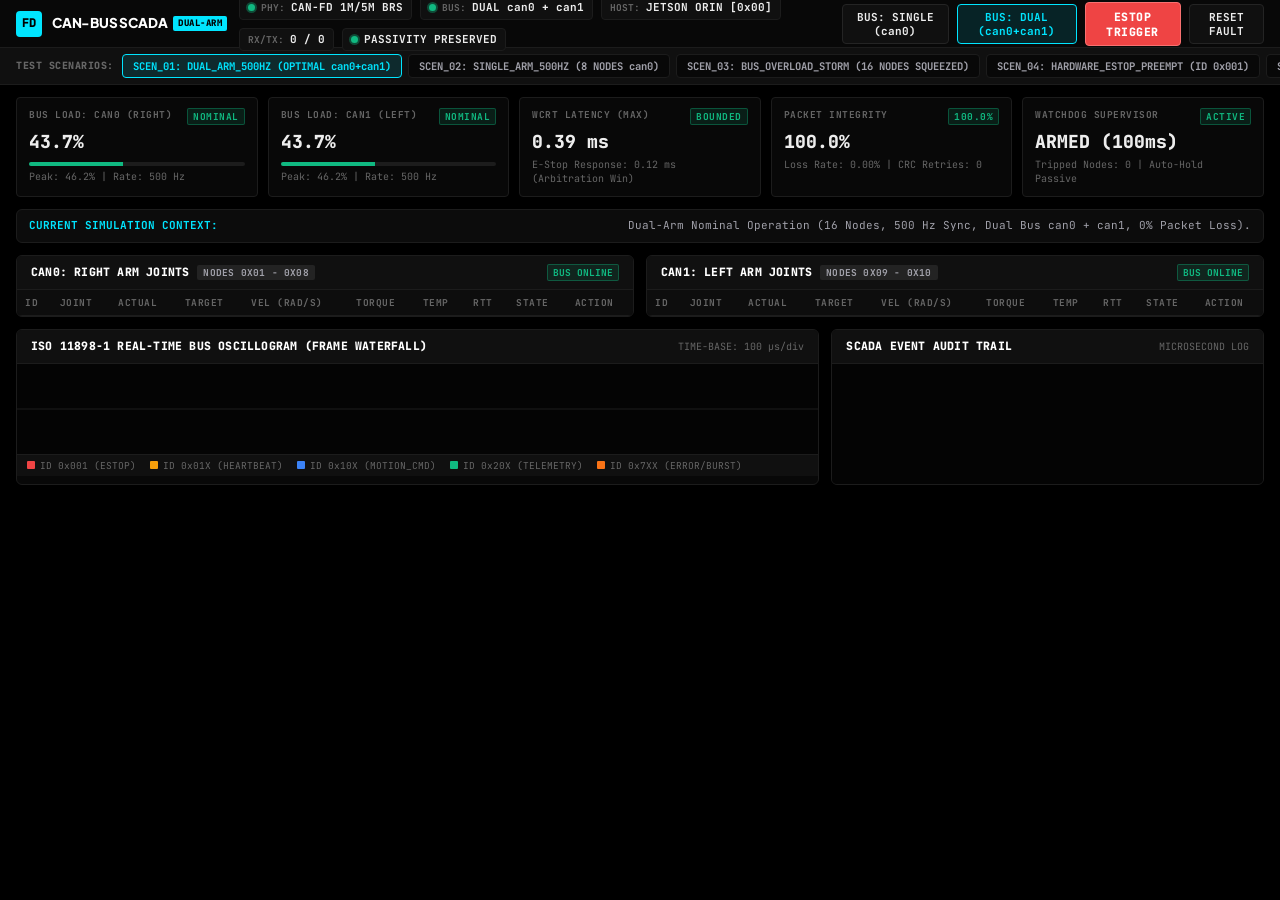
<file: software/can_fd_sim/static/index.html>
<!DOCTYPE html>
<html lang="en">
<head>
  <meta charset="UTF-8">
  <meta name="viewport" content="width=device-width, initial-scale=1.0">
  <title>CAN / CAN-FD SCADA - Humanoid Dual-Arm Diagnostics</title>
  
  <!-- Fonts: Plus Jakarta Sans & JetBrains Mono -->
  <link rel="preconnect" href="https://fonts.googleapis.com">
  <link rel="preconnect" href="https://fonts.gstatic.com" crossorigin>
  <link href="https://fonts.googleapis.com/css2?family=Plus+Jakarta+Sans:wght@400;500;600;700;800&family=JetBrains+Mono:wght@400;500;600;700;800&display=swap" rel="stylesheet">
  
  <!-- SCADA Stylesheet -->
  <link rel="stylesheet" href="css/style.css">
</head>
<body>

  <!-- 1. SCADA Header Topbar -->
  <header id="topbar">
    <div class="brand-group">
      <div class="brand-logo">FD</div>
      <div class="brand-title">
        CAN-BUS SCADA <span class="badge-v2">DUAL-ARM</span>
      </div>
    </div>

    <!-- Center Chips Hub -->
    <div class="header-center-hub">
      <div class="status-chip" id="chipProtocol" title="Physical Protocol Standard">
        <span class="pulse-dot online" id="dotProtocol"></span>
        <span class="chip-label">PHY:</span>
        <span class="chip-val mono" id="valProtocol">CAN-FD 1M/5M BRS</span>
      </div>

      <div class="status-chip" id="chipTopology" title="Hardware Bus Topology">
        <span class="pulse-dot online" id="dotTopology"></span>
        <span class="chip-label">BUS:</span>
        <span class="chip-val mono" id="valTopology">DUAL can0 + can1</span>
      </div>

      <div class="status-chip" id="chipMaster" title="Master Controller">
        <span class="chip-label">HOST:</span>
        <span class="chip-val mono" id="valMaster">JETSON ORIN [0x00]</span>
      </div>

      <div class="status-chip" id="chipFrames" title="Frame Throughput Counter">
        <span class="chip-label">RX/TX:</span>
        <span class="chip-val mono" id="valFrames">0 / 0</span>
      </div>

      <div class="status-chip" id="chipSafety" title="System Safety State">
        <span class="pulse-dot online" id="dotSafety"></span>
        <span class="chip-val mono" id="valSafety">PASSIVITY PRESERVED</span>
      </div>
    </div>

    <!-- Right Actions -->
    <div class="header-actions">
      <button type="button" id="btnBusModeSingle" class="btn-scada" onclick="setBusTopology('single')">
        BUS: SINGLE (can0)
      </button>
      <button type="button" id="btnBusModeDual" class="btn-scada active" onclick="setBusTopology('dual')">
        BUS: DUAL (can0+can1)
      </button>

      <button type="button" id="btnEStop" class="btn-estop-hard" onclick="triggerEStop()">
        ESTOP TRIGGER
      </button>
      <button type="button" id="btnResetEStop" class="btn-scada" onclick="resetEStop()">
        RESET FAULT
      </button>
    </div>
  </header>

  <!-- 2. SCADA Substrip: Test Scenario Selector -->
  <div class="scada-substrip">
    <div class="substrip-label">TEST SCENARIOS:</div>
    <div class="substrip-buttons">
      <button type="button" class="btn-scenario-strip active" onclick="applyScenario('dual_arm_nominal')">
        SCEN_01: DUAL_ARM_500HZ (OPTIMAL can0+can1)
      </button>
      <button type="button" class="btn-scenario-strip" onclick="applyScenario('single_arm_nominal')">
        SCEN_02: SINGLE_ARM_500HZ (8 NODES can0)
      </button>
      <button type="button" class="btn-scenario-strip" onclick="applyScenario('single_bus_overload')">
        SCEN_03: BUS_OVERLOAD_STORM (16 NODES SQUEEZED)
      </button>
      <button type="button" class="btn-scenario-strip" onclick="applyScenario('estop_preempt')">
        SCEN_04: HARDWARE_ESTOP_PREEMPT (ID 0x001)
      </button>
      <button type="button" class="btn-scenario-strip" onclick="applyScenario('disconnect_j4')">
        SCEN_05: WIRE_DISCONNECT_J4 (WATCHDOG TRIP)
      </button>
      <button type="button" class="btn-scenario-strip" onclick="applyScenario('emi_noise_burst')">
        SCEN_06: EMI_NOISE_BURST (CRC ERROR RETRIES)
      </button>
    </div>
  </div>

  <!-- 3. Main SCADA Grid -->
  <main class="main-scada-grid">

    <!-- KPI Metric Cards Row -->
    <section class="metric-row">
      <!-- Metric 1: Bus Load can0 -->
      <div class="metric-cell" id="cardLoadCan0">
        <div class="metric-cell-lbl">
          <span>BUS LOAD: can0 (RIGHT)</span>
          <span id="txtLoadStatusCan0" class="tag-ok">NOMINAL</span>
        </div>
        <div class="metric-cell-val mono" id="valLoadCan0">43.7%</div>
        <div class="seg-track">
          <div class="seg-fill" id="barFillCan0" style="width: 43.7%;"></div>
        </div>
        <div class="metric-sub" id="subLoadCan0">Peak: 46.2% | Rate: 500 Hz</div>
      </div>

      <!-- Metric 2: Bus Load can1 -->
      <div class="metric-cell" id="cardLoadCan1">
        <div class="metric-cell-lbl">
          <span>BUS LOAD: can1 (LEFT)</span>
          <span id="txtLoadStatusCan1" class="tag-ok">NOMINAL</span>
        </div>
        <div class="metric-cell-val mono" id="valLoadCan1">43.7%</div>
        <div class="seg-track">
          <div class="seg-fill" id="barFillCan1" style="width: 43.7%;"></div>
        </div>
        <div class="metric-sub" id="subLoadCan1">Peak: 46.2% | Rate: 500 Hz</div>
      </div>

      <!-- Metric 3: WCRT Latency -->
      <div class="metric-cell">
        <div class="metric-cell-lbl">
          <span>WCRT LATENCY (MAX)</span>
          <span class="tag-ok">BOUNDED</span>
        </div>
        <div class="metric-cell-val mono" id="valWcrtLatency">0.39 ms</div>
        <div class="metric-sub" id="subEstopLatency">E-Stop Response: 0.12 ms (Arbitration Win)</div>
      </div>

      <!-- Metric 4: Packet Integrity -->
      <div class="metric-cell">
        <div class="metric-cell-lbl">
          <span>PACKET INTEGRITY</span>
          <span class="tag-ok" id="tagIntegrity">100.0%</span>
        </div>
        <div class="metric-cell-val mono" id="valDeliveryRate">100.0%</div>
        <div class="metric-sub" id="subPacketLoss">Loss Rate: 0.00% | CRC Retries: 0</div>
      </div>

      <!-- Metric 5: Fail-Safe Watchdog -->
      <div class="metric-cell">
        <div class="metric-cell-lbl">
          <span>WATCHDOG SUPERVISOR</span>
          <span class="tag-ok" id="tagWatchdog">ACTIVE</span>
        </div>
        <div class="metric-cell-val mono" id="valWatchdogState">ARMED (100ms)</div>
        <div class="metric-sub" id="subWatchdogTrips">Tripped Nodes: 0 | Auto-Hold Passive</div>
      </div>
    </section>

    <!-- Technical Analysis Note Bar -->
    <div class="scada-panel" style="padding: 8px 12px; background: #0c0c0c;">
      <div style="display: flex; justify-content: space-between; align-items: center; font-family: var(--font-mono); font-size: 11px;">
        <span style="color: var(--primary-main); font-weight: 700;">CURRENT SIMULATION CONTEXT:</span>
        <span style="color: var(--text-secondary);" id="txtScenarioDescription">
          Dual-Arm Nominal Operation (16 Nodes, 500 Hz Sync, Dual Bus can0 + can1, 0% Packet Loss).
        </span>
      </div>
    </div>

    <!-- Dual-Arm Side-by-Side Tables -->
    <div class="dual-arm-split">
      
      <!-- LEFT COLUMN: CAN0 RIGHT ARM (NODES 1..8) -->
      <div class="scada-panel">
        <div class="panel-header">
          <div class="panel-title">
            <span>CAN0: RIGHT ARM JOINTS</span>
            <span class="panel-title-badge">NODES 0x01 - 0x08</span>
          </div>
          <span class="tag-ok mono" id="tagCan0Status">BUS ONLINE</span>
        </div>
        <div class="scada-table-wrap">
          <table class="scada-table">
            <thead>
              <tr>
                <th>ID</th>
                <th>JOINT</th>
                <th>ACTUAL</th>
                <th>TARGET</th>
                <th>VEL (rad/s)</th>
                <th>TORQUE</th>
                <th>TEMP</th>
                <th>RTT</th>
                <th>STATE</th>
                <th>ACTION</th>
              </tr>
            </thead>
            <tbody id="tbodyRightArm">
              <!-- Dynamically populated -->
            </tbody>
          </table>
        </div>
      </div>

      <!-- RIGHT COLUMN: CAN1 LEFT ARM (NODES 9..16) -->
      <div class="scada-panel">
        <div class="panel-header">
          <div class="panel-title">
            <span>CAN1: LEFT ARM JOINTS</span>
            <span class="panel-title-badge">NODES 0x09 - 0x10</span>
          </div>
          <span class="tag-ok mono" id="tagCan1Status">BUS ONLINE</span>
        </div>
        <div class="scada-table-wrap">
          <table class="scada-table">
            <thead>
              <tr>
                <th>ID</th>
                <th>JOINT</th>
                <th>ACTUAL</th>
                <th>TARGET</th>
                <th>VEL (rad/s)</th>
                <th>TORQUE</th>
                <th>TEMP</th>
                <th>RTT</th>
                <th>STATE</th>
                <th>ACTION</th>
              </tr>
            </thead>
            <tbody id="tbodyLeftArm">
              <!-- Dynamically populated -->
            </tbody>
          </table>
        </div>
      </div>

    </div>

    <!-- Oscillogram & Audit Trail Row -->
    <div class="bottom-tools-row">
      
      <!-- Real-Time Packet Waterfall Canvas -->
      <div class="scada-panel">
        <div class="panel-header">
          <div class="panel-title">
            <span>ISO 11898-1 REAL-TIME BUS OSCILLOGRAM (FRAME WATERFALL)</span>
          </div>
          <span class="mono" style="font-size: 10px; color: var(--text-muted);" id="txtWaterfallSpeed">TIME-BASE: 100 µs/div</span>
        </div>
        <canvas id="waterfallCanvas" width="900" height="90"></canvas>
        <div class="waterfall-legend">
          <div class="w-item">
            <span class="w-color" style="background: #ef4444;"></span>
            <span>ID 0x001 (ESTOP)</span>
          </div>
          <div class="w-item">
            <span class="w-color" style="background: #f59e0b;"></span>
            <span>ID 0x01X (HEARTBEAT)</span>
          </div>
          <div class="w-item">
            <span class="w-color" style="background: #3b82f6;"></span>
            <span>ID 0x10X (MOTION_CMD)</span>
          </div>
          <div class="w-item">
            <span class="w-color" style="background: #10b981;"></span>
            <span>ID 0x20X (TELEMETRY)</span>
          </div>
          <div class="w-item">
            <span class="w-color" style="background: #f97316;"></span>
            <span>ID 0x7XX (ERROR/BURST)</span>
          </div>
        </div>
      </div>

      <!-- SCADA Event Audit Trail -->
      <div class="scada-panel">
        <div class="panel-header">
          <div class="panel-title">
            <span>SCADA EVENT AUDIT TRAIL</span>
          </div>
          <span class="mono" style="font-size: 10px; color: var(--text-muted);">MICROSECOND LOG</span>
        </div>
        <div class="scada-log-box" id="scadaAuditLog">
          <!-- Dynamically populated -->
        </div>
      </div>

    </div>

  </main>

  <!-- JS Logic -->
  <script src="js/app.js"></script>
</body>
</html>
</file>
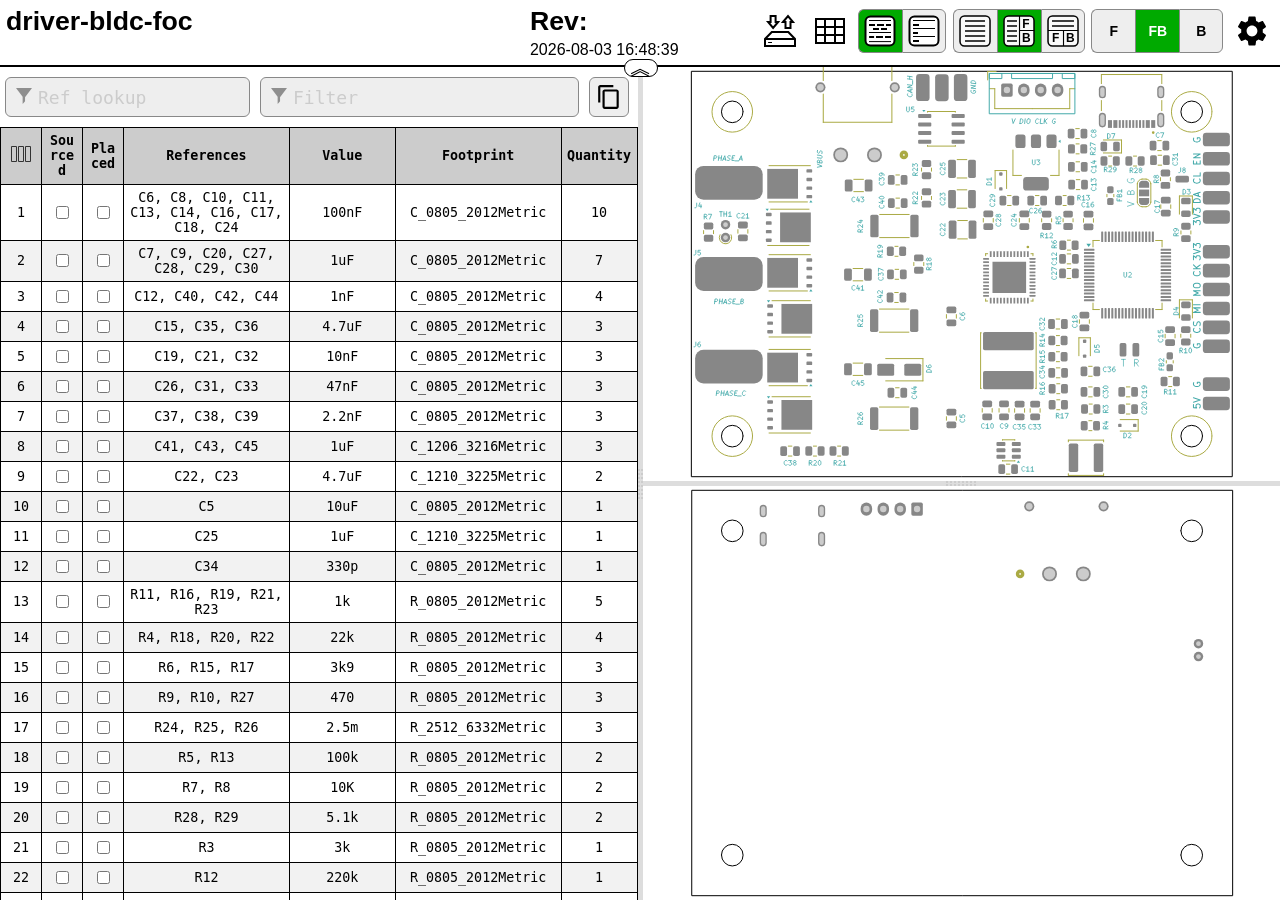
<file: hardware/electronics/driver-bldc-foc/bom/ibom.html>
<!DOCTYPE html>
<html lang="en">

<head>
  <meta charset="UTF-8">
  <meta name="viewport" content="width=device-width, initial-scale=1.0">
  <title>Interactive BOM for KiCAD</title>
  <style type="text/css">
:root {
  --pcb-edge-color: black;
  --pad-color: #878787;
  --pad-hole-color: #CCCCCC;
  --pad-color-highlight: #D04040;
  --pad-color-highlight-both: #D0D040;
  --pad-color-highlight-marked: #44a344;
  --pin1-outline-color: #ffb629;
  --pin1-outline-color-highlight: #ffb629;
  --pin1-outline-color-highlight-both: #fcbb39;
  --pin1-outline-color-highlight-marked: #fdbe41;
  --silkscreen-edge-color: #aa4;
  --silkscreen-polygon-color: #4aa;
  --silkscreen-text-color: #4aa;
  --fabrication-edge-color: #907651;
  --fabrication-polygon-color: #907651;
  --fabrication-text-color: #a27c24;
  --track-color: #def5f1;
  --track-color-highlight: #D04040;
  --zone-color: #def5f1;
  --zone-color-highlight: #d0404080;
}

html,
body {
  margin: 0px;
  height: 100%;
  font-family: Verdana, sans-serif;
}

.dark.topmostdiv {
  --pcb-edge-color: #eee;
  --pad-color: #808080;
  --pin1-outline-color: #ffa800;
  --pin1-outline-color-highlight: #ccff00;
  --track-color: #42524f;
  --zone-color: #42524f;
  background-color: #252c30;
  color: #eee;
}

button {
  background-color: #eee;
  border: 1px solid #888;
  color: black;
  height: 44px;
  width: 44px;
  text-align: center;
  text-decoration: none;
  display: inline-block;
  font-size: 14px;
  font-weight: bolder;
}

.dark button {
  /* This will be inverted */
  background-color: #c3b7b5;
}

button.depressed {
  background-color: #0a0;
  color: white;
}

.dark button.depressed {
  /* This will be inverted */
  background-color: #b3b;
}

button:focus {
  outline: 0;
}

button#tb-btn {
  background-image: url("data:image/svg+xml,%3Csvg xmlns='http://www.w3.org/2000/svg' viewBox='0 0 8.47 8.47'%3E%3Crect transform='translate(0 -288.53)' ry='1.17' y='288.8' x='.27' height='7.94' width='7.94' fill='%23f9f9f9'/%3E%3Cg transform='translate(0 -288.53)'%3E%3Crect width='7.94' height='7.94' x='.27' y='288.8' ry='1.17' fill='none' stroke='%23000' stroke-width='.4' stroke-linejoin='round'/%3E%3Cpath d='M1.32 290.12h5.82M1.32 291.45h5.82' fill='none' stroke='%23000' stroke-width='.4'/%3E%3Cpath d='M4.37 292.5v4.23M.26 292.63H8.2' fill='none' stroke='%23000' stroke-width='.3'/%3E%3Ctext font-weight='700' font-size='3.17' font-family='sans-serif'%3E%3Ctspan x='1.35' y='295.73'%3EF%3C/tspan%3E%3Ctspan x='5.03' y='295.68'%3EB%3C/tspan%3E%3C/text%3E%3C/g%3E%3C/svg%3E%0A");
}

button#lr-btn {
  background-image: url("data:image/svg+xml,%3Csvg xmlns='http://www.w3.org/2000/svg' viewBox='0 0 8.47 8.47'%3E%3Crect transform='translate(0 -288.53)' ry='1.17' y='288.8' x='.27' height='7.94' width='7.94' fill='%23f9f9f9'/%3E%3Cg transform='translate(0 -288.53)'%3E%3Crect width='7.94' height='7.94' x='.27' y='288.8' ry='1.17' fill='none' stroke='%23000' stroke-width='.4' stroke-linejoin='round'/%3E%3Cpath d='M1.06 290.12H3.7m-2.64 1.33H3.7m-2.64 1.32H3.7m-2.64 1.3H3.7m-2.64 1.33H3.7' fill='none' stroke='%23000' stroke-width='.4'/%3E%3Cpath d='M4.37 288.8v7.94m0-4.11h3.96' fill='none' stroke='%23000' stroke-width='.3'/%3E%3Ctext font-weight='700' font-size='3.17' font-family='sans-serif'%3E%3Ctspan x='5.11' y='291.96'%3EF%3C/tspan%3E%3Ctspan x='5.03' y='295.68'%3EB%3C/tspan%3E%3C/text%3E%3C/g%3E%3C/svg%3E%0A");
}

button#bom-btn {
  background-image: url("data:image/svg+xml,%3Csvg xmlns='http://www.w3.org/2000/svg' viewBox='0 0 8.47 8.47'%3E%3Crect transform='translate(0 -288.53)' ry='1.17' y='288.8' x='.27' height='7.94' width='7.94' fill='%23f9f9f9'/%3E%3Cg transform='translate(0 -288.53)' fill='none' stroke='%23000' stroke-width='.4'%3E%3Crect width='7.94' height='7.94' x='.27' y='288.8' ry='1.17' stroke-linejoin='round'/%3E%3Cpath d='M1.59 290.12h5.29M1.59 291.45h5.33M1.59 292.75h5.33M1.59 294.09h5.33M1.59 295.41h5.33'/%3E%3C/g%3E%3C/svg%3E");
}

button#bom-grouped-btn {
  background-image: url("data:image/svg+xml,%3Csvg xmlns='http://www.w3.org/2000/svg' width='32' height='32'%3E%3Cg stroke='%23000' stroke-linejoin='round' class='layer'%3E%3Crect width='29' height='29' x='1.5' y='1.5' stroke-width='2' fill='%23fff' rx='5' ry='5'/%3E%3Cpath stroke-linecap='square' stroke-width='2' d='M6 10h4m4 0h5m4 0h3M6.1 22h3m3.9 0h5m4 0h4m-16-8h4m4 0h4'/%3E%3Cpath stroke-linecap='null' d='M5 17.5h22M5 26.6h22M5 5.5h22'/%3E%3C/g%3E%3C/svg%3E");
}

button#bom-ungrouped-btn {
  background-image: url("data:image/svg+xml,%3Csvg xmlns='http://www.w3.org/2000/svg' width='32' height='32'%3E%3Cg stroke='%23000' stroke-linejoin='round' class='layer'%3E%3Crect width='29' height='29' x='1.5' y='1.5' stroke-width='2' fill='%23fff' rx='5' ry='5'/%3E%3Cpath stroke-linecap='square' stroke-width='2' d='M6 10h4m-4 8h3m-3 8h4'/%3E%3Cpath stroke-linecap='null' d='M5 13.5h22m-22 8h22M5 5.5h22'/%3E%3C/g%3E%3C/svg%3E");
}

button#bom-netlist-btn {
  background-image: url("data:image/svg+xml,%3Csvg xmlns='http://www.w3.org/2000/svg' width='32' height='32'%3E%3Cg fill='none' stroke='%23000' class='layer'%3E%3Crect width='29' height='29' x='1.5' y='1.5' stroke-width='2' fill='%23fff' rx='5' ry='5'/%3E%3Cpath stroke-width='2' d='M6 26l6-6v-8m13.8-6.3l-6 6v8'/%3E%3Ccircle cx='11.8' cy='9.5' r='2.8' stroke-width='2'/%3E%3Ccircle cx='19.8' cy='22.8' r='2.8' stroke-width='2'/%3E%3C/g%3E%3C/svg%3E");
}

button#copy {
  background-image: url("data:image/svg+xml,%3Csvg height='48' viewBox='0 0 48 48' width='48' xmlns='http://www.w3.org/2000/svg'%3E%3Cpath d='M0 0h48v48h-48z' fill='none'/%3E%3Cpath d='M32 2h-24c-2.21 0-4 1.79-4 4v28h4v-28h24v-4zm6 8h-22c-2.21 0-4 1.79-4 4v28c0 2.21 1.79 4 4 4h22c2.21 0 4-1.79 4-4v-28c0-2.21-1.79-4-4-4zm0 32h-22v-28h22v28z'/%3E%3C/svg%3E");
  background-position: 6px 6px;
  background-repeat: no-repeat;
  background-size: 26px 26px;
  border-radius: 6px;
  height: 40px;
  width: 40px;
  margin: 10px 5px;
}

button#copy:active {
  box-shadow: inset 0px 0px 5px #6c6c6c;
}

textarea.clipboard-temp {
  position: fixed;
  top: 0;
  left: 0;
  width: 2em;
  height: 2em;
  padding: 0;
  border: None;
  outline: None;
  box-shadow: None;
  background: transparent;
}

.left-most-button {
  border-right: 0;
  border-top-left-radius: 6px;
  border-bottom-left-radius: 6px;
}

.middle-button {
  border-right: 0;
}

.right-most-button {
  border-top-right-radius: 6px;
  border-bottom-right-radius: 6px;
}

.button-container {
  font-size: 0;
  margin: 0.4rem 0.4rem 0.4rem 0;
}

.dark .button-container {
  filter: invert(1);
}

.button-container button {
  background-size: 32px 32px;
  background-position: 5px 5px;
  background-repeat: no-repeat;
}

@media print {
  .hideonprint {
    display: none;
  }
}

canvas {
  cursor: crosshair;
}

canvas:active {
  cursor: grabbing;
}

.fileinfo {
  width: 100%;
  max-width: 1000px;
  border: none;
  padding: 3px;
}

.fileinfo .title {
  font-size: 20pt;
  font-weight: bold;
}

.fileinfo td {
  overflow: hidden;
  white-space: nowrap;
  max-width: 1px;
  width: 50%;
  text-overflow: ellipsis;
}

.bom {
  border-collapse: collapse;
  font-family: Consolas, "DejaVu Sans Mono", Monaco, monospace;
  font-size: 10pt;
  table-layout: fixed;
  width: 100%;
  margin-top: 1px;
  position: relative;
}

.bom th,
.bom td {
  border: 1px solid black;
  padding: 5px;
  word-wrap: break-word;
  text-align: center;
  position: relative;
}

.dark .bom th,
.dark .bom td {
  border: 1px solid #777;
}

.bom th {
  background-color: #CCCCCC;
  background-clip: padding-box;
}

.dark .bom th {
  background-color: #3b4749;
}

.bom tr.highlighted:nth-child(n) {
  background-color: #cfc;
}

.dark .bom tr.highlighted:nth-child(n) {
  background-color: #226022;
}

.bom tr:nth-child(even) {
  background-color: #f2f2f2;
}

.dark .bom tr:nth-child(even) {
  background-color: #313b40;
}

.bom tr.checked {
  color: #1cb53d;
}

.dark .bom tr.checked {
  color: #2cce54;
}

.bom tr {
  transition: background-color 0.2s;
}

.bom .numCol {
  width: 30px;
}

.bom .value {
  width: 15%;
}

.bom .quantity {
  width: 65px;
}

.bom th .sortmark {
  position: absolute;
  right: 1px;
  top: 1px;
  margin-top: -5px;
  border-width: 5px;
  border-style: solid;
  border-color: transparent transparent #221 transparent;
  transform-origin: 50% 85%;
  transition: opacity 0.2s, transform 0.4s;
}

.dark .bom th .sortmark {
  filter: invert(1);
}

.bom th .sortmark.none {
  opacity: 0;
}

.bom th .sortmark.desc {
  transform: rotate(180deg);
}

.bom th:hover .sortmark.none {
  opacity: 0.5;
}

.bom .bom-checkbox {
  width: 30px;
  position: relative;
  user-select: none;
  -moz-user-select: none;
}

.bom .bom-checkbox:before {
  content: "";
  position: absolute;
  border-width: 15px;
  border-style: solid;
  border-color: #51829f transparent transparent transparent;
  visibility: hidden;
  top: -15px;
}

.bom .bom-checkbox:after {
  content: "Double click to set/unset all";
  position: absolute;
  color: white;
  top: -35px;
  left: -26px;
  background: #51829f;
  padding: 5px 15px;
  border-radius: 8px;
  white-space: nowrap;
  visibility: hidden;
}

.bom .bom-checkbox:hover:before,
.bom .bom-checkbox:hover:after {
  visibility: visible;
  transition: visibility 0.2s linear 1s;
}

.split {
  -webkit-box-sizing: border-box;
  -moz-box-sizing: border-box;
  box-sizing: border-box;
  overflow-y: auto;
  overflow-x: hidden;
  background-color: inherit;
}

.split.split-horizontal,
.gutter.gutter-horizontal {
  height: 100%;
  float: left;
}

.gutter {
  background-color: #ddd;
  background-repeat: no-repeat;
  background-position: 50%;
  transition: background-color 0.3s;
}

.dark .gutter {
  background-color: #777;
}

.gutter.gutter-horizontal {
  background-image: url('[data-uri]');
  cursor: ew-resize;
  width: 5px;
}

.gutter.gutter-vertical {
  background-image: url('[data-uri]');
  cursor: ns-resize;
  height: 5px;
}

.searchbox {
  float: left;
  height: 40px;
  margin: 10px 5px;
  padding: 12px 32px;
  font-family: Consolas, "DejaVu Sans Mono", Monaco, monospace;
  font-size: 18px;
  box-sizing: border-box;
  border: 1px solid #888;
  border-radius: 6px;
  outline: none;
  background-color: #eee;
  transition: background-color 0.2s, border 0.2s;
  background-image: url('[data-uri]');
  background-position: 10px 10px;
  background-repeat: no-repeat;
}

.dark .searchbox {
  background-color: #111;
  color: #eee;
}

.searchbox::placeholder {
  color: #ccc;
}

.dark .searchbox::placeholder {
  color: #666;
}

.filter {
  width: calc(60% - 64px);
}

.reflookup {
  width: calc(40% - 10px);
}

input[type=text]:focus {
  background-color: white;
  border: 1px solid #333;
}

.dark input[type=text]:focus {
  background-color: #333;
  border: 1px solid #ccc;
}

mark.highlight {
  background-color: #5050ff;
  color: #fff;
  padding: 2px;
  border-radius: 6px;
}

.dark mark.highlight {
  background-color: #76a6da;
  color: #111;
}

.menubtn {
  background-color: white;
  border: none;
  background-image: url("data:image/svg+xml,%3Csvg xmlns='http://www.w3.org/2000/svg' width='36' height='36' viewBox='0 0 20 20'%3E%3Cpath fill='none' d='M0 0h20v20H0V0z'/%3E%3Cpath d='M15.95 10.78c.03-.25.05-.51.05-.78s-.02-.53-.06-.78l1.69-1.32c.15-.12.19-.34.1-.51l-1.6-2.77c-.1-.18-.31-.24-.49-.18l-1.99.8c-.42-.32-.86-.58-1.35-.78L12 2.34c-.03-.2-.2-.34-.4-.34H8.4c-.2 0-.36.14-.39.34l-.3 2.12c-.49.2-.94.47-1.35.78l-1.99-.8c-.18-.07-.39 0-.49.18l-1.6 2.77c-.1.18-.06.39.1.51l1.69 1.32c-.04.25-.07.52-.07.78s.02.53.06.78L2.37 12.1c-.15.12-.19.34-.1.51l1.6 2.77c.1.18.31.24.49.18l1.99-.8c.42.32.86.58 1.35.78l.3 2.12c.04.2.2.34.4.34h3.2c.2 0 .37-.14.39-.34l.3-2.12c.49-.2.94-.47 1.35-.78l1.99.8c.18.07.39 0 .49-.18l1.6-2.77c.1-.18.06-.39-.1-.51l-1.67-1.32zM10 13c-1.65 0-3-1.35-3-3s1.35-3 3-3 3 1.35 3 3-1.35 3-3 3z'/%3E%3C/svg%3E%0A");
  background-position: center;
  background-repeat: no-repeat;
}

.statsbtn {
  background-color: white;
  border: none;
  background-image: url("data:image/svg+xml,%3Csvg width='36' height='36' xmlns='http://www.w3.org/2000/svg'%3E%3Cpath d='M4 6h28v24H4V6zm0 8h28v8H4m9-16v24h10V5.8' fill='none' stroke='%23000' stroke-width='2'/%3E%3C/svg%3E");
  background-position: center;
  background-repeat: no-repeat;
}

.iobtn {
  background-color: white;
  border: none;
  background-image: url("data:image/svg+xml,%3Csvg xmlns='http://www.w3.org/2000/svg' width='36' height='36'%3E%3Cpath fill='none' stroke='%23000' stroke-width='2' d='M3 33v-7l6.8-7h16.5l6.7 7v7H3zM3.2 26H33M21 9l5-5.9 5 6h-2.5V15h-5V9H21zm-4.9 0l-5 6-5-6h2.5V3h5v6h2.5z'/%3E%3Cpath fill='none' stroke='%23000' d='M6.1 29.5H10'/%3E%3C/svg%3E");
  background-position: center;
  background-repeat: no-repeat;
}

.visbtn {
  background-image: url("data:image/svg+xml,%3Csvg xmlns='http://www.w3.org/2000/svg' width='24' height='24'%3E%3Cpath fill='none' stroke='%23333' d='M2.5 4.5h5v15h-5zM9.5 4.5h5v15h-5zM16.5 4.5h5v15h-5z'/%3E%3C/svg%3E");
  background-position: center;
  background-repeat: no-repeat;
  padding: 15px;
}

#vismenu-content {
  left: 0px;
  font-family: Verdana, sans-serif;
}

.dark .statsbtn,
.dark .savebtn,
.dark .menubtn,
.dark .iobtn,
.dark .visbtn {
  filter: invert(1);
}

.flexbox {
  display: flex;
  align-items: center;
  justify-content: space-between;
  width: 100%;
}

.savebtn {
  background-color: #d6d6d6;
  width: auto;
  height: 30px;
  flex-grow: 1;
  margin: 5px;
  border-radius: 4px;
}

.savebtn:active {
  background-color: #0a0;
  color: white;
}

.dark .savebtn:active {
  /* This will be inverted */
  background-color: #b3b;
}

.stats {
  border-collapse: collapse;
  font-size: 12pt;
  table-layout: fixed;
  width: 100%;
  min-width: 450px;
}

.dark .stats td {
  border: 1px solid #bbb;
}

.stats td {
  border: 1px solid black;
  padding: 5px;
  word-wrap: break-word;
  text-align: center;
  position: relative;
}

#checkbox-stats div {
  position: absolute;
  left: 0;
  top: 0;
  height: 100%;
  width: 100%;
  display: flex;
  align-items: center;
  justify-content: center;
}

#checkbox-stats .bar {
  background-color: rgba(28, 251, 0, 0.6);
}

.menu {
  position: relative;
  display: inline-block;
  margin: 0.4rem 0.4rem 0.4rem 0;
}

.menu-content {
  font-size: 12pt !important;
  text-align: left !important;
  font-weight: normal !important;
  display: none;
  position: absolute;
  background-color: white;
  right: 0;
  min-width: 300px;
  box-shadow: 0px 8px 16px 0px rgba(0, 0, 0, 0.2);
  z-index: 100;
  padding: 8px;
}

.dark .menu-content {
  background-color: #111;
}

.menu:hover .menu-content {
  display: block;
}

.menu:hover .menubtn,
.menu:hover .iobtn,
.menu:hover .statsbtn {
  background-color: #eee;
}

.menu-label {
  display: inline-block;
  padding: 8px;
  border: 1px solid #ccc;
  border-top: 0;
  width: calc(100% - 18px);
}

.menu-label-top {
  border-top: 1px solid #ccc;
}

.menu-textbox {
  float: left;
  height: 24px;
  margin: 10px 5px;
  padding: 5px 5px;
  font-family: Consolas, "DejaVu Sans Mono", Monaco, monospace;
  font-size: 14px;
  box-sizing: border-box;
  border: 1px solid #888;
  border-radius: 4px;
  outline: none;
  background-color: #eee;
  transition: background-color 0.2s, border 0.2s;
  width: calc(100% - 10px);
}

.menu-textbox.invalid,
.dark .menu-textbox.invalid {
  color: red;
}

.dark .menu-textbox {
  background-color: #222;
  color: #eee;
}

.radio-container {
  margin: 4px;
}

.topmostdiv {
  display: flex;
  flex-direction: column;
  width: 100%;
  background-color: white;
  transition: background-color 0.3s;
  min-height: 100%;
}

#top {
  display: flex;
  flex-wrap: wrap;
  justify-content: flex-end;
  align-items: center;
}

#topdivider {
  border-bottom: 2px solid black;
  display: flex;
  justify-content: center;
  align-items: center;
}

.dark #topdivider {
  border-bottom: 2px solid #ccc;
}

#topdivider>div {
  position: relative;
}

#toptoggle {
  cursor: pointer;
  user-select: none;
  position: absolute;
  padding: 0.1rem 0.3rem;
  top: -0.4rem;
  left: -1rem;
  font-size: 1.4rem;
  line-height: 60%;
  border: 1px solid black;
  border-radius: 1rem;
  background-color: #fff;
  z-index: 100;
}

.flipped {
  transform: rotate(0.5turn);
}

.dark #toptoggle {
  border: 1px solid #fff;
  background-color: #222;
}

#fileinfodiv {
  flex: 20rem 1 0;
  overflow: auto;
}

#bomcontrols {
  display: flex;
  flex-direction: row-reverse;
}

#bomcontrols>* {
  flex-shrink: 0;
}

#dbg {
  display: block;
}

::-webkit-scrollbar {
  width: 8px;
}

::-webkit-scrollbar-track {
  background: #aaa;
}

::-webkit-scrollbar-thumb {
  background: #666;
  border-radius: 3px;
}

::-webkit-scrollbar-thumb:hover {
  background: #555;
}

.slider {
  -webkit-appearance: none;
  width: 100%;
  margin: 3px 0;
  padding: 0;
  outline: none;
  opacity: 0.7;
  -webkit-transition: .2s;
  transition: opacity .2s;
  border-radius: 3px;
}

.slider:hover {
  opacity: 1;
}

.slider:focus {
  outline: none;
}

.slider::-webkit-slider-runnable-track {
  -webkit-appearance: none;
  width: 100%;
  height: 8px;
  background: #d3d3d3;
  border-radius: 3px;
  border: none;
}

.slider::-webkit-slider-thumb {
  -webkit-appearance: none;
  width: 15px;
  height: 15px;
  border-radius: 50%;
  background: #0a0;
  cursor: pointer;
  margin-top: -4px;
}

.dark .slider::-webkit-slider-thumb {
  background: #3d3;
}

.slider::-moz-range-thumb {
  width: 15px;
  height: 15px;
  border-radius: 50%;
  background: #0a0;
  cursor: pointer;
}

.slider::-moz-range-track {
  height: 8px;
  background: #d3d3d3;
  border-radius: 3px;
}

.dark .slider::-moz-range-thumb {
  background: #3d3;
}

.slider::-ms-track {
  width: 100%;
  height: 8px;
  border-width: 3px 0;
  background: transparent;
  border-color: transparent;
  color: transparent;
  transition: opacity .2s;
}

.slider::-ms-fill-lower {
  background: #d3d3d3;
  border: none;
  border-radius: 3px;
}

.slider::-ms-fill-upper {
  background: #d3d3d3;
  border: none;
  border-radius: 3px;
}

.slider::-ms-thumb {
  width: 15px;
  height: 15px;
  border-radius: 50%;
  background: #0a0;
  cursor: pointer;
  margin: 0;
}

.shameless-plug {
  font-size: 0.8em;
  text-align: center;
  display: block;
}

a {
  color: #0278a4;
}

.dark a {
  color: #00b9fd;
}

#frontcanvas,
#backcanvas {
  touch-action: none;
}

.placeholder {
  border: 1px dashed #9f9fda !important;
  background-color: #edf2f7 !important;
}

.dragging {
  z-index: 999;
}

.dark .dragging>table>tbody>tr {
  background-color: #252c30;
}

.dark .placeholder {
  filter: invert(1);
}

.column-spacer {
  top: 0;
  left: 0;
  width: calc(100% - 4px);
  position: absolute;
  cursor: pointer;
  user-select: none;
  height: 100%;
}

.column-width-handle {
  top: 0;
  right: 0;
  width: 4px;
  position: absolute;
  cursor: col-resize;
  user-select: none;
  height: 100%;
}

.column-width-handle:hover {
  background-color: #4f99bd;
}

.help-link {
  border: 1px solid #0278a4;
  padding-inline: 0.3rem;
  border-radius: 3px;
  cursor: pointer;
}

.dark .help-link {
  border: 1px solid #00b9fd;
}

.bom-color {
  width: 20%;
}

.color-column input {
  width: 1.6rem;
  height: 1rem;
  border: 1px solid black;
  cursor: pointer;
  padding: 0;
}

/* removes default styling from input color element */
::-webkit-color-swatch {
  border: none;
}

::-webkit-color-swatch-wrapper {
  padding: 0;
}

::-moz-color-swatch,
::-moz-focus-inner {
  border: none;
}

::-moz-focus-inner {
  padding: 0;
}

  </style>
  <script type="text/javascript" >
///////////////////////////////////////////////
/*
  Split.js - v1.3.5
  MIT License
  https://github.com/nathancahill/Split.js
*/
!function(e,t){"object"==typeof exports&&"undefined"!=typeof module?module.exports=t():"function"==typeof define&&define.amd?define(t):e.Split=t()}(this,function(){"use strict";var e=window,t=e.document,n="addEventListener",i="removeEventListener",r="getBoundingClientRect",s=function(){return!1},o=e.attachEvent&&!e[n],a=["","-webkit-","-moz-","-o-"].filter(function(e){var n=t.createElement("div");return n.style.cssText="width:"+e+"calc(9px)",!!n.style.length}).shift()+"calc",l=function(e){return"string"==typeof e||e instanceof String?t.querySelector(e):e};return function(u,c){function z(e,t,n){var i=A(y,t,n);Object.keys(i).forEach(function(t){return e.style[t]=i[t]})}function h(e,t){var n=B(y,t);Object.keys(n).forEach(function(t){return e.style[t]=n[t]})}function f(e){var t=E[this.a],n=E[this.b],i=t.size+n.size;t.size=e/this.size*i,n.size=i-e/this.size*i,z(t.element,t.size,this.aGutterSize),z(n.element,n.size,this.bGutterSize)}function m(e){var t;this.dragging&&((t="touches"in e?e.touches[0][b]-this.start:e[b]-this.start)<=E[this.a].minSize+M+this.aGutterSize?t=E[this.a].minSize+this.aGutterSize:t>=this.size-(E[this.b].minSize+M+this.bGutterSize)&&(t=this.size-(E[this.b].minSize+this.bGutterSize)),f.call(this,t),c.onDrag&&c.onDrag())}function g(){var e=E[this.a].element,t=E[this.b].element;this.size=e[r]()[y]+t[r]()[y]+this.aGutterSize+this.bGutterSize,this.start=e[r]()[G]}function d(){var t=this,n=E[t.a].element,r=E[t.b].element;t.dragging&&c.onDragEnd&&c.onDragEnd(),t.dragging=!1,e[i]("mouseup",t.stop),e[i]("touchend",t.stop),e[i]("touchcancel",t.stop),t.parent[i]("mousemove",t.move),t.parent[i]("touchmove",t.move),delete t.stop,delete t.move,n[i]("selectstart",s),n[i]("dragstart",s),r[i]("selectstart",s),r[i]("dragstart",s),n.style.userSelect="",n.style.webkitUserSelect="",n.style.MozUserSelect="",n.style.pointerEvents="",r.style.userSelect="",r.style.webkitUserSelect="",r.style.MozUserSelect="",r.style.pointerEvents="",t.gutter.style.cursor="",t.parent.style.cursor=""}function S(t){var i=this,r=E[i.a].element,o=E[i.b].element;!i.dragging&&c.onDragStart&&c.onDragStart(),t.preventDefault(),i.dragging=!0,i.move=m.bind(i),i.stop=d.bind(i),e[n]("mouseup",i.stop),e[n]("touchend",i.stop),e[n]("touchcancel",i.stop),i.parent[n]("mousemove",i.move),i.parent[n]("touchmove",i.move),r[n]("selectstart",s),r[n]("dragstart",s),o[n]("selectstart",s),o[n]("dragstart",s),r.style.userSelect="none",r.style.webkitUserSelect="none",r.style.MozUserSelect="none",r.style.pointerEvents="none",o.style.userSelect="none",o.style.webkitUserSelect="none",o.style.MozUserSelect="none",o.style.pointerEvents="none",i.gutter.style.cursor=j,i.parent.style.cursor=j,g.call(i)}function v(e){e.forEach(function(t,n){if(n>0){var i=F[n-1],r=E[i.a],s=E[i.b];r.size=e[n-1],s.size=t,z(r.element,r.size,i.aGutterSize),z(s.element,s.size,i.bGutterSize)}})}function p(){F.forEach(function(e){e.parent.removeChild(e.gutter),E[e.a].element.style[y]="",E[e.b].element.style[y]=""})}void 0===c&&(c={});var y,b,G,E,w=l(u[0]).parentNode,D=e.getComputedStyle(w).flexDirection,U=c.sizes||u.map(function(){return 100/u.length}),k=void 0!==c.minSize?c.minSize:100,x=Array.isArray(k)?k:u.map(function(){return k}),L=void 0!==c.gutterSize?c.gutterSize:10,M=void 0!==c.snapOffset?c.snapOffset:30,O=c.direction||"horizontal",j=c.cursor||("horizontal"===O?"ew-resize":"ns-resize"),C=c.gutter||function(e,n){var i=t.createElement("div");return i.className="gutter gutter-"+n,i},A=c.elementStyle||function(e,t,n){var i={};return"string"==typeof t||t instanceof String?i[e]=t:i[e]=o?t+"%":a+"("+t+"% - "+n+"px)",i},B=c.gutterStyle||function(e,t){return n={},n[e]=t+"px",n;var n};"horizontal"===O?(y="width","clientWidth",b="clientX",G="left","paddingLeft"):"vertical"===O&&(y="height","clientHeight",b="clientY",G="top","paddingTop");var F=[];return E=u.map(function(e,t){var i,s={element:l(e),size:U[t],minSize:x[t]};if(t>0&&(i={a:t-1,b:t,dragging:!1,isFirst:1===t,isLast:t===u.length-1,direction:O,parent:w},i.aGutterSize=L,i.bGutterSize=L,i.isFirst&&(i.aGutterSize=L/2),i.isLast&&(i.bGutterSize=L/2),"row-reverse"===D||"column-reverse"===D)){var a=i.a;i.a=i.b,i.b=a}if(!o&&t>0){var c=C(t,O);h(c,L),c[n]("mousedown",S.bind(i)),c[n]("touchstart",S.bind(i)),w.insertBefore(c,s.element),i.gutter=c}0===t||t===u.length-1?z(s.element,s.size,L/2):z(s.element,s.size,L);var f=s.element[r]()[y];return f<s.minSize&&(s.minSize=f),t>0&&F.push(i),s}),o?{setSizes:v,destroy:p}:{setSizes:v,getSizes:function(){return E.map(function(e){return e.size})},collapse:function(e){if(e===F.length){var t=F[e-1];g.call(t),o||f.call(t,t.size-t.bGutterSize)}else{var n=F[e];g.call(n),o||f.call(n,n.aGutterSize)}},destroy:p}}});

///////////////////////////////////////////////

///////////////////////////////////////////////
// Copyright (c) 2013 Pieroxy <pieroxy@pieroxy.net>
// This work is free. You can redistribute it and/or modify it
// under the terms of the WTFPL, Version 2
// For more information see LICENSE.txt or http://www.wtfpl.net/
//
// For more information, the home page:
// http://pieroxy.net/blog/pages/lz-string/testing.html
//
// LZ-based compression algorithm, version 1.4.4
var LZString=function(){var o=String.fromCharCode,i={};var n={decompressFromBase64:function(o){return null==o?"":""==o?null:n._decompress(o.length,32,function(n){return function(o,n){if(!i[o]){i[o]={};for(var t=0;t<o.length;t++)i[o][o.charAt(t)]=t}return i[o][n]}("ABCDEFGHIJKLMNOPQRSTUVWXYZabcdefghijklmnopqrstuvwxyz0123456789+/=",o.charAt(n))})},_decompress:function(i,n,t){var r,e,a,s,p,u,l,f=[],c=4,d=4,h=3,v="",g=[],m={val:t(0),position:n,index:1};for(r=0;r<3;r+=1)f[r]=r;for(a=0,p=Math.pow(2,2),u=1;u!=p;)s=m.val&m.position,m.position>>=1,0==m.position&&(m.position=n,m.val=t(m.index++)),a|=(s>0?1:0)*u,u<<=1;switch(a){case 0:for(a=0,p=Math.pow(2,8),u=1;u!=p;)s=m.val&m.position,m.position>>=1,0==m.position&&(m.position=n,m.val=t(m.index++)),a|=(s>0?1:0)*u,u<<=1;l=o(a);break;case 1:for(a=0,p=Math.pow(2,16),u=1;u!=p;)s=m.val&m.position,m.position>>=1,0==m.position&&(m.position=n,m.val=t(m.index++)),a|=(s>0?1:0)*u,u<<=1;l=o(a);break;case 2:return""}for(f[3]=l,e=l,g.push(l);;){if(m.index>i)return"";for(a=0,p=Math.pow(2,h),u=1;u!=p;)s=m.val&m.position,m.position>>=1,0==m.position&&(m.position=n,m.val=t(m.index++)),a|=(s>0?1:0)*u,u<<=1;switch(l=a){case 0:for(a=0,p=Math.pow(2,8),u=1;u!=p;)s=m.val&m.position,m.position>>=1,0==m.position&&(m.position=n,m.val=t(m.index++)),a|=(s>0?1:0)*u,u<<=1;f[d++]=o(a),l=d-1,c--;break;case 1:for(a=0,p=Math.pow(2,16),u=1;u!=p;)s=m.val&m.position,m.position>>=1,0==m.position&&(m.position=n,m.val=t(m.index++)),a|=(s>0?1:0)*u,u<<=1;f[d++]=o(a),l=d-1,c--;break;case 2:return g.join("")}if(0==c&&(c=Math.pow(2,h),h++),f[l])v=f[l];else{if(l!==d)return null;v=e+e.charAt(0)}g.push(v),f[d++]=e+v.charAt(0),e=v,0==--c&&(c=Math.pow(2,h),h++)}}};return n}();"function"==typeof define&&define.amd?define(function(){return LZString}):"undefined"!=typeof module&&null!=module?module.exports=LZString:"undefined"!=typeof angular&&null!=angular&&angular.module("LZString",[]).factory("LZString",function(){return LZString});
///////////////////////////////////////////////

///////////////////////////////////////////////
/*!
 * PEP v0.4.3 | https://github.com/jquery/PEP
 * Copyright jQuery Foundation and other contributors | http://jquery.org/license
 */
!function(a,b){"object"==typeof exports&&"undefined"!=typeof module?module.exports=b():"function"==typeof define&&define.amd?define(b):a.PointerEventsPolyfill=b()}(this,function(){"use strict";function a(a,b){b=b||Object.create(null);var c=document.createEvent("Event");c.initEvent(a,b.bubbles||!1,b.cancelable||!1);
for(var d,e=2;e<m.length;e++)d=m[e],c[d]=b[d]||n[e];c.buttons=b.buttons||0;
var f=0;return f=b.pressure&&c.buttons?b.pressure:c.buttons?.5:0,c.x=c.clientX,c.y=c.clientY,c.pointerId=b.pointerId||0,c.width=b.width||0,c.height=b.height||0,c.pressure=f,c.tiltX=b.tiltX||0,c.tiltY=b.tiltY||0,c.twist=b.twist||0,c.tangentialPressure=b.tangentialPressure||0,c.pointerType=b.pointerType||"",c.hwTimestamp=b.hwTimestamp||0,c.isPrimary=b.isPrimary||!1,c}function b(){this.array=[],this.size=0}function c(a,b,c,d){this.addCallback=a.bind(d),this.removeCallback=b.bind(d),this.changedCallback=c.bind(d),A&&(this.observer=new A(this.mutationWatcher.bind(this)))}function d(a){return"body /shadow-deep/ "+e(a)}function e(a){return'[touch-action="'+a+'"]'}function f(a){return"{ -ms-touch-action: "+a+"; touch-action: "+a+"; }"}function g(){if(F){D.forEach(function(a){String(a)===a?(E+=e(a)+f(a)+"\n",G&&(E+=d(a)+f(a)+"\n")):(E+=a.selectors.map(e)+f(a.rule)+"\n",G&&(E+=a.selectors.map(d)+f(a.rule)+"\n"))});var a=document.createElement("style");a.textContent=E,document.head.appendChild(a)}}function h(){if(!window.PointerEvent){if(window.PointerEvent=a,window.navigator.msPointerEnabled){var b=window.navigator.msMaxTouchPoints;Object.defineProperty(window.navigator,"maxTouchPoints",{value:b,enumerable:!0}),u.registerSource("ms",_)}else Object.defineProperty(window.navigator,"maxTouchPoints",{value:0,enumerable:!0}),u.registerSource("mouse",N),void 0!==window.ontouchstart&&u.registerSource("touch",V);u.register(document)}}function i(a){if(!u.pointermap.has(a)){var b=new Error("InvalidPointerId");throw b.name="InvalidPointerId",b}}function j(a){for(var b=a.parentNode;b&&b!==a.ownerDocument;)b=b.parentNode;if(!b){var c=new Error("InvalidStateError");throw c.name="InvalidStateError",c}}function k(a){var b=u.pointermap.get(a);return 0!==b.buttons}function l(){window.Element&&!Element.prototype.setPointerCapture&&Object.defineProperties(Element.prototype,{setPointerCapture:{value:W},releasePointerCapture:{value:X},hasPointerCapture:{value:Y}})}
var m=["bubbles","cancelable","view","detail","screenX","screenY","clientX","clientY","ctrlKey","altKey","shiftKey","metaKey","button","relatedTarget","pageX","pageY"],n=[!1,!1,null,null,0,0,0,0,!1,!1,!1,!1,0,null,0,0],o=window.Map&&window.Map.prototype.forEach,p=o?Map:b;b.prototype={set:function(a,b){return void 0===b?this["delete"](a):(this.has(a)||this.size++,void(this.array[a]=b))},has:function(a){return void 0!==this.array[a]},"delete":function(a){this.has(a)&&(delete this.array[a],this.size--)},get:function(a){return this.array[a]},clear:function(){this.array.length=0,this.size=0},forEach:function(a,b){return this.array.forEach(function(c,d){a.call(b,c,d,this)},this)}};var q=["bubbles","cancelable","view","detail","screenX","screenY","clientX","clientY","ctrlKey","altKey","shiftKey","metaKey","button","relatedTarget","buttons","pointerId","width","height","pressure","tiltX","tiltY","pointerType","hwTimestamp","isPrimary","type","target","currentTarget","which","pageX","pageY","timeStamp"],r=[!1,!1,null,null,0,0,0,0,!1,!1,!1,!1,0,null,0,0,0,0,0,0,0,"",0,!1,"",null,null,0,0,0,0],s={pointerover:1,pointerout:1,pointerenter:1,pointerleave:1},t="undefined"!=typeof SVGElementInstance,u={pointermap:new p,eventMap:Object.create(null),captureInfo:Object.create(null),eventSources:Object.create(null),eventSourceList:[],registerSource:function(a,b){var c=b,d=c.events;d&&(d.forEach(function(a){c[a]&&(this.eventMap[a]=c[a].bind(c))},this),this.eventSources[a]=c,this.eventSourceList.push(c))},register:function(a){for(var b,c=this.eventSourceList.length,d=0;d<c&&(b=this.eventSourceList[d]);d++)
b.register.call(b,a)},unregister:function(a){for(var b,c=this.eventSourceList.length,d=0;d<c&&(b=this.eventSourceList[d]);d++)
b.unregister.call(b,a)},contains:function(a,b){try{return a.contains(b)}catch(c){return!1}},down:function(a){a.bubbles=!0,this.fireEvent("pointerdown",a)},move:function(a){a.bubbles=!0,this.fireEvent("pointermove",a)},up:function(a){a.bubbles=!0,this.fireEvent("pointerup",a)},enter:function(a){a.bubbles=!1,this.fireEvent("pointerenter",a)},leave:function(a){a.bubbles=!1,this.fireEvent("pointerleave",a)},over:function(a){a.bubbles=!0,this.fireEvent("pointerover",a)},out:function(a){a.bubbles=!0,this.fireEvent("pointerout",a)},cancel:function(a){a.bubbles=!0,this.fireEvent("pointercancel",a)},leaveOut:function(a){this.out(a),this.propagate(a,this.leave,!1)},enterOver:function(a){this.over(a),this.propagate(a,this.enter,!0)},eventHandler:function(a){if(!a._handledByPE){var b=a.type,c=this.eventMap&&this.eventMap[b];c&&c(a),a._handledByPE=!0}},listen:function(a,b){b.forEach(function(b){this.addEvent(a,b)},this)},unlisten:function(a,b){b.forEach(function(b){this.removeEvent(a,b)},this)},addEvent:function(a,b){a.addEventListener(b,this.boundHandler)},removeEvent:function(a,b){a.removeEventListener(b,this.boundHandler)},makeEvent:function(b,c){this.captureInfo[c.pointerId]&&(c.relatedTarget=null);var d=new a(b,c);return c.preventDefault&&(d.preventDefault=c.preventDefault),d._target=d._target||c.target,d},fireEvent:function(a,b){var c=this.makeEvent(a,b);return this.dispatchEvent(c)},cloneEvent:function(a){for(var b,c=Object.create(null),d=0;d<q.length;d++)b=q[d],c[b]=a[b]||r[d],!t||"target"!==b&&"relatedTarget"!==b||c[b]instanceof SVGElementInstance&&(c[b]=c[b].correspondingUseElement);return a.preventDefault&&(c.preventDefault=function(){a.preventDefault()}),c},getTarget:function(a){var b=this.captureInfo[a.pointerId];return b?a._target!==b&&a.type in s?void 0:b:a._target},propagate:function(a,b,c){for(var d=a.target,e=[];d!==document&&!d.contains(a.relatedTarget);) if(e.push(d),d=d.parentNode,!d)return;c&&e.reverse(),e.forEach(function(c){a.target=c,b.call(this,a)},this)},setCapture:function(b,c,d){this.captureInfo[b]&&this.releaseCapture(b,d),this.captureInfo[b]=c,this.implicitRelease=this.releaseCapture.bind(this,b,d),document.addEventListener("pointerup",this.implicitRelease),document.addEventListener("pointercancel",this.implicitRelease);var e=new a("gotpointercapture");e.pointerId=b,e._target=c,d||this.asyncDispatchEvent(e)},releaseCapture:function(b,c){var d=this.captureInfo[b];if(d){this.captureInfo[b]=void 0,document.removeEventListener("pointerup",this.implicitRelease),document.removeEventListener("pointercancel",this.implicitRelease);var e=new a("lostpointercapture");e.pointerId=b,e._target=d,c||this.asyncDispatchEvent(e)}},dispatchEvent:/*scope.external.dispatchEvent || */function(a){var b=this.getTarget(a);if(b)return b.dispatchEvent(a)},asyncDispatchEvent:function(a){requestAnimationFrame(this.dispatchEvent.bind(this,a))}};u.boundHandler=u.eventHandler.bind(u);var v={shadow:function(a){if(a)return a.shadowRoot||a.webkitShadowRoot},canTarget:function(a){return a&&Boolean(a.elementFromPoint)},targetingShadow:function(a){var b=this.shadow(a);if(this.canTarget(b))return b},olderShadow:function(a){var b=a.olderShadowRoot;if(!b){var c=a.querySelector("shadow");c&&(b=c.olderShadowRoot)}return b},allShadows:function(a){for(var b=[],c=this.shadow(a);c;)b.push(c),c=this.olderShadow(c);return b},searchRoot:function(a,b,c){if(a){var d,e,f=a.elementFromPoint(b,c);for(e=this.targetingShadow(f);e;){if(d=e.elementFromPoint(b,c)){var g=this.targetingShadow(d);return this.searchRoot(g,b,c)||d} e=this.olderShadow(e)} return f}},owner:function(a){
for(var b=a;b.parentNode;)b=b.parentNode;
return b.nodeType!==Node.DOCUMENT_NODE&&b.nodeType!==Node.DOCUMENT_FRAGMENT_NODE&&(b=document),b},findTarget:function(a){var b=a.clientX,c=a.clientY,d=this.owner(a.target);
return d.elementFromPoint(b,c)||(d=document),this.searchRoot(d,b,c)}},w=Array.prototype.forEach.call.bind(Array.prototype.forEach),x=Array.prototype.map.call.bind(Array.prototype.map),y=Array.prototype.slice.call.bind(Array.prototype.slice),z=Array.prototype.filter.call.bind(Array.prototype.filter),A=window.MutationObserver||window.WebKitMutationObserver,B="[touch-action]",C={subtree:!0,childList:!0,attributes:!0,attributeOldValue:!0,attributeFilter:["touch-action"]};c.prototype={watchSubtree:function(a){
//
this.observer&&v.canTarget(a)&&this.observer.observe(a,C)},enableOnSubtree:function(a){this.watchSubtree(a),a===document&&"complete"!==document.readyState?this.installOnLoad():this.installNewSubtree(a)},installNewSubtree:function(a){w(this.findElements(a),this.addElement,this)},findElements:function(a){return a.querySelectorAll?a.querySelectorAll(B):[]},removeElement:function(a){this.removeCallback(a)},addElement:function(a){this.addCallback(a)},elementChanged:function(a,b){this.changedCallback(a,b)},concatLists:function(a,b){return a.concat(y(b))},
installOnLoad:function(){document.addEventListener("readystatechange",function(){"complete"===document.readyState&&this.installNewSubtree(document)}.bind(this))},isElement:function(a){return a.nodeType===Node.ELEMENT_NODE},flattenMutationTree:function(a){
var b=x(a,this.findElements,this);
return b.push(z(a,this.isElement)),b.reduce(this.concatLists,[])},mutationWatcher:function(a){a.forEach(this.mutationHandler,this)},mutationHandler:function(a){if("childList"===a.type){var b=this.flattenMutationTree(a.addedNodes);b.forEach(this.addElement,this);var c=this.flattenMutationTree(a.removedNodes);c.forEach(this.removeElement,this)}else"attributes"===a.type&&this.elementChanged(a.target,a.oldValue)}};var D=["none","auto","pan-x","pan-y",{rule:"pan-x pan-y",selectors:["pan-x pan-y","pan-y pan-x"]}],E="",F=window.PointerEvent||window.MSPointerEvent,G=!window.ShadowDOMPolyfill&&document.head.createShadowRoot,H=u.pointermap,I=25,J=[1,4,2,8,16],K=!1;try{K=1===new MouseEvent("test",{buttons:1}).buttons}catch(L){}
var M,N={POINTER_ID:1,POINTER_TYPE:"mouse",events:["mousedown","mousemove","mouseup","mouseover","mouseout"],register:function(a){u.listen(a,this.events)},unregister:function(a){u.unlisten(a,this.events)},lastTouches:[],
isEventSimulatedFromTouch:function(a){for(var b,c=this.lastTouches,d=a.clientX,e=a.clientY,f=0,g=c.length;f<g&&(b=c[f]);f++){
var h=Math.abs(d-b.x),i=Math.abs(e-b.y);if(h<=I&&i<=I)return!0}},prepareEvent:function(a){var b=u.cloneEvent(a),c=b.preventDefault;return b.preventDefault=function(){a.preventDefault(),c()},b.pointerId=this.POINTER_ID,b.isPrimary=!0,b.pointerType=this.POINTER_TYPE,b},prepareButtonsForMove:function(a,b){var c=H.get(this.POINTER_ID);
0!==b.which&&c?a.buttons=c.buttons:a.buttons=0,b.buttons=a.buttons},mousedown:function(a){if(!this.isEventSimulatedFromTouch(a)){var b=H.get(this.POINTER_ID),c=this.prepareEvent(a);K||(c.buttons=J[c.button],b&&(c.buttons|=b.buttons),a.buttons=c.buttons),H.set(this.POINTER_ID,a),b&&0!==b.buttons?u.move(c):u.down(c)}},mousemove:function(a){if(!this.isEventSimulatedFromTouch(a)){var b=this.prepareEvent(a);K||this.prepareButtonsForMove(b,a),b.button=-1,H.set(this.POINTER_ID,a),u.move(b)}},mouseup:function(a){if(!this.isEventSimulatedFromTouch(a)){var b=H.get(this.POINTER_ID),c=this.prepareEvent(a);if(!K){var d=J[c.button];
c.buttons=b?b.buttons&~d:0,a.buttons=c.buttons}H.set(this.POINTER_ID,a),
c.buttons&=~J[c.button],0===c.buttons?u.up(c):u.move(c)}},mouseover:function(a){if(!this.isEventSimulatedFromTouch(a)){var b=this.prepareEvent(a);K||this.prepareButtonsForMove(b,a),b.button=-1,H.set(this.POINTER_ID,a),u.enterOver(b)}},mouseout:function(a){if(!this.isEventSimulatedFromTouch(a)){var b=this.prepareEvent(a);K||this.prepareButtonsForMove(b,a),b.button=-1,u.leaveOut(b)}},cancel:function(a){var b=this.prepareEvent(a);u.cancel(b),this.deactivateMouse()},deactivateMouse:function(){H["delete"](this.POINTER_ID)}},O=u.captureInfo,P=v.findTarget.bind(v),Q=v.allShadows.bind(v),R=u.pointermap,S=2500,T=200,U="touch-action",V={events:["touchstart","touchmove","touchend","touchcancel"],register:function(a){M.enableOnSubtree(a)},unregister:function(){},elementAdded:function(a){var b=a.getAttribute(U),c=this.touchActionToScrollType(b);c&&(a._scrollType=c,u.listen(a,this.events),
Q(a).forEach(function(a){a._scrollType=c,u.listen(a,this.events)},this))},elementRemoved:function(a){a._scrollType=void 0,u.unlisten(a,this.events),
Q(a).forEach(function(a){a._scrollType=void 0,u.unlisten(a,this.events)},this)},elementChanged:function(a,b){var c=a.getAttribute(U),d=this.touchActionToScrollType(c),e=this.touchActionToScrollType(b);
d&&e?(a._scrollType=d,Q(a).forEach(function(a){a._scrollType=d},this)):e?this.elementRemoved(a):d&&this.elementAdded(a)},scrollTypes:{EMITTER:"none",XSCROLLER:"pan-x",YSCROLLER:"pan-y",SCROLLER:/^(?:pan-x pan-y)|(?:pan-y pan-x)|auto$/},touchActionToScrollType:function(a){var b=a,c=this.scrollTypes;return"none"===b?"none":b===c.XSCROLLER?"X":b===c.YSCROLLER?"Y":c.SCROLLER.exec(b)?"XY":void 0},POINTER_TYPE:"touch",firstTouch:null,isPrimaryTouch:function(a){return this.firstTouch===a.identifier},setPrimaryTouch:function(a){
(0===R.size||1===R.size&&R.has(1))&&(this.firstTouch=a.identifier,this.firstXY={X:a.clientX,Y:a.clientY},this.scrolling=!1,this.cancelResetClickCount())},removePrimaryPointer:function(a){a.isPrimary&&(this.firstTouch=null,this.firstXY=null,this.resetClickCount())},clickCount:0,resetId:null,resetClickCount:function(){var a=function(){this.clickCount=0,this.resetId=null}.bind(this);this.resetId=setTimeout(a,T)},cancelResetClickCount:function(){this.resetId&&clearTimeout(this.resetId)},typeToButtons:function(a){var b=0;return"touchstart"!==a&&"touchmove"!==a||(b=1),b},touchToPointer:function(a){var b=this.currentTouchEvent,c=u.cloneEvent(a),d=c.pointerId=a.identifier+2;c.target=O[d]||P(c),c.bubbles=!0,c.cancelable=!0,c.detail=this.clickCount,c.button=0,c.buttons=this.typeToButtons(b.type),c.width=2*(a.radiusX||a.webkitRadiusX||0),c.height=2*(a.radiusY||a.webkitRadiusY||0),c.pressure=a.force||a.webkitForce||.5,c.isPrimary=this.isPrimaryTouch(a),c.pointerType=this.POINTER_TYPE,
c.altKey=b.altKey,c.ctrlKey=b.ctrlKey,c.metaKey=b.metaKey,c.shiftKey=b.shiftKey;
var e=this;return c.preventDefault=function(){e.scrolling=!1,e.firstXY=null,b.preventDefault()},c},processTouches:function(a,b){var c=a.changedTouches;this.currentTouchEvent=a;for(var d,e=0;e<c.length;e++)d=c[e],b.call(this,this.touchToPointer(d))},
shouldScroll:function(a){if(this.firstXY){var b,c=a.currentTarget._scrollType;if("none"===c)
b=!1;else if("XY"===c)
b=!0;else{var d=a.changedTouches[0],e=c,f="Y"===c?"X":"Y",g=Math.abs(d["client"+e]-this.firstXY[e]),h=Math.abs(d["client"+f]-this.firstXY[f]);
b=g>=h}return this.firstXY=null,b}},findTouch:function(a,b){for(var c,d=0,e=a.length;d<e&&(c=a[d]);d++)if(c.identifier===b)return!0},
vacuumTouches:function(a){var b=a.touches;
if(R.size>=b.length){var c=[];R.forEach(function(a,d){
if(1!==d&&!this.findTouch(b,d-2)){var e=a.out;c.push(e)}},this),c.forEach(this.cancelOut,this)}},touchstart:function(a){this.vacuumTouches(a),this.setPrimaryTouch(a.changedTouches[0]),this.dedupSynthMouse(a),this.scrolling||(this.clickCount++,this.processTouches(a,this.overDown))},overDown:function(a){R.set(a.pointerId,{target:a.target,out:a,outTarget:a.target}),u.enterOver(a),u.down(a)},touchmove:function(a){this.scrolling||(this.shouldScroll(a)?(this.scrolling=!0,this.touchcancel(a)):(a.preventDefault(),this.processTouches(a,this.moveOverOut)))},moveOverOut:function(a){var b=a,c=R.get(b.pointerId);
if(c){var d=c.out,e=c.outTarget;u.move(b),d&&e!==b.target&&(d.relatedTarget=b.target,b.relatedTarget=e,
d.target=e,b.target?(u.leaveOut(d),u.enterOver(b)):(
b.target=e,b.relatedTarget=null,this.cancelOut(b))),c.out=b,c.outTarget=b.target}},touchend:function(a){this.dedupSynthMouse(a),this.processTouches(a,this.upOut)},upOut:function(a){this.scrolling||(u.up(a),u.leaveOut(a)),this.cleanUpPointer(a)},touchcancel:function(a){this.processTouches(a,this.cancelOut)},cancelOut:function(a){u.cancel(a),u.leaveOut(a),this.cleanUpPointer(a)},cleanUpPointer:function(a){R["delete"](a.pointerId),this.removePrimaryPointer(a)},
dedupSynthMouse:function(a){var b=N.lastTouches,c=a.changedTouches[0];
if(this.isPrimaryTouch(c)){
var d={x:c.clientX,y:c.clientY};b.push(d);var e=function(a,b){var c=a.indexOf(b);c>-1&&a.splice(c,1)}.bind(null,b,d);setTimeout(e,S)}}};M=new c(V.elementAdded,V.elementRemoved,V.elementChanged,V);var W,X,Y,Z=u.pointermap,$=window.MSPointerEvent&&"number"==typeof window.MSPointerEvent.MSPOINTER_TYPE_MOUSE,_={events:["MSPointerDown","MSPointerMove","MSPointerUp","MSPointerOut","MSPointerOver","MSPointerCancel","MSGotPointerCapture","MSLostPointerCapture"],register:function(a){u.listen(a,this.events)},unregister:function(a){u.unlisten(a,this.events)},POINTER_TYPES:["","unavailable","touch","pen","mouse"],prepareEvent:function(a){var b=a;return $&&(b=u.cloneEvent(a),b.pointerType=this.POINTER_TYPES[a.pointerType]),b},cleanup:function(a){Z["delete"](a)},MSPointerDown:function(a){Z.set(a.pointerId,a);var b=this.prepareEvent(a);u.down(b)},MSPointerMove:function(a){var b=this.prepareEvent(a);u.move(b)},MSPointerUp:function(a){var b=this.prepareEvent(a);u.up(b),this.cleanup(a.pointerId)},MSPointerOut:function(a){var b=this.prepareEvent(a);u.leaveOut(b)},MSPointerOver:function(a){var b=this.prepareEvent(a);u.enterOver(b)},MSPointerCancel:function(a){var b=this.prepareEvent(a);u.cancel(b),this.cleanup(a.pointerId)},MSLostPointerCapture:function(a){var b=u.makeEvent("lostpointercapture",a);u.dispatchEvent(b)},MSGotPointerCapture:function(a){var b=u.makeEvent("gotpointercapture",a);u.dispatchEvent(b)}},aa=window.navigator;aa.msPointerEnabled?(W=function(a){i(a),j(this),k(a)&&(u.setCapture(a,this,!0),this.msSetPointerCapture(a))},X=function(a){i(a),u.releaseCapture(a,!0),this.msReleasePointerCapture(a)}):(W=function(a){i(a),j(this),k(a)&&u.setCapture(a,this)},X=function(a){i(a),u.releaseCapture(a)}),Y=function(a){return!!u.captureInfo[a]},g(),h(),l();var ba={dispatcher:u,Installer:c,PointerEvent:a,PointerMap:p,targetFinding:v};return ba});

///////////////////////////////////////////////

///////////////////////////////////////////////
var config = {"dark_mode": false, "show_pads": true, "show_fabrication": false, "show_silkscreen": true, "highlight_pin1": "none", "redraw_on_drag": true, "board_rotation": 0, "checkboxes": "Sourced,Placed", "bom_view": "left-right", "layer_view": "FB", "offset_back_rotation": false, "kicad_text_formatting": true, "mark_when_checked": "", "fields": ["Value", "Footprint"]}
///////////////////////////////////////////////

///////////////////////////////////////////////
var pcbdata = JSON.parse(LZString.decompressFromBase64("[base64]/[base64]/GQiMhDhiJYcSC2JMgWgAyg+HdFUNBoYinEmHNDnEgXy6HlDEp9UIgt25n+4XA9+Ykoa43W+nlD386Xg4fqjodBkL53aQb0/e8TzHCdTlfWcPyPB8yBEZ8r2kVRflHVRYJ4c8LyQi8YMHKgkhEIjL1fccN3Q/DpAQzckItYCjwI8l/yQ356K/ahf2Y1811QmQKNA+CLXPEjANUNjQLEC0xGEpDVFoGh+IfPdUN+SDAPfA8QIfJ8aNfDTb0ovjEL08SqAtTiAOvD87yoMRwNUpDoM0hiOL/GgyEcti6A0aj3MclC0OXbzpAU4icK8jQyBkDcPNfPjeIo4KcSE7DX1+eTEp8lKROHMS8PS6gpJk185PIlzpI3PyTPyqhlNQtTd1Mk4aHHBySoylzhOK0SmroMg5LawD0rKyjVD4sK4oCvjOtC1LANw5zKPoIi5pnKb+Ns+yGqA6yfmOaKsLbEr1qC/aipEI7RI6vbKAvFTGGqxa6GOHFKti9SIp4VqHqukbgsE89Ltyz7T2ki6kJ4wKfikMQWonH7h1YvDgtPe7aM+hc0dI67/tmoHbq8l7nqI/GcQS07bs4qrAKcw8bpkeyEZ2p7jjnN7/PJm6LVU+HHIygdnuoCQVvx/TP0FnTqca5GwSp96rM0gWZAJlTtrFoLlYZ1rttpi0lcfbn6qQ9Wfk1sRVfR3a/xOLbPOR5WEO1ljgIFq0xF8+XkM5ugrXoNzPd1oKrR/f27aeq1fxFjmoZ9kc8fC5GrVYrH5pxq0pJT4c6MTygLTh34maR8Pc7PcHuJOn4k4vQHZK8pP86Z0qFKDx91xi4265OQ2C47nO9zB/Gm8S334+O723aYqWR079dvudj8QDDOsGybWAW1uts5k7btexAAdxEfU9NKnQdbrISQfeXcdKH/SQFxPrE/3Aq/tKP+/iLfOciv3uCxzQk/07JWki/DiQ5IIXhvokX8n4D7nzviRCB4gLzAKIgRP4CkAGUzEig6+PwwGYLUKDCi18tb/w/mOckl9UE33QeAq0Mh7zkhgVQW+x8P5ziIVfFhb8EERzEL+KhB86A8MwelC+MDX7wMwfFOGICxqDj4tI2Qz8iLfloQQvcTCQE0D/ooj+X4tGqLfCI/Ra4iogP4fg/R59DEH1BmwiBMhzLQJAVFBRdDc5AOIb/dxmCfa0HHD/[base64]/[base64]/hfo7ReKZSbc4UMlR2k5VCcMZrnZhQxxH0MmukJIFROHRwfibZxQNdHYZbqtOOVQCycPyN1TfDpKCcM6IY1GuQC4BPLMo6Ghh0VmMRuE3m6isnbnkUY2J/i4y8OluSthjT8nlYUE4+J5TW6O1RVFThsgkntwdqY8UwcxzNPWbAuoIjDm9McTU3eXTpGzHYdZo59tccXMgW8/h26Yk/O4fczuYLXnpABe3ZJZRR5/PyeOaOHRKWovLsfIRkCaGEovujcl+zI4EvHHo1xirrHD2536lVm2aWS4lcE+Vur0VcU4csV+irGXOtyZy/eFJ/EV0qcSMcX8amjyhZEmCCLRGZtFaSwzaDphl60rXnaDsSHd4DjEicVI0Upyji7ihQNKFbpZN/MdmdQkk1kD227SzmIRDHeDnd87T26AvZu6d+7q2hjrbg1txDO8WV7bWO2ucR1WJ/fO3QN8nHaCxVh5UBmYg9sI59hM82b24d2Z/AbHHvxftiTOwThH8FxBCVJx9gnmwdw7hJwok4MapLLlUJsP4ckSInffD+YDahIeyGh79uySO6Ac+F04suJ3+q0D/FL64PNeeBhQhQJXIqmd45JuoCnczqeQVR+odHHOscQtRjrk3/4AfUpXnS9M22wcobUP8Rh92T5UBsbQXFhP3fjk9ycMBvSOdu8kB76hc5WI4j2/8SznODwn2HKeb73MzfSE9ejpPb5RysfT+ScQk4iK5Us3IMQ6eVwTIeghIPCkQ9qAR/+Cgo5s8oTr/rqSz0Xw17kn+YR6fWJcRr5if8G4B/h4D8Xk8UkiKS4b8ViPB9wKvVDwvyfS/xwr9d2v2KNeU/KVX3+SQUls/uU9f1Q/9ABen9z2P7f65XXV5L338v2+FLCQQc/svq+wZ51e1PkfPPbfd9AVXfXcd9dKCiC7ePPXbPffNPYAtcWAoxZfdcWPR8f8WcbvSnOicyT8C7f3XfTYf8PqEQVfQgk+SHFqVCV/C7I/LAyg3OQcRFVfBtA6Rg34A8P4fA/4FqfhQcDg77NQX3OPV1Igx8T1TcMg+fAvc2GgRg6VKQ9PaTPlBBNYAuFqMadPOiK/f/NQEcLg1iAfPlbvNYKPFg+fCgoiKgwce8cfT1dfTYBSMcYwofHAuiKhQnTvcQE+BHeA34fPLvIvH4X5VPAImQoI+Q6wkKeRW3IHB3AUSmJ3ZDBEAcFkCFVCE/ecX5bmIiZcFkOQTjSfA8HgaSdKfI/4Qo92XfVsaGCidIz1FJE+KQeKIST8dIgzXZKQcyfqYWCokcCceCZnRIAwnRXFFkTjfxZokcGpevFkOyOyYIqQAue8OYhHYWWGJxaYzgsY/IhHYifqPQ7ovqdQaQ+gG+A8I6EY1osSPYp9ao6Yi6Oou4qo9fDQPiPiV/c4mQS47cWySSJNM4/Y88YRP46fb7KKfohYhhKIkoySCE8Y/4aEpY+LMaTjOI2DBI6sdoWAJlXbBCXguiJIXfD1KKREz+CFRPdhegU8GgNIxvNcB48hIk9ohkookkvtMk/o14jkmgS48knk6RFk+k+49fDtRo/vAk0U3fcU1CSU74xksUm+Fk7kxUmU5UiFC0DE+3TbdMHEvE8HBCYEn4bAwqBCSEo0i4qKXwngCcPIy0wU6Ii6BmTjF4tUxgscegHEF4346IoSWcW4y0g488QQtcPoy0jYnRNQiQ3dKE/8GEhQ7ySSOzCY/hXpRMiZOYt3QYgQ6I7yWMqU3pfqXZdQ38U4/ojIpov09QNo1U9kj0o070qUx0/Q50z4isxorIkI5HQEisv8ckKI7stmKKEUls9Y6KWcN0+s2fGMt5Zs90mc/MlbJeTE3UxIn4ZI/EhU6c6+UcUcAUhc3c6TA8ncyJAeOfBozI7vAiQfV0wszo8BOCRhdo7M9KXM2BJIXsqUyY9MoxfhaKC0+Y+M4Ih8f89ycY9Y8QKMk+OCT8+0844MvQp84/H0606hT1PlO87cpk3Bc8qcnCqgPchmNIuPFqRIYYh8bJZM/ogJci7PCgHiB7B0w87SB/O/AolijUzEcI7C9fYcd9BwkQbUjbeDfUnbQ0ji6chmE4CcAuL4yohc6SncP4eC/4MSSqf/[base64]/i4WOStq6K4cYC1SruYai6XKH4bivSnqlqIKxGHRNa1MqYhG3OcicoqUvcWy9G3OSkxy5Ely6GxY+C9Yja7y6KG+am/yvanKhmokyc1KtCtm/GlMy68yjG2+J6wq3GmklK74tK5PH2aioMkEr6sGwcYRRqxStYAzUqqK8ytYDasaySiqswsmpWqSzYeCVq+cqShHHFLGtS1GzSvwnEOciY62oKhHLW26tSia6a1ud2OQfoomuaj2/s7yeopE4Cly82zGrqjyumsKsOwW3a2Wp2jA8kRa56rmrHIo725is2/1OiW6vmhOwYx60KoKzYTIn4OO/aviaQY2v6lcnU0SoGl3BC+Oi6KgNvcCoulumSvy9WoK2yKSdszOiqr3Dw5Ok6qcCFGI7W/Yi8Q48e6sTQ8MjyqCrYi8Fo8ce24O5a1em+TnaW7G38ieviTK6ygYt85nQ+9e8kos9cSCCex2MW/4SsrIiemLbWkGoewqcyRa9+6Kvu8XeSzxK83uru9yx+gOly1uoccC0cxSlhS+yG8yuBskmBqS78KBwCt2nG/[base64]/6rEpI0HFI/sWh/h52mjE8pk8yVnNh0ioiThrDXOfjXh5hyC5xYR7pqiXplBhp/[base64]/h1cSFxeq2+Gkll5xJrRuiSVj5vet3HFSzC1v5k+8yH477C1kFq+zsjlpK/0s4wpi8RGC5+FiZ6GtFrCx+91yV7FoiGZ+uiprc0NoB1h7lXI714WzgmYsok+x01N0405wssNhN7i7JsF47V63o5NgFoY4t35XY8anG1NzGK1pyhMhN+trKyMle1N2k+26e65//Dt65xexlytgt3OlNqQbN0ezN/qu2w5jZ1Nto9ypZl8OdpGjBxtovZdhEmVpt1NwOz4qNu0MS53GhjFrI1SEKc2WGzNqgu7DNhcs9ucH8ZFxR47UshcKJotwcNYIRqF8t3Ms963cknVl9oPc+L5t5/9sRVt5e3nTW8lXa0J3tr97nAd2d19y5q9pgx946jDrWdFwdz989hdz64D2cHcVd8DzYCFduqUijm+fJ9E2ukSg96hqpnWyfAqCFd1BB47WqV5ck9VlHTaVYk+oDpaPjlG+GgqdkuyCT3qyiK8iOzB38jj+8BVlkATnjzxLjmjkOzTuQJNu4zyzavTn2Ij9lzTzj7l/DlT9N9xgqBToWzN1u6omTolzTyqLt4jyiRY5MiRlHOCG+i/[base64]/Lgbw7tL9YpLjxde8H8kPjcaXhSmernbhHOic2f76H3LrHAvAbonkrrHH9Qn7H+b9H4SI2fRCb3Hk4SOMn64HHqBbOhngHob5n7Bbn/TJnznvXW7gVIHrHabrr/hDn9HpNUKBBC7qrvH1nhXsJcX3DTLhpN8ObhrvH4k/7mdXnzniVW7sae75nr+iCc7pKmXvH1GA3jA83znguZr63orxHm2TXt3o39HoTGbxpCb1bynGrqXoXw0T0sbu7tCVbtYGTKH17j39b5LhP3L4g/b73oHswvqW793gyQ0a5+PsvWnlWzjtnovh7qCYsqqHnoHxGUv1XsHvPmcUnrH1H3LrOUTB33PkrjG6iDktvrUxjgG9c2Lg0l3dLn8Db8et3SL3LpOP8T78ej1PCRrjjVKehvklf32OyCaDfw2K7t2EmJR61EaLlOF5Vt2ffybsCKxpfwqTmRrnf9frEWf4bnPVSZ/oCB/4OPcXSSZ16WnsKjIpPMsQbcCvrtxxDoYoikzTgiv3+CmxF+F4Zfmj3gFH9p+X/KriMzQF3QMBfER7iOEn5F4YBr/HbiMwX5EDkBefXghATaiTMfiK/fYk4j/6VFX++AuSLDCUYz8GBVEQ4k80oEU9ws6GW+lwLR549Sqn/ISKf3NqEDhBBhbgQGk/6wCPefJfNLQMfpgDmemIRorILogP8Ecm4VxiAJ3pSCwk2g9AfQOUEyD0Bd0JXp/DGicDboJA4Xr/wcEADdej4eqJ/1nB6Do0hg9AYRA94FxVBt9E7hoOd4AVaBJ3JwbLyEgX9p8Pg9BpEMRwmDnoQgu/nVCu5Y5pIcQzfsoPIEhC+03AlZH/19hX8Y+d6C6K4Kv47czCngowd4Oj5fBekHA9AUoNT7IQoBrQ6IZDnIHQD+BNQ6NPYPSGsCvgf4W/jgOm608ZwQhRQWANW6rgSYVUf/tUJKhdovBYQnqGNCWHwDohuUQGNsPCyn9co94duDgKMhTCTgawowboKq6rhxB1wjYYjHPinDiBK/aGhmkUG7CmCvA4YW8KSrBDfhaXRGmkKQGfwH+xwj/nwOSEXDOcPw0EQCVuH+oEa/DKIX8PPBwj6GVfBrquCf71CvhxMACv4JWGARoo7kNQbgNUDRcR+LHVlKV1ajrt+KAlOfn2gGhRFjw+aYkm/1oDZRjs0NJkSVyxBTVecHfTag11AFH5eRuLG+qQKrqyAl2iMMxldyxCVR5RGBUUTKIDITRjwejNLid3PjFRjwDadrvGmMiGinw1/TnCtGFEs8b6+AucLJTZGMjORMozgqyMlEciUB3KCUSuHFSYDEc3ow0YqPAG8F6Rjo6gPyJlF+NEB7I/kUHziYWwfRZ+D3qjVVFJiqBHEaKKqIoDOjOe0UHkT6I9HE8Rw9Io3E6NEHioDR/Fc0ZoJLGSjsxHvUuKlGPD1iix8eK3j6Pjy09KcslNqM2KDEDDNRTYyWtKK+CNEGex4NMSV02C1jEx/YzntmK4iGiIx840kaqJ/Ajjfe+oocb6MyF2CtRq4Zcb7xxDtjtR1Y4XtUV7FPCcxdPd9IuIVHqjOe74E8VnDPG+88qpY3DA+PR4xo7xN8Q8QzgGgfjCxU4xwZmMlGqFGh+fH8L+KNFXcv2W460bBPAGa03IWY/8d8Kn4dj0Jro6MXyOvFrAtBv44CeUMqi6RQI5IDcVnBWhNisW5o+YSeB7EfiC0iI/hIBLrGvjdwbkKqM2MPG5QwY24lsT30fC3juJVYyiQbCdg+iBU14ylmxKklzihoIklHCXhkkSFSRyk4SapKpiiSqqFwzLuOKzi8T/UslD8RBKu67hIm244CTt2TyMMdJ1k18G+33GfjER/UUOD6PMg31bcToBELADABQA8ASoZYKiALAZAX6mIN9ikDkBCx6ANQJUH0E+AT0F+ZMKKZTmUo1BKw9KMMD5LmD+TApRAYKdGCZBhSNAEUmnKIG5qxTdARABKSVIwLvoUIUUrOBuDoAZTbQMXIfmUwQzzMj2VTf8BcR/DvwGalxOfAzVhiYUSaGXSSP0n6k/FBpJEBmkV1GmyTtGJNJacuAZqB1VpuNBmBc0/CbSiyeiBmm+jUCC5Npe4I6Zyz2kbTgYgPSCMNKijLTP4d0kmiNJuknhIBQ0q6dNPenJl8uJNE6euF+kXT7pQba6bjXGmXTvudAAcLNM+kLT1CZeOiBtL2bwzi6d3aabDNRnzT0ZZvH6bjS2lDTNaSM/ablDRkXRNaj096ZqiOkETSCQMkWuTMrp2Q9pWMgadtMrpvTKh7MoaZTnpkUR+pyaI6X4SpncyZ6/0j2vwngic4UZQEF6R7XApPSGpHM/QfzOpmHT7pqs6WQLNXAgyE6is96f4glnRSWZ+MzaUzJFkZ1zZOMimXtzNmrgNZ6MrmedImm2zpq9sruPLMrqAydZH0m2d7LVkQy9Zbskme9OVlEyq6Vs/io7NtmaAPZC4L2ZbKVkWyMZyMoOa7OikGyIZKcn9ELm8nZgGQeUoKfSEZD6h8gB8VSK6JJzFgw6rU6qbVPLlYsDwkUmuXHDrm8g0wI/bKQXL8kBTi5IU4qY3IIFVyvQKtAuHFJqkrAD4xJFuT8DHntzgwvYVsJ1NmbdS4uvU1lMPmkgUBYowiTxJNhgR6shIErJGjwBdL7ws428igFOD3mIptGV8S+XJGvmnyXM98qfD+GPmQRvslwg+Q/O66zhzWL8qSPlz/n0BP5N83KGMWIS7gr5u8xqGL2gXGIn5cC6fAgtAWQsT53839G/OHw/FcCECwqGgvfkYKv5/FKBX/KKg7yCFPuPAUYiYSc5SFzUF0iAgmTIKCF2CEBUYkrgML2FlCOmAfD5QAKSI381+fwsRawL2FwC3rhXLwWAKRF5CoxAXHAWnz+4nCiuSQoIUXwcFlFWRcIrBq/y6Fuim+RFwMXqLlFt8vhf0jsSwxeFpiuCBopfmWKzkRioBUQuvj0LMFkC5hehRsUqKpFxCSJC4u/mbFpFgSoRcYqAhuLDkURPeSy1CXXBzFezfxc4vCUmkb4Ci2BA4osV2Kq2ESu+WIrAipK95HWaRUpF8XFLklRiMBTwrSVxKfkOiIpVi0qUHwGl+C0+SEvqVZL4FaispTEq8WlLClbSkRc0tArlKyZB8/OdSF7n5TCp+YQedvXRyYgtwogFpTognkNzt6y0OQJvCqVrLUwS8jeN3KmVFyCpJc90IlJaKj57wUUloqOHWUrAJ6WygxhVNuUyA2pnc5eeQ1XLwZR+8XPqYiwTmJI+6ssvrOAlshiRcCIKlzPki9wQq05/U1SFSwWkaB9pOinRPdOrCoruUSKkahxk5xnS9mgKjFcqVlmVAOZHVXAlipxA4qDqO9SlWHI6zEqnEv06FcirPgMKzp4BXpEdMxXvTCMQ0lFXytZWB5+o9KkWkSsDzSQxVY0xlZKpmmMjuVYKkldzMRXbSSE8q7ruisDzXN8VsshmFquoRmJIV3M/[base64]/S2y+MAuoXmZSOpI6nuSctmWlyVga4GdUsvjBe5fwS6jICupNzPLsilmTde1K7lfK669KGkQLFqhjQJZJRHOm6rfR9rOUZkZBXZj6hgRLMkqQioBqCibRQNIkKgCQsSi1R+o/607D+uA06JoNYJPkmKuA2c580SGyJihtg35ptpJRBSDvKA2EUiNYGxHGRsg1/[base64]/WlVNNDW1DXVuq3FbC1mmsLcBrsi5a329m3rYVry0Va/1kWwLVlvfWlaUtI2prWNvi0a5f1a4KbcZIS2Vb0t02tOdlra25ritBWyVD5spWTLrA0y/[base64]/EidnO/[base64]/9gPtL2S6u9n87PUXtb0V7yd8uxvaPoz2d6Twc+hnSvrWCY7UdcejfYVD33cww9KtM/e7oX1P6t9qOz1I/rv2G6eAfehibrpV0m7L9z+5vQfrCRQZPtvk77ZOpWDFAxI8YZYlVLB2TzPgcBy8NkGWRyA4d9KGgJAdynjr915yjIGgfjB+EsD921A2O3QPvcMu2BmLrgZ3XHKCDP2+ZXJFywIG25F6/ICQeyCIH71HyjeAwcpCjqTtE6s7bAdg3yFeDnBig8QckPxhMD/[base64]/VtGM0HRvwgNQW09G/gEsxpj+lM1tH6MfRmSmKomOng9EjTQaeMbBBjgpjaJbo25lWNH1Q1bRyxCMedoDGUycmVYwuGNVtG4E8xrWeMd0xTGpZVxxox0ZaMMK0iE2YYxcdRLdHrj78Rpl0c5zPHGa4ucevsRONpy2jm4AE+0x6JLHjE4JyZvlwYVHacj6h6I/kFhxzrygiR/QxkFRMKH0llRrKYwa+25G5lU61CAUeyCNIkDSRjZaSf4TxgKTeJ7dREaYNIm8jWJpEvIECzfY9DyRlE+ydIOO8wjnypk4SZZPEmVgNJjk+jz7z+Hgo1czntKf2VVHXDBJxE6drFOfAC41wDg5oH8PYnpDOpxU/ieFOqmxD6py9XzLpO5ZuTGy38BxH5MKnnDRp7I/[base64]/2dHM+BxzQQScwKGnODm5zKJxGCWY3OVxfT659uX9qTj7nfzPouU9unSmHnF5SpvgF2bPNhBVDeZlM8OdvMCh7z2Z1oM+fzNGAEgbINc6kA15lmj1UhnC8ubDNvgALeFuPKRbAtxmN4kF08z2Zgt9ngzpp0M+XLuHlGOI/h2ZKeDYuWZBTCOi84xY8PzKa8a4Hw2ZFB1Ump5vWUS7hl4vVH+LcF68zYBHPpn1gaQAIA+ZzNoXZzGF8uazEyo0QgjlRFcBaDLOzJKht/eIz9T3CmXC9kkAy/CLkImXqzsyISHZbSNGWhwJl6oG4egOsm/tl8wo2+Agz3gZTAVoI3yK0biWqLcloM+4Y0OHrQKHJ4IwZSWUynErPhiK9stkvKmYMz648+vMqasoj19WEY4jEkhBRm+LpSVslXY3XgD5FrNQLVaAj1XfWrOcWJVfmMwLxYJfFqySxaqO6j1sSUqzkSCit7er/FRq5tv73jW5kcK0a2pM6sjXp1rEGa/1YZlHrXLw1zcN1dJozXMq81jwh0cRpzXp1m1xazVamsGEqrrV1YgLDqsPH7kJ17+bOBmtjg4Vd15q0daohPW9aM14WD9enh/Xyr067yNdblaQF1rX7ZxF8ehqTX+kR6+bF8fUJw35r1uW+uoWBtHrGSIxoowDdBvzGv2ENxKOoSRwE2PBIa+a4wzJsXWdrZ19G9GlpvQ3mjxYgG4daRuM1abpN+m29fY3qFlE9N6nJTa5vj1IcRN+a/jYFti2Qbwt6uJdh2to2RbkCAG4jeZv/h5bTNxW0mmVsy3gjqxeayoOpso3yzOtwmxTenW3jqbUt4qybZCNPWOr9NvW6fJesPWtbTV52+zbVsVWM8YN2PkbetsILFbgt82/zcDtW2CJNt/CChoIkh3ZbQdhGzbZ5uXWVbittWwiZdMhmiDpRjQD+B8O/[base64]/yIexPbvugT5jw9vbIvY6NwQwFU9z+Evbxrz3YHyDjo5EkQcL3f7QDsfSA+fsz3x70mU+2i2geeJ37pDoh2ZGwfoPAH+LTaqffofvNsHV9nW6Fv3tQF5NvV78Kw9AcQowbwLTh1fbHuUUn73D+B6g8gd02GH4js+18Yi7CPQHCtzZhbh/UD32HHTH+wbfBZSOkHYjBRyODkcGOnmQj9R2vfmO8OCHrdTR3yU4dp2BL8VxKR2jkhRTCVPOVQP4blTby3H2vVYL8Gys+WiTzFnAXRGwuzT5cQkLx093CdKQmkKEQJzUa6m/KN5g6c2gXA5kIPwijTEmEdPvtE0606Tlq9gzzjZPeCGToaTQ7Kc55inkSHcMasmbPhjZN5TyoLkmZe08nGeAp96iRKbhjZWTnp6UX6e/7vU6xCpwtMYjdP2mO4I+9g0/2O6cnzpe6XU6meLPrrJTzEGk6MfFOIuqzop5k77QFOtncpA52agaflOdnEhVZ0iXGdBVtImIQZ/BHWdoNWnjz259zL5JHPpn7zhmvXoaeQV1nZC6p7QFmdNzrncyZ53E08rOpenoLqFz+vadLO7nXT850FdmdAvBnmIYp2DXBdYuOZFk6p006hmfPUXHT0Gc1GqccDjZxw6F486Re40UItLnASC+pcUvRnVEQF4c/+dxNsXQV7J2M95d/O053xvp1DNoD8u70kLkVNy4Qhwv5noaxptDiOlYtXRCrvHqK/ulgvuXSaTl+K/ZcnOvpMU7Vz84Jf6v6XDNEl8K/Vfou2XEJ81zS4Rf7ENXJNRl468ldQz1wErmZ6y8tfjoBX+Lvlw47ivIn+HvAFZfoJy1RPvTbBvOBydbK0AyYiT/i8G78uWVkkcbiN/mijfIGNlRd82HG8hwJuEnnd+M3biR3Ui+7LuZ+0kDVWbAb6U+pSOuESRmEZ5TFat3apJvv4oClFGt/kk7fqOe3Hbi4s3IJyUUwnzblWGLsopNvwEwuEdxzm0jjvZ3yELtwu67ilq63q7whH2iHepBTNnGCks6shzcwp3yQidz8XnfbuFIQa/t78ave9uEEztet92/9RBr9BJ7/Hd+CXc2lr3A71uG+4+mXuD3k951bbSA/TuAPv7ht9PFLXvvWIn7gwnaqfdbuD3nBJDwbHg/4Ex3sHggSh4g+JJzaH7rDwbBw9of93rFAD2R4W0HuIVoH6eJh7Xf4qCPuHv93yXQ+mdT3bHtVch9Y/fuZyykTjzO5/fPu1300uj5IHA/UAhPM5CT/u4Ih8eQiUHrhyu+Y8CekHqQbj6+/MeOD2PRHph9J5CLTdtPACuj8nFPfFlmPVH0d9PlI+tu1317yz3p6vcKfpBeHnd5p4490Qg31dkJ2yAywpTrtE2ckAE+9Oxwfcs8nDN5D+BJuq7wTzO3gjKwRU5TcuNyjKZO5obypLOBXCF6PNd2y3tR6i5W5obWwnGFOw3hTHq6S7BelK/WKV/l2BggNQXljbDgPAUxvIzX8blhqT3+a+cSBda9jti184nE7GsEDlqq8yUKYI+E3eV5uh3wyv3XLr8kh6/Vo+vguQWJV6NydeRvJ4Zwkbga+1euC8ujTFhs1iHfeclaGr6bCtLzeGYi39rzd+G+bbC9HXv8RTBvrjfPJA145Gd9+zFpcCAsJrxTtZiNeJCzXhzIt5q4m7jkfXxKFIzB8Lftv5ESXbLDU3HJdvx2CrCD7m/y6Ksj38WMsjG9G5gfFMd9PD8+9Zb50g3tDGpodiE+MfdWDWGPqp9lYTv13nHwMUZ91fecKPlDQ7HR+lYoy7G2nz1+h9FqqRdRor1U2/QPsT518KL2/Ol9C5iVNbhX2O1A6ALvqWyXLlQaV+4qFFOQH2Lr9pVOtVfBAh6N9RN9589L6UZ+dfFUVXdrfVC435YtW6vp1fCCQivr5egy+lVNChrhVnVy2+vcUC7z3F88N+eBKz2p7E5ZzeHrQhblOdaiYXAxeEzIpjO+H+zI1vodYgmPxJeXXx+akKQTU20RT/5fknKO62AohN2kVEofPwb+sU0ibbTvzX/Yo3/FjN+KdTr2v0z8l2N55ulfn7wrS0cDXxkdPof3nFh9CwW/BhYExV8H+anjd23970bnVeT+9cnf4f/148E9e+/k/+7/Lq79tf5/rf2fzdEu4m6G/p/iWPz9JOCoAfoPineU6PprfAf8u0Nlf7R+DeRmaELf0j6NzWtn/Of2a9H6fvwJ8evR+h/8X/Kf0f9PEK/0p9Jdd/yF8GGcAM381vOvwQC8abvy59jsAAJH82fXnDUpIAxn1G4MApriQCq/UgMgD7/Kb0l1SSJAOwDmCTkn+8boMBFoCdvSf0FQMAzPBQ0sUG/2Dg2/UP1dN4vO+mFgrtTui/gvHMdmkwb1EpwvBS/[base64]/ihqDgGMonaCmlBIOwZjGFwNRlhgzumWD7AnegKDlnHIPmDPENYKWCMg1wKyCRg4IIJVSaEoOrAzgqwNSCYgmXBWCtg8wJ3pcg2vQ6CTgzuj6gpgloMqcCYHoOODFgwijsDh1ZN0UDPDC7CJIxAl7XEtMTbg3ZMMuaHQIlXtPQJitU/E00EtNDJ7iZxE/YHTsh/DC7DTI11IHUuxy7AQxRCy/VeRScTA06RoRs+DHWD0qaE3Wjk3dDvlExtdA3Xx0WQ/XXpDGaE3WB1uQhmFZCRdPiBr0OcZlkmxJdLnVFD4sQUPYgWSfHRVpdpeXQcC3dAiSPspdYPQIlFQ7XWFC09FCVpCRddXSFwbYGUMp1udYmRNCSdMXT1DGQ7/XlDWcG0Ot1qQ3dAp0E9DkNwwTQ4GCEU9sTkJd1p4FUONCXQv0KtDuuD0IGIzQ4xBtDJ9cMLshQwsSC9CnQrUOA4r9dcHdCW9RHHf0UwpvFv1SoKULkB9Qgjgd0p9MUPzDF9bkOUQ0wyfSgI6ZEsK/Zn9TWjVD4JcMJDggDcvWDCxoE0MpkmwxMII4ksNsPFCT9ZMPrCWwhcH9C/YYcLrD40DsKk8MwlWgbDbQ/AhnBuws9mTDphGsOnxmQ64DXCcw6kPLCwDOMODCc0W/SX0jQskgrDu9QQPT95lW03owAvIxF6RijWP2XU48WEUy8BFeCHkDIjIQPD9zaChEakVlcFQfC8/S9WfCPHFIGvgwYUvwoYflCvwdl3IIP2QhWQr2wyIalFpV00PrX1id93FM3jphv5DCNt9EWbCPasDCXIMfJuURCNPlskNpTfDaQr22lQUInRU4Vv5UZkwjKKUDV64mIvOBYjhJGiNPk6I2X0zVyI7+UojAFe1TYjEoRGE9R6I7rkYjmWTiPwjpI2hWKVJI2X0/tBI5PGUilVO2m0YBYJuRIjA8LSJwjdIqSNiE35LBTkjd8adzUidvZIL9UF+diPUi9Iz1VZCdI6eG7wCIwSNAoWoKiPcjTIr9zcibYRiNzV/IiLSCgfNRyPtVCI0KNQU/VXvECjrI7yMRwPI+KJEjf4OKMkh/IhijSiNI/SN00oo/uH0jIotJSloCopKOEiPfVZnYix3DKLEiLwpiyUClbD5jAi8eViA0C9weCBvUQiE9w/DmTS8KnUL6TnFUD9Cd2Fz8YQzZXvCOoy/[base64]/eK7i73a+NXiI3aTXvino/CB3k7wM+M09BieeK7gH46gEvijwUoXPjvrbuInhrrfQkzJD4y/iATX4igBjiS4lEwjgmpdkFGjYcDkzZpsrcw1RD07TOPmVUEpBJ9AUEt2HwSMEoJy/[base64]/cJJJDlDFeWgjJfIqw79fQ4BQq8b/XKFu86IA72a8YFEH339rRPpyP88kjAke82vMf2PAMnL71yxBvBUXKSboY1BtD0km6BoDTJAVCADAw/cm29IfFPWqSt/Db0lEn4HpMySIw3JLTCxiegPn9OWR73GSwDMkm29Ck4DgWSnvS4Wa9ZwkH2X9JRShBqSmuQMOdJmAiWHn9IcbJPx8H/MAzzCeA7fxbDd0RZJv8s+Prze97ksrAaT1vY5JmJHkq7xixb9fpO78KAk/W6Sm/HvxP0Wkkr3eTbkoFIYCz2cQCA10Ak/QOSgU/5JI4Okr5OeSdkrLSxR3k9FMn9ekk/VdROksAwRSzkv/[base64]/hTwTtNUE1VN2BIj4qfaAApEkbfk7TvoCtNZw10/tMwQP8cdLo5c04tKrSd6SdIgR7wP43XSseBhA7SC0i9Ot5hoodIIET0wMAXTO0j/kSR9MF9ILSAWNVQ7Re0jAgPSYkT9LaNMuH9PuQj00KHfSwMh9LsgAMzJCAz60k9N/TO0gVBHSAeeDIYlUM9jHQyB4DxDHAj0mDO7S+MDlT+MUM0DM/Z1jDDNAzucJ4wLTSM/JB6QSI+ojd9UMhjNaN9obdNCQk0I9JShIM/NJ6MOMirkYy4E0VIOjZ5BhHDFrTQ9S5x1AP8Iug48Hix9SeEi1I5TRMzL0rpVISTOXVpM28PUyfwdNPLdM0huMNIwvMVl5k3wPFWHgWeMhGilS8N+K/NnhDmUhwLMluFHxHMu9DNtY4VzLMz/yBLXTgnGYWSQV2NdOHu59ZBfgW1Y4UcFV1M5ZzK/[base64]/[base64]/FWDdcFaGALug3XTMWr9DhWfI6Yx8i4gnzzaKfMqIZ8hbWbz3nJuMPy7MY/O3yu8u90acT8iOG5hu8vF3q9X3EfLRcTdUoRIjBnMlzxxr3F/Kec2AgEjddPUHezdgz89lyVc9vU/Tgjz861zfz4hN1x1d/84WGNdgCsEXgLb8g6O1cp8u/I/yITQfNQSkCq1yYJrrWHGm5N8pfKfzSCo/PWI8CiOAIK/XHlwp1sCwAqwKMCwgtdYIC5SEAL0Cxbm5dvXf/Pvy1XBhhQKKoUHPzyrEicVvEvQZYkBg/[base64]/EmLBi+wuah+ikLlqKwi9KLWKei4RX0xVixSAyKAiwhUmLucfIq+gRijpmWLrijwr2Ydiq7zExJiq9KuLrCrorMhUoKoq2KBIJ4p+KbiiCCuL1AIrhOLkcIYtyxfim8juKJijaEgRDig2CCLDIf4opMoSpggRKQSmwrMgDisIsSKPC7EruK9iuEq/gwij4rhKAKCEpeLyS74rcK0SySPeLFi20kpLZi9iCBLeioWFBKwcphLvo24VQOXDekDQLkhNAa3OTIFcqxJ5LZ1Ivwi5eUyJMLy1fYUqlLYA/TIK815BaKqZ6GcCF5D4sbJ3oQfYCUOuBVnGrJtkYdVPGFcjSvnQZgdSmhFdlQIPlCtL1svnV6RXnUEVQQtSvcm9R9MaSD50NCBp1/TjS85lWcVvG0p0VsnDdH9K6sZ0vrRxwLUrtKPSw+HDLLSuMvFY+dJGl9KDseWXIlTS8dBnQ9So3GRjfgR9GqIbQ90tBF/wY0oVECyrHNzKhkhqQZl6GJhBT16AQ0oSUU9O0sLLoy2/SbKGnc0rAMuynJKrKbShUKtKGyj8QPAmXesurKCwrMq5LfPLODzhbwkYixcZTS/[base64]/JAmwq1QitfKEEYH2vTCKsio2R3y39SIryKujQGtIkFisuRhQkbTRZkK/itwr6K1ivzQmKte2QrSqbir7Rfy/aGfL2K0SsuQOaOit/L+qWiskr8kIIMO0xCyRLdwZCznK70ec2UvsypIMQOCN8VMUr0rH0wkM2ZfWNL0IVzK4HTzgLyikIr9hfYazKJiA/nz6tuRSFMH8SWLJn8qWNFZjJhvK2LRWZXcYgICqklZ0uthM8EY2Z1wiQWFJ9JHaXR6SYqv8SmdBYLZM2Z4oN70yqdUGpPP9LHcLGSrX/Uxy9gSkr6yCqzkkqtvpVY7KoG9FrMonv8lk1qzjDiqgKuZY/K4lJ8q6+OKs/9FrIkhqTqUyVnyrZvMfxVYIUGpNSqYbM+Gyr4AhqoWryAqatd08AkgOWqJqsFJCq5yuKtSSnmB2X2rgU6q16riAtavL18VNqp8qS+Jlwlgpqy/TOqz/AKsv0ZqjFPOTmbAaIqT/NYIxH07kiKtrDyqoPB+qobO6u+8Qq0GquSxq2Wx4hOfF6qk9kqg6sVtscVlJFy1C7gwqw43VFjeoRo0NMxqwI1ijRJjK+PMZMdE9GuEI44Amro4cavEPaQCLIRBw11wVyqSTTCmhn2wOsZ1SfIpndmrQ0zVTIBoz9sMSBY1cKJlzGhCoYWrPJRahwuFrQKTy37Kea/zQEU5a/AkARYtJfGVqOcdOF6Qc1eEv3dhUNWpxDRa2goNrLsI2tyxFavZnFkCcfgJNqYSMXXewZa9Er1rPZHWuEQpa8Wtdq/GKfWlqda7mG5q3Ci2sZozar5EbU7a/HUDBea0iLwznameh1ro66j3oRp2P1TDqVa5UkdrMCdR3oRI6v1T9r7a9JUDq3agWodq1VBYSLJral2vyQJrMusewK6z/[base64]/NcEvrTML+sI8ZQ6ShHDD4vHgAagqBwtfqgTY2XAajwfYngafKKVUd1NTT6TvrwDNBqAgoGz+oIbZwIhtbCp42mjAaicWBqroUGsMLvB1iH+uVIkGjoTobDQnBowaLKB+qR4oGrFH90cGwaSOky0iBtoahG0/[base64]/qvRcxr6aQIOBvkbpdGcvi9VzSQtlSPBOQvuRrU7/[base64]/lVlGikSCL608kNpOPCfhlq1VGYDZWyZHmqr8RVsPgZrLVrkydWr63vBT/cTPKRhrfcnaC1KZVslZgFFwJDEj7ElgVb9W92HtaXxAWSRINWw6tpTbWuZBdaXki1ozFFrI1u9bS8RayvxYZS1rBsZwH1XhU1KGFMWsKJbVuERerDZO9ak2h6xjD/W01rJs9Wk1qtbZbKBRCC7WnG3tDvWzcGTaS2mNtCIHrAtrOlG8D1slYlnEILrby2pHDVaRmettlsE2/VrTb2bG1srb4Ie1oZSxY91vLa+2/aXZMfbd0OHbAUSdrnltWlPAetXUYNrjb6bLtvEzz4ctv5sNY/YjzbOjF0m3bIEQduuABZerLJsl2+FWbaHrOdo9o5W3tv3aT2mhEnax2jaUbwV2zW3vaVmzwzmzzqaHRS5I8ntPzsi/P9oRaM4gvI9o5wMuxLyqIf9t+RAO67UgpmahvLPrFo+ASk1n5M9gyxOFcTPdQalDDobTtWrTVw71CftI2kF4thQI5v0umCcRp8cjrw6KZUjqCtUle9hI7wUOwSd972ZdIFkPUZRWhSWO6jsw0iOquhrSGOyJnY7UY+jtY7fEtpU1M6M/aUv5aOsg1zSGOt9jE6wkYTv1bCOk+Ufq+OnYR47FOrDtQ6FOwtNoVxM0TvQ7iCJTv1azOlHGI6a08NtywmO/QXw79Wzgh47Y+ZzvEy4Wdjvc6KZWGUI82RfQT47W/PTrU635aKUZxpOk5Ms7KsuzTxSgusfSY663CTrmy84Ejg87zaWLpI54u1iDZEourDrDpEus+HU7opIcEK6eMh9py7gOTDt64SuzLoo70u0mly7T6MLqddCuyjv2lguwTrfSH2iLsAUMOzjs/aVEscr0LHKkK0ETZRcVK0Lt6vPOHqwOiWAFTrtfQsXqd6s/wW6fTN9NkKJWuuMMy1SoqxaIc0SwqOLQSoKG2pmSpEuCgG8SkuqKkoA7uiL7ikCC9xbu0kpZLFC1QnZL7ciItsgnuq73DwsS0/T69cShovBUAehYrRKIgs4uyK4ShcEe8OioHvDFQCO7paLMoKugR6wimTFMirgkHoBKcI07o2Kkek7r/[base64]/sqo7aD/ujQ3+2QB37RIY/s6b7+9vnMyie0Aev71IWAcSaf+8ySuQABzjUwGy2gAfcSFfTiXJ7KqPlGgGXxYgeH7CBrAfb7KBvPnOYKB6SIV9aJBgb766Bx9pn7aBkrj2Y0B7/pf6cQt/uE0uB9zMSbgtBrmYGOB5jW0Y4+lYCUoVrWTOvDKTUaMqpVULPq9Ba5Llq/bR/TyTlNirDcqFaJsFDMy9dB7XNLdJW+uN27YZAPzI08lJxXnqnEItWoUoFSwcs1vCkxTC6r+6wccUDFEgcY1bFdwYMJKVSRSIU1+3wZfkFFNfsA0CFe3wFkrB7wuTxKlEIYcGKW2wbX7nNahQSHWYUIawVwhjwbiGz5EzuOQsh/pRiHqNPIY4UaumRqSGRFFIfGQ0hrwbC7xkSIdcUsOh2DqH5FbxS4aqh7pRq66WroY+lvB1ocCHkh7we+8hh7JQaGCYKobcGDIaSmPwhlaYf2l2kNoYWHYZFYrGGFhjaTWGhlcZQmG4NKIZqHKalRXCGlhsYfUiJlXStTcSun9qajwxGDrgQxA7shlKSanXL+aaW/ICuHIO6uPuQ7h2kkGjPmmvvMHpW+zurhMIlhBt8au3TpQjuETCgI66u6+AfYwusjtBHMOREZo7kRtWxq6R4VJRIQpGuTrY74I1+MxG+0ZRXcVcRkTrhG4IMkck60OiyOMQYRyTrY0EEJSCpHqOrzvkjA/IkZU72RlkZf4SR78B5HHBPkZA4DOyYa4jMqEzsJJyOuxHBG3W/[base64]/MdLGaEIsc0MSx4sDLHo3WsbP8TB5erMGduoEcas/4yeJvlKiJNDfl9sCcC7HYs3sbpgLsWfBvkpuLYouwVjccdyxju7fH/AhcGJWDhhxngiYIHoWODsdeucENWI5FedMnGIAwcbC8Vx1fHepuxkKDnGpxruJiV4BY8fnGNyBLx+IkS0cfvG2QBhEnGTuHceEUexpo3QIQSGcfUAnxwgMPGI4CKS3GQxdcYnG+x91sXGZxlSignOxoZRAmLxuPCvH/xqeqgJIKCCYpdOFQnH0YZxl7Hgnz4GCa/ML2eCeERiJ18dvHcJl8e/GpBi4aYSUYIHMGiAVNHJtNgfT4bvD3wkDokTU3Ribg7qECCNC92J2yvAjzwAEbbG6+2U1ExG+zXXR0CexVXb7uemOH26tjEamLIMeujgGM1J9cA0npqcfqUnNepFQ18ggonQJ7XymScA8/uu6UUnX3T7vDFVJ2lSfANJ8yfMpliB8SShtGYye5RTJn0z0mLJ2yk17FQiyaMgNJ3TRsmQpqnoUniVAKeR6tGfSdJpGhYKG2CbJ3QU16dELSdpUYpgntzTwpnSap7oNLyYimzklycmpiSZ3qMm2VVKcn90dGybI9ypuE2JVpuEPuuBgTEaicmqe+aS8n1J+3sjke+/lKJ17/ZKaZU8puqs8m2VIqYphQSlKbKnJ/GtK8mqpimCimRqZOGd6AgryfamTesaZGoASVaYam1JmacmmeVe/md6pp4lW6mzk2LW+pzpt7z2naVTGGd6DVK6YOnWkradpUdpyfyJ0vJ/FWanHpsdmemcq26e+oNpt7yOnTOE6cBnbAmOFx9iVYGa5gIZy4TkmuYV6e+pvphcAzGlcqSxWVQhXManw56iBDclqxpHMhz/w3axhzCvSPDTjuJ03PgsbzA3J8B0WlCynNqZmIApzLch3PQoVBYypYtrIn3OoQ0PVnJdz7w3md3JvArmcpz2Z9xU5nqgXwHomIW1iKikD65bpQT5Zzeotxpu2vKcSV6kVP2bYVBWYXqxumet1nVZqes27c+zWdbGTC5DqqZmxZ6Doamm5sX/J7pe+tfq2iqWUAbyGrSCog3ZhBpkov6/ikdmfZ9yD9mfW5+vEbsGyWnXonZ//SKK+CUOZgap4xGm9mfKeOb8KIBvBqv0qk8QFDmVG4OfMhI5wOevqqJJOfSpC5pgmLmX6w+JfF85nyhKaE5kuD/Ao54aDvBL5BuZ9n5moorzm2G0uY4RQ51ekrmy5jJtFVw53FmrnKqDOZbmxGnOaKLS7cxt7C65rvAya551OfKRF5/htdnQ5jRq/r151pqXnm5pKlHmzoF2a9mMm+Zr3mSCMRt6Rg5stuqaom1lrEa+5rz1lnVmoMobtPneFpnqbMagxWY35wmY1MX533LMx35lbt68v50LQUhf5rE0/nNcwBd1N/5gjhgWqZ7WYYmYYPcFfmYsWRJ4BQFw5yAWZu1QreGfTbkTQXwF8bsIWAFg6AgW/tC3WoMz2BBZMqUYVBbIXiFs2cSSkOiwa8MeiFCMqIN2umAaMOF2X2oE3Z/IgtQxi0+AiC35Bo1ExOF6nt64GjN9CkWKAQRa8MHEeTLdm0iX+pKLT4T4PEXq0YSofhW4BuaEWZKDRZGZ7RGRZzL4i0+A0yzFlngsW3cUxfqJDeYxa9FrF9FSoinuSOcMXwKTCK4XFFho3y43Fwnu0X7J7xdJoPF5NFRIAl/JpkXAwE4n4Xp4MJb3AWpqRasX6iQMF0WiIExYSX9MKKBCXQG6xf8WRInlN8X1F3Je4X2iHRZEWraLJaMWQlgZusXBpKRafF6l2JfAQkSaCQcWal23zjx7FzxfSXT4NyRcWclrpfh6glgpYQQVF0ZaGXd8Z8IMXwlg5gCWkgzhUSWqWKRa9LolpJbiWml1JYiXCl/1FmW/FqZb0W8oJZcF5Kl4STdn0Z7gwo00E/bu0Lo3a5bAj31AwuYXZuqxLzdbWF5T/[base64]/teGdBchbPMhk1yBBkAys9NZJo/gKdcWzDXeGEOSc1irN3As1lzObW919de7XDXL2i6zZshnIrWIsw9b/i0HL83nWoZTMT6zBFVl1nXfsrzIWlmWXtceyP116THXp12mVvW512bIH6h1srCizL9b9csyThNzI4E+sr7IRkIXRNZvXocZDYqzIN+xyfnw/f2bQSekaHFNmVurBVpN96j6WeWvV5ep9X8F7LWuxVZ/[base64]/[base64]/DTbI2UE7JdBJiwZYh1cCN1jco23t/Sr+3KIAdqVnqE0kw0y51WU0B34kpUxYXa+qkNhwv4M4regcimrOhddi3XAATTaiEoJ4Ii9jCtrdiuUg8LAwUnZ+68drL2Vqwi7igiL9MKnetg24Gwt/Scd8YvJ2QsX5A53rYe6A8Kmdsuo6KaduXDp2Kernfx2kCs4r74sdq5ml2JdxgP5qNi2wmJ2g6iEpl3+IdOGZ2Dy3zsYCbEQnYV3UEr2rqLkkOzsYDNwXnY7RDd7fkt2GGdTrHjtdvjHt3lxgp2F2JOo3dt3DYSLZh3cySv0N2w8W3ZV2PC7/[base64]/9xcJlCT9zD3wIFQmA/XKkV1UIgPwMP/c1DED5qGZXrQvRCSn0DgMI/3f9pXHbDtpT/b7D8wl/bgPiDgA6YIIce0NwP5N5A5Z4KDnyGIOlwjeyYOSD+XV45sD5g5N1aofA5lspOUA6VwxwyXUgYmDmMIp0JDg8PYOsDtPW/2H9mIgUP393nBkP5a80OkPIENg5NDIkKg6NDmw8Q+UOp9IcKMOMKYMLEOjcb0aVxTwLUsFR1HVcLsOu3KAmZY1Q6w+pC8w/g7iYv9nkLMPnDqUOdDuDhhh8PAjtQ+0OPDtw/SV+1O/ZLCviqULfbKIV/alC+FIw4n91HFcq8O0jkw+15Yjjpk4PIjucGIP795EuiPNDoI7HB7V7UTlNZkKXJnrVwao73yKFn0T+AbhpNF1NQKVo8Ajgd14bm71BMCNlgZTPo/DdixJo7ZBXwxo9C92MTo5xykWmmaUtUWw3MzMMWpmaxbyc83L+0D8sCO6IxZtkD6gtjgmDIthJfY7EnqzV8dPLtj6WeR3ARySeWJ14ghCNIqerWxQjg4Grlinq8U1ERnZTSeKx5NwZSaSo20h4+F62rKiMP4fJk/fePjEP4+2sQT7Xk+OYYO44/hOMP49viUeQE/v8IEkSJJ2wTibARPEEQE4pg1bGE5u5J/KSCGGIEYk8mnL40RHxOWA749ER2vZ3uSpnjkI2xPbbZk6ROTpuk4/gvSRiN6xPBiBF+PVprk9TSaTwWGpwYT92FZPrCZk8FPqp4U4+P8ue1baNM8PxP2JTwQu36pYYCLzVOc+8jbz6ejt5ZehIs2TP/ZhEDU/6yPElnl1PWNi2ejW6+ouxvZ0Oy1XU6i7XCFw66+XXbYNsUdjudO+x2FR3jtkhtZ4WWiH30DOXT/bsHHjwA8Es6HT0M59FcIGRe6J+4yUTIgllpM4DOCxNZnqJuiOM7z0gz9ogjPpOwyRjOQzo3yqTocZT29OnT+JdoVlT3M99Pgz73K06Gz/pDzd6zxHHDPp8Ms7WhOzhSAzPjwV3HEWPAos+VIJOouzyh3T54Mi22jdgRHO+z8RfYzIzls7+NIOPrpbPX093zDOFz+JcnPBznhb0sHodkQrOZ0zc4LF8z+1dPhcNY/fUHpcpElNgb1BQebH9TnqPwXLzszFUDjBjizvOodUeVvXr9u06pDT4d1FcHlSNxWVFedx4u8V8ZiKkwUNh0dLbrLCuC9TSEL3eUgvpFUoTr3UZUxW46QL5BDUUf+CC4zxsL5qF539FHBRwvLCiySguML7Yb7RiL4/DKHmlKISF36h/hXS9SLn+RwVwLlIuBgwLwUbKGnBjJca7aL0RRgReCGC8YVRLq+BMW692TekVDWWi46VpL4kbyHsFfhUJJZLwhTUVxLwi5V91LxjpSLONqC40v5h0C+0uVLxC/zr5LuGlMv8lMS8DHbL2wdPh5ywy6sviEJ7kwuzL2hRCJLKHi6FhTFVvzj25L4hGoKOL9KLUUkeTS744QroCCivmlUK78um3aRUCughiK4S7Erpy714grzi/4V1XDi/KGYrzgmyukrwq5xq9FT+DcV/O2i+iur4DLuyvwr5K7xowrjJSyvqFTK/SvPFfy5wUUrilviuQoDi799ar2K9MusCNK9nBPLupSGvGcVy6cRKrxwTj20LmK98vYL/eW6vAGGwYCumrma5aviIiJVmu0rnLtMvJrmckOu5FJpTmuirxwagu8rvy7Ew0rivuGGF9vBbA7ZFudXUUcZ1671nocxBYP35lMoxWVzmD69SMqajJyaP/r+eu+uflvcwBuPk/88pCtyHPZsiuFQRh4XEbqiIxoAgwxZaEp8Ty1GWZuWSSWXn0l4OzxU8cRYjru8Gl3WWrRESIslMb8Jepu668aTJvz2P1S+RCb+MXxVWblG/KXSiP1VYZrF7G4Phk0IJeAEUoy7enP04eqHXBs8XG54WR4Cm7jg6bxJaEFpbgAkYZtlgKE5u1bg5nyJfYK1brqNwJW99gpbwcnUjtg3W7Rc4Cbm4tvjIaeXVubbk275uOKm2/1u+b+2/CXNb1W6Fvrb8JdVgvbzjaNvEtt251vwlw2C1uhbjivtW5UWOpNPW6JlqAWlB1ltUHFumSnFaXl56/FKeWniErHWmI+kjyk7owZJ207vU/Nntum/br71Wlq3W8ECddrzb4qzVH7LK70g81ga79tqruW78InEye24RT4apnE1oSOUqr5ELaWea63W8G78dsQGIDmRs7u7z5/env52jtrHu+7uPAHvMU50trvR73u+Da67ju/s7oJXA5orl7g7DnuMPRNsXuA/I++7ub5VmCHuzpWNpPuzGbVv3uv5C9HXui2g+8OFS28+8/vK2hdo/3X79oMvb/7hGcAeWzUg8lyvnLu8Xv1Ky++ged3adqzav5cDHHun7uu8AwmXUzrQfIC71r/uf9oWAwed20e9kmxY19poOKoFwNPakH+IVDHb2vB+vcKHsB8IOu4Tu8oelDp8AYexwGg9M5Qx02AYOJCDB5Qmq7qdgEefW1A9PunWuB/Yff7rB68p52rB/off7uB4BJtW2/r4fyH/trgeBKVGozvJEx7Q4nB4nGYu0zKvko1QnzzWZB2rE4DXGhbKyRspm6FoKMhD0Gsx6uOJJqkOn0oCnALqweInnXIz//[base64]/J83jQn7Z9w7jDOZ/We+ux+jEiydYp/Q63cMp+WQKnmfcKewQW55h37nrPYOf/HqAmGeNn/utoUxa88C6fnCPsfaRHn9p5HH2kCZ99gznimpnxpOgZ63GekMF/jQcJs2AWeEIgF8ZpkX0gdhfOn156+eoCBjKXYrnxF+LEdnkrVRfC/[base64]/X8/OB7s2kN+dQENIN7pldo8ey2WI3/N+9Q47ot/6yEXKt4es4so/Ontq53W2zfK3/0TJtXX6/LrevjfQQrfZ7dgSmMcuRt8/hm34Pi3dS38N87bW32ezWXV2vt4zeU34IwOpvXyHTJtl3gN9CXi2iZCTf3Xs9u4Ip4wN8He+3udkXf+jXaLDePX0Y2Pecz0d+15z37ajeMGlFd4PAg3/QWnfd7excBM73hp0e7X34xHHfYVS97Pef36Rdvox32t5GX2bYLzjedoLd+veUeq9uzfxfcu6pCcgEEtw7SpaAb+n8n/qnchTfIQmk6x2PD+18JCHD5zwgB5Ymyj82Yj5K4czpdnAwaP130tH2OzD4V9X0Kj93saPnbm99Un6sBboHfDPDI/P2K7m57ePojJE+OSjD7xosPyT606x2EJ4a5RPlj+KKW+i3RGf1yoAZ4/lPmKDY+x9dT6CtoBs6DE+a0AT5kxCPlT4E/kIuT6DxNPwBik/wn3T7M++u247ift0JgWU/OI3T8dhzP+/IE/xrjz4U+duNT58+uPnCwXAxPnV1U/ZPo3EQNoNKO7589yiG/jv87sCBPKvr5L5+uk85xzH1Ev/u+LvE71L7EzY24u5tOy7gC/xIm7oaXTgUEDe6OkRuYEz87GHhaW35ZRq+8k6avtu45kI4f2MrbEHoKnn5AA/Vufv+v4sWNb37+6Wq/ZRsfrq+S4Kb47bM+nr4nvVHib5mJBv2r5W/bZ7e/WcWvve7zbqO1BG9a+v1jtYUz74p0p2xvg1o/qZ2zNoSPpKXtdQf1nFbzW/xvwOcW/tWsttDm4YHB/m+nv0B9oeRv02D++fv8zIa+nW274dg3vm9uB+Dvxu7IFHvxmh669v9pAbmD2piDwbhYYE3tWvCeBFPLGkdKDxC/CL+lkzBMp4e6OXzsDux/NIU8qxBxwAn/BIFymn9J+7X3KyjX4b/uzraMz/pbKXAiI31Pg6livnxCWqYZczeRx91s5+fFvsZ3befiX5HHSHyJZ6X58OQGl/nFjCcZpxf+JZwmOf3JYV/CcJX6kWtF2X8PaAl45a3GpfqRf5+f8IX+mW9l756xwmT1pZV/08YRHV/nX035Z5lf/NEUXCcZ1oCXPfyX5+oQl139V+B2yJfaX08SzGV+kYTX44hI/7n/nwQ/3ZYN/8CLHHFPxlyD+T+Y/+RbKW6DvOf1+4/znBbM9FvJarCaEZX8N8cJ320HHLFsP6NDOHgJaj+tx2Pnt+9FqJZL+SCFv51+s+D3/z+MbavBl/4D/eakWg/pXCTaW/mv4L/ykev87/j7+v/H+v2WkyEvy/xv8H+4l4v6VwYmRf57+R5vP69/Y+Bf75/p/vX7iWLf2v9T+9FrZaVw6/3ZdnfL/5v6EvFl5f/b/7/uf+3+4lkX4H+N/rn93+V/h34GWS/0f/v+0/0n+1/xf+wALT+F/yNCAAL5+L/0jg5v2n+n/yKWT11e2ljx8SiX1Ag54GJq6qTcSaXyJCGANGOqANvCSUFhggx1CSRgw0AxAK26xhXK+xmXUElRX8wSKiCg8AnEqmCmV0mxAr4YXg/UlhXoBpkVCElRSkCDAIfGzAKoeV2VMiXC2mKY7H8Q7EUOeKRTHYbAMYBZEW8K4GEkBiUFoBigMBQiqnkBpAxkB8aAEBr41FUcimV0ygPkB7iW0BzwnYivALUBZgPYB45CaK3AJwi69VsBTWUi2EqSEB19ycB9gJA02gJEBHgOcIagIaUogJko4gP/eUgICi2gLTezgPiaeD28B4sDfeTRX4BpkR/CjgMEUSAPMSiwFGAViXR4FQBNa5IAcM/[base64]/gWT9QOuIVvgcftW6IeUPmlXQOJthpoQencgViqU2fmYVuEJUUeKojMCoAwgmipEgQ0C5BI7JgooVj5MCoFPVvCkSDASr1pLCriCoYAJA4bDfICIArgHiseUyQUBBMQbLUmirWpiQeyDXLkHMbinMYQLgNFJitLJTLiPoKQZUVF3JiDDkOKCwwnZMCQV/Iw1nZNsQa5dscH914yCBc00DZA/[base64]/JNpnVO21aNJ1oHfrul7yoNp8kCGJUtM2DwAa/hUNDZpRFp2DaoF5o9FhBAZKs31EkChNaNAvxNPOqsCtv2CZyJOCrHt2DRwWZppwf0tP0hxo6tD2DeNEuDeCL2CN4MLVWwZBU1wbG1UtKIMi/uKsetEuCTuFSszwbuD0SockoNGqpUBEeDNwVcwBKk+DxALRpxKiOCiMjJVSBveCbwQRUdNIRkgQk2DzwX+D4bAyC1aknBtwScQV0jZ97NNBDcMnasCwcnkOXAXFMKG+xonChCE4sYh/[base64]/gEXJLd1IQKcrIdV88oWZCzSsWJCoeHgIoUlCX+FaUpIDpDuLlVDbin5DyKF8CKrg8MWJls1rHh1EJoZl9LmiiZW9PxNRJqxNxTHSwcwQBFKwY69STORBnVJIZM9iC0zVHrhD4jc44oaPZT/DSYVrFKsRoDSYBWpKp5uFtCLoeVEMVqo01KKRozVIKhW9twQ1Vm35W9pkQvoWdDH6DdDqEO9De9g9CRVEQFsnq9ClVBzwFzKDDqEFdCbxidCmAlPF4BJDDjtt9De9oDC5fApB34pAgdIWZB0YQuZUYfEg7oQjC1VPfZ/ocEcyYXExBvoTCGoQg5B9pjCnyDTDKiETCPyBTCT3DrVSfEdCjHHFCmYdg1joVTDRRM9DkkLzCp/MwFzoaLDvsHtDYYRXIf/HtDGYZgFW9ttDG1ELDM9oFxQ6iTCPBKLDpMN3EWYXTCMeLrDcYRrDM9qNxOarAFuYcwRfaprDLYfkh0thTDTYY2opYa3sKEI2pDocjCojmbCQ0KG9rWKLCvYYXsFYW7CQIN/[base64]/tAyCH4W8oqWpGtKIY69+xkWodgte4+xqEIkhhPQFpq7gYgnVMoCIKIhhhPQVpmAiCjNvQmpqL8NSG0pIESNMTxiAiHxMvsIEZR9EZuCFv4TEEgEdgikhtgxf4QZALsN/Cdgu9NWCGRpEGJZMwJojgCEe+ofJtARKVBM5khIRNKEbMFnprhMmEbME0EbTQ6Efg9o/tC52+rCoGEUjwMESu54Jl6psgnAiM/oIjagtIisfmCBkcK+E8fk8MN9g7B+yMT8VEQvDFET2pqfjwJaapTA5pNUdGfhtDWalUw2dBFJhlh90RxvtAnjg79YSkM9zxiEtrEfgQXoJYjrfs2gbER0xlfp4jXEQYQq/iwILxr1gPfiyULES78+etfp3EXosirnM9UIJH9qimzoMTkX8IkdPoy/qEi3Eer8HEajoXsFItZrks8RWCEsfiEEjkkD4iEkbUMAkXp9UXkzhCkSkjWhhUi8kWK97MEP9akQwxlfn/hUXvOp6/gkjvvBUiXEQy8mkXEsXEXtg6an39wiuy8AJgEs+kRTUdJnosiSgy87HJMiWkS1Jz/i0jJABUi7evgRxSBUj8ehTVlkUJcGkfMi7EXosikYS8ZkUJdfEQy8VKFIsLkRTVugcciWkXEjckaEilhtsiHkUkjHIWUijHGkinxiMii/[base64]/YM0bRpLMAujJ0fjp60a/ZL4kOjLsLToLAtJpigFywTdLYEkVi0RXjpWwj0U7ok0fLoqDC+j+0a/[base64]/[base64]/8CRphEHHi4mAniENJOMsnG0oSNO1ERxp5Fo8bVAk8S+5JAMzEwSHJB08Xy5M8a3RY8S+4fsNkQ3yH2MlIEmgwSONEc8eXjAFCUQy8FuMfNMXjsiOOAy8TpQK8RvALxhni28QyDJxjeRU8bCC/Tq0iwSHJkcJlHiB8SaRvnoRQYsKrcytNnicHP3iR8ZPiRxpIY88WEg4UctjWktaQSNkWUcMeqlCUDsoYqFoJLsfmDcUQxN6EGNA9ZqfiE7kYkH8Zfj6ilXII8TGtKfOP1LWroCCfMopxMmzBFImCBSNI30/8c1NAuI30Zsv/i/4oASYCaZFxnqkpqOqBxGIloMe+jT90VIz4YsL/[base64]/Jo7iGhGvqV1miXVg+iaFc3iacSZpH35UlLkShib8SJib7MLRngoViZMSLRrGMg0GUQPRomMimImCo7vJssQjTkR8BoEzEHESXIbvtSauXD8Fi/QdiKoEi8pq85Sq3B4Qmol8mF/[base64]/[base64]/k0h3yZVAgoeOSjyfuTPwTOTU3q+S+MLuSB+jeTcYe+T5IL+CKEIuTHqIhTgKTdZfyUcs0KZqwMKfsi2yc+TjyXOlcsN+SCKRul4IHeTP+lOSPxu/oSWChTSKW2TZyfGIYISpiEXDOAHyT/[base64]/[base64]/[base64]/IemUTsPCl+w9mYbt+9C0zqdu7tNaD0yC9keBW9KcyWdusygrGb1jmQ8yKevczMtOMyRdtHZamTMyTmVrc/dvbsv2HMz59gcyq+r8yEvjYU+bLUytmdcy8aPr0E9mYQemfzsVmQEMGeh8yQWardUik8z8yOns4Wchp0WRSYcWYyMESuhgIijczQWSEZzmc8y+dlzslTrcpvUU5QiaOadSUYrtbtEzV+aSG42jBvUWcAsQGWd6YOWbLlUcCyzw1tky2NijsE0ZVoSwv/DIHOlASwvAJVaAL9wVCaFZWWbYwVoqyrGtp5FXpU8HVOg5pWbAVj5JA47IhAUj6PqzCInjgI+nJ4AomwFoytp5s6ors5WafZiPmwEzWdR4oNI6yHVKfYqnk/klGuayPWarhhmuqyTWTQk7WdisA2Wjs3WdisxIqayg2cisevA/iTrMisI2YwEnWQTgdNIwU5GuazKkrGypWSGz6EFGzxWbqyw2WwYdWWwEBqALUWEMt5CoBdl0ViWFTMMqyi6fN5meuayNWSzgGFJA4HsdN4/[base64]/2XZ92+tMIIOekokbsdIv2f75mPo30T2SBzYOZ+sz4ChzPyBeySOab4f2fhzKYKezNdIBzOWIqo04el4cAbPZi8HlSokv54GWpEhZXKMdmORF5NTuLTvEol4/EgJygqWkSkQbky2FjtVX7OBT1vDf5f9vGFpOd+jmoFAF2qlmw78EclmvLcdpGd14n0XkdiqvJyFyaskmkhuiNya0lKki0QNOXD5X7CuTVkrilK2Ce5RqoZybCXZzDOW3A5kng45KVMktORQTDkkjUZ3txTNOZg5tmkv4AqrZArOVgdyHHpTf/PP4fIIpz0sD9VvRtIz/OVlS8KSwEfKlg4oApwFb6NiU5GbwEIqpSMhFEqclhmgkMsieVC7CVyopMqIkvGDc3YGG5WOu2ETsaNEMMfVySib4kb8aV8qATdjWOJ8Zmvn/ElfJ2lDMEdIUYTvE1FvcYhpBAEBuQWlejBNzvERRkZuQtJlRDvFO0vOtjZC/wocT0Y5jCt9xXFCYViMbIPxlNzgMq8ZtuXYjBuSsYqvr/ooTJPw1uW/[base64]/Gry2WbxNleV/BZcpftCSWZpXkPINwMFftkGQ69UGajoc9KQdlAhmF9oOPoX9jSNHETbymHvmR1HKAY8Hu7yp9J7ylDvYM+0YAY+HpZQf9OK4g+TSMydJ/oxHgUT3ngwxVdBd1YumTohdLbzRRtR5bEXHz56Hvp4eXw9/[base64]/ysWFkx/+a/yf+QxFrLG/Du4Sq9jWGq8xTvqpImeXltXsWBRvFDp4qca9kBRvB4eexzC8riCCxkHhUBRbzSMe2M52J+9nqky4L3h/d6aVfFD3sA9aPBu9mhOA94HqG9d3i/dAPFG8/fsA91HiBB43h/ctHswKEPsA8TjP3lf3owKhBcO9Z3m4C+BQW9fAowKuBW28y3rN4hqW28B3sA82PBB8VBT3d13MIKR3lPcSPNoKFIB68jktC5B0N288HnIL+3im9BYOdT+BdBBdBcN5tBe/83AdYLpBX/83AUgIHBZO9/oCg9Z7I4KCFkoLj7KQLGJlM5k3knMUYLDSjwA+8qHmJ56BYEKTJjB9W/kocpBREK6sKEL+pvELLBe5iG6k69PBQA9+BUH8nBbDSsfvkC43OMhF1NG4RuGBFShc49raawYKhSspMenalHpPsd5cjrymEoLVazH+UyhSZV2hc0Kd+Z1y6gZ/CW7APiB2h088sQPjOHh08VBGCQJhV4iaMNMLbZks9YkFrcv1FnMvEZIVsiJ3glnguBFUSUQF5msKq6TBpj7h091hYniwlgTolhavjVUl78pGJdB/iLMsCdFMLb1KsK/[base64]/w+1oUonggZQW4HWsnAvlDXsqWsJ6OHg21suKGPtIRzCceLwMGkc1vABtagrPAD1nboFxZeLh1hUFZxb9kX1o0FJxV2tzxXjQHSfes/[base64]/smdqBj69HJLtZD7yy+biV/4u3o4+fyhf0aHyTdiPFc+ZHzcDqjlojg08jJfJKY+Unz1JeTZB+aHoIDsZKm+VnyTdv3ECcIpKrJbNYBarZLdBTpKY+XPzJBevEbdDt4lJaUKkVkegopXxh70bFKP7iicLzuBoWpHEZz4H+JocBGixcqlL/[base64]/[base64]/RCIBPLoQIBo1zNPLljlwAsgFSZKgXPLEFmvLU3I3KVlChJd5VcAp5aXJF5SfKF5UfKT5aCCEQJfK2hcHSkgMLBHlriwf5YBF7EnvK2EWdoZ5c/KapJUCl5UGA88jUAAAEIagcxJ3S8UrA+BXAdCgooioIBZAKq4BfSpeo/[base64]/AekDtgfgB2AUECwWaqmlUuIBjmdSznwqqnYtCnIlOA1KcyI0hlmSxiRK6cRIGQvI33S/F0sBJXiBSJUpK1syyWGizdmWqQSAONEbkR1414WEkJeVpgDkP+TF4UvBnjO2gpIP+R4ZSfDegL8CBoGvCl2J/4NK+8BNK+o7QSL8YIRGpW4zO0jeUNkClK77B/yM7ChQM8ZOsIjQjKuXhhMMY41uNOTCWfpVHQPzzweOzBFK/VS+7SCjtK1ZXHCUbj/4W0zg0aohBIZRDUEM8ZDKwXDTyC4kJeapXs4LhQhwNGhXKxpWrKntzmKGn5bKkBBiICAhVKsaC9KoRBWLbpVnKkBCZcBRDjK47Jz4F1Sz7JZWhsJhA3IbnBjCM8aZEevA14BXBcEG+SbK6oiAqxZWoqqiBbK/eABpGTBx7NFVNKvFUnKh5U4qxHHmkAxgJeCFT72NJA3Er+SEqpigizF5XivU2DOKfFVnjNDQjQvgBeKnxUqAPxVHwqWmBKu8zBKuWmXw1mawVAiyDWOx7czJgS/[base64]/6gDfVSLix5S2zNph1UTICteTZQ1qjhXGqq1XKMX55cQOtWyeEDDo4FFUQ3etVGKpdJzeeNUmq7tWYEW1iq0hNUgYMtUL/F1UmqzxXeK3xUMWa/nzHdMzCq4nKvy+Wk4taiXYWaxSg6RJUDEKmpzGGJWY+XmlsoMszbq09V8oDVW59LVV0WHVWLs9ch6qw0iSAcmys0F/il4cIgvqkfRhUR+DUET8AvqgKAVUSUkFAQDXRULhZjCV/Bfqn3DeElJBcEZcBfqjH5hMLu7Mkl9WuiaCjdtOby4oF9VvWJtgmtEgiLil9X1OX8h4a/hCLi9yDMg3MhQPLgjjEdkW/ubwkh09ohx3HclfUOxZzefIiQMLZXeEojSzXdjVB4TjXuE3jUFBKsglEoQhGEc0jSpAcjeE4kjFSgcAAamgjRUJOCequfBQanRAjfBjXwa/qjSsr6h8IajUaamYgrTSnn4a6QgvqwhBDCBrlGavTVEa8yg6a0vCWa/VD+qu/IzGYPxA0sKiKatjXiakFzJMZHml4G5WEa+zWaUehCWaomjWawxEz4PTWmajtXsYSQhaEAoArEYzisdcijOEPTXDGVmhj1Wa7Ga/qjQa5Hl6a0DUha7jW+a+T78azPpKatIjOarzXpUUKB2YOTVFamdCVa2TWlSMJw+zG+iBoPzVfkwyg2wUjVnEMrWUq6SjqajzVSEHrXlE6LV2atrVtzHzWQa2oh+0GKiGqqrWFaiqg0ourX9alzWeM6gj/gHLXyaofpBWBRDirQjXBalbXbakbVycXvqzXBtXkazzU9a5Yyda3jXnagVHmMagiHa/1XA+YbUFAJ4hTa3p74a9bVFa97Wka+rUSa51gQ3aLVYa9co1uFyjNw/DWlavjUEUAmkkEQTUbayVSb4IcCCaqxVdkPsGeq3jVaCSTXUIZrUpkPujjg47YWaueX+awPBu1WzUFAYUL72YnWYavTVxa7yjXwewRCEZLVaa47aVa5LVZau3wna2bWQ69fCqpCAiC4arVQ6oYgw6goDfqpVbUa/9Waaj7ZKrUTVA6/TXxazXzRajLV0qCnW0qU2AFavbhHa7Eg8a8TXwkIjS4qBXXo6tDz/a0TbS6pHXMa0XU+a2HX8a6+CC6/hC/a3LUxRAnX867nVWNOzJO62kY26i8gcanCiUjXPCe6/9430fSJi63jX8g98h1OQ1XXaxFAiRKFZkaO3Vw6lAg+a+Kjdaq4gWSbbUQ6m7XJ1BPWfanCgp63PAQ6+3VT4StGDGL3V8Uea6hQU3VVkIpVB68TUY6/[base64]/UR66FWgGryK/a5/U/uDnV6a3A3P/BHXgG9fC8EE7VfEYvXW/IRUTIS3U4UCAIkEeohMaivU9jUKAUGv7WDkJVnjGO/XN65wla6s7UDaq4i8GtXVWavRaF6znWvaqkiXnQ1UTa02lma5y6768LWcYOQ1kGvqE7aubXr4PVCqG67UCGzBDUG8VbQG+fWaGtZHv67vAjwBRDf6wg0Cncg0mGndKsGnHU/63Q3WG6vWG6l7h6GtPU6G8hDSGrPUaGvjCsG37UiGzw2sGh7V6EFLhwG0oheaxBCL6/g3La0JAT6i/Xq6+5WZILvWTayQ2YYXnXeG9UjVESQjzq3lWiAflUlUwVVeANdUgASoGhKtY7P8y0h/[base64]/X56tkBYuLXVr6hLz2IOHEIatfhnjd3zi6gwhNuYRRI8XTVk64QhF4fZVltAjUNa38jxmq7Xa6lA0Eq1kGk68jWJvBA1YWUkXQG5HUvgCVJvwP3Vemi5x8Gyg1njH8A2Gl01/qg3Ug6+FUOmysrumtcUlmp01LK0wnGqW01j670ASoGNUD6g/XegBM2K6iLVFm5USpm3bWNaq5V9mmXWaAOTgmZJzXhGylWtm9zXRGrzUbjIITCGonWXZY/UBG2tYi4d2CKG7IRFmiOC0IGXU06js1PZJLXC6u037m9LXtm/8aemuPUbmiDUZGmcYBmlUVrm5c3sYcaCc6r00/m9ET+GvbVaE383BGmcZibMjVJ60kr5mqC0/dIq7zcVrXzmlyGvml7UUIKkgs7QVAta9Q2O9TC1MUL81LKu1AHapfVMkEry6INQ0IoZM2EW3PBgWsPb9wU7WwW+KrDm7Q0xGlKrmQe7WE6jvXreeC176jeB7uNwHgUUjVvmo/Hg6goCEGnMasBAg0uGpQ4CW77B56583pnIXUGG/jXBQQiGSEGs0XdOi32GsS2tgdESN6vHU+mCC2K6uc33KpKAzmvTXk6lgGZm/s376+LVJQJi03mns06WrC3CSZ00aWtHXEW+pUdUdI0eW3eQKW/hAPm9boOmsM0paos1TsVbXU6wfVLK/qi0IRXUWW4QEHmmi1JTBK3a6pvXrjaK3h65w0Nmn0xmoBRDqW66iz6pS0kWvy0qi900kg+y2lWyBgx6ny0WcY1D+W8TX56jji1Wp/X1caJD2cIK3IG/NB/sCkUZWs7WR6sI7eSkg3+cGpxMCZi1eaqXRkW9w0xG0CA+mvOBCW8a2p6+q1x63IphGhq16sHq1MG09h+sAq38mrK2ZzBHV6W+/V5nEfUcWuTh56FMVk6nvXgSc60Dm+LVHW4A1b61USAkBvXC6rLVVJdq3VW5o4xWua3HCVfWZa500TiTc2b619WpiZrhrgCK0H6zwrwW4/VxWq3RvweI3GW3tjJ4OG0HW8dWQ2x/X1mzHUSFBg01mgG1f62g3scH62u67C3AcO7D3Whw3wLNi0XgQa3AcbyX42mzrCjIvX+61q0ESQG0dWitg9hKG0YGyezLJSm39IF9WEG6FKaWyS27WvfLEGj62SNOi1sGhq1OuLQ2LW/jVbQ0G2MGoxZVkRPaYWtg0C2wgJhGnXWo2tSjJW/[base64]/w5bJ/4jEXe0g+KB0L/EoiwO+/ztRDJCvooqDd+NuBfSgKlq2fexlZSLgkqxB232luBJ44FU722+2US7FBD4d+0kmnNm1Wm+2/2nYQOmx4hngNbUlKqliUqmB3kOr8wm84og/[base64]/uBHEDmw0qiiIH28BBoO3B3ZbbeRtMEYhrgD7ZRReB2gOkTE1rdxxMmzh0f2pSKoIFJ1tO2iRV/PlaZYClpxhZvX9UcCDngd41RIUp1lYCM2KbQzaDkEM7fKtbzJ4aZ3TEC+2jOqpBWOqAY/G/p19msEhF4kcTKmvaSHChqVaO1GQdO8R0km5p1cQHJ1nOvbZP/[base64]/lcJMRJgitoVUGDgzdAhyqy5M9mxmDWaju8eFXyid3SGKd18pLuCTu4d3zuw/[base64]/LMe9TjIujgp0e2Npm68j1Ka3Ri32vHAYmm5UsgQj3scfD3fkO51Yeus3fkel2ms6jWVlfu1Se5tkSejD3/[base64]/gAqgwM5TiLegBgNeiu35A9y1Teqa0wwOz0de1r2yA0TU9ewL2Za57UeUQN3vo33VC0eT0o4TTUiW84gJ4TG3dEJL2WkJ73/a8eyXcH7VSkW73j0bjnHWuT06e1LneWiYjKezZgFoO+B6UdT2bMeriBodTimOixjK85r23rOTjfzMz1y2ZXVo+pz3me+LUrMBYgM6qj294JRieRUb0p/Z00rMCH2natOj8a4H1qW+b10Mf72KWsn3EscmFjCZL1E+v700IcK2WkUpy4+/GE9WtU7oOzn2OsWT1x4Xr3IY/z28EBH3C+qI1qUaH3EOE3VKesT3EOKvWA+mn2M+23X0+3VhOUAn1jehpgAqKq16+uhhktAH0jMIH0m+xS28EIT34sND3k0Pj2qOWX2AoTA2qOShEikX703WTPU0cab2K2AJC56r30xGzVie+o338MJOULWtX0NMNA1QGs300+ltw9W0T25MWPiq+uX1ZWpd7oiWSHw+/S1LvVvUne1H11uVoyC+zH15+7ow4+7yhZ+gH3GepRiQ4NP19MLjHEsRP0FW6n0R+wBhl6rX2K2QdGke8n3EdPG2E+sfW/VBQ08++L11+rr1mioMi/O+mwUemOUBe3P1dwc/U+0aX0w1dA1qelP2E2e22g+5X1d+ka0/eoH2R+uzLB+r94ZLJn24ehpi1MMA2t+iExborf00+vHgX+wT10a9pgyerpg0Ydm2NMak0j++Yh4up5gn+7A1ve+X1x4fA0/[base64]/4lR+7AMnEx30leylVPEsu3aB//AuoeMkXeob0uoBHU3exgM8CRu3MAHlVSmoMzLqtMwE5Yo2lGxU1924e1WvbXgT2pKx0yAIPSWZuUxGXwOz2HIEz297Rz2+9UL22hX1GLFBx6pd5H4Ax1nGJIPEyEH1G6GP0BRSQgrnc21fvaohs+r9L5B+/1gwPC2JBq/15HYHlJBvwgPY5lRpuWSjH++5AFWrINNB1/Z/GRoN0MFe49W1oNdBgmkt+ouydB/hgvQ1oyWK5X0mLbb0vQFq2yCFJC6+19Dpm9AROlLM1HoKc3Lw/Q7AZWM3QCCALgZV6Ar0ZeGpVcYhSMYM0TCTvBka4RrEsCYOQ+gtJDB9ATPuMnk3B5lwrgc8CduvI0Fy6DHoonATY5Xll4/E16pEqoyH4howfB36rLQ5kDG3X4OyWAEOIBtRJfBhDEeCaEN/B0MBvB0oxghyhLupXllQhyhIwhvU6QhnPDgh9EO4h1EMIh9MCIezaGMNR/UdwCGiONXfXGwGMKt7CDGewXrQb26GWGqpCCMh5jBy+hHU0hucikmDNGyQbeQjOofJNq2EgHiFlhBw0dC6OssGmumHarayyA0IaWg8h2wP+QdyAbOnkM4Im/roqTWGWiT5Xn9EVg3KmkwK67cCfsoiZXxWHieDBPqe/ZjBjOBg2Ghnby8u1/A4NI/[base64]/Jks+bJ3B0+UPqEEMNxQacCLixfRqh+aB5h6Fl7JFeibh8cPQs8PB7GkkSrh1MOX6CDW0QalQNq5cLnh6cNWqvPRGascM2O+8Oda1kNDhveYmELx0kicsMdzSrVxhk8PTzZcN7hp8OI0X3WPhrMMxknzV/[base64]/qlqM5ut5JrRhqO9KlKrlRt8NfmFSPbQRqw2O2OCfR/yP6wf8hYOw0AGCGtYzobbXbQSAjmMFzIDRxSQfMFUXmEyrUJ4nXGtR+QHIIXtVoR1qNoMzAK94laNjHRGNvRkKPem7D0Ex/h0ztIGPORrR3kWG/r2RhLyfcQyPxYFiPyAumMSR8LD7h2mNlh6WgSpcL1wR8J1Exu6PVhyFisOvGPoiJGNRhpb2GO/GMlRoDSr+HGM5R02BBO7GPwQEmOKO3DCkay6AUxzsEyxpWPUxlGMOrYtDfOnUONRiWMix5WPSxxWMJ4hUKYxh1aAxg2NARmNW2mG2Oixz0MKxx2Mcx+vC2mT2BnR1cXdiSyOsxn6PHuCaN2xmtax8GGNFh1cV7/GSPVhy8NAaCOMZqxaPGhl4M1geuWrNNPiTujExpM1uX5SrRgQhpENTlHEzZxmEHwrNONPnHo1zHdwP9G+/mYtYY0U5NJ7FxxY08gPt2fmBGwNU6JW7mG+Atxg8xmmk8w5KjY05M+IOOvb4WgR4+xPeuzBfqWCMJsYiC1hkojcW3thXBOTKC4aeM3h1NiFEKGO14peM+vJsPTxnMOpsb9Kv4MeNYRndj7kHbh6PbUM7sEr2jx0ZSRxs+MhRlTQlmln2OMh1WDxp/6fe8+PHx2AJKu8ezqUXpX7x0h2fxztAGOreM9h0t5P+ufCAJvY3j2B4FpyH+Ol+4PycRr9Ri6ytgbEevBPx8k3Z2eCMBaO+OIJkeOrcPuhDDQ+NzkKx2/hhNiqoB1XXEVvXvo1+MBUmc0Toy7i4oEYiU2hL0WBSkO6u7eMbxvl0sJnsNzsBwiyQ+hPjx5eORe4hAveyCMTxkQPnKtehDx1NiTx1h3n2kSPDx9BNWO7KO72IglvxzBM+Cz5yLiuEgDRiBN+wKBO4JxBHsixmPZEVRN/x3WMKJ4qOfx3n2v4GRNThl+MhR64gDh2xOkJyj5AJ7jR2h/eAVYVhPNdKxNoYA+P3euhOBPCROanOxOvoAMPXxpxOYQdjh+Jq+DNUK+MA7cQTRJmzw+fWv0wIHQKiayth7UGEgJJ4c00mnyDS0EYjfHPBwEZDZ35JzDWc+kGTzcEYi4Wzn1fxm5VmWAMOOJppUBJ5+NXG4JO4sLCMWJo2MQ5HMMmJl0OfIWRMNJ1ZUQ/XnWc+khNNKg8pDxjpM/Koyich/t7/x85WT1YRPAJwxMvS8eMZvdRPSEFZO+Ji4i8R0JDUJhzkwMzexnlAcM7x+GBWJ8ZNP/fBN0JoZNFqsJNjJ+LBTh25OrKiNDFRy5NXwG56xJrxNvJxJPOfKZrsJxWZ/sFogCJr5PZJzn0JuT12cWLRMGJwt178yOM9Jgx2zIUG06B1xNTJ+5MuOgZP7wehDkJnwUy4GNWOILFOPJ/eBuFKR2feo+OhITS2HnFoiEesFXBZLZMrxzX34zbKMDJ5S4HmjVgtJ0hOoCYZP9vSxPKXRtHVJuZPKXMi0WMKFNw4y84OJ2BPgpg/IzJ/hM7Jy874pthOHJzeJJDE5PMJjlM3JqJNCXFlN3eh+NNK0p4vJoJOkJzUnmfWhNXwbfhpJhNi7xk1MVXXtUnvJsMQIR52tWwFMypjrgzRtZOcRgU7NR2ewmQkVOmpklVwp85WGpwBSTJ2pO6prx3opoS72p3dGjJ1ZWJxF1NspppXxNKVP6p+NPHpbUNhp/Qi/mkE1Jp1ZXO0RyMUJ5CPdkIhOPJoa5VJ2exRpoa7GJ6exGQGK4gpmd4AUYpM5p2NM7eVKP7wFcqwpuNOrKpOXEp9tN/yV03KsZFO1Jz/qcpv1PlKtUNLJ6FOw2CZPipxcU14QVOVsR8ZFOjHJqhm1PsJwdNqpz5NT4XtP0fbfx0JztORJ7VMdpnnYZqotNd0kaPEJ0lP6EclOVsC1PRECNP7J21MXxTSMJsedOhqPuK2RtRNupymSNpr1NgqhaG9q4dMnps1NBpqxOtpjNVpp44SPp49M94N9NMplAhyp/dMgIWdOlp8+NBIJq1sidVMtKU9OQZgNIPJrNNpIVBBrp41OI4pdNMJyUg4jQJO/[base64]/jO4ZrHVvp15MWZ9eNeJxOPs0l4zSWMcAi0/[base64]/Zsxj9+F8nU5VqwGUH7MZHBpgLOgGzrZuhjTBJGiXi3HPEsWiQXZmOOhdYn3zXOb0I2A5M05wxF0+rGwCJ/FhWsrLSx8dZPc5oNn7ZkBPc527NOOx/ooB4HShizWOfZmFjHtK4P3Z17OPZynMuxh7PN8Y2hi5snMh+ndCk6j2OWJxWzOtdi2/Z1qOK2AnNmOzYDC5/NrY54mw25af06TQS0g2LnOy2O3Pg5ymQo5y3N+1a3NkiZZg/[base64]/PMphgoN7ZswgjxgoNB55KpE5uhi1B+3KVlDaxr56ZwHgBbPHyEgPNRbZTw2LfM1MLRxFBhXNtByKwxAyPN9B97NeeJu25GpONX8tu0rqjwOd2ko0bqsVW1U/7Q6vOiB4WJ4RAF0e1CRbCyhVYAunHBvEN2ABQdG6KwxBvJVWmuZh5M7dwgEMa2ZajK37u+W1YF0KB7YHlYze6fD225Faz7ck0pqiP6kOMgsUpmYhi2wtl4fLdOM4SgugONyBEFkXBKNU+yH1PdNMF56CcFjrDpJv1Wn2Bz6MFvZJ/7XfELe/q4R/AguzjBpjOce9H3OdX33J/VlLKBn20FiAjSFjAvGBy2ruWnAsbZvDJ3wDQsTIVgNiZm5WFs5bLmBkwuQrf9Js5/bgCh3QvG+gYiz6+wv8MRFgw+Pgvk+5nREW+gu9+7QsGF0BwF4EgMSRY61sGAIsasRqB+GlgsqF7X2bit8HbuLgvRFifyxF4DxRF8artqsQDZZ1u0Cq9u1ym3/MKm//MVGiYxyABuzhEmIzz0JKx8hGo1lFovzVgGUq12exjVFs+AIFtY3mmnuPz2ybOA0R17nEFL1bp43TFSjv1EFjQjMEbL24Fk4DDFiQu94Pg3M+mdF6erovDO2eOf0U4x48IyDtsVgHY+yYbbsZ/rI+lb26Y8lG6+6GUsugLECeq313+utjtekQOnsV6jeeo/17piYui+64tapoOgZFFW3XUVT0yB3a2UfD9UMBxQvpRSj392sj0ZvIz0ECXv1e4dH28+xhO7FsjXWex23H2fb3bF0FNHFlH1IphYsgmFr33xn4tw4nb2sBuO5YBjb3mB1ug0UDQOfe8L2GcWgOt8iS0D+g/Wfe171dFjn2lp4ksZe6pNjF1Qu3Fgb33Fzn3olz82olzn0xYOH3KB/hgwewC1SkOEsRBlnVCl8X1ZU/b1GBtnPAmFEv6BzZhn4QHNmB/FgslwziXe95gzapksuF2vCClzEtaFvT5zekAORVGUPqB1YOcbIi1Kluyr/[base64]/st3Fv2Ag57ssDBpMsfe0sjc+uMuV+mfxFBiQONl33VfFpoPFl/ygQBrHCu+r0stZU31RlxVxNl2/2HZjLoFW/YvP+knhx+p33c29pgHGPC0NlnAS3Fx/0KByZiOwP33Wl24NB+u8vPl40uX+hpgRwG/1hlmAOkfCctPFhAPzl+oNvFlAPmk0wNplkHNa7Xcu4lu/hbGbYwF+womxs4v1g83H1wVw/3dFu/gpQZ61/F8n3CoBv17l2go9liAN/lqA1TF0EQPl9n29+426r+wsvpCRf0IUMf138dEvBewctsVm/Vz+zP3gvdG3IBj730Vt/VK+3Jgdcbv2LlygNblw0twvcv17l39Kn+6SvDNcYwAVyQM3ln2jW+09BB+08u5kayHMV9kzO+7xyda1s5PuQQMbwbb0mVlAMTpdQtel0/ru2lSt2MasvcB+yubKfv2zlmIJt4cpACBlAOZavQOjl8dVJSLANSlmIKcQO4vClpKQ3+t0v8MeT5aBqEtmax5SuV2KvKsWyte2w0utgOyv2ltKspV5yt30KAPwBpRjz0cw1eVj72ZVpysgV/KvlllFISVnKvpV973QCEqv6GrkvWqpQNRlkaVqBoUsaB1qtaBsX0d691X/luUvuqwwMKBkpzV+p0uaUR7T5+lPFTapBh0+kAPYMGMtQYV/MuBj/NZFr/[base64]/Gv01kmi41imt01iqjwKEgiPoJ41ocoPCEmlWsE1yaRZlQdAJc8rUviQMpmVuiiZBfH0ZF6U0rV8uMd2yuMrHauO1UugSdAuHLFSmJVuFcJyx0nLyF5IOtRSQjSh1s4R+1j4KdSi6sg4buPaq5AtxBrY1oFv3GPKxggJ4QHPp15fWjnays51iA1/xcr0phIYiF1iCDnYWiR3+opUQq7VYICd8iyRaI6rBK8szp+0Seob0IE0wusOEOb0l1jOszkcusE4aYJiekIidoUnUHuSLiY64ethaA9xQIe/WKeX8DsWg9xEaK/XdU9zXAefHiy+FeuUeg9yvG+LVz1473buQoOmkOYYIeCqBXEfozRmguvr4VynF1n3Wd1muuieJtyMEauB/uQ+tP1kPhz4bes7kofV512SFr1oX2IGvD71BxevPYRI185pwuS5/[base64]/F9kyvFz8sfUDcubPSYuVlr94c6j6jUem5hwNGYxLFiM1fvJTXrMauBNsZvKwlwks/hZH1P+nSt28Jz3HFo8sXBU4x5V4xszF7KuMNLAMblvShg+9pzYeoqtbBj6SfFr0t7xVc1UV5eGAlnCuhOUEuD+1oQ8exKsOCa73JsMKuP0BEsIV0JzteoKtnCAJv2l4WU4l8UscVsKszZdL3kB6EuYiakuMV0AONNtRt38cbXrlrRual/wR5ew0txNor0sB4wP1wUn0kVoLDVe/AN38DUtiljvXUQyUtPlrWrue+0spcc73dV1H0Nefz2RVu/[base64]/0jBKSsKthkHiVxqv9SaXUNV/qvGtzf2zV+5xh+5VuMiPQPu+35yO+84vCK+luCtgdTQVnI736i1xKtzisMuSwMoV8lykIu4g4t7WsHltsuet/CtUVsaStllqtg0Mis6e35wRVoxv1qD8sEtwWQJVjCv00PkL8Vliv/12aTcVqZtHapJSz+9AP6WwWR6V/1BZWzNtwBsqsqKrSvxt8MTytlquIhGltJtqmgKVhVvbsx1tJtntvKV7BbqtgEEmtrVvs246RVt/+Ma+Ttvf+n5uk1r9hWlgFuh0RHDABhVtPA9KtOttdvSB5Vv7EVytQt/uFdV6tuk1+TK+V+f0b3O4vFNs9vrejqvHtogOTVqkj7tzys0B6EuVZLNuRejtWbtiZArlsDWkt0qsXtkZjkGjgNJt/9s1VsH1d3VbVdMWqv0a3Kv1tlzp2GyT1Fa4Dtbtw9tG6xDuftgZs/q3ZuPt2atYgNqs1e4jU4dg9sFNlAl9Vi9vZQ4Cukd5dv4VlZsOa/1ATV7hP3t+r6UtlquMdocAu19htu1/HJrVwY1VxzasU5bavcyaVWVG3xyCd/u3aBceXVmfjulBTJWaqlotJ166toFqwqYZ+TYqMRrIglPY2P2FTsuZZcM7x8aCriquDkZtCCOwYh0IJ81O/8RrLz10h07sP+DuO/gKcJ90Ft4PcWeJyxAj4Yh18Jo3QKLYzvCJutjAwiLL4po06adkC0vJ/zsqIX6MDR7zv9+T0pmputg2+U8HgI2bFBCQ41xdn5NDbPe1MAvVP+oH/zyAmuuHnYLupdol4XJ7Y4Fu+QHOaCdE/oaVBYx6SRWIMTEJds2MGQo9O5ds2O7KrVMRMRKCN4WRPRdjzuGO3zMfSW7QP5xjS7o+nGmu8x30Z1LG94MXPQNtDOx8jQhi5/FWLiSKA4OsXNNdxBM1dpmNKdnlwhd2HgzR5N4Ld/01pZsB0eu2R2WZkM41Ov3PUCTLOeWdyDyA9+uTdmp1yiK7vCZrNhC4IbuCPElVZsL2GLdwtPv2o+gzd7Tv2dobstZSLOtwW8TS5/rtXpsztsd5asFG7IueBv/M92hWm8N7R10sr0pR1zzJI9yfh4WehBF+ORjvNc0ztxwLwHYaLxyN+D2ydxRvydthZxoW7QK4W6k/g1/CrEj+QiWY3ivIHmuWlBmllYD+2aMRlQJ4n8Ls9/aAE8d0PquPp1xoGFJC4J6nVEAUNC93saWOtU6TOoNAExC53yZOZ0gYOXsAQOEL14CXtRIbcBy+ll0gYYXug0s32/[base64]/8W3sDjZPtgxw26wkRvCx9vdAUmHjYAQJYvCuivs29xnuC9ytB+O26l7kf3tq/S67hCMlX1lPIqUuqX0ua5HGL9uGl297hUL9gZ229tMhq9hrzR97PsDkKtXsYAVBZ9oYFl9vdBa1NFgiQZftF9pOAl9w/s190ERx6LizvcSRXhO6iFLKAfsb9oxUzZacAW97Xgr90ANNIe5Wy8BhCtqv/tdoHfuN90AP6iKvv9DXPvCyg/vn9oAd0CSQQIO2/vl9p7jX9nftH97NUgBSh2t98evn5AgfGoSfvgDzfuxtAF23U/sg5uxVyFqLN1PAl53tMNZF/[base64]/7W7cWgcGO0Yxu9p3txwU3uNMVgf4Ry3utqgEHIDkwfn5edtFFiweb9y/RT1fCPpDkCl5D43s/9sUUxD23vmiebgWVZweJ95vobO36q7SAvtQIN2UKidFSXQAoetWCP5QD97iF9v8CDoFocfEUvuoDqsT/98gfz9jlZZD3bgcD8/L8jIIeTD3gfeoZkbWDwQc712nuNudh3lDz3ttOHzRquqQchDhYeAoPaTyD3PuJWQ4fKD4bDOobYfmD1wcrTfYf8qH6CD9xweLD3NAC9vdAzD/KLZD6YdlJe4clDzZigqNod40QXuIsBgcU08emPDvRqyAX3vKkG4d5VPnvfDrwf7D/8Ds6H6DV944fgj/RW7caQfM4oEfYoG/uJ0OgdHRS6DO9hGvjD5Ec/9kwVmD/Ic/D4hzoDmmlTD8kfhpUYf29wjQTD5IfdoCjStD8oc30SofyaNFjFD2ofZOWCr0sWIctQaFXkjhRal4mgebD5IV3DyUfMD7zvbyLns/D+UcSjwQfzD0rCcRZ6s8Dj+10YL/[base64]/[base64]/EH6mo4WkjVGlEOQ1zYa9IjoT5i/kBCcQEPeMekjvWzIaXWjxsSExGiHKIx9CdgmCI2ZDXAjhEHCdsWxI1nQO+ANcX9IUNt3ySEBeNuFaEtmWX3VIT54K71oFvS8WCc9EbfWcTqBiwTnYhQT0C4/9KScPj1ipMIhif/j0CfwtgCUjoGiccOmGARNwLCaTi10za9SfI/K3WgtssqiTqrIFOmUPX8aScpO7CcqT/x2kT+SfGTtSfATlYg4UCQBSTk02VulC3pcT7GAu5AL25vNDPV9V0kcwHMjoEFxyGmovPanCdieR4jXe9CfwkK/WRQbyfkTiI3uT3Se/VnF31G1T2MTjvV6OzfCgJ9ie/kW5254NicYTi502OWyeCTrN0VTx3Q+TsfXFT0ydRoayd0u/[base64]/cCUuy+TRmsKe9rASPwt9CfhT2GdhRyMenT9qdnhm6dGT1GeAoVbU9Ts6eIyVM1gzob2GgbJvxTpicWxuGd/TrzWGgc1sDT9adttoXU5TuTgJ9KvVAz96BozhRA4z9qcftsidmkP2hSmf/0Mz0AeU8Ii1rTymdPuftQiz4wdYz3K2BYOaeKj8bUuTzyfymfmddT26nV+heMqzznhIzjyfOmpaneTrXbHBpakX+hTDWN+cRGzn81fgb4d5erlD1OZXXfiC6cR1f+t08WwOwTg5hNsPmeeqhWc6zoJub+lGfFEG9sLaX2fwD91tNTxWdDApsvpccydSD+MmBTg/UYj6OcvjsinFDmUPPj3i0b/PwfMz82dpzpVpa662f9wUGljOK23Qz6EuZAz30Ez3mfez2a0yz0me3UhXWET6EyUz7Oc3KiWcJj4OcCzgAfJzz2eXQN2D2zkCfFEGptNzjWcNA/v2JoUOd9NmOURzg2dUEgj7wz8GfwDozV8o8EiMzsecMTlKc4um8b225ud+oK2dETxmfdz9Gc8zyl0TwWfXWzj4iWOo+dFBrlBPELOctmb/37Tnacsd9WdJUHac2YbGdRoLeyO1z6dFqFOfvz90P0Mx/Ucz4og+kzfALz1yeALsrABTwec/jpgSTj3XIcNmcdcN2Hve1io05AQ8eVIUyxKAv+WfmRcpxuU1BlmFBc4L/wMnjskwKNy00p1qbPbG7LiM4Q85LDBcaNZecCFIX7xyiQ41FM8nC/Ybax9RpnaALNhd2WPTvYq56A0mj0kz0FuB20JARi4NMQtwehetetwp7kO8WOCBXAw4TFOKiYRfyIPrqAIGkjCLhWh/sYLL2xzhfsERgKMMEk23YTyQKLq6yGLxEp2lPHDOIUGMDEKheWL5SingxANqORhe0L4rsqL4dkGLw416oV/umenqjgS+3LX4FnDsL3heuqCnFi4dHbFdzRcCLnbxMiVxd4ZYdmh857sIRUReJs8FDl015X8LuxfqL+zKD2Q87aLsDb+L/7UkFJhfmdqWQej/[base64]/LvqPm4ZnpRLyyRor7rjeLwz3SDjXOh6U9hiQ/5fWxzQiFLwRfuxk6lcLrLxH0BvNzIFleoe1Jc1rJccN4Nj2eILJcOxqldLsfZdJO2+DSe9pd+rUk5gr85eqOnmG/[base64]/[base64]/SjZqzIbG0S4k6ic/[base64]/[base64]/22n0mYuVmmcgql6O3YN0Yth2oeuDZV4s7WieuS7hhCu20Rbq7v62CG5EvBWu039LZj03W2nXjkCc1XBXidx7k3dJm637672c3bm/pYO7pc1h7jkujWjh2JxFXeX6xI1qUILUUNuH5hah23KGoCsxamPdh7xQg17h61F/ekuq7kvcfWvn55e+Xc6jObxJ2/Pfllv83z65USCl03fW/Hkuc6hG16LNct57q4iqk04ywWgU4vN8u0hGrui+m6u07pSZvy7l3Y6luffsYc5tt7nfcLW4fcaIIi2IWxI0/m7b3b7iEtda7Pd3pX6cn7vQi/1Z7Vm2ob0FIOKdt7jEnfe/m3B2irivez/dwNhLnfewq3r4VmAHll3ezIeas1msyxWlv3e16txGje7g3V4TYvJ7hI0FOtPfmWy60BU1A+xayK2sVSfcOW8Sd97gK2QH9y3y7wJ5124m2XICMt1W1XceJ2fXi77vCY1bn2171ir172K3oHkieF75A/MH/z3wH5g9RG6A+DkBg/Szgs1D1mg8Ll0A/AH5ctt794jx78m3VOrcvy7w6gA+0A+KHxS3wG9529F8Cv/EbVvVOvg936Zus+Vom3k2xB1B+2C3TT78se24w/d+901mHsP0u78Y03+uw/pbda3K2lwc9uba3x2gLR4V9P08Hzw9Nlu/fJaLYI/qbvWOz5nT9qJg++H4610HgI9eH+I0i6gLQaHsM3568Y2L66w+pqX60uWy6BCZqw+N7gLQ+lni0XmgI8Klkf3BH22ddqMtv+HjBNFt2o2pWwo/MV/g+FH1yuO7uLQmHow9pHww9JHqiSRH8g8ehoyuu2k6UOHow8HiMI05m1SPL7yue1GhYN6QOo96HtvFI20/2/7t6dmVq4MLH8Ier5sW3WHhMvSBuw+bH7gN2HzNzCV4Q9VkOnhkB+o/ymAY/a274chVtg3p6+UwcHgI1SmC/1P78ufal2Ismam23f9vI9Hmsac7H8i1JHxgRx2m48LAgDvu726mOVqW3h21YHgdjG3hD/49bHlw/f9nkuVVvY9LH3Y8eHoE/0B4u1rzl48yGpI+EBCIuH737hIBio8RDgY+AnkZi6Hsk9nUZ63Eng/JhH1ffvccA8fW3bjzVgTfWAVVerqn/PcNzVd8do6tgHk6sngLymfmfjsbTw6uT2gLQ8WIhdxGLTdtFvuOp1qTlMA/VB6EJkI0O/eambpFUW4Pe3ydf+3Knzxc0df+23VFU85IkvX1OXZ3LjbBBKn02lBq2LLEwMpczphvAEVcpx7UcQgjhHpeuWWvUGnxLsVs3tV16346Ux20hn2xcIuYNbzjkUPYY5fJhTLpxEcOqiSKYMXPVIqM/k2ZZchn9G7SpN5ekUX31wEZxA7L6HrenpG2z0/01unl/Uunz09Gn3/VFnxhk2fLB174Znq3L54SP4qfDwkSUi2MjJYG3VzppLmMiuK4SxiINRn5kDs/RnvqNkCZs/Z4J4iFu3Y61n6fUHMB6OEBc0+MEEFwvRx09SOuvUans405p4Ygens2OiuLshrnjXME8EsilEF6M4EUrzZ4Cc/g5ipnpngvXhn4vN4y5M8QdPqMWdZM/DGRM/+n+uspn8ukHnnM/gkRs/bZkb1wEas9JOsXgf6u/RyrgaD0UJc9i5z4Ibbqs95nv1Y2nxm6ZnsC/iY4Yh7rbwQ8rj5K/oEm5dn1ruoXgNcc04vDex9s/6KsM98aMC8wXo89Uyk8/nLCC9JylTHS54C/j6pc+xOrC9P4QC8LZipzYXtc8MX1ni2n+o76ia3NwsbU/MXs42vVKWvr6s7D2x0sh6MJi8NrLlVOB5u3k79juU7zhsw9vIvcngAuFuao754h8IbHIrp/y5aCHHVqBHYhImnHNS8GX0IySns8dkLjotOr1NQDQBW4W4D1doMI1Av6qmW+r3NThIdfWVCYNf2i3/X5MLtcwer+AK3Zy+xrsJRNlbPB2Xgx1hE/SzgICSI/g6RWEICfwy3DdrwqYK+16nZXeZ7SC/UPoEb4cNe4guyxR1Dy+TrwnE2Xvm5GkEdd8ap8B83aCTSKk4gDjZOr5Xqq8ZX2kYN4VtedUmq9cKEq9VX+XD8vLK+tq9vW2zUK8GQs9cIoZBAiXgZfb0OK+7IWGwfryj5t4C08+X7tBTsSyjeXkEqHr4YwmEfq8Qr8KtuiHG6kNZnGZara/NKxK8Pr8mxrX9+RcZMtfyQWkZzX8/J7XxATdXzfvP9SOC/67nCYbvbh9X2DO/r2Xt5hEvVnYNXtuI/y8k3cL5Vq5WkTXqYovXkZk03UG/l9jxMzXgG+0rwGvG6VvDSSBtXw3yQ2W1D68dEsnDPnpHAf9u8pMLxG9MiRjcjhBca1Xj9e434m9T4K6/m1mG8U3/K+snhEDsn7/Pqrso1P83hvUS9uDDHJRQKb9BitHH2Bc39m9d081fVmNm9+QG+XEjG1fRBu1fab206i762ZxsCqi4+dy1o7ftDRUBW9XBpW9fa6mH25tHbFSvhUpPcr1FLmtvK6fHYYm2GvaT9L09xGI0Bq+kuYrqc1XTfHZSEKbV635jDseszWgDV/eomMsodq1W8QOul7K3r1X6xq8OAIIrXItxW+M/R2uibBffq3qHVNlIYu+3q3X54v9V3gbfjP76SOk6pj3P7gyPcKo+JW6sKLXm7O9Q64iOdYIO8F35j1R39fC53saBJ33FhD1yWjm34u8l65mNXxeu+0jT6P47R1gV6/wKQJCb0IGgRQE61BI5ad8hAj/W+lCChs6KRW91cuZ1+qAO8mh5CAmzgRSil6fLHB3u+pmtJ4fj5OrMk/O/l3uqOawjIjZ6iTJa61e8y72u8V7tJ5cEBW6HhmLWomZwjBEByJ53ie+MNxkQQaqu/mnjh1jyBe9y3xwjLPQUuoete8F636ew4X337/e8Rq39LwWzluKA6qu+73z+/Ckh5d+3p+t6e7W9D1kuielg2/+7/e96h4j2QN1ykL3l47ETynD47CH0b16gCt7Zs+x7r+/sh67ymkKqPOw3+/gJd28f38QhoxuHGb38QgwPw+9XEMwh93lgTwT+Fn631AQoTycMgPqQOy+JcNEW9uKka0Bvih70eYP2euCPwO+IeCeu8P52/V35Buqxgn1l31h9MIyB9wPmciF3tu86Pny7/33AMV6skOA51B+16q0Na3mR88G9B/2h3B9X6sX04P4R+//SZsLmZgi06+TIoW0+/wTyx8MRhSgy70x873gx9qnfessPm0h6P3va0PrWPOws+82kae8kP9x9n1qR92P5x82kIUP47KWuJGlP7eWkgq2ZavBh0MR/CoOBs/hce8qPrsjRP2B+AGoOql4bR9W6nDsoP5u9F/Z2fm7EFqSGs31txEe94TrAQ5P+x/F7ucPyPzJ96EeARGPikhdP7e+a7bCF+0U+CZ4Kx/sBRht6iLx/8P3esLPg+/cP7fX1PrW/+PsPet3uO90G9qOt7KB/W/eJ+RPmXfdPun3eP9Z+Jhu+JrP0Hh5e9h+YIGZ9+PwBg4UE/uhPhh/SIUu9bP0RD/+xe+a77r45P0ARz3iODxkq++T3xE5Nlm294TkbjHW/u/aH4F8dP7u+7If5/nP4x9dke/ulPw58fP6M0aPghAjP9u9ovzW8MRop8T137azXKu8O31I1XPiZ8Uv9UidonGGYvz5CR395/VIEF+NPll8Ivhl9/lRyO1P1SeJFme8Y/R2suWd+8BUTXfe3me/6oGSfpP3Z9AHpETPWsJ+XIGO+jgOm+r1ENw4NDNwjgSuIdZjm8TZjuXiFdYhxuaGgwtapfav5EKH4hfwSNnGaP1MeWcJErO5xq18SNwxLUmVWQ3DMTn/Bu1/Ov0W+Ov8UyQ4C186v4934Le1+i3y18evruklxu18+vz18wtao64gU1/hvskx5kKN++v2N+1Z3BKlkVo6avwbMzpv183ulONavim9Gvg183wP1/S3ivwcrckPZPVLH3OuIesSBO1jraNSeDNJ7zIQ41JKThMh5K51H50+MowsdaMiJVPKiE4iXi/iiPs9dg5rE01ERSRVMmseK3iIbvy0Cd8u7d2ODv5jPz8UvHJVHt+4dKCu7OoAVSp2NkvRlt/qdzFP01qKKkDWp6cPK51F5w1kDRI52J0O5EPL1hi+lwirG0EE1tv5t/hiXt96fJp1agm5NMA8yBVv8d+228lFvL2CieZ+iu1hveQF0Yd9p7IDQ6RpVMUVvqOj40+OnmlYz70q3NnL/4Q/RsSwNvmD+rimhysGvHBJ7cjT2MKsNjxNCBCx65aEfzFFvL7D/lICO2VvxCoNZC21vv98Ee53thPv/D8dvx9+HtRFf1Gh5MIftD/qAlx2Nv+msd0qWhUkPO1tRY9Hg0RcSYfy8WPdaD+ofst2YqLzs8f+T9Qjvd/DNRbevoqNfkek9FWujT+nsFj8RStHMofpjDKfwz+ePE9/cK4oCmf8j2eWa9F+MBT1qfl12a6ID9yfiV2MU8k1Kf1z+x1dthSfn3S75kxe94et3zBg+P6f6/Tn5iV5R4HN1i1DfMw4AGHg12vQ/PSnM0m/d/CmnPZXx5L/Gbuz812o+jpuz+b8fuCuRfo4rOf5PRZbj9KLvhz9/7Ur83Jy/jfrBl6/viV5yifV25fkT9fvzV3cMGO0Mf3ZG+5mL8cf4zdPZmk0sfy5Ep5vx6OwX3B01CDMtf2giVoJePkfp+wFFQtPVfop1i1HqjObnz+3IsL8SrnJYf1sb9Wb/L+pb2PKtW7d+mFsGNRd9L9tuVEQTvgb8djE549fs78E917uXf9oUnfm7+a1K98Hfs6gjifbD35kVdVUK0/7YVRekfQE3zjD3Pdf8z9Pbqz+F2xD/oEK3MmL4z9Nb8H8hfrwi+s0H8D4db8pLg9/z4W7PnvqmtO/OnMvLiL+pb5GlPf4r8f1p9x4J1b+E4B1S+styxT6Qn/3f/99P2NOj8Zib9O/Ib+1v33A/hab/PfsHet5ZH+K/YH9s/ivC751vLgoTV3oND9WcvNWwM/2EFoXxgLU/1X5sfl5cDURbdi/qbdEVwt0/boX+WL29/c6bvtrR1D0Xv2ghwNU1lNvttya0RL9mfk3+a4KfN+PUH85/Hn+W/o0L/f3n8F/aH+WLzxgou49zi//Rc1O7zcl0Eqd44aVCA/gv6Zf5j+dPSL93CJn9h/30sphEP8W/9H8x/kDfaxrlfx/nEL8x5P/CmvZgLrlD/Zf0wsOBLX9xftdzLf+z/E/wv/kQez+w/wv++svD9ruRHOtLsSv1u1P+mboj8fEWghm3WWPN/+wTSF2P8YwlP9+ydv8efrv+J/7P8O/7etJtf62Hf7Vbd/yu0F/g+scbxNkG/0TxD/43+9/qf+7f+L9ogjzcef0hxZ/uP9w7jf91/iD9X2X1lK/l12kf09hb/lgu4/gP8qMMt02OMn/lf+1ldf3D/af5NnmZK+Msf5V9w9gJXU7ru0bVune8N/bBAjGPsTEB1TTDwBosmcFAA6NA6WVKcdU0T+2gAkACzL0lvGU8dN0dXNAtovXHAH20nOkptN0cMAPY4LAD1H2APV7NKmja4O6E9LDtDJ20S4FAtYb0iahX8crIT7xeMZUMaTW77TgIssCWUZTggTD/gfLAGJHnjCgD16FjvE7AjC0Y9ZgC87zr8Gj1NTFHwE+96ijxzYvxxcGYwOF4iAKeBWhByx3tETAD0wiEIOLAVAPa/PgCxNS6wLPo/30q4bGEWcE0A+j868AIA74QfbXGBbAD1R1wA+j9HCiUwSQQVbSoJfJ0ssF7GTG094hYA0rAmkEOtWVlOAKywD+QxrR8A/gD0sGTIMz9L5kvvQlAqpTM/caRDzVKwZik/3zsAx0cRYSi9SwD1AOsAogCohFqtZQCbAID/TRBmH0IAoj006mcIVDAc8BCAwJcIsDXDb7wl8y5ZfFArw1lgWfMsvDJgb0cGAPZtOXA/gHOfHE5S8yy8NoCpQwqwBQk+lyFgTID1R09caldAUDfgHACiAJ9JKwDiMGyAqvJcgNYjMgCVbTpqBM0XAL6A37wBHANHEIxOgOi9WQDEgPnrFoDEMSoA7jBDfCkXP0ID70qA060lgK1vYIDQvW1JSj1BMGE4NhdygNTDCIC/aBOwaXg1bwAJKL0jikGAizA0eS06fTBugK/[base64]/t4RwPCIE0DZC37AtO9UQK1TK0DQ3gtA4+x5cFkhJcCTPTAdTc0NAJmA25hFwKpAxnNuwOHDfcDuS1PArcD8gNULH/o5X3fArUt3CizDBYDZcyuyY0DegMrzW5hVwMi8dtB/Kw5WWcC6gOMLR3gzH0jAubMwILHA5UtNwKywOIDGc1/A/[base64]/A0yDn6FYgtkDyIN+qJCDsILnLBqQ/fW3A8nN9IK4A2yDmWG0gl0C6GHDsKYD/[base64]/CC8cwWMKqDzwIqgxKDEwIcbSng2IMOgogR8AJagB0CbwOEAgUNLIPQEVKCjAKugwoCboNcg84k+zUugxXMnuHB5W6DQREkggCUfIOGDcyClIO/A/wQiuH4QT/9frhJMChJcaC9fZdR9EmGkX91X3VVfKGD/+DYSMU94YLA9O19kYNYScboGs3ZAEd1D8WMSLRIcYOESEu4X3UsMV0AIWnzxKKRbEjvlYntyNlLuKgEZbyKsVDor40OQfE1TzS9/EkFTjTKyfNxNPy5g9mD03D5gvMUBYPd7ca03jR3NPX9EWC83ZKoOYKm3AiJEHCxjSbAHtyMLUmMlYPm3ajBzN3wZM80XjRm3JmNuLTR3bmDaY31g9iBexh+jMgROYKUgQ4hPUE//Bm8uO1//ecdyjQR7XUpNckdYC1caEBdgx+FbHWSZMmQ91S/MQ8dDRFkAcW9LqyQA2IMHV1QLKTl55CrId3Q/bwOsLQR/8Gjg3J0bFleNKcAE4JJNFCQfcGZwLF0Y4OlsGghIIAfRMBAccyBLcAcU4LB1K08NrDjgkuCIykB/FdQK4I/0M+8vbHowD9QU4KJgPp0a4NgEZuD5rhJNDvghanjgluCa1makduC64OFdNuDf5X5dX+1o1CFqSuDyKC7gp30joCzgtp11IjLweODNTldHdpQ8Wid0eewgNEHfbggXwGKAO7VVxRxCKulK4P3gtE1E1zk4YoBN4MPfYUJYoAvg1p9IPzB5P2h/[base64]/Elx+EOUCX+1R7AE8SuDyJnrdSzk/[base64]/iECQo5ZPEJ/sIiYMkDqQz10i7CgGb09xgVZNPpCORGb1XxDzNzbOMoNz/guzU7Up2CPwB359kAx3NNwovFR3XR9skPyIWZCVkLSQh1VBgyyQXZAuFlJ3GS8381LjRSxFL05PRBcxN3p3QlQ0FS16KRtOrUqFG5CJO1uWMCJt+F9g4BsOhReQ+xD5G0cQqW8yviZgrGM0jmiodPpSYwYoD9l4hFJjc4Ep20gQJ/sJUgLwfmgoUP7PfB4mTQZofipyzwHGItU2aFKVVFCYCHJcV0RMk1pjbFCXXEyINs80UOdVRqBh4NEIGZ9ta02IK7tYUJJoAEhVYNagIdswUM9PIig+FRgUVuCQAi1DbWttalPBbntNPwtcHlCxcyooI3V2UJQvVlC3Wzs3FWMAULhQxN4xUJUIYRU2ok/[base64]/WHQdIfMdCCQ1UtDll04fJAYJImfg8uDLRGEVb98QP0RkYtA7UJRQhi9/[base64]/QgLUEXklID9CRvnkgT8cT41rVNxIP7VvjUpMNOjVHVDDI42o6CEdH4xfQ83w0lhQw/GFhE2wwrMcNhXHjfb4pR1rxHMNqOkQ/OHFIMKh5JocSuDMgcjDhUCf7eBNiMPn4escUE3wwiQh30MvjDNVqOm8gGJ0jEwGjFAlg+0ITKR0SiTVHMhMh4ykwj+16ExM7MTC+nV4TLCNMZWFdDhNDUMv4aEcNMN/Q56RaMyoTFjDTawXTIRMlXUEwpBsxE1aectUpuFzQ6xNu0LfQ8J0zEy8dTPoYBzhINDDM+jwHFRNRMK12aFVPMPNVTFMU0NcwrDCfzTTHRzCaOxNNH5V3iCnDbDDpMI6oGZNosPkw5xNNMJCgZjV3E2IiJLDNv28TNpNSHSUw/xNLMJnVZDDSExCTTlM5MPCTEtMcsISTVRNWRjF7DZNXqD8wpBQoyCyTU9MzMOfgxcomsM4wxFVasJ0JHehtewCpSrCXxwN7DA8iExIw03s6k2KwgjDCsLywnjCcMMaTLLD6aAjqEbCPEx7DCjDmBz/KWRN4sNITa5NnVXGwu5NEM2GwlFMM0w4VYLDFMwWTUzD/MOhTML1VMNYw8FMLsOyw5cYx0JelRTCtMPYTaZNtQzUw0jNzk1fQ+0Urk3cydFCCsLuTTVMpNWkw55MnMPS8ZTD3kwEw0p51MJkaOrD7okOTf5NDsKMwl9N4cN+5DzDLkAKTF2U9hzRwtzCjsPhTYHCwsNIw1bCosO2wxlVMU1kw4LIgBzxTWTC/[base64]/cPM0etNU7njw/cBAfyGiCvCM8KvgXdMQtVbwjdNlwz2wgdNBcIMJAPDFM2ZYNUMfcJTQu08ycIMIJ/sx8KlwqmsX0yHwghEHcLoTVdM9cIj7HtNu8NBwndMIk2YJMvDm8KwwnPDVQjNTcrCu6Q9TG3C28Prw93DwMI3w2zNaeXuwh9Nt7XcwyfDP03jw2jCf0ytTWGsccPOVffCSVR7w4DND0x61YnCL5GBqO/Cc8PAzO/DicIQzLFN88PAI8fCM8JQzN9ND8IwzA/Cc8OwzbtCkCL7wuDDg+1wQYfDIcNIzPDCRvnVw3JAICNKEROc6M3nwxHCAlDQI1jpoIVNddxQ1sOswzjM1My6woTDeMyCib3D2sKeVM/[base64]/D4CO0IwDDtcPBglMETaXwxZFCcZmaVaRIqxmTfZOM6s1GzItBKsyQSf0w2s1zjWeIkrHaQTIjmcg1fFIjdXxDcPIiacmylL3JBs00YbN8/3RCcRIisiISInrMgjAqwYt9fkPqBXAic8zvgt+MGEz5YEwgp42XxIBNmpH/QtuxNP2wpYDC14zGIkCM+XXow/[base64]/WMX01hIz1oJ/DxQyEiF/gdaT28rE0iwtFMqaHfQr3BGU0+I0eN/iFhTVw42ML0TQNNHiN0Tb5NmbErDOjCmSN2I/B4c3VCwocsZ2giw1FMNWD2I8JM08NTeCEjMSP1zHW9xVi6TIYjkSMyw3oj/sw/HL5NEMz6sCEiisNvXaEiEkxLTb0t1SN6w/[base64]/TXvhV43JOVZMLyM5wsPCR83yhAXCNyL3JCEjdcMTI1MidcJ5JPssoyPOVVXCLGDnIkVNFcMnI14iBU1WIucMX01/IhqxtMM1w5ao9kg/I/DMiBBBIg3D2yIfInVM7yKxIlCjVlQDTT1pgOStw09NvS3mI91MJo2NYRJ9LU1vTG6xZrldwjgiG2mAo7k5HM3/[base64]/Cj1MPMo49dEKOMo4lMOyIMovlhFKNPwxiigqIvTRzM+yJ/w3Sj0SMOTW/CPvTHI4hBkqOEgosiNk0fwviieSJfwy9MLiMDwz/CeoPfI0/DjEzEo069xMw7IkAipyyMojfAJkw7I/mtn43Ko7gjKqO7IqpQ8KI7I5Aj3Swio8lUWyLaozAivKLrI+JBnKO8oggj6qJCMHEiBqJWJVKi8M3qTW0jqCK6o7X1+iOkTaQjPWgXGZgjX8IsYR0jiUGEzFyjRM0AIlKjZRD4Ilqj810conaiXU1soxTNxCL/Ikqi/yC0TFSiYPQsoh6iGyMsolLDPCKHTZ6ir8NMo0hMIiKcgtF5eMw0Iw6jHvCMIzajqKMnwgIiwaM9dKwjlWG2o1QiEKP+o/zM3COmozAI8UKcIwolRqPeo3UihqOhoiSCmyIho8Ej5MOMI88jaqMBojKicKIyzKYjlSOiInuF2Dyx7XEwms2SZB3kw3xTfKdRaaN9yAuMTKjZolLE53RyIlmip5DTfdmj04w2ULmj+umZo1IihLAFoijohaKnkZoih/A5o7ENciNlonDB4VgZoqDp5aOisMnt2xjNbc0gwV14CebgW1hz0VpcNMAC7fqQIgnq4S0DtlE8vZvAMlnp8a6A5nDl4UrEhllKvJdpWvWnuFztO6BdomHBChhPRTu5x8SJoenx1oGLUa2i/2D7SAaJzgjNo1q0k9GB7WWRo8lyxcGh/M35GKnI+vWYiWWRQGm4IPr0QN0XFbWjwKBpNYA9G/FTonWjc6KhQsbsy1hDgPzdT+gO7bmRhIGEIQTFMaFjXDhwi6OFKK2jK5FRtB68VEDmcH1RXaOSw9KJYZE75RFBbaJGgEaU3TixApuiy134IfVALaJNojex1cBy7e0UBZEe6QEgi6KdotNUHCH9o2IC/ajj7eTZk0G58Z6RpUGkVYOii6MDo/eiW6Nno2JZgs3qNaag2RCjou7trVUNo1rEhMON0Kq8y6J3opRRLuw+CQuiM6IwBVaI+6IDXaYD86Lk3TDRf6MCeE7sqrw/[base64]/[base64]/[base64]/4ayspEjbwIs0pgy4IS8U+Vn0VQWBnNBrWI+0hMTcBEVjFWKeLNwVPSxlYqzZNWLm8bVinvU5YnHEpC1GgDljfLWRzUeIbHA1Ygy1mSXZYu1jZTGr9TUEVvVa9Mtl3LUdY3E1DIA51V1jmWMxNEe4tHV/2TQget0DYzsElWJpNXJC2WPVY71iKTSr1L1j2OAA0NTQI2L04Xfd9WLIkD1i/Cwu6WIQRP1HWY61s2KuyIa1tFQztH0wTWKLYpAMpOEtYl40K2NtY2NjHim21G2DtEI5PJm9vAwqNZsRvAnYlIt8VzEiQPFoMBV9g1yNe2MMgBswhghG6AXcb1RDgpRtnEMsvNAslggrQ0Ni7HF8vbrDpOlHsQT8PgnzQ9zgCa3qvQ8MdYPR/aiU00K+NZKh9aOYwmO9Ptx5gDZ05q32BT7cbUTsVD4hl2OphIDcl2ORNOhser0fYsI4BIWuvWAIj00OQeSBs1Uo+N68bI0Q/Jhj12OZNSYwC1WerC5Nv2Nz7eUpT4zPIA6cP2KFKGDjn2Puvfh4J31g4nG9DhGtTNDifbyF7B/AIdyQ44jcMONRtDhw2N1NrC5NiOP43DRDjkO//bdDu7V3Q94YKNGwsGhZ8fmrMDntGOLHkWoszexjrOnQOOOlbRji+QiTiRADpT1DgqdjdN22NWoRA4yhBIAcNrEYQQZ01fkRXJzJphTzgFC97chl/XF0JiMdQg4NgRX4XTX18LFAOaYUVkFAQnmFxhQM4reDsVQgvIDFEVzaKJ6NuEC6dO9B9ONs4iZUXBx5HHd9H2m3tL9QJPHBzCLgZo2njQpAzHUzWCTi9lj6jfzj0Yy9wLAgstC841B0hOg/g7ZR/7QYVYeCsLk0/Y11W4LJaH51bOPBoczi5OMM442gOzxDOVuCGcnynZh1h4MUjf38fXVoJcukLJFOZNZ0x0O/[base64]/TN4AipjbhMorvwVT2u49phRuBVPMTA/0za7K8hkNkAzPvwDN2K7LRMxBD76Yrt/iLt+DSgEeNhTQLpE6Rh4iBFg+F5YCHjfU3NzE0hE1jooncF8l2gzS7jdT3u4gaDbuL3FbmNY7Fw0Rzs1o06MIGlOwVPNfmNGmH1EN5daCi9/UYwPtk+yXaNryy/JXhcjuM/9byYRz1s7Dbdt4X8BWRculTo3MHiXox+44lM/uLy7e7x9FRf9cbB7Y3JPTnjSeLONdXjXFQWMJhByz0F4r9556wRQqXiXuM2As2C6njGIlP59GBrWTbsK1yR4hFCQeP8rfYxbKCZjQnigeL3tCNxfuPTpXmNXuJWQhYxscB9va8JwY0DsSni9Y2D4wHjQ+IdjXaiFeLIAIbiFL3gXJS9aOPG4zCxG8DgLF1Y/zDx7TZhPcgz4wypjyTdg3PjKoA244hcH0OE4lADw4Nv2ZFt0EEPOZn9P0V02Yb9btFL5MxgIni5/LF0wgND/Xn9gNAMwTt8Ov074/0DOXh/QMhD6jVJdPXYi8XqDHrRywO/yKd9QKj9kWd9D/0bpQEDpPR9/ZKpQuLLOdd9+/Bk/eD8tgnTdBT9VP2d/EM5+zlO/UvkeqBrfef9sfyd0LRhr32n/XpMinlfA3f94XUkVV54Rv1L5SxBP3zMrTV1AMDodAV5Jf19wD/jZ+Jx0Vh0TEIX46z8xPzr0PvjA2R/Y0vku+JBNC/93dDb46/9AOMF0cMEmngf/QXRZAO+/av9UdCJIQj9gPwAEzIYRcDZEGb9XP3jIS1CFzBo/RAT+zi7fTz84BJ7/ZRCoBP6/G79HERpIPL8XPzJ0JgTmvwYE7JF4QNw/Gz8ydD8YWfiT/z/2TFJV+JYE8N0iIPgE77ceWlU/AQT+kWiA5/84OJkE94cBPzh3fRjvXQh/CQTs6C8dJQSLPxUEzQS532TdMihy/wiYF11uGH4Em/9Rvy1BC5MYBKJuJV1UEiMEv/YGvF0QOQT63QcEyzsEfy1qA81PHnx/bbdI5FcEqP94v3/bV01l/2FNc0cj00P4t/AVoCy/Bf838C4Em98Z/3xCCfjyl02/H/AgBNsEiATt8Bf48D85fx/wBITGzG/41fA2BPo/EX9Dt3MyE51CYWLWEhF7IJB/Ef8AhLp/Z39Styq7SgSTxl02AgS3+OKErAS9P3p/JrdiBPs/LIT5xh2AgP87BLq3DwTEhPV/BLcdvz8E8ggpQNNZKIS6CE3AoISLP1toT/itBP1wVLE7+LbcJgdahJH/DYTFl2d/Dn8quzX41X52hO+/I1Bfv277RX8gCg0OTzYNt2WE4g4ngPEE7Fd4dzCAmH8zBNuE1QSEf3eEF5dnfz2qPmCwhJTCC/i3vxz/Vv9FbmtTNf8pQn7IV7s1fyy3CP9oXhQElMJGSBhE3oS4RLmEr/idpilCTyxrUxr4v4SphIhhcoTvhI6Er4TlSGr4lvjZIk4CAX8dwjcQPzdMRNYpIIR6BIa/J+xt2SFKF5dERIZEmX9UhMW3akTVfxn8dX8AQU4A/P9w/yuEuhiJ/1zCeuw0fzh3Mt9NhPj/Bd8VkOWE6QtVhJoEiutCRPmE6zwZ6GuEg4S13AlIGVcfv283KUTOGNIrIP9mRlQQUP8vBKELOYDPBO1/dBwDBKT/B78BDkNEpUT1kJ8EvzcwhNdOaIDs/yiEouw5RKv41IMNPxW/LkSMS29E8v8XhLTcD0S9BPtEqChN/y7ocJ0+kIpE31l/+KsLS0SUP1jEtIhCyXb/S78i7HjE+4TIxzTEiITh/3R/cc5ygJMXQET7RPTE2ISc3TTE/FBXRLP4rMTbRNFEuH1kxKT/Nf9z0hdEjMS10ibE+UTyg0uwfJ1uBJAEjlkRRLZEs4N+dB+EkQSJjFNEmhJAxOAyYsCBhLSEmc5KhKcE07VseyPTD/9KOMyLePidEPtg2ndHYISAXCYwmVKkKOsC/k7wcACQAJ1NMwgwmQKKXcTrPWSZU8Si+KlPEvjJ2LL4i8c06y0KKbU27kknc/i5KXvbFe5fqwilU7ggNR9aGIDO+JM47wkB2j/EkEsEOyMcD4gvxKU4ynki8SjFcp4itRHgT7Eu0W/E0vDXVBy0SATIJI06cXEndAvYGj1sOkuIFBA94LfErfCGyXwk914jtVAEdnFP0SQQP/CpPCaSI/iqJM/[base64]/[base64]/RaqSvREOk0Zh7c22kx28OpNMLaK0wX2+oZqTnpPd+YST+UjKk18SU71JXH/[base64]/APGTIBOmk1ZQBwJCkre9CpLGkmXdP7Cm5ExCNpMRxPCS5pI4kkWS5FyF1dyTiJw1kj3kTpI4dALgtpJqkgtQyux/4m6TEjVlkxiDhZNpGKqSstxekxhsv3CFkqGTP/jqce0DlZN/1RiS7ZP1kgOTbZKP4jySLTxhzJaTrZKnwICTjpIqkq4hJc29A42Sr9VRkK8C1ZOn1QOT5ZNzre3J7+IVkxOSjZIxk5Oohti7RbCSjXW4GMaCndBrQdDUl8Dqku2ShJP3+VOSigzgMMLjIxV1k0vkayGV1PfAdtlL5XiSb7znsGp9/ZJbibuTf1ApkyDZUEGlkjh9rIlzk9BsopMykimSxQk6g9OT19Vrk5/iUZPX1Frs/9k3RFCdRKX7gHuSFJNsvTyxMpK4yPCc+REwtMOTiJ2DpCuSLpIiNBeTnrWvk1+9Z5PPkq/Ux5Is/eVjFHzpkrLc35IsfKeS23ELk13doJMQkhWTzcDwGLOT8GyCkuws/5OnJYuTV5J8fLBA75K3k3esT/ALk5HNBXyQUuq1m5P/rHy5bu3xkpKgwXygUvqD5JMT3cBTN5MfSKZ9zaFhk3XRj5I93JNpugSfkrJ8P5JwUichm61qYLtAu0SNIWesWFK8iIqS0pNd3PIkcFNIaEx8LJJH9EmSr6yek6fiKZPqyaWdqZO93Q2S4kIJkvZ9WJIvAAKTe90UU/pA94NUk8NMAFLoUoZ8GFOUUuvdnNh0k3ySvIS/ia9EDpL6fNLIW/Wdk45EV5MHk/[base64]/VKzvVIxSCDj2ENSN7WjU9m0I1O9UqvJd6EwUMeptR30YihA49kTqU3s+cGjOFehPMgOnBiMVvGUgS80hxwxAzCNbLUghIAc81N4VWCYxPHLHHDRHa1rWWedyxyQIcNSf+FzQ6NEpZF92TtTO/[base64]/UtcMfEmEIE816NNTDdp8UNOo01vZT1IlYsjSrwy17ZtTz1LxQxPYeME/UnEdN7ET2WwgJWMfgYV1VQyDU05UR1Jn2RnIxzTw0mjToNMGVZNSKNN/[base64]/Bi03eQ78if7cQDaNNgmUmdbGko0+tTPNNlEUjTKghK0tzT/tQ3GU+da9BLDKQhqtPM09cNZNK9U7Ud/UKs0mrTiw14fZM1JtLXDUR8zNXK0q+IijAS0/8ZW1Nn0EbSetIvU2sINtM3UoSNltLK0tLT7Q3m0riAtNOhZCfxkzTi0kpkGpAC0y7SfYyrIU7TmwwG0vTSmlyY4p7S/YKLUr+pbiPu0nNSXIwPZdrTI1KviDvgZENG0je0Kyj9oazTftNHQBbSINIc07EiytMluFNDtRCvUozSkRzrmbJBodNfUirTbKMhVIbS4dOnU5TS7wCHvGbTo0BrUonTd5BnUwnTtUMI0pLTOsBHY980/4CUgotYVtMrWC2dNQX80r+QiNLvtUSU7NIB0oiMS9m/NC4hc1IBxe9T7NIYjciNidPLU1iMKNDI8BrTatOl08HSR4DHQjjh28BnGbLTEjlM0vZVDtL50z1SHtNcjD9TTlXU0hkEnNLU07UcLI3u0sLTOsC5qEi0tdNZKDtjsly3UxKw8EKPUpXTHdOIQpLJGtNt08RVgNMR0q3T6lRh0hiMzdKyICHS9QyN0/7SHx01Bf8g3dMu0+o0ndKTUtp0oozD0+PSNSAm0wXSXowjVYHTPMkFQfvxtji/g8wkXNOSqZFsZdNiyBtT1uiq0/CZetPkmFXT7MlOkMfj09PnNGn4zSJ9MSzS5FAt0syZrtODUobSY9Kj0gnTP7RfwTXTzNJRgPvS/VOTUlVj29OH0tp1S0RT03kctHSKjEXTDXVACTAIJdPz0w6Yi9MW0lfSFdO64etCj0Fz0i8EZe0FgEwh69KogRvSrBXq0th1W4JegMfSSlRH0s29u9IB0/WA9yHB0m3Tmiir0h7T+o0i0gfTxoyA0uLT5ox3guTTz9PweHHS+tjIQiTBY9N30hrDVo0Q0cvSt9PyhSAzi9PrHdbwh9Oc0nrDB7i90nNkBsJ/077TU9K0dT/[base64]/+GnABbRTaI4wY7jnCXyaYtRwB2nGHAR0pirwWWQnDIuDbrgkyBVFOasPthmpSZgP1HbSYNUlDKMEXkoNYkM0WQz0BACM7QywRh34CxgXoRrQeei/[base64]/BGd+cQASGN+MnARuFGmMhj5jDOBMgYyxjMgKAYcDEn+M2nsUiVpdf/g4TJ17JhAPvR2EUYydewX4DRh5jJH9IXssTNkENIyVRTxMpYdWjJxWbtVe3E+M1YBxrm7VJYy/[base64]/aCoA2asngR1Lasy1zLh9ajsbaDjgO5tLbzt4BZsL2zHJZZt/[base64]//[base64]/Voziw7PszrrOqst9sFbgus/Q18rMOZdKtim2HiRO0fy0/vMGzbrM3PRrB+A1wshQhTrKTM0wgMCFNaM6zxCARs1Gy8yFhspczwEhztM/1ibIiLPDtxCH+s2IsLSzofPQNobJHM8jt3rNqDL1s4rISyOjs1SwV3e1MbTM5s3nVhTOo4xPi//[base64]/Sk4NeyT7KP1NnSSCER3U+zWIxxNAJAT7P79I+zHWHc4Ctj3NGPs0aBF9QEgO+BDNwf8FsCBSycYQbcRqy/su1j7OBdY5k1nCFzYsNjlIygcoa0N2m/9c+ywHL1FaedV7OQcx/ouFLQcutj/7JYbcuz10MrslcSRuN0Qhgz4e0wsTGoFChYQPCxxjNHYqhzh3HFSfaA8LHIc+hyi3z1M1otS+N+UthYSNCwIb9tSNDm9LhyZ8EvMjpgq8HAEUewBHIToShBpZwy0bhzBHIkciDDZanxULLJoYCbnJ8he8Q4VMck1wFiLDacKcQ18ZqJhHNW4FLQfxKUcveMDHO/bWRzPxzicZggwMNA0Z60MtFts/vC/8jqtW+NoVgkIuYJQ1DK0OQgaO0lOOn0v1HRwLXCvHNNdXYUkBDmw3YI3HNyQ6Xg4MOdIRxy80TrPFAkBqFkhfhyfxLMct+NMNEMc/[base64]/oTcAzNA5Vq116A+9AsVUpc1MlqXPeHNpUu12APHOwr9LNspdIKZBx0l1Dz2LJc+oyEvE9Qxu57KHJc2lySXJ8oCmQ+XKZc6tdCLRhM/Bl16wFkZmlSoHpVbFUrVV61Y8QbtJZVGNVgqGFcjpdOrWtgk5T5L31U1cTciyT4//8EgFmGdAU1s0E7ANULXKlVQCxrXMteB1ZlVSFvTDAHXL9WRdRcXOF3Cy9ROJnYnYQewxCIaVA9bJtJNJ8/b1hkQ/hOU39ctWyw3KLVTRZI3IW8Fx0+fgLgrjoOtVSQp/wrT0EwgaMSG1/[base64]/bxFPLV3M/tTE0SetRIVk1JQ80oSH3OUQz1wlXXZYnEjuELwGTTgk1hldLpwT+Ivc8F1qsGH4/e1V4POFCDzqPMWQgnReiCrDcjySPKGwItUWPIVdaNBh+MUKdDy+GnwEojzw9IpqJ5xLUKSgV9yKaklOU9gsPN6/Ga0BPI/tDN04zlE803sG3VJtH9z/rJRdRDF4nQu6ZfTIXlQ8sViS9KW/XTypEgr0yF4AzWktGvTNkSr6Jk0UYHMnS5EFPNt0cwScPILUwwE5PJ9JYt0CFnQ8pnYAPL8FPp0fN0NtGJRtJ2FdXzz+POytYzyxalI0PY0jPLmdGuoJPJ/c2+Bvt1BOIPTnPLh3ECYxHUUKeTS/v0M8nyz0FNCEYLykpgZ0lUU6CFzOKTyntzRIRDjiPLC3O9yBlRfcpTzxgTc8jyY0x3xCOjyBrNGEnII1AQ8IRbc2lhA83D4x0Ma859yOzn1dWryIvIC8zV0yDUcE7zymt1K8tpgOPKe3Q3xTAXQ8uxZP+P+gdLy8m0084by2hMy8/rzKt0ylLx0pEmPU1fAs3B28nM4n+23Gc9zmvKy3FbyXHXq8yL8FvKs86rz4twkkXDpivMx3NjzLjRvc3HcESHJNYrz08Ec8vB5vAnTdN94xvKu8gn9qNCG839ySf2CxRLzdrGV/CHyf3L2smn8QfJmVZB5oR0JwMYhSHUH0wLzumUJdcbynfhktNDy5PNCZKjykvNx3NHlLvPs87QgNvIssw39tvJMtJHz9XXUcjNVdvJ68+nzlzSO86HyDvJp8sHzyfNO864AGvLt4VbzvbH+8rjybkye8o0JUfIS9L7za/hd4d1i3vMJ3DAChlDcmGjzPElBdUDz6xz3Ejbz2vJddQ5kxHSd5Y7yLmSx8lXzOXQwONHyFfPrdcOw6vKGdZ+CC/nC8xHzNvN9wI3yqvMBQQLy9fNw8snzIAVx89zy5PNqEbnzyvMJ3QXIGfNd8+HdTznR8ppcUwmt8vZU1vKlCMXyorRikX3A4ilaVInyB6yF8uM0E/ICODbz69Fj82nJ/fPuQRvSUwjl8gwFzMhl7XPycrTj2C3y8UKL8wIS9PNV8nqpDxiqs379oaCl86Py1PJcOBDyrWL+80wsyrG48iXy4RPd8njy5PN3AGDyDLTE80PzFXPD8nnzr+L5CGvz4lgb/B7zLLSLgH28aPBk8j3yM/zPgSfyffLXcPPywjjX86lZF/N78vf86nP4/LvyCRX582ER9MJjcCnybPIlWBvzEhXS8upwtnSX887BJnG3tabyumN9xYF88BQrJWAwxBHf82FiVXyvlN/yc7nLGfRZO2KFZXmjxaIxCSHQvQBjdM/Z/REgC4oisWNzjKcZXXIKI6NwafmzGZAL4ArJY2EIIAuLAFbxoAtioWALQgwVozAK38CQCuAKL3QPyNAL/AzeYnN9D9hgCnAKyAo32GZZYArGY6sBt3XGBSgLFBlDSdgKCArFo0oir5S/84AK6fnyaAALqArqInt0BAsklEENiDH/8yQK2iMNMzaFYVHNVLAsnw0UC2VEAJizvPsEdCLXoPM9aTX5jK6YsBT9zZQJJMPyBJZR4YxhdGX8LfHUCkHx4139VDqgjCyA0Cd07BisCyB1w8w4VZQL7Y1ldVxVKqCplRFdPAv0VFGZbYkmmTX8J1RjPM/wd/0cmO0gPAtCM/lD3Ao2jL9diVFGVVcV60iZwm8U2PCx8K/8nAvsC/WAwBAWk3/[base64]/[base64]/[base64]/[base64]/8LT0hIo85E1QyHCgijXyL8QJsjecPjc/sLjcLlC1CLzcLJOZni6Ex9Td8g2wqtwj1MoIu0wt3DcMlnC0ijhMwFCyfCvcOb1CULoU1wi4YhSwv9TZ0KkwoVChlMtwr3C/eBeKI8QbMLw0woi98LpyW7cjCKBItzcjiLEDUEi08LpKIoi/sL94HkondIISNkipML5IqlCslNE3KGuGtM4Mh6w3PCZo0yQLNz9KOUi5ULSE3bwvMKzKJCgLTMvwqsTJfCvuDY8QfDPyK14SsKnKKHjSiLwUzco/f46QoXTeyjZfEnCw5NLIr8QAiiAqKHwbCLT8IxCoSKwqLki+TCiqOGIQKKj8OHc/CKb0ykiol52E3So6RAyIpvTN9MnIunTbKi7IsAimKjh3MYiyKjT03Mi0qi1wtEiqDNH00xC0hNqqOjCiEjGqNciiSL2CLjCuqLYCLKiqKKECI9CuqK2MxQi9qLeqO7Co0K6E1xBJIY4IvUwzoiiIvYTYaKtdkmo/qLmTgbCl9MmMx6ikgIFqLFI/vhFgruorCKNYI2o/Kjpgt5CuRA+IpAijZMxM3/[base64]/zXznSI6Z9OAuFo2Wj6Yt4C95iBaTpistkEiLpivt8f/KQWeojJaJIQaWixcnZizSYeYohg/[base64]/[base64]/4IUD0B3a/GtBXGPAgpzTzoVYYRIDoVD/YbpYw6KSg6DSOGnmQcVSyAIKAi9hH6KGAnxLjbnKY4b08EHP/DgkTjBcAuMI9lx6UthjPAKTxVG1TzRAYn0DgdPwKHZ1QxwuFAP8DITuhBL5brQaSkuitoJM9fgJs4C3Ai1BxFXbiCOESwNCS7/JwktTDbxKcktn2UccmshMXfrQpQykAgZKksW+7JiDDbgS9QURMkraSkbTGzDw+dSCSgNOtZUQfaK6g39TGzA4QIGCCBG80vHBTuA2SujASku+/ZZKv6mySnoT5kuHDN5KUcF/SaOj8kqRAsJBOIhWA3/Tm2Q3aByDF+wZXMpLcoJt4Q60thlHA45KK7XZQRpKLMHaSqvIyyArU5wcEvVhS4ZL86khAijEp4hGSrECB3nbHbyZ/kp7UN+j/Ep8Sn5Kb6Oi9NFhfsHuSo8CcUu+/[base64]/1S1O2mPD4SyxWgV28UFhXSwzg10qAy3dKhSyByWwLITl8beNBPVICC1KpTGAwyzTVr0qQy4HS3pPvSyCgv4LekgBQYgJCYJjStEqlhdZhL5jl1Y4hqMuS9QDLaVFc6CcyJeHEVQjL1y0/SxyZB0r7S0mTv0uW9VxgOHTpI0VB+7S4y63UZMFvLb6w8J2EyrcypPGB08CIIMpybQTLMZNQy2Us3EAiNSBgngxooZDK9CFg0HjL1qCL03cgtxG2bMTLKtDKDATLPVJoI6TAh0tMy6UJXy2Iy6TK7Mo/[base64]/0+sopvFzBwK3IUsvB1ryEPUDLd6xfEKWFvGGkYU/VkWXW9ILLtr3x4CrLf1I5peetgrLdoUrLmDKyQQDh51gAvMi9wKwvSve8mrw0srIQcsqXHGrL7ssLrAuAR3A/SnLKq/[base64]/x4csYyubLN/n/6UNtucswpFcBHGDWyhsEz0qqbLbK+fh1y3bL6cqDwDXKSsonrHlIVcu6oQrL5cutba7Lpcvxy97KXn3Gyriypct5IfzLjK0xyjkgZcsGMW3LPcvxyvdKnNKHC44FH/RBytfcTcpo4CHKfjjdykUhMqBJfX/R9rJjyk6LF1msrUTKcst4CRhBwAzEytPKkO0JymV8YsuoDB9KuyEx8MGBhA2SygQ8ZiEvcdThKsoQPDbLsMtonGvKIyHgynUK/coMyqZ8i8oBsioRMJ1Syg49p6Eoyy5AbXjQ7FPK3Jzjy0qtEcotdfvKLWxzy0J1x8pRoQrLn+mkwCDtS8umIafLLcor1EwLxAx9ypfKBspLy0rLe9CyrDzKtJwGIYvKxcu2ILcRwbKky0J0uz2pslzLEp3LygdtR8umICXKlMssytehBcvwym/Li8HQrMmApn1KkT8gbvTEyn/LHAxTSo5DlxMNcohy1xLG401y6i0yICRtTiBqNY2513Ng4fdy/MQ9HYY5OOBqNXrB13L14Uy8u41dU/FyG0paJDW8vyVG9AgqAVPwgVbMJFgHGDeKpVAfSVQRQpOoKvdIcugQNSqgPtjmDEdlKNRjdSYND4Gd9Cygh32+bdjJCZJYK/sTaCu1UqtQejD3IXW9EcFXNJ7VSazN5c71qsArbIj5PSxnOJsoUMrN4Pg0cpMasz3g+DVaGA/UUZkxoVIN6GXos2QrFSwW1U6gFkIxLEgqRCpmMSwqvVUEKs4hTCvQGYT8UyEMK1+LHBHNLHQrH4oYYEH0NCuTig/oKMh0mI7U/Crx5NOZYawaebwqIygPi8bADS3e1HeKmEBrLfgrSZLsKv4xhCq9VL5A4fQSK53UbRRt3GIraZKBpQCzpCsZkyQrfi3kK6KyGlEVLUAkTZKYUD5sfCoS2JtwPmw8K2nU+wXO9FwrUZPMKi8gHCoisx5sbCpFULr9DFhSK0XViCt8NU6goio/MlorcVF4KwxZgJXpoGos2Mh3QZOLblAB9CorDpImZRS0Sio6sizIyeSdKGQqvCpmrHIrKrLcK6Iq/xEJktIr2xPsEDTKndkUtbor4kCnzT81wfEcylYquLKWKxI0oVlmKs4qhMoOKj8zLtU8yjiAOPSeKpChxGhh5EUdUbyY3QCyrirsQRL8/jAJzYEqTiv55IEraRjCcQhsvDH6Ku8Jw81LSI4rvdVJoAq0Mit/[base64]/cb3CvSsWQrGxcOPN8fUqFsyfAb3Da1D5K56xB8BnVBMqy7KAKiuz00sIc6uziHNrsvdDz0Lhyeyoz0OPQgsqXKiLKmOtXAgoBKJJiyoE7YgFa0vYc+tKHxMBQOCSRMWLrbSdQJJhSVbNABObK99A2wV6nFAlutEe6O/[base64]/KucqAEu1i+fjYpKV48T9EpIkwfesUKprbZjZ6ZJA0zxkdysb42Cre+moSyhTIKvnqA8ruZIy7TwrHyuZk7Xh6LOoqt2SeuwFRSZAF60/KzbUT0VHrUSrgXMIqkxDFZx4KrwslAXosgPsSlPftOXUW7lAxM8qo5kRHZBSjyvpUhBsndD3KmSzlSGK0bT8jdSUqobtQuOUs1pFmcxwqjlTJIgs/dt1KEu7RdBTJKrsGd+t5EJinVyrgi2O7QIqjKrNkpt9uEuAqrF1lpzumb8qGKp6rTXRf0WzgCRKjuOf4vsrtJ1E1cqTZ5yVWaSqb3kekzz4nEAilSxBSZPSqpsE4quk+G/MbKpM2FcqX8zwcgkqCHNAK7MrwCpIcq+EgBVK5EKA8LGxKOqqdwAaqrfInVJ2OWqq2qqPc9kqFbPVi5mkNHN3kBzAF7z6qqR0SvAucvrThqvqVcZ4xVEi8CiRJqoGYKKCPmCsQAfwV73SwP/[base64]/CcFMaq/AL3sbrT9oAxq+0MXjFUIOViLiEVvILxjqpugedRUgJmq9mqLun6qy0c4aqUOalQ070ZqvmDAPkygj3IWtx9aK6rAgUw4u6r4IN+QN6qT7PRwYtSvqq06TaAUHzheDGqT7LKhLpK/CUk8qWqK1LxAxQo3quxSqGrW/PX8DVKjqpGq7Eh9bzBqv3l6avLHNGqm9Kpqh6CtarFYwmqmIKvSSy1ekBhfV6rDvLqwX2qZaqeq24p3QIRmJ/z9uhyfEWrIfKV+aEC2autqrBAs7xkaCnEA2J9qiyCJqsR3VOqGErvKCPByt0Dqs8BNBIJKUOrwrml8mOqmgNQUL9iEaqFA/Oq/7JhqldBMgHgck2q21IFq1koTauKAoiZ+P2B0PmquUvrqkXQjWkRK2Gr2avf5ZOquALNq3urh6v5qweq2ikO0fVzCSpFM4krzkMgKul5fwE+2S7AHVOm4lerxADXqqBA4dnmDC1TL0J3q1eq6yp+Uhsrye0z8a993qQYoWnsAAhP49Hg/aj3QLhYzQ2v9dntAkSPDJ+r7e3Ik7UNb6pxQVSFI1BppJX5DiB/q9iMd2hl7XwxAIxAiPFDQGq0zPwd7BUAazlMMR1IGOod/4QupGS4RxH/4AcNJh3EKq+qlJKPDU55n6t7RAGlcGvfqsCSb6oACF3sz6vd7SYdI/Fr0IrMZk1vqygqSBxoki6lmokF7Fe44Gt8QoftenCga56hoR3acMBqfWmT7VhrjHWDoesdYTA3DcS4FB1poWhqyDVQHbhqcGtJXIvt2GrepcRrc+2Yay1DoGpEa6/0v9Vb7dbJWHUVcBPUnqQwoOPtVGvr7C+rdB3wa9fs76vZcIb9FRx9qywciZM/qt+rN+zIMWiNpGoUam/hsnUcaoxVnGuydYRq1e15XXR1lGoCHRhq9e3ka8vthcGETIYFnqT3QRP0ewyGBFQrs1Sb+TT8/BzhKo8lUfzoa+ftNQmKjSJrUB0yaz8NPGvwpfQrQB18ajIcgrAojQJqEmusiAJrQmr3QGcAsU2yaovtmWBM7OJqFBxPZUh1kmtXguVhx43SalIcvHiSa8hS0x0iqLpr+mt6TW5hT02u4ehr9h1x/BMdbGu7QISUymrAkl3s9eR8amxd8R0qa+XsdWhkHSkY4GvKa/YcH3yl7AZginTx9QCNuGr5dPH1ZE1MasEcy/wsa7+r3mDQw7prZmp1aAh1PGv2HXgqaaUsa34c30wua1YdempcHE5q4+0zWIhNMgWQQBVwAWvmalqRUR1RKxPsk2k2a4hrwh0z8VZrXmvYHTBr9hzH/[base64]/BMdeICTHelrCGqjUx5rKRxFa9iDw+Puap8DrWuxahEC42sza8ED8owh4Cfxdaq6/[base64]/Cma+drH1JYUuONPGpMS0UyzEvFM3htnmA3HZIisTEMBFcdALDrYSUwyBC3HB1yIh0+Uzo0e7I5K8vi6+n7GYsgZlXsodJD7+0VRSvxOHgs/PW5EtSWZFjry6jIodjzT+gY6gntLvPkqcWCGdwM3PZU0MAoAbzdGOqGUDxMFYPSE/xApvMxqQpC4Qm1DZjrzNzS3JjqFOu+3UrcpOqGcOwsTewZ8+dAtvIXIFTrghJKE9jz6OpM6pVgJWIM6prczKCm8jTBjKEx3KOhmas+CZHdwd3XGPtIuTW5/GHdjOuJ8+rddWPSQxYTWlV46tMr8SrTSlVcm2MqqrNLIXMYMgAC/yxG6WIR1TU53FO4Eup1NJLrS2IiSHndGd3+2DIouqv1MutL5Aqt5KI9Gkk09AK0cqjl3cg91vCEtdbwO91D3YViQ914wmj1K/BQ1aa8MNNSMaM1sNU2DNHpHdRT3LrqOPS0PRNS2uqzNNQ8TdhLSRjV4Tzq61c0Xd2q67g9ybUq6r3d7tNlgX3cPDxyqTT1XbRVY+rq4jzFOZrrgbTcFaPcbLWxqyHEkD1HNJwVuuooteGr66oN3cfcOaqz3G491usm66/dP7Rq6zg9P7VL3ZM0lAXS9N49oSxP2H/d9uuj8nWqG9x26n0xp+hiAv00UYCq69IIODy9Nb3xu90xPaPyDoGctL01LOSH3Hrqm9NFLCo8VLR49Bi1MVEXNG48mWMf3IvdQ2OHqmQ0JDVvs9fdyD03tGbUe9xTq3fcKrX/FP30CT2V04/cCeos4KA8HuqxBTHq2esOQfesKjwEgBfcnj2gc6FZ7c1KtJmEP92B1TG1QtHJLFY8wxEF630tADw0kemrSzSWtLEUQfSaPe8Nz9w8PdkQiWx8PdkRTuqu6gc49upP1D8QLuvPNbA8CxFO6kK13RDR62rqPJH/9Uq1lerp9O3qQjC6PDI9JRAtqiPcUPVygRX1wjwnEFI8KVGV1CcQ7j23NAPqKzXBIQ60YyWcPAW1PepnLVXqyZHcPVa0neslbUq1W8xkPBq1G9CqtJPqE+q4sl3dF9BAPJm0T9Dd6tm0/2GjsZw8RwivLG7R5D3J6kWRxK1gtYvxzDxr6qvrN/VKtdVxbD3JtBW0VrSWtK31nDyE1DoSC+sytNwDW4FMDbXqsBGd6vXr9KjpPQ3rgnmSNWXVtksz64/ULesFDEBy/TUT2KvVSrU76lv1V+rCQdI84jxpMT30iutv8fv1vevkyfisSjy06JHhyj2Z6xxoqjyH62FourNOPffrV/VV62Hhq+tb66gR0+vJ67r5neoatOwl5j3f6zfquDVb68F5hjzt3WX8WjxD1JL8b+rf9YehnfUbMXo9RLWDtNHZberF6iFL+qtuc0q0LUDjtBq10BrhPBq1LbIOPVXrTbKw7O/rCUC1tGo8BfBm63HrofBX3M7r6fAAxcQ0Sg10A1O0E9yi9XAbqA0+6r4DPxC9tUq1/MABPDw1iMGBPOXq6MSgDfAa6euigaE8r6I4G1E9u+qsY+HqkT1b67ga4TwFteQaB8pr61qTGBtb61QaS2IZ6jQbXjwv6tlrST14G8DAKTwMGgfrqT10G6Qpx+pJ6q9Nmn1KtW45ebJnq8qqiSrAKqLrWgpi6hIBJbKAsfk9E/D9YIe0BT11XBEE9qzFPSRoyOsQLCjqeqr7ss39E51PwCF8IhsFfd4QYepoWAx9oEumgtKRc61cfJcjc6y+bJeKDH1yHWfVZmRnk4Oc8hpeyvu8+ZCQfHxsp4gZwOBs9/lCfI2hIGxDjdzV/EgIQj0gEHz1oChsqhuNA48Tn9xaGk2LwFzkNPGd1HzxnXobom37q9IawFKM1LcCRhtEUpGcshqqfamc6w2CfSEpoQJLoKusxZ27iUWxtDyc6Mu1eOk2s/[base64]/[base64]/kExobjTqIWYo4c9sZxzlA0Vr0yDQG00MTBcjBXbsarVSLsKQk+YIHG2sS/CUHE1QztkMOoJkSIqFCytehSRL12QaQAstbAGkTOXiwwfso2jDkyKbdRxsOMQfFORMnG6r1SD2uEiAIg1M7SKLwGhM1UQca2aovGkDcbHU3Gvsb6BN4gFdDQuqo48Fzl3OzS1wa6iyBpTXIakDEbJjcfxoNmK5Z/xt1XT350CuAmizT4XKPqk9zDSDKQTRB+XiEiFw16yIaUX5lDJBGwzDAJLwIUQ2ADU2VwTCaNtUtTOakg9NQmn5UUuGEvCiJEJs8Nb89eIlStS1MJmSWqz0JjqJImp/zabkRVVrhz/DyUPCaKJqWqzNYtyJ/4Xe89ri01K3C5pHRZLnQcIuagPiaX4I4mu1MeuFQuLKpRJs1QMddilAEmxE44JqLNbibOKJ2EJ08CFAjS+FMbxgh9TCbCzQFTFSAAtNEpeTCw8EVPXCbTJqIpS7yiJu/Cz3grPJkpP8KxJvY8h2RR8JehQk1JFBBCjxCvvSiGYLVmUxaOCSbLJvkmuM01Jsjw1vxNJrCGCnCwppGqkKaC8LcKkarmJsTwgiaizX78yfCxyUom+RRIppLgTS4AktxTUJlzJpUUfzUhrmxwepVFI1Xg/1zOOBkmrCbI8L1oM89glHNtU/CvkCwdOqbhMPASIBA9lRimhqa2posmwyLfBB28kyaQutTS18al3LFM0kqhwo+DN1zALH9c8aashEmmu34dBleqSabTzXmm8EhcurYc4+qCurQLNINCZIMEaoq/4g1vUTAZq16DZhLX/TyDHaSAdixKsrAzppapQ8a9poF1Apw0SoeDN6SZPXtEx6bzpoXLI6aRVHumjoN59T0ynoNbpud1KARgrI+myPBBERemiE9MCM4K7d4e70/sX4riQgeGgNInPRWDPCcEHCPSZKgPZMwWGHlddxyiRGbrok13GGbWCs3QFTLGrHiK/6aTNjeqYIqHgzl8Eb0hKHsGuWKp1EBDdS94cm+DOEMSNkhuIgLcxuZAH4NWZoGY8JZMQC+uFgLboBxDM/lcEB5mhma/5TZmpZjiAuQKv+UA0XxDYWa9DlrGnuFpZu5mwuwUQz5mAWbNELbGikk8jMT6WUIrDMUMm11tQlUM2SEEVEoUPbdNJm+MnQyhRyFCC4yo8k6MpLd86jUMyUqPDO10QRRVCCCM2wze6szQAUMbDKuM0CAQBzcM0CgXZti3KYyfDMqMhrddpEtmytQ/[base64]/[base64]/xNS2BD4KNtAkpFV4xq4guyrdlZ02pREJzxwDlKq3xlJHXAOsF82QxbmWTS41bUa7TDiCxaCJyMWhgt7FrHXAVlx4NUSTZLH3JRijxarnXyo1xbOPzBI2GqpOPxovxa97T0ywtM5Ft4/GK0a7VsFQfjKYu+/OxbGtAe7HfdPFvRwqxbb3PYonlKOEICW0VKQ/PtIv9gcyho866gf2sDsppB5/KKW8MSlFvhdUDDXPTH0OTzNaU0EvnwtlSYWpwaSSuNU/SqoOgNMQ01W7JhU2Y1/[base64]/dERrzRqOV4jPHmKlKXcoVqztHxJGRJ7IsFbYnlEknMLEn2CeXDQcEA78CV4wEF/QesiJXzxWh8b6yNeW2NoPAMeWqJK0VtSwjFaI7RWsaciZ/RLtXbxI8NuW9r8f5XYtIZBHQs5eEVBik0Yxcf9J6UhWyeo8PURWssLnn3s/[base64]/x46rW9Wk4DdBDp9JtasQNmuPwtCuCzI37AM1vrItDxMbVZgW+IXltOWhp42LS+TV5bR1txw7Vah2HeWlUj5SMrYfFQUwoUfQpcIWxb9CHI8n3fRITBhyL5W/MCK5KrWh4syIAFDPZA74IXWm1BSVutW5B45lPPW5gbKYVr0PNb0kwFW8dbTlrAdCJTdkx0fUt4YEmBTE9bPU0/WrMbcVs9TWdavkx3WiBNy1moDNtbEE1lWmBAHnlO9TZ5mC33Wh9bX1vvWmH0ocHOVYqhrAyDm/ASgNv/WvH1QNrhW4Db7FAlQMNai1qxLW9asNumbWCojlKPI/Vb80sw2t9aafVgoKvi2VvfWvQ4x1uTI3+9qRyOUnMLpVqGzaElsyNacPYNuEGNQVDavoA3+DjbmA07I/[base64]/9IzbyfUCg1jakNumqTja6NqjzMbxzYCTW7LaK1rnIKVbzNt1kP+BUtsmfd0sPx3swSLbnS3K23LDgNoVEZrgiNqFWzYjQLnE2tLbmtt9W0LaZIJS2nsilNujFTsbatsAfLajzanswI8j+1pqo+TaR/S7W5f1b1qo2iMbFXAf0Ioy2NvJ9O3gItsK2+qCC1u+whl8nB2BhLLbiWCc6XTszNpo9BIdQNq02/jaheIW2zrbKvDOg2NaoNtGfK/NI1te28/x3G38uOPQvkxG9DRgdhsmQcdb51vaYEVbhNqO25GkTtrFWq/MDtuB25X0dtpC2nULu1ohMDbbKRFpm8LqM0p//ZwaICtXc/BdNcg0ydBdteHx2oQzsFwaLAmZqzDx267QRelWmvFzdlomC/[base64]/CpAi3mhZRE9oeMk4z/Jx6sr4zc5vl2/oEbdt92+3ar5qDGiwLi9rvmzZQTo3d274zHlA72nwi4TJIYnvaw9p6M7egNGz11aPaddtOoFk0CFviJUyNe9pZMwNc4CKMC+PaJJ3VbNPb4FuX2zFYDDMY3Gacg9poW4kb1ir/moNBc9tn2qfawJwWkyfbYi2UYGxbR9qX240b+Xgt8YPaPGEsWooKDDOaWyLqpltXclhg0EnJPPhbbZCQxLu5OFrlMlxKSNh1M5UyXSiY2dUzdTJwK0Zb1ps8SzotI2xKZErrmyxKZHScQA38SG0z/Eh6bKisdmXibS6axAKhsfMyGPXbYef4cy1Y9Gm0nGyztYmRXG3t9RfQESzMs4fQzizB9bA7fi2crDA7gmxy9WPhEbKXYLnBUzIOsgjhpNUD3M/0F/BmLLA7zcHzM5JtKmlSbCG1KoPxbEGyKAPp1KszXzPYArgqQzP9bSpoimwUDIQ6WzI0O3xD2zIrtRvAuzKUO1XVyMr7MyRoWm1Ss0w7RzPEOwh5WMtTbcQD0Dp0OucycvSnczks5S0T2a8yoyzcOu8zhS08O2TKCm0T2WZsprRLc2UtimybiBfcLSzSeTA6LzLM/SZtUDpYNO8yQjrMNA0s7yzHicw9TmxSO80sJLPN2GFtXDoyyP8zWvUghR5tMjrR2MI7QLLR2V/[base64]/VJMoWOvJ40LJy9D46uLNDM1BixW0DMqTELy0nbHeixDWOs5eNG22KbUt5UjtcO/bpxK0/LRCVfLKB9aPUB2wgDMPU5LLCbRiBNWwQso7MvWz5bcH0/WwKbPH1A2wos5TbiTtSsin0I2wJbHE7o21TbLKk421ROs471yyRO1477TOIcdNtGW2xKaqzyTvzhPNt9jtnsWDVJ/UyO/1Eqj16OoVMIyi6s8Kzx7E2oPqyYOzZOwazmTtBOr0s0Gwmy830IBhnbT8t+OJRO1U6xDXUrO/0vNohO+31jmAnbOyyVmDu1Km0/S0Oo6g1yWGxOp/[base64]/aF6tXcyTsKRTFsuksZzq6wTwa6aPdcqA61pugmqtxuxujci7yKvIMMjg19/K3OhQyycq9Ket0FKBuq2ZFk0Ce3VeabH3C8l1122kXwQbzrzuagQXrTzpAEi7BjZuCIEsEjzr5ceRZyXO8EwuarYjl8rbzXzsHIXxDv31YIMkQ3CG8RJrd/jI93EnyKvIvO/J9dzqe3bc6bSFyILoT9zpKQ799Md31m00gDvKp8pC6ZyBQu5Qg0Lvwu0GBcd29m0RSCLsV+Ii6skJAuyi6mauQuki7TfxZqqsNOogYu77yOEEkNPny4dxOpafp6Lvj/bi7bXU3O/XAYwmgdTJYPvzfeHWr2kOXfNi6e6vDTLFxLhLygeNzOLvOwfvQZLucuBi66DkAuiSEZnCLCDlwdXSUuttxamvh68/[base64]/c86OGc3Ia7Yzw6u+M4mrpWurbtoaHdYe7sIM0eu8HNR8j5g266zHTBuza0dWndjWHhgbqaYED8xfX+u0lcHUKR4UK657EfPHa6NJBakR88Yrt/ETGhUbofKE66EbvZXCsUhkjMoV/bJlrsuz8avYMEW+SB9V39g4PwdjmdgokJVDPz45JkDVgCusYKtZtQ+eFkitQtKsECmhBSLD5wDmG4VJ6dhbojXXCcQJFdxNWs4EGYCcW6itQIib0D8+AlupW7JWwVu/Ws/4kYghPpSlrhQlXR2LWBjI3jNKH9mKHFgYyMLHrU8xSsAs27Lb1RYQYDDbp6raNQpuSZnW281bs19J6d+C2hghKc3iIHgzW7ZXCuDDW6oaAfKemcO+GdNRaQTtiEkVeLJ0PbsSRyzwx2khYQK5Ptuo7UvdAIU627bayDuxxzo7EtvL9Y1pMTu/1Uo2itu2O6ptTqsUnUYXO9M5qwS7tYpaGTNpCvnZGcfbsBQwnQm50zu8rVYOH7gcoQIgldvFu7G7uG0LMzJsAOc6sIOzJCMBO6m7p61JeIbHOHusKhOHylk6sMJbuD4aaRPx3Hu/OhcJ2RnXIdbb1nujgsj+h6rVyknNtTunrUcaUY23fpzbujoWSpsnP7u/1VnaBtnUfpdboToXu6BQwDuwRyb7vUnQu772zt+M+SN7qO1FP4h7robcrU98kXkne6j7vh5bxzT7p3Mv27Q7R1unaT0GlUQUeM67sEc3CAYUj/6CW7LWnB5P+7vCWu5RyyVbtAk1B7R4wZSXpzj7s0cpcMa20Qe0zQiZ0tKPhVdbV3koW6MHvMlAYRSuiPbKzI7Mndu0O79GTtu6B7vCVgeqB6weSmc/[base64]/JOJY0BN8nockqLAf1HmgbJ6byozQHp6llsUq9O7QEyCev5yt7HicsJ76noTuqZ6cylG5ae6Nbx9UNqyD7stvMtJCNrbu/[base64]/oQnhAoWE57Bl2e0e82XqEgAYRAYAeGxl6MAQGEDTFdkDUQGLtqHpIe/yIb7qhenO8WbB7KqV6MSpResV6h6042AraiZy48O0ZYHoFQaMaMgXWIBGUXMFRRHV6pbMICyWagzCQVENxMgV1ewgK4PRhgSQyNprYWcQDYNw/0UVytoSf/R16yVVv8SNRoEKdehXsalAZNL16hYC0zLF0pYU1hTL9K4O5crcCQxEjjRNE5lVKgtKQA3p8gbUduxCSGX16xtOl/NpgGTW+VPUNPfyVdLF0NPE+0jsTSHVRdRHSQ4x7DCF1atOLevY00DCV0yHA/P0rgxYg9tM82bN7Mnmk0o2gZkyKeJtwURo9e116N7Vjepk1xdCdexYTJ8Dbe5LSrPyKeB7F7QwSySN69vS3U0n82lEre4yMZ3rYQn15AOrf/DNVC3usjVWRioxzeyDSB3pvg7OwbNP9e3t743rvDM8Mpw2Teje12OKLVM97lErc/B6B03tzUgEFW3r4+SDSSRMbei4hEdNcOLCNS3uLDD96C3p/RYyMX3pXoExCv61p01N7M4KbetsNqRKf+Id6Jww/fIvA+3pTetMgXHXg+897ABy8daD7twxde0d7m3pIqRd6wIC3Us38zUzne0N4CPpJVL96vYsp/UN7QVQw+yd670Eg0umRN3r3elyMT3qQ+o97yEru/XMgUPJrU4ERSPpSJN17uPo4+gHY31Or0Wd6l3u/[base64]/AVbz32+pHKPkk6+/[base64]/0hofvu++hSspS0dH77zLq++6dDufo5+85Yfo2RjM+1Vvo+sR6RFfp5wed8MZpEiJH6guIl+vQhNyyk4y2osvqV++2MIuCq+y76D4PJ5aB0I3FXg2+QqAw9ILh1VwV++u37eYy7UbSK3fsD4j36MkCp+8hCYvXCfVJ18YUt+uX7Kbqx29/ac0ue+6o5aCivQ4EEvLqC+mAsGGALiP2B64wEILCEU/vC+kTjOSvbGehhI4AUUuCaRcTz+0RTaJpmcygMu8GOGnXhs1XZQE1UBwUr+pvsIIF2QfV8shQ8hcTqrdy8Kzf0iaUQccJ8jJqJM080a/v2RHv6kynL+634S/t7+hLp2cvb+wYy+/sdyqVRESsMrfNU20giweoMNSktEKp1gkO6BMP6aOI/G0hzC8nVcFNIlppiVBU94/px7ZqlnSBuGIRh9xzxoFNI5pq5ujxKVSnVivmwlsJbS7t7mIrfS496KCLf+5jASsnRQuwKUPo3I0jLJBH4gPeliozeknNBXNNSWoGYNMn7KcPQ4sNiCooopSM/+4cNXqiUC4SRexhg+iAGQk0LUU8NlIu8CtlA54qGw5/7r3tzCzILQdIbI3AGdAtWhV7DJcmXqynTfCP6BV6VHYvyoooKGAb3mJgHCAcYBsvafAvM+sgHf/vs+9Mr8HPGWsc6XPpXcnNKSmR6CrEwsWHEBlExJAf6CmEN5oW+AO3wRguXO2naIvoU7Y6KMqOewd99GKN0iW9ynyJ0B+hDfKKrELJbeUw6HeYjSTXGosJDy6W+I8JIcSNXBQajAkLnRYgGuINWCj8p+k1jpXND/fudI9pV3ftBom6x4Yr3kBKjTg2t+r6i8JD4IgIHoMx6qFrjhCI0YRpqnvqui6MUFQs8BwcjBPl0B5cMaKWYQ6wHzsm1Cm1Jw2Gzghk00geb4URDpwtCqDIHigcKBuHdUSJtLPIHKgdyBupbfAbsg/Dy3EQso8oHOPLoBkoGKPO2CujcWgeTdNoHugdYE2Kj65kW3EcLrWhooxjyTKLr4VXzjvGpI6NAaPPnQZoHakjL8uYHAqPuQZHypgfdLVKpaCHy5XyDNAd4E/4j9AeJdIK1Gc0/IEjyptp2B6/RqeMCqHhCG3QuB2IGCv3cWmikFQozdeKN0gZc85iKXgZS/bkKEgaU888KG2hlC/bAnyMiB9X80lmQojkQ+CJ83cYGYPE5dJYZ6eP2Bl789AZSB1jrjyOmEJTye0mZIhEGuOoGB44HHN0OB8NhHgcQSHilVIo7GapbxqgHvTF1hUHp4iYHOXXJBsXjdZEt8gb4sHW9LJjxU6im2soM7Cz/LG8MLNp886iLXNryBliis+N5BpEGOIB885CL1gfmIi7AAQYWBlKS+QecBqLz0hJNI0mggB0F+WFN9gd/GEnihQaa3bi0+WBTs9BTxyGQo7UGCvL14Tni+gfj+CEGsQf1wKJb8WDNBug4M0ym2s0GbDnlBu0HIARn2h1pRgcyikYHdfLKByEHCd1SWzVhfiOD/eUHqMpSk0KK3s2gi4P8LSOgCWggIoslYM4GJ/l2o2EGjQk1By0G8gZbcI0H1Qcv+HvbLgaTsmP89gfRBsETnQfcB5DzmDM54+MGUwhnNWsjHQZTCBKiKwdZaB0isgfb8t4HbgdS3JG00QbqDKETlIodaMtzqQh9BykHE/KiomYH63RUkbiiMCFzQ0sHeeK4gikjpCzLByVhvAatddQHpwbkQq9w8KJLB6UodeOXBnMjywbyBpWtawatB/wsr9ujFPIGyYv3B8F1PgsqqCsGTwdqBvfySzVPB7OChxrzajsGXNXQcK8HrWk7B28GYQfRBzf66DJzK8xKN4JPQ15TYNF/Bv8a1TP8GxbR94WAhnIGKpB6EDo0JDIwC1QHQViNOYfi1Lvj/GB5/7UEunuTr+wPOx9hjpKfAFCGIfOvRDagBkJB8xz9/XtobK871lModA86zzoj5H3sdzsPOq10L9OV+JjyUpPohlCIgTFREj/RqIfQu9/iX3xadZqJyhKc/ci7WLpAqu/yWLqQh/9x/7V4hu2T+yES44C6Q/OZRYYTqLs1dQ+5xIYgu6nR0Id4u1jz0nXwu/NYGdDUh1ZCaLvT0XSGRIeUExOhmLv0u8543XXUh7QSoR1tdMyGKajMYAS6ELv6RRN0oUThiFt0OIfDTQiFvN0SDKV0XoVTWYZEIqQ4uxyGhPIshryF1Lo7GRoho3Ib8Gr8rvzzdSyHbv1IGHV1RvPUE0ylAofdQSy7gCtOUoQHw/upunf669FQXdy6dTUF4EoUbFnVNIqG/[base64]/7CQE+msphwNdso1hhoXtJYfph0/osmuKanXsR2rBhoG9MOSqazGgXr2y7AvtJ2pkYnmHlYbw3I0K2ms4a9DijuP+HEVrGN2Ybb/tn2qiHdlAsI3rakZrwQrRa9tqnsUjjB9rz8k9Cv2c+2tp7NyKl+0vakXEWYfKHENrVIQm7ADrc+3Gi4x0tWsGhf2HsYZ4a72H1+wJhl0pAWuJh52GkOpzauSFCWtThpxjTWueh6HFPmvYaxwdaIt+ar6G4+xDCiiMI4bJpGfb/WqrVAuGoWsDhnOHH0xuhugcRQopaz2G4ym/K4oczYbOET6GnYd9gant8WtADdOHu4Ywcx2GJWt8MKVqtodUhC2GpBxLan6CpB0ZawdBdbTtap2HGBHlh6pr54YOh/rjeYZycGWHxYdGMcVr2ezR4oWGl4eBC5uGY2oRrHAg5Wt9h9lw24YDhlNDOjBhjAWHKOB6jMuGr4fThopFTmvPh9GM84dp7EWQs4fearnjUIyJa3eHt2r4HHcrTYZual/1O2q/[base64]/sIWCXa9GHvmqa7AAcB2n7Uo15eEYzhrBx72og68kcTEboRnFrmKtPa+IdrEYkR+Vq2nEzYvUcz2osRmxGrEaZ8NxHfYfJHE3itYdQHPNFdEfphsJGgYwVhz1MQ4arVBDRUI03h/QpwOq5hj94eowRh3ew7mqNhq8NyARdh5Dr0dqc+iZbsodc+nNKJyjw6y/7mSvwXcpHCOvaNFjiYlnjAIjrM/vGC+oF2Ml+c9UZjaFp4FpGKqFpoDba72TEwHhztoSC+TKUfxMqgOSBBkfHJfmVNiGa4QZHy/ko1FzKhcGmRvD4dHOQgHpGcLCzcI2Leaj3jfbpWkZHgUjRBkdyIYTUXjj7GvZHpJHHi5h58ZDPZSHweMLm4P+BBkbVpGjt/EE+xQZGnnGTiu/JOxsNRRwlgnOuRwGc3fHCchrk7NygTWxEYnMORoIRDUTWR0vCRkdHjTpHS8MmRyJ7AUc/[base64]/1RhgK9zYGofACfuvNCtGh0YB6+frmlQPNRXV3Ub9YF1GO0aoGmA0C0cXMufcFQnK9eXcV0e4VAk8ystXRxtGMNl19ZdGfUbG6m49X03x657rh4lTR/[base64]/iLtE/[base64]/rT0YeeZqzRMdG8PNsc0b7SB/r0MaT0Z/qYDXSxszGGMauCT/r59RvFH/rZD3Om//qYDR6xxm0Rj3GdNdZLMYMx6R11rN6tTazOse/9KXrgRRwsmbHJgvWPbo8UZuwGuPUNp3Rs5NH7DzqxqQaAjyvR6mzTjxU0UzH7DQuPHbGRMYe6g7HBMZR6g7HTbXpPA7GSbIHRgCBU1Htte7GAj25ETgbujzIUHgb/p0CpZQbBj2+x8E9Hp2RiQqs++vCHD7HsBohPNCNsbLTR7911sf2x0HGfscBPBH7H22sPRHGATLnlYC1FJDUGq7qhoHztUw9R0av3BHHx9nixrHHP+gsGkoMaYCYx5HHLNGHOqy7MoZsu8c7ikZpu9wagLh8Gt654BBZxrykUXKZx5ZBb/vy62A6xOL7QQ5bLtnlzbqlBcfvQdx0RcdUAmS1gz1SyFW0c01FLB2NkdpvqP3MG+tRtc+70vX2zFFab6knR+axkghRwfYwdce/W7+p5ceT6qL1Auj1Yk3HFxGvYLNji+tUAsXH1z1OW520QyvuwR2tzoWe1JVJTlvJPVT18LA9xq5xmCAYvJBBXgMFEaM1nvsNx9O0W8wFxgoChGGvNb3H5bSDxnXMJcfFWz0z3cZVWqPHK7ySdEHbA7O1xpJ1Tls/[base64]/Hp80Pxogspcf1sR/GPzSQJkYt78enUIOza6NTNBGxflrJc2MqqVrlyHCzgCf/rZWiyLX/x/9bSCaItKPj9LXoYogmP8fsYjeA88ZfxlW03EWwJhPHmu2+OBWMx8e4LJPH2CdBTADH08eV9Zew3cfoJ6AQENHfxhiRM/[base64]/SPWLXUdCf+zMDHyzHfW6OQ2iZaJ0jgdcy6JuypOiZMGm5hmdB6J9vG9gylgtTRV8aIEAiJ82Prxg+gdibzzavHn/Q2JlDRy8cOzFYmOc2YJ2XMMidvxhSDeCd3x6MGBCeLx5X1wCAkJ+5zLTtAw/3Hv1odac60Q8esDWcIp6WMJrXMmif0J3yCffEwvdomfibU0PgmIKWi1cInsg0jtenNncYzIk5Id8f6qyMibifmJs6tUiYeJz15IrImJ7INi/[base64]/17GyYE8QsjBiFrJkDQk8wrJoQ8XkA8LeMQBg19JjbMral3GqxVsyfErPsm2cyJILqzMDB8LcMnJ/UKGSon7GEwc4DJzh3xYBMmVuTwHdcmCnEODO9BM/R0UVBzlTk2HBhwLdkn9C3RlfWVCLqysyYcLIbE84CVR98boutyh5AryiyZm6DFpWWKLCWy/PQaLSG5kQxqcb8mAnEaRnm78SHrQUrpCiqpwOXEBqAr1cFRBbpVQYf7ttkMwZG9q/qh1bHAAa0aQZvBaZJWseWta8AnrAkV5QOshfchm9WxKZK1O/s5koRytdTYDBi5tVA4EKIdp/syK+DHHsVopsma+0eJreOKttz9UNiIKazQpg7d2KYixof7+/vBKwYDYKf4p+5wocRVQdCn/IlWISj0QKbYpxRR51kqHDElZ63EUPCmPSS7+u8JqKaxrXKFkZsBsUGtGKcD1ReTc/rgptSmEzTexfeY97w4pynEi/tLPeimTKcsoTuSFnRgp3SmTrNexaHF+CHjPctYQoSPoWIaPMBIIe8mRpraW+gcU0iPWQ/7MBTaNJcoWOKP+/oK9Bl3+q/6dLxWNWqHubpPq2/Z9tx1dPupjlzHrWN1EEBMICz9uJrmirKnrPAsdL7g2UGX88Ac3wtxMD79O6u9dF6UmuG83bp1hQuLEXfttWUqdBiKoyRaQwYQ6vtSpvfzW3Td4S0Rb/3Z4OqmDujsLOpx/XQYhXqn6BB8NIqmH/JJdXKm0qcBCOV0RqZ/sVTh2qdiuJpd3RPIhvMLqNy9OAZ1CwsLVefzFAu9PDqnJqdFUb086WmOXIcbnIZOpgaaMoYNcrKGt/[base64]/2mbqoCyoU6j+tdLKI7mXHKOwc6/4iqO3g7GnFqO+X0PxmBbHZsFepaO5/s2jpFbPzJOjuxOrOoCLLxOjUoUW2mbE/thjsk2+unyLPJOk1dJjsZbSunesv+LMun5jqB9KuB6yxGbQunmy3oYXvq+LOP4Q/GFsp2On6C9jpJOn6CZadnp3lsMAw9QC8sK6fHpzewQrOHpsVsC6db1Y6yOiRlbTgM/+scsxStB6aqrVHJVW0JpxOyKcrxp6yFDAxNO3+oW2wgDMtIXLKfLI9B3LMhOx+mMcofpgOnGjroYTdEArIaYQwbl6bCbP6YsTvl9dSpcTowDX/Z4K1RbKMl0K1EskBEyTuLMpKRKTsZbMBmaTthp4BmFyypbf7qmTpp9X+mSrP+LCHqMcpQZjOnu8snp1ltmKz5O+IkRTq7O6HqIydFO/lsq22xOo3Q623zOwhmVrPFbWgbjrPdVSk7wW2owbaynWwQ0P+nPq1oG3U6mCq+6Fyz7fSnXY06DK3IBbaz5LLNVePLofTNbCBybWwkG8AMk22jUR06itUHfFhnQOx7qLDtwrItcPqs8TotcQKshqyIGUKs/TIPp8lhezohkCM6KA1+cV9sHGc0ZlKsFWxFEJDsL23cZ8s6m2yZq0qtMzu5oIHHurLtQ3xnhAz0ZqI518p8Zks6a2y8Zi1tWzOSQKs75zPiZ2s7qzJfJQjtxfSA5EjsmzIFxxmzLb1rCFmz0mZJsdmydpORsfunEmfuwanGrqdnq/myHyZcGp8nTq1fQUU8krAaZmc7qIQXOyyw4qZGWlc6rUZjWZFsZKcZ5MRYBWPhksDDjUE39J3l+/sEw0TQHAtCWbx6VVIL06T4DkepU2KYmFPlRkeKQvIIGAH5C8CFjXp0JawnirZnbVHmcvBLFpl0kkLVf+Hqs/fTjmY2ZkPg/QX88UyqioTOZ7Y5uKdyoAZn5JguZmuZy63DY6ZmOVM8kG/MHmYDitBLO816Z3BKOEqM89ZmxXNWZvA5VKYsocFnkHjbqNuY4EqOZ8ZnA4uWe85nEWbwSv0Fs4FCk7nAEtBveUKTS7Bb9F/[base64]/[base64]/UWV0V9msgTMgLhbL8S/ZwCnEqYruUexmtS/eLCBF2PXGwNNkaXM3aVt2OvaYEDm3VQo0aDnojNOXMtcppA1YKX1xYIdKgchzAxucVv7YryBFHARN0EB/O+g8OdhMUuxy+0xURVEnB3M3IjmKObGcKpC76EYVdARAeCg4xNc+g3hgB9ibwiIEbqsH2LRmskj5MlB3JKQhagzIqEsRYeJJVNMIOdbVFYNj12E55G8jThh3b4wj4Gw42TnQeKg3EjjP9D/TWNoHjWQ3enVbgyQ5+9mqqtzK+jjPEE5yGzBfYNiVYzmZ2gU3ARw1EnbQFTcjOes5wOC/2YBpgalfgr/[base64]/j0sc7nqKzu57anHqGetYemzGFl8O1AeS1UhI/As8F2TExhQRE7wP/BreHz0btAc2QIKEHndubXh5uQAlz/KGKArIXOJZ34vuFe525z/[base64]/ENYqcChu0EKBxfB9eYJ9FVgXeYVfRPns1V3KHHm9kDcQc/IW5mB5tHD6+eH56eA0slYqbYU3qzr4KfnQkHD5mpr65lH5o5M7eY7BuXn/ucrFDHgZlxelPHmjwcXwennq+Yr5oEKH2BApEEg6z1X5hEbjmDTIG3nrudb5sDJaCVd5zfsgBTckL7hyeaz4gzAYDzv5z4dPyHb5tbZQazBoJvmsxtECOodPmh9qq7n1cBYhXhx51E4qd/niHG75ovnieYp9Snnd+a95+xRBecQFm7nJDFiQ6fmTef4gHM4WpCu5hJgwVLQOEGrq8vf54jAHebL5j1r0+eb53vmssAeQXZAO+aFA6QJ3yAvxJTAORGSXCFNvcDdHKgW+8q/oHoDGugH5vnwIy0jayRVxQp3oO3nlaIQFv3mGBZxQXZBD+e65sGBa+c95/W9kHh5QZqnT+fzYKChsL1t5qSAPwZlpB9nSStZ451oGqRZNFFyKfWkYMwX8UC3HBqREqQ+2CwWG/H8pSpMbBZY4pwW0TGvAOKlxDOgOt0mc2efQ7FUpcIbmLkLEv0/Q1PABiOwa3TD5EDxQ9vEdCL1uOGM341R/VkZtGAgw++wlsM2yGDCe2NUwl/gCEw1k7PDOQNuCuDqNOjEQbYjHZIhw/[base64]/YXMsJCFqTUSsFmQVYXzfBw7OxMm3t+wxEX5RqGw7IWdhYhFhqRJ2ZgdC3CS9nAM6p1/[base64]/qk0XrhfAossXpHuOF43DRxc9F0dI/Re9sUSbAxcCI3sXoRaJR4MWuJNsJbcXLU2TF2JzmEzvyEwjYxdEmxFqGuUTFy1M7xeK1N1MrxdYIycXvUw5FoCrdYztTYPDDRdtwg8WoMN1FziKbF2sVGsXo0xAl8/CBxZnBZEWwJamuZEXn0nzTJLo8haglwzw88LAlmSLFhb3FuxNgnVFF4MXEOuokoUWYrnPF4dZXSP6ahvDnEH7KPuIW8LlFn8lcJZQlseTrCMVFoKKhxbHF8fVRxYzFsFVamvHw20WNky4l6fCHxbYl9wjVxfH1FiWNxaGibvCfRa7pKkXgxfrCXfCZJc/[base64]/Qn2om4r+8KBFm5AKpYtF5ZNWInUl1iXY1BMIpiXiUGDwuUXPIi0zFEWdM2XF7DC/[base64]/UOjQWH7HNoejKGx7wtqqu76kee9Rmkaqc34xHV0OVmq42WX5gt52t5cMbCllkUbGvtzc0XaI82pl0iIBZfe++mr2KZFltmW/VDVjHXH46ZtlswG63Apl50a2fvmqsW5cRutzZVZk6hoo/bMuZboUQCLnvvtluhQZQue+9mqkVUSBpv4zIoTbZRaWavjc6OXDOLSyaNz45dM4zOqmLw/VaX6vkTq+6WXwczKsPWXqNTMdWCItZcNGgd8pmCLlj2WG4OHqgtRoIoQmw2X9ZdPkVOWbZaNI7+RE5dZes2Xm5ZRq93VmEMaarcKjZeF+v2W7EDMB2pqyTm1l12XX+ajR8uXzbBNq72Xkfq9l/2X4fuQgZ2Wf5XF+zmrEjXFljOWNqskNZOX1fqnllAhOwawUHeWPyF/taYIefocCeAyp6oSiZWXfNiDlpfA95e4GMyLS2x+jTNYBosz/aFCAVEcijTafAYblt0YQ3LM0DuWc6l+I8hD/uv/l4TDAFe0iymWrnRBqjJBk5cQqIWWkVT9vPTnsduqqpU1q3r3cqKnalDeuNsyVuLeuQyQZuO8ML4ZtanW57pnJJnJPKShdmZ2XQOgpnO9ZxWDpGCWlruswNgoV2hWIVT3FSAhz8Jt8LR1jbkBYSgj3mZbgRWQcVKoV2LIaFc+cmBkmeLW2AFSirhDZpaa/mY1UmWDp8aBZ9lm/cxTtTBLFmeGyVjBUEo7ixJd3ZHPKw5n+XMasHJ7gWcr2CugkEs7zPHKuaEnqclmXTSkoaEGQ2ZIVsRXhFay7Rnc3mY/4HZdASH4swFTK5zGOXRWbyu9Z1GMy8C0V05nhFJ7SeGg7vlKcAJXfZiUV7xWMroM3JrVuklkXIRg/[base64]/VmsYyWVr9KZlb6Vy5Xg2dHAHmDYBCDZ8RW2zy1gcO8rlYnABBWI/[base64]/Ro9HnOGbRiic9MpPR4LG6tg4PEDH4RlwtF1H84TvRv9GfEEfRhjGU1fFjTdH01ZkNYLHPInV6o9GhJWDVltGv3G56xtH0r2AxkoNg1E9LJ1HvuEgxyw1uBhtVyw0nhAe9UA8ezh0xmA0n9DQx9lXxJcwxr/dP2Rwx47GpJYIx4idd9EDRorHjonLRnjHB1aQPcdG+1ectd1HINnoxm9G8WId6hjHW1aoPa3qMciSx0tGAbu4x6frp9SlA1g9MFOYMqgbgsePV2T1RMeDpCPqv9x3VqTH0MbFCOPr59TXVkq0GMeCdZTGZ5KQElrGl1fLAxXqZ5O/V9HVgBtbIfTGwBo9IIzHS+shyjpg1MaV3bZwRsaPRv/0W+qPRopxG+oYxuDWbMZQxiDXesYH3dJAPMfQx5wlvMa/3PFH8K1Ex0AQR+oz3Gn5QsbYPMjWgj0nVxjGYscj3AjXJ9Q3V3DWig073LDWBQxY1j9XOdTYx6DX7Mc4xmtXWBuo17/xCsZIxzRZkbUX3E8EKsf8xov5xsYkxvjWlbS7V61hGscw1jjWg9zVwdrGgRqeAvm0GMcluVzHHco41/9Wq60QDZ/[base64]/M6ZdbJp/en8tXUZmn1NYE4OlJg6aazpwXXGac/LbxoWaf+LOux2ad79IY7m6cQZiY6Sy1jOz3Wcm0JLN3WbdyFO53Wxaefp1yJJaZD103WLmyDQckgwqwaZrWnvdbOOmjKPdYT12itlmFj1mw7Yaf2gKGn2MhhpoH0HdcXM/ZsiPhmOoH1C9YtpsKsS9Ztp7lt+juTYSE7n0WD1gP0fXhPMwk7YTsMbWxmZjNNp4vXfDT9py28ETo/Mo1sttRDpjqse9fW9dJnUdXcyi9tK8TyOsKhhG0AszI6SnBKOlOmSnDTp2VtX9Vl66o6wiRzpmttM1nzpjts53KLpsaQS6aws/vzy6aUZyBQq6dPbaHMBafSZnEQG6eTi6/X3dd0Ki/XOstpLcUkZjrI9C1wF2ybbfs67A20Z3fXmy36kfg6GW2f1yusJ6dSswWRp6bgZsWQ56cFkLAMTGclzZemlGeANtem92ybkW46f9Y91LhnKDsmOhMzXjowN3/WJKzKBP1s6Duhg/47JGcaaoE67LPHbe+mZzKQNAM6FZGhOuJmaDdXM/[base64]/TAVGYVbHRYtGYBUvQ099YYyGw2/maB3K/KrDcMKgdsTGfURAcsL22yNyxnbbwyNwYxQLOm1Ks7IzukoaM6SSwKexM6uGfB8Dxmhq1qN7xmnWwaN0JmyKuYNiDslGeaNy3X56ma1SqtlW06N/GzjtVTO01tbEQSZpNsRjeSZy2nemgbO08zW0S8Ni9sIEJyZ06Sc3M7OojtV0U/[base64]/[base64]/cavcX42ahutNzE2wmCu0y8q+wX+tJYbi62dN1QD2mxhN+W0MzdGkiE3/rR3bT0tNTarN2ScstzLNwJKmRtrN9M2f21f/Y5Z8zaFnbusXjdeAvs2ABJ7YwL0uZ1VNsa0XGyWktM2KAKpG5+x6TeC01/dcTYx1iucrC18+ddgVzaELbk2QGm/LJc3A8YOG0hxNnoleGacr7BZeloTzTdAcOJEN/kbMPL0tDD6ezl4bzZr5FD1153ukos3uv2PNlE3fjannBetWzfo/AEaQTYsA9E3q8U/N/c2D63Fe0ID6Gzuq/vr3zb9xaCQdbUr2u03Homu/c825zcC9WVlntWRWKU3rtdXrAc32BLZGj42Mdbl9J7WOzdNZX6dGzYKAz4ayLfL/H03Xzdw/eMkB7Gpe83Ymy13NkT89bmCLEc3TrQ1QaI5pzZoSai37TfyO5rBR63Ytiu0asn3rZi2svz09Nk3t2HoQCS26tjPx1i3JW0otxVKKLZwtpS3mPRQti4DwFynNvi2sQKubV/951F89CVt0FKEtmpb6WwtEyE3EMQvrH83fvFFLRS22FyYtmi2uWSr1ei3jgzeAxX0mSpNnVy3ufS5Ns/GsRqbk/OESCZz2Ni2S1H96umpSzduKNfGBLYeEqy3hvRstqM2tUsp6lE3ITdP21/9ETZ2LV03orcEwEBziLdiAty3Hza1AnXaxC34xcY74RqsLT34b1ofNlmrlOD+bSxTjLZ8Y3K3tLZoGrK3uLci8Xi2iTZFA+FtHwbVe+nxZzfX5T/GEreyt5eMjK0rNpsD+/VstnwVF9WytiBMnLbytvonwRsxdK41KSwEOIK2jWk4gpa2jZP8tzH1m9t/rAkppwMF2nBwyrZwg3VsxLcQTT30MLaztSKd6rPUtsMCOdXmtheWy+sL2zByYLZoJh62AXN9Nrq2n0yLbX02wLYnjRf1/ze4LU624rfHA8kavraEJwy2CvOit7MlUHKTN++N55wVWKU3Ibcet2q30ybLbaG3ls1Gt7i2KfQv9K63VIKOtlS3lNvqt1K38bdfnY62YfXqttq3VIODnVG35S3sthq3NmHStthl0tukNV/8lfhIDHRQXzb5cDbMGjo/Ng2muzfwtmSDdLYtN5rb6bf0t7ra/zYxt66cpFKRtizaN8cmt2OkdCwhtxGhvLTGtvqwCbY9u6W3TC240Krbm23NZSFh0NUCqLG3ZLdE2guKNbeCt9GipZzkceNRmyauG/hxTzeqsX1jubab9XG3NVCH9ShFuzYYtmikkAz+t7X1a5z5N8MsjWPtZNW2eRqjtZy2rtojN0O0vbb9eVQ1qdYZxp8mGmbpZX2CHTgvErtiqSuZK1EwwJoKVWX8Vtdgh/Zas1qirEC2TltwZ/[base64]/tpkd14a11sx8CtttG2lnCR2zHeHIgpwt8N1bY9adpMbnTLDuHffbTDtYizgdybIRLS/tq55R7e029UYPHYAd4jtpNDsdziTtbYW0XB2ihattCx3K9rw2qe2vzYBcsJ2gCX9tvh38O00tu9b/HbWbTf0gneLFsXVhNv9WtCr7bQkd6S2y2wKdlJ3BHbyljE9gHfSdyucv7aWbBTa0nZKdrbbQhacNSrb/HrpGvjamQbU1bM6EUxc2sp3ettSfG0WNHdbQF5GQp0W2sr0+JMAnVJ2ufS8Vr+cz7cSoaXVK7bUdiy24NvlWm8r550u2pDUW7iKdqB2VnaLbP8oqQo4VB5tMHK6dqu7Fnfc2kTaZ1QD4WW1fNq0V6v04VqcdiBLv4RuWurbEqAed0p3cqAR1aJ3jJJ/bTLCd1vKNxJ34nYOd807gHdx8H+2fHeZRS53/HY4lXPA7Nv1WseZqNW+wp08kNQkwaghatppfDlFkXded2F2Q2nYdwlTttU62n52wXd6d3J21+gGdp53+pL+d0Z3qVcitibbunbnS0TUAJXkdvZXbAy02ubbQdRSd1LDUXdCs9F2V7d4nNa2StrRw0ba6dWmd5zboZLp1d53KVpQnKEF32WbtzKz0Ta02/Vb4rKhdmZ3JVDhdpV2VdV51Traq7Yuth5wKDwMfLKdGtooPEHa7fDT9V7aWXe22XF2/to3WrHUhXZInXSLjtmtdvrbdMsMtzrbrHfgp4BdBtoNksKMUXe/WzXx1Xejt8bncocp23iFJpowXIojUlVJ2uHJPzEDd+Iis7fqhvZaduJwc7q2Dg087GwTU0EW1TzJfuzmQdq68E2WMfNjcsj5gnN3JW17NbN2hQbzxpLsJ0WewQUtBlQts2pIUNEr2EuyS3by7TWGUsSTd6c1i3eiQ5a7ynE+7Bt2zY1B7ZtgVstq7MLtMhjYJ/xGdi3x4KvHVYcXEQdamCZWhpUCYPGFxsxVNMWSkDwne3cyt7n1zHVCTetIRib78TzMcpI+7ZzdU3dLd4+HI6O7dw7sl413djpcZ9q6wQJC/Xe3+q+FMezGzfVQUXMR7B93MxHz4hosMwIZu993nwBjdppHOi1nXf8yoN0bJx6aNOYDJ//QMOyt+XcasIGEk4TmFyag3ZR6gS3IK4GbsOkniRMnSZrU1BKyKg04ewG0kxLQ95OZyrMGDLFWrdigNMYM/[base64]/MQdczzp7jYlvR43s7ckmKWCKEHc62EErnSSCdc16IaudEfQDtbiHfX7r8QC0p0dQd39+mNS3AR95++DPmCs0mipWTVA/ZBDB7OzoB1D3NB10oQSP4Ky9uRRgKlq3RE0eiDH2UMU8ojQ1E3Y4+effPbk6z3iqNZCX4O/VOfY6vZfg17Uwvc/508FmMIzg4Vj2vfU0Tr3NWNKQgrY9QQK9u7nz6Qa94b3NYJ2tXM1cfARNUb2hvcUFOSkPFWs95mZqmb8pxeq9nQocsiJKoaToeLqxoCO9wdi8Dl9g/b3Juhy63nXF7Q6IhsjBGVpI44KxjmWi2YjhY2iF9YKlNIjDLYLQMKrNaCK3vat9YV1ziL5jM4KBwxhQlDCrgrPGHqiEQsvNaH3OiLXFF4KcyLo0/[base64]/Io8iNyOt9jbCKCLL9nbDmfYL9vVawffR947CkfdV07KLqwpKVWsKW/b88FKKHsOETXn3tMPTIiP3YKKZW933+qITIqH38wtl9732BwuyjP33hgY6XfUKNfdj2KcLo/auee7D5woJ9yfClwqb90fCZ/bC8DcK8cL2VGv2LltkTSv39wsQzQZVOwf3I9cYPfa1WktMNxlPI3wG/PBc2y1NOffFDJ8Kp/dz92PDx/ff98CXM/duooC41Qx39xybT/ZWfACiwIrX9iVNQA+X9lXCpfcSojXCvFu9NeCKK/al9ZTCRQfJ02qiucP70i32+Qb99+iKOVQIo7kG/veIi86KO/fuwkiLTlVrC/AOsfdHwnAP7Mg3CrAOD/dHSN/2MKOAlsiiJ/eUuFgOv/YEoq32r/c4D5Tqv/fEoqUjWA9d3YTMJ/Ywlm/3uA77rIhNj/fLTNDCjxlDCzSiSVW9ADmWhA5mjTX2K2p3whnyOA+Cov3TaqP8i5jSUfd7wn/3DffhTDyKOdN19hyLWlTV95yLoA9F9xdMqhgX97yLEA6Go3LKtMz99oyL/TQhI4MHBA4vTU9NXA/v9p33T8JYD+wPL8LfTYgOF0ySi1v2H8KID4AO8qI9TAAPFMyjBkiZWIs8DvgOKqKf88QPSoqf8zQO6qIsD2qiaoqwmRSimorSD/qitwd92dIPFqNH9n6KvfaQDvqK4A/8D4aih4x790aLoA8F9nhNJoswUSAOZoscD4kiFotL96X2cpdSWqn2Cpb8DhBF2CMCDzKipM0fTVQOjoq+izf3oU2iB0wOjA4yl+/36A64zHX2Lfceoqzysg/h9mv23op/99YOZg5ImCEjfqKU09aiAYsPBmP2QYuGDqciNk3xosAPoYoeik7SSfdsIxwPTg9TJdGKO9O6D1wjag5gDjaQSucS0gf28YpcD6oOIYskDsoPhg/2Dq/C/feOD3AOPtjel8HJ0iIiyA0nYiOSZC0rRSd/8phJ6s0VKFWiRs3+OFO5sQ5gh+0n4vExDokJ8Q935JWjHijRD3mKiQ/JD+milYrzfREPKQ7Fi7rN6Q8Y6woi0JRNJt19acZ29qNn/KYWWke0wZS1efoZ+Q6jrLUjKAozgFZbKEFgC8UPbvf7jK3kQ9ArdWUKQoxkq0F0FEyVDwDAVQ9SiOHdse3qjZfF0E0Y8kKGt4xmF8N1IXUVDkjyQSB1DhF4zQ7GdF7GlozFqI/MLqU1DqyGpIac4y0PjN2dDh7HXQ/0E2N0Np1tDwr9iiAQcI2MfNzWp2zRYozhB9yHpp0SjMkHYQQupZjDpaH+Bk0PdhRBYKUH4xGMdOO5RQ1q/YMOSNH5DCr9iIb1GuYxzBJpIYYVfQ5Mhl0OcliG5gQGUxtYMYoV9jgdMC91qw8KpdKZEZZHlesOFXyRD3N043AcwRkO6xp+eD6nQjIMRJoVCqXVonMbCQ7BCMqG1uNrDjfYWw+qdDkPSWKxl7gwxw51CtsOfN0epr0wCQ9/dm6tGaxiC25BUB03DgVXJ+FbVVws9Ar+mQEdBcPaVmK6Ka3iBkgZ8vLsRp/aXjCH7NoOzWcJ0DLnTw7tVZNSsqT3Bpvp5NKNeW8OKXscHXzn2lf3Dzft/wdVpdTT3g6/St8PQYvKVqzI7w2tC2wqgPObYAgHoI6zvTTUhsNYBGtSUI8kwnE5G9J3YZ6Wp+Wq586Km+lAj1/7ZYG1HepbL4pz0fCOysLvD+rnpwrqoNbS6MGp4uiPjPsxqH9rCI6ta4kGQI6ta9iiUZgfHG927qYpyFbniFAW508pPeuEj09VALEEj1Xaf3aAp4zJuSpuYGN1YVPkBTUqrddhU4UrgOJdQZerxSvUjomBFI/9NGUqhe31EfvwkA63XTKUy4K17IElciGrgt1ZU00HWglT/8Y9K8+gFI4NK/1ByeksYU/sSV2Uj8JgW6DIQ7qlKwxSYKeoNc1pQsVBKEDlXCUqNI90j/bNkyosYcpEI8zHKGyOrUm6u2yjj1zrsOVTxbCjKuDdBFED42sI9khUjrVC4yv8rHSOZ4JDQskjCo74Bkc6uQ7fG3b3V3OvQiOs6NCPQ8sqYtHqjyAtcMsOOasqkpFUgaSP/2apCI41VNNyyJ76kbR10/gJo0LIUHfSnsiudP+BcNKEYK51/qwLUoaOXOLYtKtSOCQejHtwJ0vwmEDS6nXPwGZV50hBCh36wMtoZeAzWWkTUsgRbOJiRGZVjo8s4q5A7NMwhzzibPBT08lzL32a4EXSpo4MBoXB2NMvc7rD+NOnxl6MiMIw0vqOHo2PYxaOfTT/ctmsBlW2jsIGfo9mjjQl3YyCiL/Sxo4MBhaOBlXOj0JbLo9KDuGPBEP10608igd+rcdShcd0lV6P2g7RjiKV8Y9MDki70EJRjiP3PIb1cvY3rLu5DowW2luVNEQz1vE/MDU1rUkUMI73GY4jqWP6TNvFSTmPOo6c5xqHKKCJoMcAklPvOX2QvamuwPvLRY+aCcWPtqYJU6gNOdqUaFXn7DMKIR0lJiD2OWI1RY42kbdkvIiBCuWODRipoREdq8r1j96R4yHzcEWO+8ANGOmQeytljzWO3ZCLIV/s4lItjrWPFbgzQa3gOPBNmvWhJImap92PO7hDjPNpCuH3sbQzq3pOQL7gctk8oZ2PxZAdjrgkFiAjj+2Ow+YHIeFRg45z0bCpyKDhxSughsWIqRDQOeHrM5CJmeeVj+WOzfwwBeLXjY9tkMigtbGn5+wR9aKtjl6wU4/[base64]/ATqzZtWigoZOPqkGqIawzqE5XjwYRJiG1aU2PN48K4J0oNYhACNZFVeHvCDbh3vjwTkHmhiFnKlcWMsAb4U+ORuAQTyWOCE8Y6tuPWuCTWcLNpLf9jnKSCE+yWHWOm47XAVYZ4E9lcBeO/4/pcpsr4eTMTwtjnBisYTMhp+dPjoxh7E5IT+WP4Ifd7H5bozlWiQsk5eEMTgWRvE4QgBxOLY7hDjEPCcW6BdKUdFCTDqaVUAculBURIk70CTQB9pShl0JOYk/A2M6UhWkq0MJP4wFiTtJPyNgSTpaUMk+2lVJP5pU5o5JPypQylSLIck6osPJOJmIKT46Vsk+KTlbpt1UyTrgAIk8qTiuxqk/4sU17LhmpEtqVLzi9IJhZfQDLAT6VvnVwVCZANufVKXhw2kP9oXoxXh0i5ZMyV/IPD1yIVdql+WZOL3DHXE2R9w8exIObUqgToZHsq5vvsY4H0ZHdQP8PO9dVuAORi1hV9Q5O3ZDgQRxHipWeBHoQLk4OT9ZOCmROTtZO79sLcVdiX42Aem5PuuaB3dvpWIYC5rI1Yaw+TgNSDSi0drXpbRzBTrMyMAJgjjrVJMPNwBASs2DLKeu6+FBugwvX+UIeT/CPEt3VbEFPiuYJpGfpcU8SA6TV/VUxTj1qhCGhTl6wAx3rSFOyE6B0mcjSg9YNjdGW4ON2q3AhGU8JTy0dWU++T9H8bjqcwgFOyo5px66m6cbs9/iOfawXUWsxuGSjrbjARk7FckloVzAeecVPE4hFDsVPdXspaeKm7/ru9543JnfzoKid+HDUdwn56JxEcIrU2dbO2D42FDf4eQiBJTfoswbI8kUJNze26rjrwJhw9ncmyaLViPEIfLLJQMN9wEn1cNRJ4ABVRPFXt41POXTKUcB6RyI/rXNRV7t/w4jwiXeABo0jgPFtd/sydU9Q8S12bMgTTwdwFHbvIz1Oyny+obbN4TcL/PVOQ09zTo1O+pRi1A9x8XyzTiMi1FP59H8TvjlutmF2//VtliVZd7Zr8XvFbU90K3UHBpKR9V28207/2MNPkndwtbtO61tqcxFMM05+dnUYDU+pWGJ2z8O50WWSeqx5SX8d7PGDWru5ySy+t59tv9otT7FZN7dXT8MgMLfoskPZi07X2Rh7KYtf/Ku3eKLtN49Pvk1FNytPkJPw1H+xa09RTQq2EXdqc3tN8qbUd5UQq/HQcKu2SdhVN7dwP09PDhVZf732+RCdDU6mcsi1lPB/TzUHTU9CFy1Om4qiWltOlPbiWv1Pn23ZB7ySe05C1GDPqVn/WwTDGPCnt6kHi078iMZyQM8Y8DDPP0/7QP9PQ7vTIj+tL08SoBhMcHCrtvH4bLf3TrxXFzdxBQR7DeHQtoNOznI4IwjPSLK+irDPPnbQzmjwp7YLIyNOMM/Iz+zxvXY+wwvFRttgS7e2/cRpdkuY4Sd1TjW9sk14zxyrsky7/Ve34cPnT229Chggtol3FETYzrraBUUOBlTPIpIK8ovpSZLvjR1OpHoDVNS3mM5wksiPCrZhd5/p5bdBd2yKgM7oSiByBM/DVzfD3M6KqxbUvM6WNmeNCTZftzEiIM60Sry3KM4aCsu0Y3DUdv4Ows58I//1t05ld3C13091dxwtyPEMzyzYty23rYNajMvkLAdPLNkvKvDP3it6IkzOVMsFTLjOr9V85qdPSXbkI4c3tNslmTBt2M4NkzdNKs+eKxaKys/YpgnUAs4tkici2s/+K+1NQ09qzk6jqAxiz6V6mrQF+YrPyXsbRU+wd1qFub+FpC1yd+bPG60yzuhQfTamzn88L62nTq/UawZqp/u2ACAktjtPB0c4z9dPt5JOzpLOFbnJTeLOt5FEtyLP6z1szhrP9TS8LBjOKryItl7PO4gezzl928N8zoc86LfezmdMmrZFfI10iwabk5rPf9WoTfrORL2izjbOC9TotmHOfTxvrArOPs62z4bPkAdPcJ7bSfq5I4lYaXY5pMXVUs5nkoLPx04onR/7uWOXTwYbCc5yz1oa2cMhzv0gnLfhz32xgi3pzvvDtWWR28BJEs+XxYp8ayMnB+Yb4KJfcTl9syHyzpbPR0/Xumjx/1q4okf1Kc7GfIK0as45dzRZPba9Tt870s+dZMh2PHyVz5m2Ixrlzq21cTdOfSmLT04MfXiiKM4azptPAlP+z6gogcYuzm0hec5ZzuBt3/D8t5dacYrarEtPvhsFwvnODH0F4e6TXCyHrD0lcCAzT/7a7Is+t+HPWM8uthBwRXaDziXO7M6NdK8Ka09ofb3ORc7uzgHgGzfjz4jPNtu1z1JSyLVuth9OXQpVd9Ascc5pTfV2es6qUul213D9zrPOsXe/Tw13jwr5dp3OgRqtzonOIjXTInBw5s4bzxbOxc4bzzrPn7YYUIbO5s62BwJTts+YnX/D+05ddsfmfc4QzzvLhzRwcUh8ZJ3HzqDP4te+OG9PaHwXIwq3OXx7zo9O3c8/Iw3P5Xebzpk2lRoiTE3OGs4a50QbFM9UnDNN9rYXz2bD70+42h33q8W/Wq/Oac90drl2C87EqY13288JF7M7Rc+Ina0Le8+GzsiPRPAFdn/Oc85Fd1MLJs9Wz3V0yNFXNgx870QUWaQsh89AL3WK78/KWt+jH89xI/[base64]/JDLkQnJ2QDsAfgA2ADAACYACzEoVEAAagHMAYgAhKHXQ7gu3VwVoC9DtC4kLggBpC5WAPbgDC/oM4wvTC/MLywvrC7AAWwv6QHsLncdnEmcL+kA3C48LsAAvC8/B5gBfC/[base64]/VAOou+ABFAfgAxQCaL0gu+AFeL9ouAcC6LhEAAAGFOCF6L1AB+i/ULyBEd1Vb5YmoFQEELmcdhC+XHbABhC5rcAEu5i61fcZ5Ui+TrGwBVi4QVbgv3VUZms1BeS92LgwuF5CMLoMATC7MLk4vMi/OL2EvTQHhLxIgbi5EMQovXC5RL0ouni58LzEu3i7iAD4uIgC+LyIvBi80YCUvmqu2LwEuMgG+AGYhBS9eASEuEQGhLlUvLi/VLylM+ACRLnUuSi7KLwwWKi8NL7EuQi6FAPEuGi/FAYkuAy6qLskvOi7AAJguEQAAAKUSAWkuOC4oVbguNwEzjKpRRi7ZLgsxhC6LjLkv6ihmL20vDADKzbAAiOt0QqBUVi9UL0UvBi/TLh1yWlClLzwBxkCYAbGDwCqgVJ0vFS6hL5UubC/dLxwxEiERLrUu7i5AAB4u9S7RL54vXi6DL0IuzS7yNeouCS8aL5ouSS8NL6MvMwApL5gBKS+OU5gA+i84L9QvnrGvkaD06OCzL8YvQjNEL2XRCy75L5rMBS+IcpQu3ABFL6hVty9FsMY0y2QbLu0uKgAdLy8v5S+dLwEAuy4uL3Iuri41L/sue5G1L+4vdS79Lu/kMS6qLicvPi6IACIuCSu4L5U10oDsMZncGQB2LoEuXy7+BOUv2y4yLs4vuy5/Lj0uHC4KLwcvhy5Ar9EuFy/ArmoucS5DL5gB8S8JL+cvIy7aLhEAOi+XL2MvrAEpLiFBky/pL2CvGIGS8GSkWS7GL9kvOw+PLoi4ny9kL/kvoOjfLysu1i8GLvZ0uK4m9ISuXoBlLx0uji47Ll0uvy9VLwZPey89LxwuBy+RL30v9S59AccuyK5CLyCvoK/fzDivQEFiSGSubS70L+0u0K9flNIulK8/LrCvvy7hL9Su8K+9LoCudK9HLg0vSK/[base64]/[base64]/Mb3q4OLw6uKq+Or1Svka8Iry6uSK+ur4Gv8FQGLvKuvCElMZPA8a+oMAmvwCvhr+yvEa9JrrSu/q5HLxqv/S+arqmvWq5BrkauHq75MLavIa7SrgGvma/2rlauT5S+rkmvZlDJr1Gvea9ArymujS8MAWousa4er7udca5ersqkpa9hrx8w2a++rzmuzq/qrnmuAa75roGvBa5pr9QuwvJ1r1Kuiy92rhYvpa7hromuIS/Zr7CuvS65r9yv/q+8L9GuWq/Vr8ivQa61r3Fh7a6Qrx2v8a5drw2u3a7lrqEuka+9rlGuPK+Vr4ivaK7VrjWvg67prsBgw66hrvWuYa4+rmOuEa89r06uplEArxOvfa8BrjGvqa81rumv+jGzriWvuiDzrwmvZa8Lr+OvTa+5roiuxy8rr62vq69gMM8M664jr/Wv86+brj2vW65Lr86uk64trlWvU64nLnuuY0hbwCqV7DF1r58uOTGc91muC6/ZrlABnAy9rguQoQFDL08xY64RAFABEADsAZwAoAHpAEUB96/rrjMvXy59r82u/a6urtOv1QD4AeBUba9GrnQJxq8Xrh2urK+NfCTAh67srguRN64XVbevqQF3ryiviFR6AA+v7i+Pr0+vz6/AbuwAc68arh1yb67Lru+uK64Dr4Ivn66Fr2muJDDKwJ6vdpFkrrUwqgRZrpYv164Abrevi6+sAUBuQAAvriBuEa6Prk+uggFgby+uI66Qbykxya7Rrh+ugy8wb1+uHq/frrav8G6Xr/IBCG/URP+v3y43r8hvzEiobmhv4G7ob6BvGG73riBur69YbheR2G+Trzuv0G6fr5gAX64or6huwy6JLzwAH66XLwYAVy5AARMu0do3Lukuty7TLmKvwrGoAA8u+K9xMUQuCy6Kr3EPMq+x24oEKy+vLqsv1q+irjMvAqhcb8IAWy+x2ich/66VLxyvVK/sL/8ux67NrjuuvK4FrwOvDK9NLu6u+VU6r8MuDG9VroxuGC9Cr5gAAABFNvYsblMvha7yrxJZ1UZV4+xucy/SwSYvn+iEr+fgmAFH8UbiPG+yrrxuJK+KbrDJoQ0bDwRuBEv2L8AqQm7Ebyqu3S5wrlyudyTDcX6vb69ib/2v4m5NLmwApy5Mrmsu2m78DDbhTy5UsKnsQS9G43pujq87L8Jvqq/XgYZuom+O0UuvVG8nrlOv+a8fr4MvUm/0buIBDG96rxiv+q9MboguQAGGr7BuNTArlckw57HKbhKu3CkmLgjAlm8SkLV9L9EFLtau4gCebznWSOqKZH5u7S4IsRYv0K+JrzZuqq8GbmqvNS53rloAFG5kb9muuk90b5huZC9w6xIg8wUOb++vVa64brRvEm+mb5JuYK8GLgdjLTH6WwRvjkHkLvMFoW/[base64]/UboVv6QG0b85uaK5ObzJvEa9ubgABFIavLG6irvKvNFkCsCLB3m88AYoF+Ai+b9bjBG9hsJgAEsgBb5pvcq6RydlpCSDxr4jZ+qAUrhluwm7hb5yuaq6lM5lu5gAObn1v8W8Nb6mv2q/NL2NvZub8DH0APW6Lbx8AS2/Zb10ui67UrytvEW+ib/VuOG4JbzGuxW6FihuMVWGJqDtveW67bt8uNm+UrrZv4W5+UPZvfJFrbiev625Obmevx271pdlp0r0Lb2duDa5zMO1vF2/LbtUuXK6rb0ZuUG/Gbzhux26KbqeQ7fnjbi/lpW7IEZsu+aUULhVu465Nroduxm4NbrdvMa6Db7qugq+YABivjG+ybkABKS/EANiurG8krslpFlqiCRNu4gA5LncduS8IC6Vvam6Ibwy9wCsabq8uIgBvLoFvty7g7nV5dAi/r6UuQS6PbzgB1m5hb09uBm4rbnZvV25rb8evy68trruuEm9ur4yuTW7+0IjvbG9A4AhvUK4o7nAAqO9Lb2FvaO/PbhFuGO4ZAddvmO6nr/9uq68A79JvU69DbkxvIO8YWiKvo2/vb5kBrXrGzEotEa/irpNv+K65Lk8uam5ErrDv3G88bvDvvG4I7tMutO7yqOPJpW7kr8ju1m76QhduHK7Pb/tv6O5VbtdumO9QbljuNG+JbsIvSW9mb4pubO8kTOzvLW+srgTuqgWc76jvXO9E79zvoQEHb/ZvvO5vb0du5O9DL2cu0m8ubjJvrm7A725vEy/ybh5v1O+Bb0owbG8B4xDvDAESr1NvSQ+lbjKuakew78zvhS8s74wB1C9rLoCGAm7fb9VchO57blSvtm+hACTvYACk7nzuZO6trtjum2+nL9Lv/K4U7kNucu6yb25vWC/XLwrvCm+K76itNTTLWBpPWS8PLlLdRC/ELwRv5i6dJ+rumm4s7lpuHlFs7JBIlFT47w8cyAsqBLrvC65675duEu/67wbuUu4bb62uxu6C7k7vTQtqjrPpwW6EbvYvVm90Qm7uPa7u7ujuHu887xjuYm7/bkbuNa/k7rLvFO5m7sNuWC4W7x5uWu74+SuUeK707pDuJi+276YvjO8bxa1vIu5w7oUuVC+O7zTu7OOGOAcgfu/0L/7uem+i74TuaO77bvIvHu+S7yHvWO6mbgLuOO53brOwye4+zxIx7O+BL1oiAe9p77rul25B7hEuwe8k75nuR25e7tjudG6orrqupu56rkDuQq7y7i6BoO5jbjEBSu/dVcrvKu6cblKvw65kL2ruvPrM7w7vGu5J7mIxNe9g0druSq867oXvbu5F7sTv14CZ7iHupe9k717ukm447mHvDACubpXu+q5YLn4A1e407qJJodBpRGGUNu4cbrbuuS5270jvPAD27qFuZa9w703vc2/dMURaRmLqsi7uV69BL12vh6/6bhnvfy40rq9uBW987/1v2O/urvKvx1nq5GECirnT77puSG+z7stu4u8Z78XuBu8l7tRu4m9Ob3EuwG4y7i5uve+y7n3ubm+sAeMviSYKb9iuLS+gOSUwE3W17pmjde+q7iWvDe8i7k3vie6T7wUPywktMDaVo+/Sr9YAgm/pb4Xu3O8ibpvunu5Z7vzuS+5Sbibv5e9h76bu++9y7gfuCu+R77gupTCTfQEApq4+b3wbigTx4ISvnaHjAE4BRuIa7xfufG7yr+/ug33f7o0BSq4eAcqu6e9i73Pv1S7pq/fuW+99btvuIK/d7jqvT+8y7nvu4e8v72bvmK7+oNTulu+3L/RlTV38O3U4w+4qbo8vDO8Er3buTO8AiA6uF+/w75rvYK6dcfAf16nFrosuHO8xqURuXO45AYHuHe9B76tuJe+d71vuJm/b7t7vOO79gsExEWPsEPjv5K6brk9uIB5+rxvueB+b7vge4B4EHmevPe+974Ivfe6pLu8nsB5H7vKvAETzS+TZCB6f7/TuSB9Q7n7uMO4vLj9vAW9oHwYvfVTU3OJgmB+/ryQeP2/YH3tvZB7z71yuE68L74bvWe7arxAfm24eUYA87B/7QCQfHO/nbmLuOB/t7+Luxe/kHg/uXe6h73yvkB+77tQfQO4wHqku2C6K722ueUmh0bivJ+5MHozvyB/PL0SvLB5zbv/vYDGXGbIeLK/X737unB8QV6QeIh9379wfEu687xQfN2/iH/zuZm+EHwnBLuHMrjbgQh9YHsIfwB/qHhvvGh6d74dv+B9vbtLvO+8m78/vFe/UH/vuEy6g77QeYO+Kb0ruAHVyHvMvkq5n7osu5++/76gemu+W71rvmhSt7rfuj5TAHnfvhh9wr0Yff27iHnwf2h8C72Xu9G+Db2YeUh4R7hEBWC6jbnAe6B+0vEmYKZFyHiPupi4VwXHvazDj7rPuE+9/7qzvJK+FwOsvAlCAWPnu/u4F7teu6+5E7yAehm6uH69vD++L7oQfOe7l9jO3cEB3hKoeqe4RH2vu6h9cHiJuRh5gHlofBW/b7h4eu+6eH4Du5h6v7zQfY+KWH9Xu9mO5vT19BOUf7jHuKu4M70wfce/kACwfah6J7mgflu8bXEW9oiBmcPofkG+37u3uGh9wrpofwe7GHpQeJh7d7kluOe8D7/dVMOgdfTkf9e7I7/ofnB/CH0kfeu+iHgvu626pHlQfEh7pHqMv4e5MbnJuaZuH75YfxTBDffQhc/CIHhKvQCWx7wEfyB911fHuGm5/7kUf1C8DfXR88a8PbpzukR/p7twfcK8vbxWuN2/NHm6usR41H5ppC3zC7iOvQx8F78MeZB7JHqMeFR94HpUfWh9uHjvvdG9pHoDvrR/QH14eBq4YQAPvlu/2waMF9SfW7owekO5uBASuth6srmjZ2UGzbo7ul+553WseUsQaTuEe6m5AH6EBP24jHrMfUR4pHvMe4x8bbvwfxu6mHs/vUB4v7hkfUh+YAAABVG/uMh+4LqM4xOziroQuC91ELm8YhK67UeQBM/z9HvYeze4sSonaPVh35DtvwQDRFGnuMx6GHlEeaq88accfrh/GH1LvVR/Z70vunR4cL6GCrx6vrhpcNS6AWa7vbe6B7yIf7C+fHmIfYB/zHo/[base64]/W7onxSeGJ8IRJied6BYnoCej5UB78ifRx50nmSfYh7fH6Xv066cnoAKgjEpTVSf3J8snw0frJ84n2yfuJ6G73ieCx9gnhifq1XCnxIh1J7vH9ie5R8on2KfPB7NHgyeq67wntfYCJ9cn4ifkJ4ynzSejR/u7skAcp7br18flR/fHmXv6J5CnqPXXJ/Mn9KfSJ/vHyqfRe+kntEevB4Sn3Cfgp9AaHwxofFSnsSeNJ6snjifcK64n3KeaJ+8HgaejJ+SnxjFRp4sn8aeop8mn7Ke/J6gnycfu66anoafQ3dantSePJ/PhLyf6+8fH9eBpp9qn7CeAp9d7xqfBp4dcjUoDp4in1afBh66nrgfqp82n/Se5p+L72CeFKG4sZ9v/x6Qn/EeOp8yni4eNp96nvKevp8cnoyepfT+nkqfAZ6Onx8wTp+RH7Sfzp5qnn9urp/qnwKeg68UnhkhYZ8Qn+mYgZ+Anzqfop6mntGeku8+n/qfvp7wnkN8mSThngmeEZ4eAJGeRx6knhKTwZ9mnymeoZ8DHpv48Z86b0/R6Z8inl6eSZ7BnrCe+p4cnhSejJ7icYqf8Z8AngWfzh7OnoceyZ+aHuSfIZ/FnrmeLx9ADf6eiJ/hn2WfZR9Bn3ye2Z/sn+AfDJ8DHmuUdq01nrFu+Z5ln56e5Z5RnhWePp+VnjmfVZ43HziQeZ6qHoIJ+Z+tn3Wf5Z/eng2f4p7Fn42eNx+4GV2fdR7KpUqfCZ88nsifTp9tnn2eRZ4hnx2eA5/JbyWezZ7pnq2fyp4mnrKf9Z9jn9mf/Z4KnxSeip+Tn6WeSJ6JnkGfvZ56nrOfDZ+UHhOeBJ6pggufeZ7DnhmfKO8jn5GefJ9Rn+2e6p+gnqmfEx/3tWhJFSY9btqeG58E7pufmZ6qnsue9J4dnnOedp67ntyZ8iMFJkOfGq/7nnWfQJ4zn1uffZ+e7m6egp+W77ueBckentKeB56i74mf1p8znsef25+2n26eJZ5/H4aRCJ4tn+ufF5+8nlmfCGlXnjEfOZ9gr6efhp9nnvufDp9vnqOeW57tnx+ecJ87nzefX55aI3uezJ8/nz2el571nlefy579no2fc58AXwGwxOwtbiOuF5/[base64]/UXkevv2/Jn8eehF6sX52f1Z8vnlOei54jng+eSF/4X7RfyF6rnlaEL57WgHxeyp6kX9OfIF7MXoJf/59YXgSe6ZClnuuftZ9QX7+f754un9GfBF4UX4Re1Z7Rl8JfC58iX4xfol9LnjBfzF+zn9xeN58DHkN9vF8KX8Ofjp6HnySf0F4fnshf4l4tH2ceUB+SH5Xu/e/MbxbudB8PUX6eAFnm5yavuR45L418AR/EXowBY+5tbyqkwR4DH2Cutagr7pOVp2/C7+Eeru/lbkpfNF/z7uKedF6P7hMfN5+BIf2Dll+r76nuhR82Xvhe/y9aX66fsF9UH3vvFx/LHkABFwA+H/pfl1FcLQFpxLDdHpNuLuF17qluqh/2MTNu6u6FHqwfN54BZd5eCG+rkSohu240Xi5fblE3lOJfrl4LH/Zfba+oc/Fpk7bnnoRuIV7RXmUeIF9KX+KUqFHKXiueVR5l725e0B/uX5Tu5wCrH22vDNHeQmjk/h5Q7/Ieqh/MHooegV5KHiEe6a8zWGlekaClHmyvbW5MXgJfLl4JX+ReiV7Z7jofsR/dEvHvTEBWX5geIu6hXnFetl48Hy6fsl+FXhIeOl6SHu5eXh5Mb5gvel9v7ySuyDALhXWldO8278Zeo+/RX6Zf5+7mX/YfcB9msG+FP4BOXokfsV7QX7qftl5mnwleGp5FX+4e9F5ZtDO3M5Fz8OEfLu8z72Ze+V5iXk0edl+CXyYeix+mH+cfnh+6XhEBw27XHz4fBi7jbjhe/DBGXoQuU29175bj028gQAFfllqkH4UfLV5+L78wg0ANXmdv6Zki7o2v0l+aX6MeXV6FXt1ffB7VHr8fmQ75aaQoD27LXtgfiF+DXkfg/54RX+af1C+aVWqOdO9LXvsv21/oX/lfWwG7XzGf15+xn5bv+17hyKKBW1+HXvNfzl/vn6tfFV4sXypfp177XjDv1glMnosvX25Krto4l18NH0evXF5Pn/Kfu65JXhceNV/A78NvtV/XHxNeRmH+Y891Pl6Q79Nf8y7TbqoeM2+wALNu81+BXvtf3zF1XFP6657THxEeS5/lX1desl/XXnJfRu+nH97um18RY8xgF1+Lbo9fR187X8derl8nX7BfsR9nXlJcSp5A34keg19xXiDfT1+YX0+eql8LXiXI/zmA3tteUN94Xlde259I389ePF8TX7dfUTB+7/dfK9hHXntuT16Vns9eVZ4A7y0eSx7orssfbR7vXhNfdB8MGr5iEujjyF9eKu5AmASvfl/RX4dsmAFPNURu/16iL1WypN8soFMeDe7FPZ6vQN8I3+VeGN6VXute7h/VH0UeG6PRYuliqh8aQeQvdTioHsDeYV4VXyDeKl+g36HvBN4V7+kfr19ublivVO4dH1keJAcd4a72Pl4bHnke8h7IHxleKB92Hi1ezx8FNC/ZmmepbmVfyy/8XtDfnN5I3kzesZ7M3xtfAt5/OPEPKe6S3rKvHN/vn4zeoN+VXs5uPN5mHrzeY19XL1CBKV6iL5FtGON1kGTfQt+Q7qpuIt9NXqLexK9ZX6we8q7ZvRrfZxm5X81fDN6c3krfXN7K34/uyW90Ho9B+t5p0QbfZV8dXt6eBV/hXzDfEp8vX6NeNB+YAZgvooDq3ySvP+i8pSJlZN7GXyYuTV/Q74sRaW/LX1avut83n5GJew8iZP1eM+6436Ffit4nXlheEB4bX/wetMh1BfbeHB92L/1fHt7lXkbeXt7I3lVeI17nHrpeNt4g7r+kWR67nyohZlsYYOle2t55LgoeBR+ZXhzf819i3jx14O/h3xLf+O/+3hbf0J+dXtdext9M3ibe4N8vUFm6brEDgnHeah7R35dfml9G311fMt8LHuXvOl/VX6rfTG8VR6Hfqx/fcBUnLSm17psfSB5bHpIu2x8BXuUv1N4ernnfjSb7H1ZeBx6ZvIrf6d6B3pjf3V497ireo16q3iHfVQFgVe0e+l8dH1Aw+GipqAhXU14cbmZFI+5yOYzvmSpCME8eYt67H1HRygS+GAjY4R9nbmZfGZ8aXrSeRt9jcDDfXt/jH2DfOh/13kmYXVnRXomB6Zmd3xueUt9xXpgRFd/438NeWd7VX0lfvN+Yrm3Aud8DHp7BxU9H8dHvNu/pX9rfTt8KH0zvIFVPHm3ek/FT3ism5t+S3+XenV7S33jfGN6j3j8fRV+Cn0/snVMEbAkeCt+x2s4ent4V3z3fgd/K31VerR+E3slfwO+XH7XedV8SXgAzfzkAVFrf50Da3p4YX2/KYDLILt/z30oeNTCaUDcBUV7Q78LvdJ7HYPHfK1/L3i8dQ17aX73f3t8m38Uwl9+GL26ACG/X3r/vaN7b37ffI9/jnxRfA59iuSVUd2jP3nccN98v3gHeV15v3yxfyN/Jb87bH9+Ibvnvz973nitfm54/3jveld83Xjcff99H35/fZ26AP0hut98W3x1dd957XgBfql8SiSVVphBgP+mY4D7D38DfP943XrvfQd9Z3uPf2d623vzedd4C3wznENECDAAzBWkNX9kvu50n3o3vpW/CSFTe5kDU3q7eGS4XDpiiNTMD3zSY2D4v5WneO1/D3/A+3N/rXz8ePt4yAYaRArD6COg++e4aHAMAaxrf3/He5B+W3r3fo98eHoTeJgCU78DvB+8H3+9eVh4zL5QZtx4cbjYfnG8EbnYfdEMJ78XfDD989wsYLD837wcfB59wPpzfRD/G3oQe1t/V3+Yeat/IPofeZBnsX3Fix99GXi1A2t9bjOxfM4zC9Dg/Ox4X3qQ/GxgXMAhuM7f03gje6d/L3hnfa16Z3pFexS5/NZJk2ccS3xI/7N/j74bfnt7AP6vfiV9V38HfvD8h355fdd8vUPb0HzhaIBHeBK6R3yLec98oHo+VrD84Pl+e7uFHY/Lfcd7SXkA/298FX3ZfMR593vRe6j+YcziV+x9CHpxeVD/JHoY+w14vX8o+2d4h3ykuKjiT3u/u7hHCcDrhDB9GX3keGV4631o/ot/R3m3eTpVccMlEPmBL3wreij8GPtQ/O99J34QfTj/CcFyEft5QrmnfTh5cP4o/5j733jQ/ix8830se+97m7tY//N8THv+lXXK2LrkejV+O3nHuCh+BHkPeVAEu36I+2V5kGHRZsLH+LnHe/t+UPhA+Cd4r3xUe+N9v3mvePV5BPujlfzmGzJve1l4DXh4BgD+Hn1I+3D5J3mkfI14qPxkeat+qPyg+rOhkbbXuQj4ErsI/0V8taAcfBD8KPmw+ZBiuzdk+8j5Xrgo/QR+uPmk+Sj/xPmDeD97J394YSUTHlKffwu/yPzfeBj6lPr4+UD+pHzw//j/j3hEAcm6H7ig/Ex4IIUgLmt92P5qBPR8mXmPu8jPO3qI/E+5iPjndmp752EMeaN4M3lI/ED6lYaU+v9/EP2vfqx/NJSgKdN5UsfDehD9Q3oje0j+GP7U+lj5IPlY++IB23svv3MXFmoGfDt72PrPeJa6ZX3Pf5W8FP2GC8FcRxIGepj/1Hs5fhD6M32k+Mj9GPrufShUTP2EeZd+mPws/Qz+LPr0+CD+Z3zQ+/j973vU/mAHDbw0+/D7FyR9fRbx35Q7e31+SrzNfP1+zX79fzMjtP8Eeet5lootehEGYP/8fgz8KP90/sT+I3yveMt6nXrLfJD+5mao5O2yQ32xfkj6LPpzflz9xPqveZT+/32NuAN4lHyY+5z9dPvc+6z4PP8M+Fj+Y3s8/pz4ucHc+597L3j0/Dz9zHvE/vT6wbrdeJYtvlQRuON/fbm8/uN5cXlc/St7pPnU/Wz/Z31Y/415eX9Qp+D83qSFWIT/D7zPfmj4OPlHeMz/PhDo/ET8nPjUwOYob3qVfHB5rP4pf9z8+P24/wD/XPw/f8L8Qv5OZG974Pvo+Zj6xP1Q/kD5W3mCeoL+0Pm0fwO+XAOM/vXyrSrlkK0pQvnMv/20mLlmEfu7QQJgAIWCt344+HT57CPNKNNgGTmruSLGwAVcAv5/VPj0/KDN/lTU+2L5GPuU/YJ+AMahYEskUv2fvlL9Uv/o/qT40vg6ctL4ov0o/3N+73rQ+dD7y7pHuDD4xANCnqxoj+fne57GbHq0+7S5F3o3u89+t32S/AQ3vgYY4PL+p3zDujj8XPli+a14jPt7eJD5nHog/Y96vXmC+EIF4v0nu348+WSkr6D+IHzku+R+R32Xe2j/Phf0eC15rLq4JeaXhc8K+Cz4CvyU/LL4bPsQ+qL/lPtNwMr58US4+W94+Pm4/WL/UPxY/7L5bPzi+RN/A7yDvOz5cv5PvqysBiELfzT9yv/Y/s98wvwq/A16zPqsrxR7Gv1q+HV+YvuY+bL5PPn0/CT5BXgz4kEmcIZa+Nl7Ivjq+Yr4fPuy/Er573vq+AT+YrtQA0r66W1TUkL/T31C/Ed9X3osv0z9mv0Af596RP15fuuDNU8Sx8z+lH94/3z+xP+8/vj4JP8zfCO++v1mbfr+rPqq+Ab5qvoG+Sz7XPps/fj8q33U+Ur4kAG6+TVM0QOHYGFUaP0gf0L+mvgq/pL/mvzG+LcEEW36nKr/+vhpf2r41P9a+fz/uPpqesb+5131fob8pvxGfXd9en+G+6r/G3+k+wd+WPyo/Ey+ZH4E/lu4gTVfv1h6Sr8w+bN9cb0XfMz86Pi0vwgzNRY4enD9PhKK/3B4RvviePD6jP5K+Yz/Rv9Y+Ra953Om7Kyuyv90fwt/xvtM/Ot+KH3C+/T+BqA2+iL71H1m/j27hv6K+id8Z3xG/Mj4l37fwbb/2v3leVb/lHtW/Vt81v9bf+b9Sv3W/bD+SZMwgxb6q7ny/iy6lv/y/Yb+Jv/KuHXPvYRW/1V1b39/fml79vvZefd44vxy/rAGXHlk+p589bk4Lte9K3UQu6EkEb60mO+AJ74q+Md4p33hMre4mwNS+LL+xPj3ftL66v2U/4r8avi9z9jnNnowBiq4bv8y+ml/L3lu/ab8bPnBfsW5vTH7viq7dgRu/B749PjO/UD/v3usvjiHrv3c/SL9vP++fh786vu4+eb+IPrW/Kj9YL/Q/xN4xAeE5kmT3pV0eWt6x703fHF4OP2E+3z5kvz6+YjEGq0+/QMDtX9ZeJT59vscfW77uPt2+6a4sq5++C0Ffvik/QQHgP9S/Ob6/vyi+kb4ZPvm+mT8h35y+j7+7Pp7IST6CPjPenr7MH82+WV8tvv8+QSiQfr2/A14/v8Tuub5J3n++H29I+HB+Kb55XvB/Dr5pvre+IH53vpK/A75gfnJv874OH+ZuyrL+H5rNuS6hvl6+TO6AfkoFq75t3kpvGZsEqPGuVm/tXvxfAb7yLnLp578EHss+WH6T+ikrFN49b0R+377Zv6m+NL6kfwh+md7of86+c77eH2M+Q78OlEHc8BX5mOg/+z4OHASu71CEr1g/FD64mAzf477YDdhaPE2LueQ+dx2CyNU+m76dvlzeXb/Vv2R/1C+kPjAUTH6rP6VeFD7cfzE/QH88f9LeIL60f7O+uL583oSAMb/YqBDfcb7yvlo+Zr/HP+ZfJK7PUJJ/yH7vv/B+PO/Af2y/Nr7Bv2CvaJGyfsk+3j/fvqh/ar4Kfja/CD5j3nR/Yn+YrsTf4L8LyMdxArHWWo3ecr7Qv56+zy7Sf0vf777wvsKQ2n9sbrWBcH/eviR+1r5ofwp+Gr+EH006v5iWLQCI/r4of8Z/Hb8mf46+Qb7KPnq+Ub+gviHf4y+afmo+ygCOrB3YTD5zLjtBRC7f7wRuP++yAC/erj/jvgAfGLZ+7g17z7Uivqp/0J+gHmp+6b41vrZ+1d9RviHett7gvg5/t6CyBLGleD7MfzDFSB8sfrNeKzAvBdJ+Sr90HqI20ZZBfuQ/wu5CfpQ+3T9efiJ/wL+J30s+9L+xH4aQW7+TmAA6m99Rf/k/Kn/Xvo6/nb/SPxG/tH4cvxp+Ey8Fvo0+Dh9K7tlqI7+n7qO/LD4O7wK+H75K7gqvwMGTvme+3d/vn6R+4r46HmJ/+r8BPuB+Wn/nwXy6sZjV+P4fjV+hPlo/b747H+0/uX/vwO9QvLsRHQB/5t9Wv32/NH9dv3x/sa8ToAhctX/RPh7eBh7o3il+vH6pfm5eA768PmB/WC/ubrs+g+5RD6u95X6hP6+/s9+Vf39fZb7L7w5fXX9dgs1+a+5DPy1/qH/WfrU+RX62v7cvFl4Dfh3fVl4xP9F/yX7Dfyl/Yr4E375/GT6XHkAAAABUAAAlD76lf817zj8tei+/fKCaPqO/QhAHHqOuVn7ufp5/sgXy3uUwVH5Wf9gf0W6dbtVuMW41bguQ3W7Zbq+upDD5ftxf6r+4b4h/PgELfip6en6SLht/eH+PlOoeW39HUZ1uO361ALVv1W/gbnt/6ZmJqVc+2h+NbsV/Lr7SH/N/AX/5KXz7fkGSfqa+zb8OPrrfMH8gP35AD3/apBi+Kn8ofpN/qn5Hv+q/6b8UnmBQr35eP58vb34dvvJ/uB8ff7m+t37bPiDvBwASf3CJjEQOOTp/jb8mv1M/uH9Pfi2/VX8Gfv7RC3ALiKaJyn5Ivg6/737Af39+iH8Nf2DvizCwhZD+b39Q/72+MX7WflN+Tr5B3+p/aX/Ff7ovmH4ZLzt2C4gv+8D/jB/+Hk7eT3+9fzl+Bn+Fvuj/ZX9EvbV+B78Ffq1/In+xfg1/cX8THm/J6amkEK+fft/Nfpi/wn5I/61/U35+PqB/oz8qP1Y+GX+df/gyKgDxHzBUS38g/02/oP76f2D+Jz6MnrnBKz7Gfocfv35DX8N+dL5kfkT+jJ77lXM+gn+IvmG+iP/Q/zF+jz/Xf/2/03+gfzN/lx6Gv+B/iDB7Psa8Tn4SrzUJJi9C/2Svt1/n4FV+jP/BvlmQL0MDPoEuaNm6IHV/ZP6mnkZupn9qf59/rt7u4MTtlT+lXpL/B7Qtfq/ePT+UofV+sN67n5XkmmbICvnuCv9z8Fa/Uv8on9L+rP7bv08+ErBy/4Be8v9bH2du6v7Q/0N+Sv6a/0j+Nn9a/r6+4v6KIhL/fL+6/lL+PH84ngb/5P7I/38+Sn/a/uSECG9q/qb/Z7+xP0r+Pn9HvvRfKv7Yscb+hG9W/or+07/L3zb/MP60fnb+lv8xEFb/Jv6O/2Y+0v+FfkJfKDHVnhIdd14tn5mvY75c/vr+Nv9m/wT/vH90X40/3n5YHV7+VLHe/obeLP9PhH7+sX7+/3teNq+e/3Qwma/kLj7+736+/8CfIf/c/qJ/qX4u/0b/bZE6/4Xebv4NH1z+Zv4e/u/eHq8YxfeEU17dn/Gukf6/f4j/7v7K//7/qx5W8cn/gf9zrhYvqf/M/2n/Gv+J/3JfRq4p3l7/XJ9B/tb/+P5O/tH+vz+PPum/Oh9NQZn+Bf8R/sH/Of6fH0X/ZJ+/P7b/jT8GXoH+Zf7Z/uX/Cf7p/rb+n386HmGetlop/9FeG681/oX+Ob9R/7n/Hz8/8n8f+f4R/03/bv91frn/6f5h/92/6uVt/3mfBf4d/hr+Ff8t/4b/iDG5nw3+Wf8arz3+Cf5R/on/nf4Xvh6ukl8D/jX/7D9D/4r/vv99/iA+cP+x/xaRrv/pmHr/Pv4T/i3+I/4SX2AxTZ/V/u3+4/9rPsP+df7O/zH/jT5dnmP+i/+lvrP/jv/6/pP+Fv4eroOfq/49/2X+zf5kX86fFf/8n6z+KF+C7/BxuLHT/xIhM/+R/7P/w/91/7m+xV6qLdpmh/+S/r3/pv7L/jL+Jf6n/gf+iiNx/xL/8f5L/sf/F/+a/7e+V/6NICojZ/8K/+P/6/8T/3P++/+Pv1f/wmCP/kf+af+1/p3+J/7pP/f+3f6JHmr/N//q/hf+H//L/8r+Dh+n/l9nEt8O/if/O7+X/8l/4q/2y/qn/figN/8O/6mLzJAN3/LaetD9n/5JWGWIFAA+f+638c/6P/3O/omPV04rXIvcAoAKAAY7/H3+5/9Hv5UlQP/hwvfb+o2Y5/74AO9/l3/Rv+/E9L/6kAMl2ngArf+p/90AHf/wZ/ij3K/+CKgmAEf/zQAeP/NgBLv9+/4MAN+cNwA3r+2/8QAG7/wQAVgAv/+af8AAHv/1EASwAvgBoAC9f6IAIvQuv/Cb+Gf9oAFjr1LfhgAiv+v/9OAHqEBEAXX/YABhACdAE//1tri3/WDssf9a/6j/wUATv/Qb+Eb9iAFcdyW/lwA2QBGgDUAHC/wb/kQAkn+dNcq/6WAJr/uz/MkA4P8L7BeAJ5/g9XAv+6owo74m/2L/jwAjwBZ/9TAHsAKNfq1yHxIVgCAgHK33l/jQAkIBVv9MxgXz2SAf4ArX+pf9xAH2AN7/o4A+fASQCZDCU/xD/swA4wBGQD4gECAOt/mjLXIBbf97f5UAM//iYA/gBkf9M65eL0aARUA9v+7gDzf6KAIkAdM/OgBqBg1f4RAJSAfkAsQBbQClAGT/2NPlL/MlEq7oegHNAKqAQQAmoB7QC8/6oGAp3mMAvIBmgDUt6nf2mAU//Cr+zgC4ICGAJsAdUAocecACKZ7L/2NPkz/eYBkQCqf4TANsAYUAub+Q39k/501zJ/rcA8YBOwDcV57AMGAZl/X3eXQDygHG/3uAV8A+VePwCigEtf1eAbAYQH+WwCmgHRAPkAWcA2ABtADOh4huz8AbCA6wBd/8CgFTAN+AVcA8ABaMtCKAnAIxAZMA1YB+wDMAG4gLQSLgA1wBw/8QQFObzBAc8AhwB3gC2v7Y/0gRASAjn+9/8sQHggO3vv+/Ug++aAEn6MeVQXDVkM0+kJ9LT5oPwlXiCPOa+vr8oQEcuBNfgKHBi+Cb9lgHUAJ/fiSA4T+Hd9Oh4qU2lAeQA/nujb9WQGYgPyfmsA9peZ19KP7bvwGrru/Vk+dAhRb6Mf0x7o43d9eQu9Gy4x3yG3vY/WHerzd9v7FVxOHkYAlYBfXdMgHK7yQHl5/ZT+Dr8nX7DXwNAIC8LY+ZqN3X7CgKBHrafKw+/D9ZL5mogFQAgyWw4vH8ZP6tAN1AUqAnx+tn91C4xgPCcCGIDUB5J8BX79AL1frUA76eXIDdn7+9wMfsyAVYeAIFWX7WgPZfnaAo4+8d9Dh5TcTzBEpfQJuSt9U74IgL7Lp6Aop+3oCDQG9X10frk3Xw+AYCnAEZ2zExMF/Ywe0twr77lvxtPr6PSMBH194P61KFbsIsXD1u858qb4TP2zHrQAod+XS0hwEiN15nkuA1R+K4CL27A33pAd1fbsB2z8Lr4Af1YLjrfIW+LXcfzTSWDZmsmfEQu44CRQFsf2N7ly/WcBJTdOciosCjvoSPLUBzh89wEEPwLATZ/FUBYq9rwECkyYgL0fOUBa98dQGKgOxAaPfIsB+99wq6XgKiLlx/KpQfwI7wHMf0VfjffCMB7H8HQEiKjaNMz0MCB0n8ol7pAKggRyAiB+64DmqTaKj/lALgfCBwb9xH6rP3zAXqAtN+x4Cfn47PxU/v6A/z+QE0FD4YHgqvkJfCD+3T8RQEGfwwfnB/aseFId9jgKLDM/oEAoiBln8SIFDALIgU1ferklSZuIEEf2c/qcA90BUkC6QHFAMU/rzfX0Bmb9Ey40f2sbn43HpAlYDNh7VgJo2G43J+UL4CmX4GQOP/uivF0BSt8mZ68AMuHh2AmZ+sECHX6q91LAZeoAPgv9I096hgIfAeGAqcBWECJQHLqE8gV9cG10CYDCIFsgOTAdBAp9+skDUihHYE3qJ2NMKBEECiQHEQPUgRCAup+zZ8TwG9gIg7kmgBJ+JrQxOzIP3ZLpyfUge3J9p96WvEiPj6/c9+Ng9Gxh30ASPmKfdx+DkDP74MQKnHmmArI+np88F6LPxVPnVAsJ+SYCUoG/fxtfp5/JiBGb8Hl7Ulz8/lK/QBEBqRP+wPXy6fqg/fkehN8z35CQL8fsxhTnI9cBbb6vH0I/ipAhUBakC+oEKf1BvtlvfdUcRIVoHiQLSARFA3qBUP9+oHsXztfr8/FT+cgAEn672ALiBlgDk+GvABK5m8CErryfRQ+iRgxd6BQKGfo7we6BAe8+e4FKmrQNSA8i+KYDEV7YfwEnk6OERsiXhaoEDj2JqDEAvMBjUCQYEXQJ9AXvfGB+y49+wHsQNjlPVSbIA6Wxr35mP1yvi44Kx+Wr4ZprRfwyfroPMPAQAFDQAdyQIbh8sV/eLQCGoGVtzXAWDA5CE7SoPBbJa2pgbAfIGBVa8kQHYjxgEKYLPculjl2YHYH05gdfvJyBwwCOqQswP2OFxkd9+QjcaYE3P3lAT1Ayy8iMCOgFRUniWIlSKWBgsDEiB7zzUfkufbmBon9AQgUwJY2tLA1NAQsC+gGd/3IXErA9YBYUh9YGswOiAhrA2mB8sD6YFbGgtgRf/RKQ1sCGqRUwMS3rLArWBv4CnYFRQL/fpdAliBMD9w24mgMTHs5cM1SeYIzH4uYAzXrOfIsuX68f16Gf1JgUTMdL4r59hYEfnwPARpA3aBG58dQoIMg6jtRvRdedMDYgH2F0/Pkr/cX+YAC+14VYEr6CWvK8++cCHYGFwPcHsXAnv+aUCxYEm0gz6OsQFOBpsCYAFdr1FgcIPFsa4cD2N5S30PXgXAvtuzsDGIEUfx7AXS/VcuF4BgP6uHAkbMMvHiBTH8+IGzQMw7m9fIce8d8IcwIFSCsEdA7WBbn8xf4ef0zvi1AnD+2EBRbxzwKUgfbfbUByUCtoFnQJ2gZs/QaB3n8Hl7MF3RgVK/d3G7+JQVbzwMtAWhAz1+rH9MIHPgI4/tuXbqkibM7oDUQNOXklAx4Bf4CmoGZwOovrj2KYU8UDblJkn3AgbRAoIBOJ9d4EY/1tfsjAhh+OkDI2DuQJ5fnWXfowRkCJb42QJrAf0/[base64]/gdZ3dWeqYFej5O70i7gIg8xBOzdN75+wKw/gfA/v+Ffc6uT+IOD3oEgqRBncDcuJIgOsQQ8veMuj8DAX73PxfoI9A5ZQr/drIHStyufjA6WsB3CD5TBidnbbhLXJ5+zxdqr7g/3efuAg9u+or8A4GngNIPkB/FRBr4xpLBdoR8gRMvR8B38DPoGVQLL7m+KVpBR+BEoHwgNUgUtvYRBECDO77T0AVMjHpI2BmoDJ36UIKEQWEg6J+9SCsoHMFwYQRjAwR+lfRn146fwVfp/A6D+T4CvEF1gNYftA0WNwgyDlwF0QIRgQsg5UBvp8rwHyPys6C9AoN+wCCEEGSQJGQRcg+RBY8DMoETwJAAMwXPSBmT8efIjdGeEO0glj+uyCukEy3x6QW1/X1gBFhFCiG33u3jRAt0Bm0DnkHSQMy/jFA2FQcUCIdhQoPjfgRAuGB0iD4UGpQM5AUsgj5B4bc0kGsnyTXr3pbXuA58bMA/dzjgWOfeaBMX91i6tt1ZKH8CIdeyG8h4FYoPQ3v+AyN+xT9E150oJUtJefIieO4DCQGgIJXbt3A7DeXKD5CrtwOZQQkgtqBNSC/f4m0gN5Ct4PDe159MUESoIbgfAAoYBPcDH27ZdXPdNPvXRBg8Da4HDwJeQQNAt5BzECGkErH0JQaJ/YZ+XMAZQGoQMXgRwgwUe+yCikFzPwyZMnASRBcyDzkEIoM+fkzAxKQ5qDmijcwGdQT7A06BsiDof6FgLxQVR/fU+bECpX58gI7DlKwdh+iO8uH69P1l3pO/ZYuRSCxahVPC8pNNQER+9XJvwGiABAfgrAjUuGj82UH771EQdWPVgE8kDT+iuT2Ufgmg7NBjsCEu55oKlQeR/DKBRqCsoGrH2+QQJPQZasCBHoG6T2ELncg8I+lrx6xgJwLhfg8oKCC22JoYFEN1hgUMguFBhO8cUGkQI9QViYCGBQ6DRT4wwNTgRh/UZBN8DDUFDQOU7ttvZpBeq9ao5uICPflB/ONBnCDqUGJwJCSFqcbdBpJ9T4HLP3PgQKg/1ByCC5EGgwIiQT2Kfm8U64z0FLPweAW2AidB20D5v6QPy0gYog++BAL9WT50VGtSMj8AFB6ECvX7AoN5XmvAvMUy+96AoMoPRQTCgjaBOaD30FXwM/QUigiFwkqogMH3ILEfrCghDBSCCS4F7wKDQWgg+1+Pn99n6sn2GkIs3a5Cr0oBk6Hb3kyLr3HHsge9UMaDsU/ZNbxWF+sW9SMHNJ12TIGBRz+vd8rSDLKGb8OKfaOu948Z35ItyYbvO/cmCeYB3W7hd034HOoQoQupw8MGnN0HftOg94Yo/g2MFVUwwVC43JxgPGDuMH1QI5bq6AVt+wmDUW6dv0Xfu2/[base64]/[base64]/[base64]/[base64]/C8BJxx/8GYIJUvk1SQD+uDluIHq10g7vk3dyAeQBAP7mN3UAIgQyDuRBczTilAEA/uuXDLqEHdKx6Zt1bMKUAWAhRBd30CoEMFvuNgVAhyiDsAAk4MwIasfIguJMAKCHrlzX7rAQnkBkl9NLyQ7wvAQQQxWkgH8h+4/NH/wTSXOpuqBClXwzSiAIdSXfJuXgtCCGAfz83sh/WAh5kBZgCllX/wfE/JgAfJBDzDxAEA/oLfcm+/+CgT7McQUIUP3TggKhDmCHmN15vDQQileKm891RVH0AIceOCQhLFciC7s7lgfrMAL6WMhD1CGeODyALAQnKBM0pjaTZQNwcnIDbKBfm9rEouENwIUP3WfAFBDcHIrQH0IRB3KQhFUN/CGrHz83hKeKwhWA8qgSmXgkIQffewhyplPkHXXxU3iaAdWurBdBb6ZEM+QUCfbyAiBCtt64OUkAGEQ5gu+TdiICFEMWHsWAQohlBC2CFbbyH7gKgUoh5jdoCzGl1YLlIQyAhjr9ZgDgLH8ISsg2YAqwBKiEXgPapFkQjdBAYABOJJELwISpfDwhZB9ACG/[base64]/e0e83N/[base64]/[base64]/0LRQxIAtFDFyHkHyzfjk3RchAAB5WihxQJz8FCUGrIR2Q40uqQAbyF8ADvIX2Q5shulDqyGjkONLrwQN8ht5CPyF0AC/IeWQochbZDqyGXkP/[base64]/NCZqGjUOYABSvPMhj4B9gA5vw0oUDQybB3lCgaG0UIfgZ/oEch6VD1a5DgDFoTHQ9GhI5DiaEgAEOocdQouh+VC+AB/[base64]/[base64]/IbEw/[base64]/QhhtDDnKFoAAIAN4qeAAOTc6KGSqWMoU8vE4AXlC7R76sLwAHOQzFIXlDfKFLABIVD4qGoAm4AUWFLMK+YUiwpphtTC7WFosOJbpIAbRhIrD7WEaMPdgEYw1FhbTDXWF50KNoVm/PsAfKBFaF7gGYLkRQrN+GAA+ACLgG9oZNg8hhxlDEgCw0IkAF5QybB/[base64]/od4qZVuzABFwDFkJrIEAwz9sj5DQGEQAHAYYYCKBhMDC4GGccJ8YViw+VhuLD+ACA0PgVCxwolh99CymHwADJYcmwqphUCA3GHSgGTSrow0VhQzDVgBjsIvAdHQujhnHDBGGHUPw4Y+wzjh0jD4OF+MP7oc3QwehbdCR6GccNw4fCw8Wh5nCvGFT0JUoWpQ/5hWlDT2EaMJWgG4wuFhl7DEgDvsJhkIFw1XuF7Dl2FOcLGoVPAmdhJ7DXmHfMIyWDUXSyhWb8IUCTYLXIcUCPsA9IBcuH5cMK4axQ5yhfYBZ6GpcM7oYvQ0qhb7DnQiSMPILlQqZ/kP+CuiFsEIAIc2XVAhSZcmACgENgIeAQzke/XDoCGQELgIV0QqUhkHdkCG5ELQIb8QkbhVRCcCGwX1+IRyQiDuxBCpuFkEKw7swQkAhHhDaCH0kLMIasfRghW3CWCEGkI64axXTNuYRDBr6/EPG4fwQqoEghCh+4V4NcIWIQywhXBCVO59EK24bIQlTeXxCWK6/4PDIU9w+z6GhDmCH2j20ITIQ3Qh33DVCGrH0MIa9w+0eV6pjCG4ORCsFEQrQeVQJduH6C164R9w+/[base64]/keRDfCGi8P0flQQqXhnyCYiFSkLWIXU3JbhzBctiGi8N2IaUQxPeKl8DeHHEK8sEkQs4hhPCmeGXEPnXhcQ8ohkQYJCEPEO/Xu6Ql4hKm9GeHq1w+IXU3L4hPxDM25mEJybgCQt3hIfDcHKcYAhIfk3KUhkJD6SH88O+IXCQ/EhAPCoyEIkIaIXGQhEh8fCluGrj3WIcbwgkhM0p3SEkkPpIdnw9WuFJCZpRUkJ4IbSQkIhDJCxCHMkL5IayQ5ohS3DNd4A8J5IbAqQIh/JCJCGCkK6IbHw0xu9o8BQ5GkMCIVKQ+MuMpC9SEKkNNIcqQpIAppD1SGmkOgIdqQ24hP5Nh+EAkJdIekQg0hppCiC6XYmtIZaQvUhgt9bSFykNqIVTvE/hAPCXSHwQPdIfGXT0hGpCfSGDwLH4biQx7hqhDBq5dELCIaGQ9YhafDUkF8kKr4aY3X/BefCjSEJkI6NPAqAxu5Bdl8EFSHgAMPghYAnBdyC4EAFQAMawmfBgRcyFTKgCcDBD8G+Ai8AgAAA=="))
///////////////////////////////////////////////

///////////////////////////////////////////////
/* Utility functions */

var storagePrefix = 'KiCad_HTML_BOM__' + pcbdata.metadata.title + '__' +
  pcbdata.metadata.revision + '__#';
var storage;

function initStorage(key) {
  try {
    window.localStorage.getItem("blank");
    storage = window.localStorage;
  } catch (e) {
    // localStorage not available
  }
  if (!storage) {
    try {
      window.sessionStorage.getItem("blank");
      storage = window.sessionStorage;
    } catch (e) {
      // sessionStorage also not available
    }
  }
}

function readStorage(key) {
  if (storage) {
    return storage.getItem(storagePrefix + key);
  } else {
    return null;
  }
}

function writeStorage(key, value) {
  if (storage) {
    storage.setItem(storagePrefix + key, value);
  }
}

function fancyDblClickHandler(el, onsingle, ondouble) {
  return function () {
    if (el.getAttribute("data-dblclick") == null) {
      el.setAttribute("data-dblclick", 1);
      setTimeout(function () {
        if (el.getAttribute("data-dblclick") == 1) {
          onsingle();
        }
        el.removeAttribute("data-dblclick");
      }, 200);
    } else {
      el.removeAttribute("data-dblclick");
      ondouble();
    }
  }
}

function smoothScrollToRow(rowid) {
  document.getElementById(rowid).scrollIntoView({
    behavior: "smooth",
    block: "center",
    inline: "nearest"
  });
}

function focusInputField(input) {
  input.scrollIntoView(false);
  input.focus();
  input.select();
}

function saveBomTable(output) {
  var text = '';
  for (var node of bomhead.childNodes[0].childNodes) {
    if (node.firstChild) {
      var name = node.firstChild.nodeValue ?? "";
      text += (output == 'csv' ? `"${name}"` : name);
    }
    if (node != bomhead.childNodes[0].lastChild) {
      text += (output == 'csv' ? ',' : '\t');
    }
  }
  text += '\n';
  for (var row of bombody.childNodes) {
    for (var cell of row.childNodes) {
      let val = '';
      for (var node of cell.childNodes) {
        if (node.nodeName == "INPUT") {
          if (node.checked) {
            val += '✓';
          }
        } else if ((node.nodeName == "MARK") || (node.nodeName == "A")) {
          val += node.firstChild.nodeValue;
        } else {
          val += node.nodeValue;
        }
      }
      if (output == 'csv') {
        val = val.replace(/\"/g, '\"\"'); // pair of double-quote characters
        if (isNumeric(val)) {
          val = +val;                     // use number
        } else {
          val = `"${val}"`;               // enclosed within double-quote
        }
      }
      text += val;
      if (cell != row.lastChild) {
        text += (output == 'csv' ? ',' : '\t');
      }
    }
    text += '\n';
  }

  if (output != 'clipboard') {
    // To file: csv or txt
    var blob = new Blob([text], {
      type: `text/${output}`
    });
    saveFile(`${pcbdata.metadata.title}.${output}`, blob);
  } else {
    // To clipboard
    var textArea = document.createElement("textarea");
    textArea.classList.add('clipboard-temp');
    textArea.value = text;

    document.body.appendChild(textArea);
    textArea.focus();
    textArea.select();

    try {
      if (document.execCommand('copy')) {
        console.log('Bom copied to clipboard.');
      }
    } catch (err) {
      console.log('Can not copy to clipboard.');
    }

    document.body.removeChild(textArea);
  }
}

function isNumeric(str) {
  /* https://stackoverflow.com/a/175787 */
  return (typeof str != "string" ? false : !isNaN(str) && !isNaN(parseFloat(str)));
}

function removeGutterNode(node) {
  for (var i = 0; i < node.childNodes.length; i++) {
    if (node.childNodes[i].classList &&
      node.childNodes[i].classList.contains("gutter")) {
      node.removeChild(node.childNodes[i]);
      break;
    }
  }
}

function cleanGutters() {
  removeGutterNode(document.getElementById("bot"));
  removeGutterNode(document.getElementById("canvasdiv"));
}

var units = {
  prefixes: {
    giga: ["G", "g", "giga", "Giga", "GIGA"],
    mega: ["M", "mega", "Mega", "MEGA"],
    kilo: ["K", "k", "kilo", "Kilo", "KILO"],
    milli: ["m", "milli", "Milli", "MILLI"],
    micro: ["U", "u", "micro", "Micro", "MICRO", "μ", "µ"], // different utf8 μ
    nano: ["N", "n", "nano", "Nano", "NANO"],
    pico: ["P", "p", "pico", "Pico", "PICO"],
  },
  unitsShort: ["R", "r", "Ω", "F", "f", "H", "h"],
  unitsLong: [
    "OHM", "Ohm", "ohm", "ohms",
    "FARAD", "Farad", "farad",
    "HENRY", "Henry", "henry"
  ],
  getMultiplier: function (s) {
    if (this.prefixes.giga.includes(s)) return 1e9;
    if (this.prefixes.mega.includes(s)) return 1e6;
    if (this.prefixes.kilo.includes(s)) return 1e3;
    if (this.prefixes.milli.includes(s)) return 1e-3;
    if (this.prefixes.micro.includes(s)) return 1e-6;
    if (this.prefixes.nano.includes(s)) return 1e-9;
    if (this.prefixes.pico.includes(s)) return 1e-12;
    return 1;
  },
  valueRegex: null,
  valueAltRegex: null,
}

function initUtils() {
  var allPrefixes = units.prefixes.giga
    .concat(units.prefixes.mega)
    .concat(units.prefixes.kilo)
    .concat(units.prefixes.milli)
    .concat(units.prefixes.micro)
    .concat(units.prefixes.nano)
    .concat(units.prefixes.pico);
  var allUnits = units.unitsShort.concat(units.unitsLong);
  units.valueRegex = new RegExp("^([0-9\.]+)" +
    "\\s*(" + allPrefixes.join("|") + ")?" +
    "(" + allUnits.join("|") + ")?" +
    "(\\b.*)?$", "");
  units.valueAltRegex = new RegExp("^([0-9]*)" +
    "(" + units.unitsShort.join("|") + ")?" +
    "([GgMmKkUuNnPp])?" +
    "([0-9]*)" +
    "(\\b.*)?$", "");
  if (config.fields.includes("Value")) {
    var index = config.fields.indexOf("Value");
    pcbdata.bom["parsedValues"] = {};
    var allList = getBomListByLayer('FB').flat();
    for (var id in pcbdata.bom.fields) {
      var ref_key = allList.find(item => item[1] == Number(id)) || [];
      pcbdata.bom.parsedValues[id] = parseValue(pcbdata.bom.fields[id][index], ref_key[0] || '');
    }
  }
}

function parseValue(val, ref) {
  var inferUnit = (unit, ref) => {
    if (unit) {
      unit = unit.toLowerCase();
      if (unit == 'Ω' || unit == "ohm" || unit == "ohms") {
        unit = 'r';
      }
      return unit[0];
    }

    var resarr = /^([a-z]+)\d+$/i.exec(ref);
    switch (Array.isArray(resarr) && resarr[1].toLowerCase()) {
      case "c": return 'f';
      case "l": return 'h';
      case "r":
      case "rv": return 'r';
    }
    return null;
  };
  val = val.replace(/,/g, "");
  var match = units.valueRegex.exec(val);
  if (Array.isArray(match)) {
    var unit = inferUnit(match[3], ref);
    var val_i = parseFloat(match[1]);
    if (!unit) return null;
    if (match[2]) {
      val_i = val_i * units.getMultiplier(match[2]);
    }
    return {
      val: val_i,
      unit: unit,
      extra: match[4],
    }
  }

  match = units.valueAltRegex.exec(val);
  if (Array.isArray(match) && (match[1] || match[4])) {
    var unit = inferUnit(match[2], ref);
    var val_i = parseFloat(match[1] + "." + match[4]);
    if (!unit) return null;
    if (match[3]) {
      val_i = val_i * units.getMultiplier(match[3]);
    }
    return {
      val: val_i,
      unit: unit,
      extra: match[5],
    }
  }
  return null;
}

function valueCompare(a, b, stra, strb) {
  if (a === null && b === null) {
    // Failed to parse both values, compare them as strings.
    if (stra != strb) return stra > strb ? 1 : -1;
    else return 0;
  } else if (a === null) {
    return 1;
  } else if (b === null) {
    return -1;
  } else {
    if (a.unit != b.unit) return a.unit > b.unit ? 1 : -1;
    else if (a.val != b.val) return a.val > b.val ? 1 : -1;
    else if (a.extra != b.extra) return a.extra > b.extra ? 1 : -1;
    else return 0;
  }
}

function validateSaveImgDimension(element) {
  var valid = false;
  var intValue = 0;
  if (/^[1-9]\d*$/.test(element.value)) {
    intValue = parseInt(element.value);
    if (intValue <= 16000) {
      valid = true;
    }
  }
  if (valid) {
    element.classList.remove("invalid");
  } else {
    element.classList.add("invalid");
  }
  return intValue;
}

function saveImage(layer) {
  var width = validateSaveImgDimension(document.getElementById("render-save-width"));
  var height = validateSaveImgDimension(document.getElementById("render-save-height"));
  var bgcolor = null;
  if (!document.getElementById("render-save-transparent").checked) {
    var style = getComputedStyle(topmostdiv);
    bgcolor = style.getPropertyValue("background-color");
  }
  if (!width || !height) return;

  // Prepare image
  var canvas = document.createElement("canvas");
  var layerdict = {
    transform: {
      x: 0,
      y: 0,
      s: 1,
      panx: 0,
      pany: 0,
      zoom: 1,
    },
    bg: canvas,
    fab: canvas,
    silk: canvas,
    highlight: canvas,
    layer: layer,
  }
  // Do the rendering
  recalcLayerScale(layerdict, width, height);
  prepareLayer(layerdict);
  clearCanvas(canvas, bgcolor);
  drawBackground(layerdict, false);
  drawHighlightsOnLayer(layerdict, false);

  // Save image
  var imgdata = canvas.toDataURL("image/png");

  var filename = pcbdata.metadata.title;
  if (pcbdata.metadata.revision) {
    filename += `.${pcbdata.metadata.revision}`;
  }
  filename += `.${layer}.png`;
  saveFile(filename, dataURLtoBlob(imgdata));
}

function saveSettings() {
  var data = {
    type: "InteractiveHtmlBom settings",
    version: 1,
    pcbmetadata: pcbdata.metadata,
    settings: settings,
  }
  var blob = new Blob([JSON.stringify(data, null, 4)], {
    type: "application/json"
  });
  saveFile(`${pcbdata.metadata.title}.settings.json`, blob);
}

function loadSettings() {
  var input = document.createElement("input");
  input.type = "file";
  input.accept = ".settings.json";
  input.onchange = function (e) {
    var file = e.target.files[0];
    var reader = new FileReader();
    reader.onload = readerEvent => {
      var content = readerEvent.target.result;
      var newSettings;
      try {
        newSettings = JSON.parse(content);
      } catch (e) {
        alert("Selected file is not InteractiveHtmlBom settings file.");
        return;
      }
      if (newSettings.type != "InteractiveHtmlBom settings") {
        alert("Selected file is not InteractiveHtmlBom settings file.");
        return;
      }
      var metadataMatches = newSettings.hasOwnProperty("pcbmetadata");
      if (metadataMatches) {
        for (var k in pcbdata.metadata) {
          if (!newSettings.pcbmetadata.hasOwnProperty(k) || newSettings.pcbmetadata[k] != pcbdata.metadata[k]) {
            metadataMatches = false;
          }
        }
      }
      if (!metadataMatches) {
        var currentMetadata = JSON.stringify(pcbdata.metadata, null, 4);
        var fileMetadata = JSON.stringify(newSettings.pcbmetadata, null, 4);
        if (!confirm(
          `Settins file metadata does not match current metadata.\n\n` +
          `Page metadata:\n${currentMetadata}\n\n` +
          `Settings file metadata:\n${fileMetadata}\n\n` +
          `Press OK if you would like to import settings anyway.`)) {
          return;
        }
      }
      overwriteSettings(newSettings.settings);
    }
    reader.readAsText(file, 'UTF-8');
  }
  input.click();
}

function resetSettings() {
  if (!confirm(
    `This will reset all checkbox states and other settings.\n\n` +
    `Press OK if you want to continue.`)) {
    return;
  }
  if (storage) {
    var keys = [];
    for (var i = 0; i < storage.length; i++) {
      var key = storage.key(i);
      if (key.startsWith(storagePrefix)) keys.push(key);
    }
    for (var key of keys) storage.removeItem(key);
  }
  location.reload();
}

function overwriteSettings(newSettings) {
  initDone = false;
  Object.assign(settings, newSettings);
  writeStorage("bomlayout", settings.bomlayout);
  writeStorage("bommode", settings.bommode);
  writeStorage("canvaslayout", settings.canvaslayout);
  writeStorage("bomCheckboxes", settings.checkboxes.join(","));
  document.getElementById("bomCheckboxes").value = settings.checkboxes.join(",");
  for (var checkbox of settings.checkboxes) {
    writeStorage("checkbox_" + checkbox, settings.checkboxStoredRefs[checkbox]);
  }
  writeStorage("markWhenChecked", settings.markWhenChecked);
  padsVisible(settings.renderPads);
  document.getElementById("padsCheckbox").checked = settings.renderPads;
  fabricationVisible(settings.renderFabrication);
  document.getElementById("fabricationCheckbox").checked = settings.renderFabrication;
  silkscreenVisible(settings.renderSilkscreen);
  document.getElementById("silkscreenCheckbox").checked = settings.renderSilkscreen;
  referencesVisible(settings.renderReferences);
  document.getElementById("referencesCheckbox").checked = settings.renderReferences;
  valuesVisible(settings.renderValues);
  document.getElementById("valuesCheckbox").checked = settings.renderValues;
  tracksVisible(settings.renderTracks);
  document.getElementById("tracksCheckbox").checked = settings.renderTracks;
  zonesVisible(settings.renderZones);
  document.getElementById("zonesCheckbox").checked = settings.renderZones;
  dnpOutline(settings.renderDnpOutline);
  document.getElementById("dnpOutlineCheckbox").checked = settings.renderDnpOutline;
  setRedrawOnDrag(settings.redrawOnDrag);
  document.getElementById("dragCheckbox").checked = settings.redrawOnDrag;
  setHighlightRowOnClick(settings.highlightRowOnClick);
  document.getElementById("highlightRowOnClickCheckbox").checked = settings.highlightRowOnClick;
  setDarkMode(settings.darkMode);
  document.getElementById("darkmodeCheckbox").checked = settings.darkMode;
  setHighlightPin1(settings.highlightpin1);
  document.forms.highlightpin1.highlightpin1.value = settings.highlightpin1;
  writeStorage("boardRotation", settings.boardRotation);
  document.getElementById("boardRotation").value = settings.boardRotation / 5;
  document.getElementById("rotationDegree").textContent = settings.boardRotation;
  setOffsetBackRotation(settings.offsetBackRotation);
  document.getElementById("offsetBackRotationCheckbox").checked = settings.offsetBackRotation;
  initDone = true;
  prepCheckboxes();
  changeBomLayout(settings.bomlayout);
}

function saveFile(filename, blob) {
  var link = document.createElement("a");
  var objurl = URL.createObjectURL(blob);
  link.download = filename;
  link.href = objurl;
  link.click();
}

function dataURLtoBlob(dataurl) {
  var arr = dataurl.split(','),
    mime = arr[0].match(/:(.*?);/)[1],
    bstr = atob(arr[1]),
    n = bstr.length,
    u8arr = new Uint8Array(n);
  while (n--) {
    u8arr[n] = bstr.charCodeAt(n);
  }
  return new Blob([u8arr], {
    type: mime
  });
}

var settings = {
  canvaslayout: "FB",
  bomlayout: "left-right",
  bommode: "grouped",
  checkboxes: [],
  checkboxStoredRefs: {},
  darkMode: false,
  highlightpin1: "none",
  redrawOnDrag: true,
  boardRotation: 0,
  offsetBackRotation: false,
  renderPads: true,
  renderReferences: true,
  renderValues: true,
  renderSilkscreen: true,
  renderFabrication: true,
  renderDnpOutline: false,
  renderTracks: true,
  renderZones: true,
  columnOrder: [],
  hiddenColumns: [],
  netColors: {},
}

function initDefaults() {
  settings.bomlayout = readStorage("bomlayout");
  if (settings.bomlayout === null) {
    settings.bomlayout = config.bom_view;
  }
  if (!['bom-only', 'left-right', 'top-bottom'].includes(settings.bomlayout)) {
    settings.bomlayout = config.bom_view;
  }
  settings.bommode = readStorage("bommode");
  if (settings.bommode === null) {
    settings.bommode = "grouped";
  }
  if (settings.bommode == "netlist" && !pcbdata.nets) {
    settings.bommode = "grouped";
  }
  if (!["grouped", "ungrouped", "netlist"].includes(settings.bommode)) {
    settings.bommode = "grouped";
  }
  settings.canvaslayout = readStorage("canvaslayout");
  if (settings.canvaslayout === null) {
    settings.canvaslayout = config.layer_view;
  }
  var bomCheckboxes = readStorage("bomCheckboxes");
  if (bomCheckboxes === null) {
    bomCheckboxes = config.checkboxes;
  }
  settings.checkboxes = bomCheckboxes.split(",").filter((e) => e);
  document.getElementById("bomCheckboxes").value = bomCheckboxes;

  var highlightpin1 = readStorage("highlightpin1") || config.highlight_pin1;
  if (highlightpin1 === "false") highlightpin1 = "none";
  if (highlightpin1 === "true") highlightpin1 = "all";
  setHighlightPin1(highlightpin1);
  document.forms.highlightpin1.highlightpin1.value = highlightpin1;

  settings.markWhenChecked = readStorage("markWhenChecked");
  if (settings.markWhenChecked == null) {
    settings.markWhenChecked = config.mark_when_checked;
  }
  populateMarkWhenCheckedOptions();

  function initBooleanSetting(storageString, def, elementId, func) {
    var b = readStorage(storageString);
    if (b === null) {
      b = def;
    } else {
      b = (b == "true");
    }
    document.getElementById(elementId).checked = b;
    func(b);
  }

  initBooleanSetting("padsVisible", config.show_pads, "padsCheckbox", padsVisible);
  initBooleanSetting("fabricationVisible", config.show_fabrication, "fabricationCheckbox", fabricationVisible);
  initBooleanSetting("silkscreenVisible", config.show_silkscreen, "silkscreenCheckbox", silkscreenVisible);
  initBooleanSetting("referencesVisible", true, "referencesCheckbox", referencesVisible);
  initBooleanSetting("valuesVisible", true, "valuesCheckbox", valuesVisible);
  if ("tracks" in pcbdata) {
    initBooleanSetting("tracksVisible", true, "tracksCheckbox", tracksVisible);
    initBooleanSetting("zonesVisible", true, "zonesCheckbox", zonesVisible);
  } else {
    document.getElementById("tracksAndZonesCheckboxes").style.display = "none";
    tracksVisible(false);
    zonesVisible(false);
  }
  initBooleanSetting("dnpOutline", false, "dnpOutlineCheckbox", dnpOutline);
  initBooleanSetting("redrawOnDrag", config.redraw_on_drag, "dragCheckbox", setRedrawOnDrag);
  initBooleanSetting("highlightRowOnClick", false, "highlightRowOnClickCheckbox", setHighlightRowOnClick);
  initBooleanSetting("darkmode", config.dark_mode, "darkmodeCheckbox", setDarkMode);

  var fields = ["checkboxes", "References"].concat(config.fields).concat(["Quantity"]);
  var hcols = JSON.parse(readStorage("hiddenColumns"));
  if (hcols === null) {
    hcols = [];
  }
  settings.hiddenColumns = hcols.filter(e => fields.includes(e));

  var cord = JSON.parse(readStorage("columnOrder"));
  if (cord === null) {
    cord = fields;
  } else {
    cord = cord.filter(e => fields.includes(e));
    if (cord.length != fields.length)
      cord = fields;
  }
  settings.columnOrder = cord;

  settings.boardRotation = readStorage("boardRotation");
  if (settings.boardRotation === null) {
    settings.boardRotation = config.board_rotation * 5;
  } else {
    settings.boardRotation = parseInt(settings.boardRotation);
  }
  document.getElementById("boardRotation").value = settings.boardRotation / 5;
  document.getElementById("rotationDegree").textContent = settings.boardRotation;
  initBooleanSetting("offsetBackRotation", config.offset_back_rotation, "offsetBackRotationCheckbox", setOffsetBackRotation);

  settings.netColors = JSON.parse(readStorage("netColors")) || {};
}

// Helper classes for user js callbacks.

const IBOM_EVENT_TYPES = {
  ALL: "all",
  HIGHLIGHT_EVENT: "highlightEvent",
  CHECKBOX_CHANGE_EVENT: "checkboxChangeEvent",
  BOM_BODY_CHANGE_EVENT: "bomBodyChangeEvent",
}

const EventHandler = {
  callbacks: {},
  init: function () {
    for (eventType of Object.values(IBOM_EVENT_TYPES))
      this.callbacks[eventType] = [];
  },
  registerCallback: function (eventType, callback) {
    this.callbacks[eventType].push(callback);
  },
  emitEvent: function (eventType, eventArgs) {
    event = {
      eventType: eventType,
      args: eventArgs,
    }
    var callback;
    for (callback of this.callbacks[eventType])
      callback(event);
    for (callback of this.callbacks[IBOM_EVENT_TYPES.ALL])
      callback(event);
  }
}
EventHandler.init();

///////////////////////////////////////////////

///////////////////////////////////////////////
/* PCB rendering code */

var emptyContext2d = document.createElement("canvas").getContext("2d");

function deg2rad(deg) {
  return deg * Math.PI / 180;
}

function calcFontPoint(linepoint, text, offsetx, offsety, tilt) {
  var point = [
    linepoint[0] * text.width + offsetx,
    linepoint[1] * text.height + offsety
  ];
  // This approximates pcbnew behavior with how text tilts depending on horizontal justification
  point[0] -= (linepoint[1] + 0.5 * (1 + text.justify[0])) * text.height * tilt;
  return point;
}

function drawText(ctx, text, color) {
  if ("ref" in text && !settings.renderReferences) return;
  if ("val" in text && !settings.renderValues) return;
  ctx.save();
  ctx.fillStyle = color;
  ctx.strokeStyle = color;
  ctx.lineCap = "round";
  ctx.lineJoin = "round";
  if ("svgpath" in text) {
    if ("thickness" in text) {
      ctx.lineWidth = text.thickness;
      ctx.stroke(new Path2D(text.svgpath));
    } else if ("fillrule" in text) {
      ctx.fill(new Path2D(text.svgpath), text.fillrule);
    }
    ctx.restore();
    return;
  }
  ctx.lineWidth = text.thickness;
  if ("polygons" in text) {
    ctx.fill(getPolygonsPath(text));
    ctx.restore();
    return;
  }
  ctx.translate(...text.pos);
  ctx.translate(text.thickness * 0.5, 0);
  var angle = -text.angle;
  if (text.attr.includes("mirrored")) {
    ctx.scale(-1, 1);
    angle = -angle;
  }
  var tilt = 0;
  if (text.attr.includes("italic")) {
    tilt = 0.125;
  }
  var interline = text.height * 1.5 + text.thickness;
  var txt = text.text.split("\n");
  // KiCad ignores last empty line.
  if (txt[txt.length - 1] == '') txt.pop();
  ctx.rotate(deg2rad(angle));
  var offsety = (1 - text.justify[1]) / 2 * text.height; // One line offset
  offsety -= (txt.length - 1) * (text.justify[1] + 1) / 2 * interline; // Multiline offset
  for (var i in txt) {
    var lineWidth = text.thickness + interline / 2 * tilt;
    for (var j = 0; j < txt[i].length; j++) {
      if (txt[i][j] == '\t') {
        var fourSpaces = 4 * pcbdata.font_data[' '].w * text.width;
        lineWidth += fourSpaces - lineWidth % fourSpaces;
      } else {
        if (txt[i][j] == '~') {
          j++;
          if (j == txt[i].length)
            break;
        }
        lineWidth += pcbdata.font_data[txt[i][j]].w * text.width;
      }
    }
    var offsetx = -lineWidth * (text.justify[0] + 1) / 2;
    var inOverbar = false;
    for (var j = 0; j < txt[i].length; j++) {
      if (config.kicad_text_formatting) {
        if (txt[i][j] == '\t') {
          var fourSpaces = 4 * pcbdata.font_data[' '].w * text.width;
          offsetx += fourSpaces - offsetx % fourSpaces;
          continue;
        } else if (txt[i][j] == '~') {
          j++;
          if (j == txt[i].length)
            break;
          if (txt[i][j] != '~') {
            inOverbar = !inOverbar;
          }
        }
      }
      var glyph = pcbdata.font_data[txt[i][j]];
      if (inOverbar) {
        var overbarStart = [offsetx, -text.height * 1.4 + offsety];
        var overbarEnd = [offsetx + text.width * glyph.w, overbarStart[1]];

        if (!lastHadOverbar) {
          overbarStart[0] += text.height * 1.4 * tilt;
          lastHadOverbar = true;
        }
        ctx.beginPath();
        ctx.moveTo(...overbarStart);
        ctx.lineTo(...overbarEnd);
        ctx.stroke();
      } else {
        lastHadOverbar = false;
      }
      for (var line of glyph.l) {
        ctx.beginPath();
        ctx.moveTo(...calcFontPoint(line[0], text, offsetx, offsety, tilt));
        for (var k = 1; k < line.length; k++) {
          ctx.lineTo(...calcFontPoint(line[k], text, offsetx, offsety, tilt));
        }
        ctx.stroke();
      }
      offsetx += glyph.w * text.width;
    }
    offsety += interline;
  }
  ctx.restore();
}

function drawedge(ctx, scalefactor, edge, color) {
  ctx.strokeStyle = color;
  ctx.fillStyle = color;
  ctx.lineWidth = Math.max(1 / scalefactor, edge.width);
  ctx.lineCap = "round";
  ctx.lineJoin = "round";
  if ("svgpath" in edge) {
    ctx.stroke(new Path2D(edge.svgpath));
  } else {
    ctx.beginPath();
    if (edge.type == "segment") {
      ctx.moveTo(...edge.start);
      ctx.lineTo(...edge.end);
    }
    if (edge.type == "rect") {
      ctx.moveTo(...edge.start);
      ctx.lineTo(edge.start[0], edge.end[1]);
      ctx.lineTo(...edge.end);
      ctx.lineTo(edge.end[0], edge.start[1]);
      ctx.lineTo(...edge.start);
    }
    if (edge.type == "arc") {
      ctx.arc(
        ...edge.start,
        edge.radius,
        deg2rad(edge.startangle),
        deg2rad(edge.endangle));
    }
    if (edge.type == "circle") {
      ctx.arc(
        ...edge.start,
        edge.radius,
        0, 2 * Math.PI);
      ctx.closePath();
    }
    if (edge.type == "curve") {
      ctx.moveTo(...edge.start);
      ctx.bezierCurveTo(...edge.cpa, ...edge.cpb, ...edge.end);
    }
    if("filled" in edge && edge.filled)
      ctx.fill();
    else
      ctx.stroke();
  }
}

function getChamferedRectPath(size, radius, chamfpos, chamfratio) {
  // chamfpos is a bitmask, left = 1, right = 2, bottom left = 4, bottom right = 8
  var path = new Path2D();
  var width = size[0];
  var height = size[1];
  var x = width * -0.5;
  var y = height * -0.5;
  var chamfOffset = Math.min(width, height) * chamfratio;
  path.moveTo(x, 0);
  if (chamfpos & 4) {
    path.lineTo(x, y + height - chamfOffset);
    path.lineTo(x + chamfOffset, y + height);
    path.lineTo(0, y + height);
  } else {
    path.arcTo(x, y + height, x + width, y + height, radius);
  }
  if (chamfpos & 8) {
    path.lineTo(x + width - chamfOffset, y + height);
    path.lineTo(x + width, y + height - chamfOffset);
    path.lineTo(x + width, 0);
  } else {
    path.arcTo(x + width, y + height, x + width, y, radius);
  }
  if (chamfpos & 2) {
    path.lineTo(x + width, y + chamfOffset);
    path.lineTo(x + width - chamfOffset, y);
    path.lineTo(0, y);
  } else {
    path.arcTo(x + width, y, x, y, radius);
  }
  if (chamfpos & 1) {
    path.lineTo(x + chamfOffset, y);
    path.lineTo(x, y + chamfOffset);
    path.lineTo(x, 0);
  } else {
    path.arcTo(x, y, x, y + height, radius);
  }
  path.closePath();
  return path;
}

function getOblongPath(size) {
  return getChamferedRectPath(size, Math.min(size[0], size[1]) / 2, 0, 0);
}

function getPolygonsPath(shape) {
  if (shape.path2d) {
    return shape.path2d;
  }
  if ("svgpath" in shape) {
    shape.path2d = new Path2D(shape.svgpath);
  } else {
    var path = new Path2D();
    for (var polygon of shape.polygons) {
      path.moveTo(...polygon[0]);
      for (var i = 1; i < polygon.length; i++) {
        path.lineTo(...polygon[i]);
      }
      path.closePath();
    }
    shape.path2d = path;
  }
  return shape.path2d;
}

function drawPolygonShape(ctx, scalefactor, shape, color) {
  ctx.save();
  if (!("svgpath" in shape)) {
    ctx.translate(...shape.pos);
    ctx.rotate(deg2rad(-shape.angle));
  }
  if("filled" in shape && !shape.filled) {
    ctx.strokeStyle = color;
    ctx.lineWidth = Math.max(1 / scalefactor, shape.width);
    ctx.lineCap = "round";
    ctx.lineJoin = "round";
    ctx.stroke(getPolygonsPath(shape));
  } else {
    ctx.fillStyle = color;
    ctx.fill(getPolygonsPath(shape));
  }
  ctx.restore();
}

function drawDrawing(ctx, scalefactor, drawing, color) {
  if (["segment", "arc", "circle", "curve", "rect"].includes(drawing.type)) {
    drawedge(ctx, scalefactor, drawing, color);
  } else if (drawing.type == "polygon") {
    drawPolygonShape(ctx, scalefactor, drawing, color);
  } else {
    drawText(ctx, drawing, color);
  }
}

function getCirclePath(radius) {
  var path = new Path2D();
  path.arc(0, 0, radius, 0, 2 * Math.PI);
  path.closePath();
  return path;
}

function getCachedPadPath(pad) {
  if (!pad.path2d) {
    // if path2d is not set, build one and cache it on pad object
    if (pad.shape == "rect") {
      pad.path2d = new Path2D();
      pad.path2d.rect(...pad.size.map(c => -c * 0.5), ...pad.size);
    } else if (pad.shape == "oval") {
      pad.path2d = getOblongPath(pad.size);
    } else if (pad.shape == "circle") {
      pad.path2d = getCirclePath(pad.size[0] / 2);
    } else if (pad.shape == "roundrect") {
      pad.path2d = getChamferedRectPath(pad.size, pad.radius, 0, 0);
    } else if (pad.shape == "chamfrect") {
      pad.path2d = getChamferedRectPath(pad.size, pad.radius, pad.chamfpos, pad.chamfratio)
    } else if (pad.shape == "custom") {
      pad.path2d = getPolygonsPath(pad);
    }
  }
  return pad.path2d;
}

function drawPad(ctx, pad, color, outline) {
  ctx.save();
  ctx.translate(...pad.pos);
  ctx.rotate(-deg2rad(pad.angle));
  if (pad.offset) {
    ctx.translate(...pad.offset);
  }
  ctx.fillStyle = color;
  ctx.strokeStyle = color;
  var path = getCachedPadPath(pad);
  if (outline) {
    ctx.stroke(path);
  } else {
    ctx.fill(path);
  }
  ctx.restore();
}

function drawPadHole(ctx, pad, padHoleColor) {
  if (pad.type != "th") return;
  ctx.save();
  ctx.translate(...pad.pos);
  ctx.rotate(-deg2rad(pad.angle));
  ctx.fillStyle = padHoleColor;
  if (pad.drillshape == "oblong") {
    ctx.fill(getOblongPath(pad.drillsize));
  } else if (pad.drillshape == "rect") {
    ctx.fill(getChamferedRectPath(pad.drillsize, 0, 0, 0));
  } else {
    ctx.fill(getCirclePath(pad.drillsize[0] / 2));
  }
  ctx.restore();
}

function drawFootprint(ctx, layer, scalefactor, footprint, colors, highlight, outline) {
  if (highlight) {
    // draw bounding box
    if (footprint.layer == layer) {
      ctx.save();
      ctx.globalAlpha = 0.2;
      ctx.translate(...footprint.bbox.pos);
      ctx.rotate(deg2rad(-footprint.bbox.angle));
      ctx.translate(...footprint.bbox.relpos);
      ctx.fillStyle = colors.pad;
      ctx.fillRect(0, 0, ...footprint.bbox.size);
      ctx.globalAlpha = 1;
      ctx.strokeStyle = colors.pad;
      ctx.lineWidth = 3 / scalefactor;
      ctx.strokeRect(0, 0, ...footprint.bbox.size);
      ctx.restore();
    }
  }
  // draw drawings
  for (var drawing of footprint.drawings) {
    if (drawing.layer == layer) {
      drawDrawing(ctx, scalefactor, drawing.drawing, colors.pad);
    }
  }
  ctx.lineWidth = 3 / scalefactor;
  // draw pads
  if (settings.renderPads) {
    for (var pad of footprint.pads) {
      if (pad.layers.includes(layer)) {
        drawPad(ctx, pad, colors.pad, outline);
        if (pad.pin1 &&
          (settings.highlightpin1 == "all" ||
            settings.highlightpin1 == "selected" && highlight)) {
          drawPad(ctx, pad, colors.outline, true);
        }
      }
    }
    for (var pad of footprint.pads) {
      drawPadHole(ctx, pad, colors.padHole);
    }
  }
}

function drawEdgeCuts(canvas, scalefactor) {
  var ctx = canvas.getContext("2d");
  var edgecolor = getComputedStyle(topmostdiv).getPropertyValue('--pcb-edge-color');
  for (var edge of pcbdata.edges) {
    drawDrawing(ctx, scalefactor, edge, edgecolor);
  }
}

function drawFootprints(canvas, layer, scalefactor, highlight) {
  var ctx = canvas.getContext("2d");
  ctx.lineWidth = 3 / scalefactor;
  var style = getComputedStyle(topmostdiv);

  var colors = {
    pad: style.getPropertyValue('--pad-color'),
    padHole: style.getPropertyValue('--pad-hole-color'),
    outline: style.getPropertyValue('--pin1-outline-color'),
  }

  for (var i = 0; i < pcbdata.footprints.length; i++) {
    var mod = pcbdata.footprints[i];
    var outline = settings.renderDnpOutline && pcbdata.bom.skipped.includes(i);
    var h = highlightedFootprints.includes(i);
    var d = markedFootprints.has(i);
    if (highlight) {
      if(h && d) {
        colors.pad = style.getPropertyValue('--pad-color-highlight-both');
        colors.outline = style.getPropertyValue('--pin1-outline-color-highlight-both');
      } else if (h) {
        colors.pad = style.getPropertyValue('--pad-color-highlight');
        colors.outline = style.getPropertyValue('--pin1-outline-color-highlight');
      } else if (d) {
        colors.pad = style.getPropertyValue('--pad-color-highlight-marked');
        colors.outline = style.getPropertyValue('--pin1-outline-color-highlight-marked');
      }
    }
    if( h || d || !highlight) {
      drawFootprint(ctx, layer, scalefactor, mod, colors, highlight, outline);
    }
  }
}

function drawBgLayer(layername, canvas, layer, scalefactor, edgeColor, polygonColor, textColor) {
  var ctx = canvas.getContext("2d");
  for (var d of pcbdata.drawings[layername][layer]) {
    if (["segment", "arc", "circle", "curve", "rect"].includes(d.type)) {
      drawedge(ctx, scalefactor, d, edgeColor);
    } else if (d.type == "polygon") {
      drawPolygonShape(ctx, scalefactor, d, polygonColor);
    } else {
      drawText(ctx, d, textColor);
    }
  }
}

function drawTracks(canvas, layer, defaultColor, highlight) {
  ctx = canvas.getContext("2d");
  ctx.lineCap = "round";

  var hasHole = (track) => (
    'drillsize' in track &&
    track.start[0] == track.end[0] &&
    track.start[1] == track.end[1]);

  // First draw tracks and tented vias
  for (var track of pcbdata.tracks[layer]) {
    if (highlight && highlightedNet != track.net) continue;
    if (!hasHole(track)) {
      ctx.strokeStyle = highlight ? defaultColor : settings.netColors[track.net] || defaultColor;
      ctx.lineWidth = track.width;
      ctx.beginPath();
      if ('radius' in track) {
        ctx.arc(
          ...track.center,
          track.radius,
          deg2rad(track.startangle),
          deg2rad(track.endangle));
      } else {
        ctx.moveTo(...track.start);
        ctx.lineTo(...track.end);
      }
      ctx.stroke();
    }
  }
  // Second pass to draw untented vias
  var style = getComputedStyle(topmostdiv);
  var holeColor = style.getPropertyValue('--pad-hole-color')

  for (var track of pcbdata.tracks[layer]) {
    if (highlight && highlightedNet != track.net) continue;
    if (hasHole(track)) {
      ctx.strokeStyle = highlight ? defaultColor : settings.netColors[track.net] || defaultColor;
      ctx.lineWidth = track.width;
      ctx.beginPath();
      ctx.moveTo(...track.start);
      ctx.lineTo(...track.end);
      ctx.stroke();
      ctx.strokeStyle = holeColor;
      ctx.lineWidth = track.drillsize;
      ctx.lineTo(...track.end);
      ctx.stroke();
    }
  }
}

function drawZones(canvas, layer, defaultColor, highlight) {
  ctx = canvas.getContext("2d");
  ctx.lineJoin = "round";
  for (var zone of pcbdata.zones[layer]) {
    if (highlight && highlightedNet != zone.net) continue;
    ctx.strokeStyle = highlight ? defaultColor : settings.netColors[zone.net] || defaultColor;
    ctx.fillStyle = highlight ? defaultColor : settings.netColors[zone.net] || defaultColor;
    if (!zone.path2d) {
      zone.path2d = getPolygonsPath(zone);
    }
    ctx.fill(zone.path2d, zone.fillrule || "nonzero");
    if (zone.width > 0) {
      ctx.lineWidth = zone.width;
      ctx.stroke(zone.path2d);
    }
  }
}

function clearCanvas(canvas, color = null) {
  var ctx = canvas.getContext("2d");
  ctx.save();
  ctx.setTransform(1, 0, 0, 1, 0, 0);
  if (color) {
    ctx.fillStyle = color;
    ctx.fillRect(0, 0, canvas.width, canvas.height);
  } else {
    if (!window.matchMedia("print").matches)
      ctx.clearRect(0, 0, canvas.width, canvas.height);
  }
  ctx.restore();
}

function drawNets(canvas, layer, highlight) {
  var style = getComputedStyle(topmostdiv);
  if (settings.renderZones) {
    var zoneColor = style.getPropertyValue(highlight ? '--zone-color-highlight' : '--zone-color');
    drawZones(canvas, layer, zoneColor, highlight);
  }
  if (settings.renderTracks) {
    var trackColor = style.getPropertyValue(highlight ? '--track-color-highlight' : '--track-color');
    drawTracks(canvas, layer, trackColor, highlight);
  }
  if (highlight && settings.renderPads) {
    var padColor = style.getPropertyValue('--pad-color-highlight');
    var padHoleColor = style.getPropertyValue('--pad-hole-color');
    var ctx = canvas.getContext("2d");
    for (var footprint of pcbdata.footprints) {
      // draw pads
      var padDrawn = false;
      for (var pad of footprint.pads) {
        if (highlightedNet != pad.net) continue;
        if (pad.layers.includes(layer)) {
          drawPad(ctx, pad, padColor, false);
          padDrawn = true;
        }
      }
      if (padDrawn) {
        // redraw all pad holes because some pads may overlap
        for (var pad of footprint.pads) {
          drawPadHole(ctx, pad, padHoleColor);
        }
      }
    }
  }
}

function drawHighlightsOnLayer(canvasdict, clear = true) {
  if (clear) {
    clearCanvas(canvasdict.highlight);
  }
  if (markedFootprints.size > 0 || highlightedFootprints.length > 0) {
    drawFootprints(canvasdict.highlight, canvasdict.layer,
      canvasdict.transform.s * canvasdict.transform.zoom, true);
  }
  if (highlightedNet !== null) {
    drawNets(canvasdict.highlight, canvasdict.layer, true);
  }
}

function drawHighlights() {
  drawHighlightsOnLayer(allcanvas.front);
  drawHighlightsOnLayer(allcanvas.back);
}

function drawBackground(canvasdict, clear = true) {
  if (clear) {
    clearCanvas(canvasdict.bg);
    clearCanvas(canvasdict.fab);
    clearCanvas(canvasdict.silk);
  }

  drawNets(canvasdict.bg, canvasdict.layer, false);
  drawFootprints(canvasdict.bg, canvasdict.layer,
    canvasdict.transform.s * canvasdict.transform.zoom, false);

  drawEdgeCuts(canvasdict.bg, canvasdict.transform.s * canvasdict.transform.zoom);

  var style = getComputedStyle(topmostdiv);
  var edgeColor = style.getPropertyValue('--silkscreen-edge-color');
  var polygonColor = style.getPropertyValue('--silkscreen-polygon-color');
  var textColor = style.getPropertyValue('--silkscreen-text-color');
  if (settings.renderSilkscreen) {
    drawBgLayer(
      "silkscreen", canvasdict.silk, canvasdict.layer,
      canvasdict.transform.s * canvasdict.transform.zoom,
      edgeColor, polygonColor, textColor);
  }
  edgeColor = style.getPropertyValue('--fabrication-edge-color');
  polygonColor = style.getPropertyValue('--fabrication-polygon-color');
  textColor = style.getPropertyValue('--fabrication-text-color');
  if (settings.renderFabrication) {
    drawBgLayer(
      "fabrication", canvasdict.fab, canvasdict.layer,
      canvasdict.transform.s * canvasdict.transform.zoom,
      edgeColor, polygonColor, textColor);
  }
}

function prepareCanvas(canvas, flip, transform) {
  var ctx = canvas.getContext("2d");
  ctx.setTransform(1, 0, 0, 1, 0, 0);
  ctx.scale(transform.zoom, transform.zoom);
  ctx.translate(transform.panx, transform.pany);
  if (flip) {
    ctx.scale(-1, 1);
  }
  ctx.translate(transform.x, transform.y);
  ctx.rotate(deg2rad(settings.boardRotation + (flip && settings.offsetBackRotation ? - 180 : 0)));
  ctx.scale(transform.s, transform.s);
}

function prepareLayer(canvasdict) {
  var flip = (canvasdict.layer === "B");
  for (var c of ["bg", "fab", "silk", "highlight"]) {
    prepareCanvas(canvasdict[c], flip, canvasdict.transform);
  }
}

function rotateVector(v, angle) {
  angle = deg2rad(angle);
  return [
    v[0] * Math.cos(angle) - v[1] * Math.sin(angle),
    v[0] * Math.sin(angle) + v[1] * Math.cos(angle)
  ];
}

function applyRotation(bbox, flip) {
  var corners = [
    [bbox.minx, bbox.miny],
    [bbox.minx, bbox.maxy],
    [bbox.maxx, bbox.miny],
    [bbox.maxx, bbox.maxy],
  ];
  corners = corners.map((v) => rotateVector(v, settings.boardRotation + (flip && settings.offsetBackRotation ? - 180 : 0)));
  return {
    minx: corners.reduce((a, v) => Math.min(a, v[0]), Infinity),
    miny: corners.reduce((a, v) => Math.min(a, v[1]), Infinity),
    maxx: corners.reduce((a, v) => Math.max(a, v[0]), -Infinity),
    maxy: corners.reduce((a, v) => Math.max(a, v[1]), -Infinity),
  }
}

function recalcLayerScale(layerdict, width, height) {
  var flip = (layerdict.layer === "B");
  var bbox = applyRotation(pcbdata.edges_bbox, flip);
  var scalefactor = 0.98 * Math.min(
    width / (bbox.maxx - bbox.minx),
    height / (bbox.maxy - bbox.miny)
  );
  if (scalefactor < 0.1) {
    scalefactor = 1;
  }
  layerdict.transform.s = scalefactor;
  if (flip) {
    layerdict.transform.x = -((bbox.maxx + bbox.minx) * scalefactor + width) * 0.5;
  } else {
    layerdict.transform.x = -((bbox.maxx + bbox.minx) * scalefactor - width) * 0.5;
  }
  layerdict.transform.y = -((bbox.maxy + bbox.miny) * scalefactor - height) * 0.5;
  for (var c of ["bg", "fab", "silk", "highlight"]) {
    canvas = layerdict[c];
    canvas.width = width;
    canvas.height = height;
    canvas.style.width = (width / devicePixelRatio) + "px";
    canvas.style.height = (height / devicePixelRatio) + "px";
  }
}

function redrawCanvas(layerdict) {
  prepareLayer(layerdict);
  drawBackground(layerdict);
  drawHighlightsOnLayer(layerdict);
}

function resizeCanvas(layerdict) {
  var canvasdivid = {
    "F": "frontcanvas",
    "B": "backcanvas"
  } [layerdict.layer];
  var width = document.getElementById(canvasdivid).clientWidth * devicePixelRatio;
  var height = document.getElementById(canvasdivid).clientHeight * devicePixelRatio;
  recalcLayerScale(layerdict, width, height);
  redrawCanvas(layerdict);
}

function resizeAll() {
  resizeCanvas(allcanvas.front);
  resizeCanvas(allcanvas.back);
}

function pointWithinDistanceToSegment(x, y, x1, y1, x2, y2, d) {
  var A = x - x1;
  var B = y - y1;
  var C = x2 - x1;
  var D = y2 - y1;

  var dot = A * C + B * D;
  var len_sq = C * C + D * D;
  var dx, dy;
  if (len_sq == 0) {
    // start and end of the segment coincide
    dx = x - x1;
    dy = y - y1;
  } else {
    var param = dot / len_sq;
    var xx, yy;
    if (param < 0) {
      xx = x1;
      yy = y1;
    } else if (param > 1) {
      xx = x2;
      yy = y2;
    } else {
      xx = x1 + param * C;
      yy = y1 + param * D;
    }
    dx = x - xx;
    dy = y - yy;
  }
  return dx * dx + dy * dy <= d * d;
}

function modulo(n, mod) {
  return ((n % mod) + mod) % mod;
}

function pointWithinDistanceToArc(x, y, xc, yc, radius, startangle, endangle, d) {
  var dx = x - xc;
  var dy = y - yc;
  var r_sq = dx * dx + dy * dy;
  var rmin = Math.max(0, radius - d);
  var rmax = radius + d;

  if (r_sq < rmin * rmin || r_sq > rmax * rmax)
    return false;

  var angle1 = modulo(deg2rad(startangle), 2 * Math.PI);
  var dx1 = xc + radius * Math.cos(angle1) - x;
  var dy1 = yc + radius * Math.sin(angle1) - y;
  if (dx1 * dx1 + dy1 * dy1 <= d * d)
    return true;

  var angle2 = modulo(deg2rad(endangle), 2 * Math.PI);
  var dx2 = xc + radius * Math.cos(angle2) - x;
  var dy2 = yc + radius * Math.sin(angle2) - y;
  if (dx2 * dx2 + dy2 * dy2 <= d * d)
    return true;

  var angle = modulo(Math.atan2(dy, dx), 2 * Math.PI);
  if (angle1 > angle2)
    return (angle >= angle2 || angle <= angle1);
  else
    return (angle >= angle1 && angle <= angle2);
}

function pointWithinPad(x, y, pad) {
  var v = [x - pad.pos[0], y - pad.pos[1]];
  v = rotateVector(v, pad.angle);
  if (pad.offset) {
    v[0] -= pad.offset[0];
    v[1] -= pad.offset[1];
  }
  return emptyContext2d.isPointInPath(getCachedPadPath(pad), ...v);
}

function netHitScan(layer, x, y) {
  // Check track segments
  if (settings.renderTracks && pcbdata.tracks) {
    for (var track of pcbdata.tracks[layer]) {
      if ('radius' in track) {
        if (pointWithinDistanceToArc(x, y, ...track.center, track.radius, track.startangle, track.endangle, track.width / 2)) {
          return track.net;
        }
      } else {
        if (pointWithinDistanceToSegment(x, y, ...track.start, ...track.end, track.width / 2)) {
          return track.net;
        }
      }
    }
  }
  // Check pads
  if (settings.renderPads) {
    for (var footprint of pcbdata.footprints) {
      for (var pad of footprint.pads) {
        if (pad.layers.includes(layer) && pointWithinPad(x, y, pad)) {
          return pad.net;
        }
      }
    }
  }
  return null;
}

function pointWithinFootprintBbox(x, y, bbox) {
  var v = [x - bbox.pos[0], y - bbox.pos[1]];
  v = rotateVector(v, bbox.angle);
  return bbox.relpos[0] <= v[0] && v[0] <= bbox.relpos[0] + bbox.size[0] &&
    bbox.relpos[1] <= v[1] && v[1] <= bbox.relpos[1] + bbox.size[1];
}

function bboxHitScan(layer, x, y) {
  var result = [];
  for (var i = 0; i < pcbdata.footprints.length; i++) {
    var footprint = pcbdata.footprints[i];
    if (footprint.layer == layer) {
      if (pointWithinFootprintBbox(x, y, footprint.bbox)) {
        result.push(i);
      }
    }
  }
  return result;
}

function handlePointerDown(e, layerdict) {
  if (e.button != 0 && e.button != 1) {
    return;
  }
  e.preventDefault();
  e.stopPropagation();

  if (!e.hasOwnProperty("offsetX")) {
    // The polyfill doesn't set this properly
    e.offsetX = e.pageX - e.currentTarget.offsetLeft;
    e.offsetY = e.pageY - e.currentTarget.offsetTop;
  }

  layerdict.pointerStates[e.pointerId] = {
    distanceTravelled: 0,
    lastX: e.offsetX,
    lastY: e.offsetY,
    downTime: Date.now(),
  };
}

function handleMouseClick(e, layerdict) {
  if (!e.hasOwnProperty("offsetX")) {
    // The polyfill doesn't set this properly
    e.offsetX = e.pageX - e.currentTarget.offsetLeft;
    e.offsetY = e.pageY - e.currentTarget.offsetTop;
  }

  var x = e.offsetX;
  var y = e.offsetY;
  var t = layerdict.transform;
  var flip = layerdict.layer === "B";
  if (flip) {
    x = (devicePixelRatio * x / t.zoom - t.panx + t.x) / -t.s;
  } else {
    x = (devicePixelRatio * x / t.zoom - t.panx - t.x) / t.s;
  }
  y = (devicePixelRatio * y / t.zoom - t.y - t.pany) / t.s;
  var v = rotateVector([x, y], -settings.boardRotation + (flip && settings.offsetBackRotation ? - 180 : 0));
  if ("nets" in pcbdata) {
    var net = netHitScan(layerdict.layer, ...v);
    if (net !== highlightedNet) {
      netClicked(net);
    }
  }
  if (highlightedNet === null) {
    var footprints = bboxHitScan(layerdict.layer, ...v);
    if (footprints.length > 0) {
      footprintsClicked(footprints);
    }
  }
}

function handlePointerLeave(e, layerdict) {
  e.preventDefault();
  e.stopPropagation();

  if (!settings.redrawOnDrag) {
    redrawCanvas(layerdict);
  }

  delete layerdict.pointerStates[e.pointerId];
}

function resetTransform(layerdict) {
  layerdict.transform.panx = 0;
  layerdict.transform.pany = 0;
  layerdict.transform.zoom = 1;
  redrawCanvas(layerdict);
}

function handlePointerUp(e, layerdict) {
  if (!e.hasOwnProperty("offsetX")) {
    // The polyfill doesn't set this properly
    e.offsetX = e.pageX - e.currentTarget.offsetLeft;
    e.offsetY = e.pageY - e.currentTarget.offsetTop;
  }

  e.preventDefault();
  e.stopPropagation();

  if (e.button == 2) {
    // Reset pan and zoom on right click.
    resetTransform(layerdict);
    layerdict.anotherPointerTapped = false;
    return;
  }

  // We haven't necessarily had a pointermove event since the interaction started, so make sure we update this now
  var ptr = layerdict.pointerStates[e.pointerId];
  ptr.distanceTravelled += Math.abs(e.offsetX - ptr.lastX) + Math.abs(e.offsetY - ptr.lastY);

  if (e.button == 0 && ptr.distanceTravelled < 10 && Date.now() - ptr.downTime <= 500) {
    if (Object.keys(layerdict.pointerStates).length == 1) {
      if (layerdict.anotherPointerTapped) {
        // This is the second pointer coming off of a two-finger tap
        resetTransform(layerdict);
      } else {
        // This is just a regular tap
        handleMouseClick(e, layerdict);
      }
      layerdict.anotherPointerTapped = false;
    } else {
      // This is the first finger coming off of what could become a two-finger tap
      layerdict.anotherPointerTapped = true;
    }
  } else {
    if (!settings.redrawOnDrag) {
      redrawCanvas(layerdict);
    }
    layerdict.anotherPointerTapped = false;
  }

  delete layerdict.pointerStates[e.pointerId];
}

function handlePointerMove(e, layerdict) {
  if (!layerdict.pointerStates.hasOwnProperty(e.pointerId)) {
    return;
  }
  e.preventDefault();
  e.stopPropagation();

  if (!e.hasOwnProperty("offsetX")) {
    // The polyfill doesn't set this properly
    e.offsetX = e.pageX - e.currentTarget.offsetLeft;
    e.offsetY = e.pageY - e.currentTarget.offsetTop;
  }

  var thisPtr = layerdict.pointerStates[e.pointerId];

  var dx = e.offsetX - thisPtr.lastX;
  var dy = e.offsetY - thisPtr.lastY;

  // If this number is low on pointer up, we count the action as a click
  thisPtr.distanceTravelled += Math.abs(dx) + Math.abs(dy);

  if (Object.keys(layerdict.pointerStates).length == 1) {
    // This is a simple drag
    layerdict.transform.panx += devicePixelRatio * dx / layerdict.transform.zoom;
    layerdict.transform.pany += devicePixelRatio * dy / layerdict.transform.zoom;
  } else if (Object.keys(layerdict.pointerStates).length == 2) {
    var otherPtr = Object.values(layerdict.pointerStates).filter((ptr) => ptr != thisPtr)[0];

    var oldDist = Math.sqrt(Math.pow(thisPtr.lastX - otherPtr.lastX, 2) + Math.pow(thisPtr.lastY - otherPtr.lastY, 2));
    var newDist = Math.sqrt(Math.pow(e.offsetX - otherPtr.lastX, 2) + Math.pow(e.offsetY - otherPtr.lastY, 2));

    var scaleFactor = newDist / oldDist;

    if (scaleFactor != NaN) {
      layerdict.transform.zoom *= scaleFactor;

      var zoomd = (1 - scaleFactor) / layerdict.transform.zoom;
      layerdict.transform.panx += devicePixelRatio * otherPtr.lastX * zoomd;
      layerdict.transform.pany += devicePixelRatio * otherPtr.lastY * zoomd;
    }
  }

  thisPtr.lastX = e.offsetX;
  thisPtr.lastY = e.offsetY;

  if (settings.redrawOnDrag) {
    redrawCanvas(layerdict);
  }
}

function handleMouseWheel(e, layerdict) {
  e.preventDefault();
  e.stopPropagation();
  var t = layerdict.transform;
  var wheeldelta = e.deltaY;
  if (e.deltaMode == 1) {
    // FF only, scroll by lines
    wheeldelta *= 30;
  } else if (e.deltaMode == 2) {
    wheeldelta *= 300;
  }
  var m = Math.pow(1.1, -wheeldelta / 40);
  // Limit amount of zoom per tick.
  if (m > 2) {
    m = 2;
  } else if (m < 0.5) {
    m = 0.5;
  }
  t.zoom *= m;
  var zoomd = (1 - m) / t.zoom;
  t.panx += devicePixelRatio * e.offsetX * zoomd;
  t.pany += devicePixelRatio * e.offsetY * zoomd;
  redrawCanvas(layerdict);
}

function addMouseHandlers(div, layerdict) {
  div.addEventListener("pointerdown", function(e) {
    handlePointerDown(e, layerdict);
  });
  div.addEventListener("pointermove", function(e) {
    handlePointerMove(e, layerdict);
  });
  div.addEventListener("pointerup", function(e) {
    handlePointerUp(e, layerdict);
  });
  var pointerleave = function(e) {
    handlePointerLeave(e, layerdict);
  }
  div.addEventListener("pointercancel", pointerleave);
  div.addEventListener("pointerleave", pointerleave);
  div.addEventListener("pointerout", pointerleave);

  div.onwheel = function(e) {
    handleMouseWheel(e, layerdict);
  }
  for (var element of [div, layerdict.bg, layerdict.fab, layerdict.silk, layerdict.highlight]) {
    element.addEventListener("contextmenu", function(e) {
      e.preventDefault();
    }, false);
  }
}

function setRedrawOnDrag(value) {
  settings.redrawOnDrag = value;
  writeStorage("redrawOnDrag", value);
}

function setBoardRotation(value) {
  settings.boardRotation = value * 5;
  writeStorage("boardRotation", settings.boardRotation);
  document.getElementById("rotationDegree").textContent = settings.boardRotation;
  resizeAll();
}

function setOffsetBackRotation(value) {
  settings.offsetBackRotation = value;
  writeStorage("offsetBackRotation", value);
  resizeAll();
}

function initRender() {
  allcanvas = {
    front: {
      transform: {
        x: 0,
        y: 0,
        s: 1,
        panx: 0,
        pany: 0,
        zoom: 1,
      },
      pointerStates: {},
      anotherPointerTapped: false,
      bg: document.getElementById("F_bg"),
      fab: document.getElementById("F_fab"),
      silk: document.getElementById("F_slk"),
      highlight: document.getElementById("F_hl"),
      layer: "F",
    },
    back: {
      transform: {
        x: 0,
        y: 0,
        s: 1,
        panx: 0,
        pany: 0,
        zoom: 1,
      },
      pointerStates: {},
      anotherPointerTapped: false,
      bg: document.getElementById("B_bg"),
      fab: document.getElementById("B_fab"),
      silk: document.getElementById("B_slk"),
      highlight: document.getElementById("B_hl"),
      layer: "B",
    }
  };
  addMouseHandlers(document.getElementById("frontcanvas"), allcanvas.front);
  addMouseHandlers(document.getElementById("backcanvas"), allcanvas.back);
}

///////////////////////////////////////////////

///////////////////////////////////////////////
/*
 * Table reordering via Drag'n'Drop
 * Inspired by: https://htmldom.dev/drag-and-drop-table-column
 */

function setBomHandlers() {

  const bom = document.getElementById('bomtable');

  let dragName;
  let placeHolderElements;
  let draggingElement;
  let forcePopulation;
  let xOffset;
  let yOffset;
  let wasDragged;

  const mouseUpHandler = function(e) {
    // Delete dragging element
    draggingElement.remove();

    // Make BOM selectable again
    bom.style.removeProperty("user-select");

    // Remove listeners
    document.removeEventListener('mousemove', mouseMoveHandler);
    document.removeEventListener('mouseup', mouseUpHandler);

    if (wasDragged) {
      // Redraw whole BOM
      populateBomTable();
    }
  }

  const mouseMoveHandler = function(e) {
    // Notice the dragging
    wasDragged = true;

    // Make the dragged element visible
    draggingElement.style.removeProperty("display");

    // Set elements position to mouse position
    draggingElement.style.left = `${e.screenX - xOffset}px`;
    draggingElement.style.top = `${e.screenY - yOffset}px`;

    // Forced redrawing of BOM table
    if (forcePopulation) {
      forcePopulation = false;
      // Copy array
      phe = Array.from(placeHolderElements);
      // populate BOM table again
      populateBomHeader(dragName, phe);
      populateBomBody(dragName, phe);
    }

    // Set up array of hidden columns
    var hiddenColumns = Array.from(settings.hiddenColumns);
    // In the ungrouped mode, quantity don't exist
    if (settings.bommode === "ungrouped")
      hiddenColumns.push("Quantity");
    // If no checkbox fields can be found, we consider them hidden
    if (settings.checkboxes.length == 0)
      hiddenColumns.push("checkboxes");

    // Get table headers and group them into checkboxes, extrafields and normal headers
    const bh = document.getElementById("bomhead");
    headers = Array.from(bh.querySelectorAll("th"))
    headers.shift() // numCol is not part of the columnOrder
    headerGroups = []
    lastCompoundClass = null;
    for (i = 0; i < settings.columnOrder.length; i++) {
      cElem = settings.columnOrder[i];
      if (hiddenColumns.includes(cElem)) {
        // Hidden columns appear as a dummy element
        headerGroups.push([]);
        continue;
      }
      elem = headers.filter(e => getColumnOrderName(e) === cElem)[0];
      if (elem.classList.contains("bom-checkbox")) {
        if (lastCompoundClass === "bom-checkbox") {
          cbGroup = headerGroups.pop();
          cbGroup.push(elem);
          headerGroups.push(cbGroup);
        } else {
          lastCompoundClass = "bom-checkbox";
          headerGroups.push([elem])
        }
      } else {
        headerGroups.push([elem])
      }
    }

    // Copy settings.columnOrder
    var columns = Array.from(settings.columnOrder)

    // Set up array with indices of hidden columns
    var hiddenIndices = hiddenColumns.map(e => settings.columnOrder.indexOf(e));
    var dragIndex = columns.indexOf(dragName);
    var swapIndex = dragIndex;
    var swapDone = false;

    // Check if the current dragged element is swapable with the left or right element
    if (dragIndex > 0) {
      // Get left headers boundingbox
      swapIndex = dragIndex - 1;
      while (hiddenIndices.includes(swapIndex) && swapIndex > 0)
        swapIndex--;
      if (!hiddenIndices.includes(swapIndex)) {
        box = getBoundingClientRectFromMultiple(headerGroups[swapIndex]);
        if (e.clientX < box.left + window.scrollX + (box.width / 2)) {
          swapElement = columns[dragIndex];
          columns.splice(dragIndex, 1);
          columns.splice(swapIndex, 0, swapElement);
          forcePopulation = true;
          swapDone = true;
        }
      }
    }
    if ((!swapDone) && dragIndex < headerGroups.length - 1) {
      // Get right headers boundingbox
      swapIndex = dragIndex + 1;
      while (hiddenIndices.includes(swapIndex))
        swapIndex++;
      if (swapIndex < headerGroups.length) {
        box = getBoundingClientRectFromMultiple(headerGroups[swapIndex]);
        if (e.clientX > box.left + window.scrollX + (box.width / 2)) {
          swapElement = columns[dragIndex];
          columns.splice(dragIndex, 1);
          columns.splice(swapIndex, 0, swapElement);
          forcePopulation = true;
          swapDone = true;
        }
      }
    }

    // Write back change to storage
    if (swapDone) {
      settings.columnOrder = columns
      writeStorage("columnOrder", JSON.stringify(columns));
    }

  }

  const mouseDownHandler = function(e) {
    var target = e.target;
    if (target.tagName.toLowerCase() != "td")
      target = target.parentElement;

    // Used to check if a dragging has ever happened
    wasDragged = false;

    // Create new element which will be displayed as the dragged column
    draggingElement = document.createElement("div")
    draggingElement.classList.add("dragging");
    draggingElement.style.display = "none";
    draggingElement.style.position = "absolute";
    draggingElement.style.overflow = "hidden";

    // Get bomhead and bombody elements
    const bh = document.getElementById("bomhead");
    const bb = document.getElementById("bombody");

    // Get all compound headers for the current column
    var compoundHeaders;
    if (target.classList.contains("bom-checkbox")) {
      compoundHeaders = Array.from(bh.querySelectorAll("th.bom-checkbox"));
    } else {
      compoundHeaders = [target];
    }

    // Create new table which will display the column
    var newTable = document.createElement("table");
    newTable.classList.add("bom");
    newTable.style.background = "white";
    draggingElement.append(newTable);

    // Create new header element
    var newHeader = document.createElement("thead");
    newTable.append(newHeader);

    // Set up array for storing all placeholder elements
    placeHolderElements = [];

    // Add all compound headers to the new thead element and placeholders
    compoundHeaders.forEach(function(h) {
      clone = cloneElementWithDimensions(h);
      newHeader.append(clone);
      placeHolderElements.push(clone);
    });

    // Create new body element
    var newBody = document.createElement("tbody");
    newTable.append(newBody);

    // Get indices for compound headers
    var idxs = compoundHeaders.map(e => getBomTableHeaderIndex(e));

    // For each row in the BOM body...
    var rows = bb.querySelectorAll("tr");
    rows.forEach(function(row) {
      // ..get the cells for the compound column
      const tds = row.querySelectorAll("td");
      var copytds = idxs.map(i => tds[i]);
      // Add them to the new element and the placeholders
      var newRow = document.createElement("tr");
      copytds.forEach(function(td) {
        clone = cloneElementWithDimensions(td);
        newRow.append(clone);
        placeHolderElements.push(clone);
      });
      newBody.append(newRow);
    });

    // Compute width for compound header
    var width = compoundHeaders.reduce((acc, x) => acc + x.clientWidth, 0);
    draggingElement.style.width = `${width}px`;

    // Insert the new dragging element and disable selection on BOM
    bom.insertBefore(draggingElement, null);
    bom.style.userSelect = "none";

    // Determine the mouse position offset
    xOffset = e.screenX - compoundHeaders.reduce((acc, x) => Math.min(acc, x.offsetLeft), compoundHeaders[0].offsetLeft);
    yOffset = e.screenY - compoundHeaders[0].offsetTop;

    // Get name for the column in settings.columnOrder
    dragName = getColumnOrderName(target);

    // Change text and class for placeholder elements
    placeHolderElements = placeHolderElements.map(function(e) {
      newElem = cloneElementWithDimensions(e);
      newElem.textContent = "";
      newElem.classList.add("placeholder");
      return newElem;
    });

    // On next mouse move, the whole BOM needs to be redrawn to show the placeholders
    forcePopulation = true;

    // Add listeners for move and up on mouse
    document.addEventListener('mousemove', mouseMoveHandler);
    document.addEventListener('mouseup', mouseUpHandler);
  }

  // In netlist mode, there is nothing to reorder
  if (settings.bommode === "netlist")
    return;

  // Add mouseDownHandler to every column except the numCol
  bom.querySelectorAll("th")
    .forEach(function(head) {
      if (!head.classList.contains("numCol")) {
        head.onmousedown = mouseDownHandler;
      }
    });

}

function getBoundingClientRectFromMultiple(elements) {
  var elems = Array.from(elements);

  if (elems.length == 0)
    return null;

  var box = elems.shift()
    .getBoundingClientRect();

  elems.forEach(function(elem) {
    var elembox = elem.getBoundingClientRect();
    box.left = Math.min(elembox.left, box.left);
    box.top = Math.min(elembox.top, box.top);
    box.width += elembox.width;
    box.height = Math.max(elembox.height, box.height);
  });

  return box;
}

function cloneElementWithDimensions(elem) {
  var newElem = elem.cloneNode(true);
  newElem.style.height = window.getComputedStyle(elem).height;
  newElem.style.width = window.getComputedStyle(elem).width;
  return newElem;
}

function getBomTableHeaderIndex(elem) {
  const bh = document.getElementById('bomhead');
  const ths = Array.from(bh.querySelectorAll("th"));
  return ths.indexOf(elem);
}

function getColumnOrderName(elem) {
  var cname = elem.getAttribute("col_name");
  if (cname === "bom-checkbox")
    return "checkboxes";
  else
    return cname;
}

function resizableGrid(tablehead) {
  var cols = tablehead.firstElementChild.children;
  var rowWidth = tablehead.offsetWidth;

  for (var i = 1; i < cols.length; i++) {
    if (cols[i].classList.contains("bom-checkbox"))
      continue;
    cols[i].style.width = ((cols[i].clientWidth - paddingDiff(cols[i])) * 100 / rowWidth) + '%';
  }

  for (var i = 1; i < cols.length - 1; i++) {
    var div = document.createElement('div');
    div.className = "column-width-handle";
    cols[i].appendChild(div);
    setListeners(div);
  }

  function setListeners(div) {
    var startX, curCol, nxtCol, curColWidth, nxtColWidth, rowWidth;

    div.addEventListener('mousedown', function(e) {
      e.preventDefault();
      e.stopPropagation();

      curCol = e.target.parentElement;
      nxtCol = curCol.nextElementSibling;
      startX = e.pageX;

      var padding = paddingDiff(curCol);

      rowWidth = curCol.parentElement.offsetWidth;
      curColWidth = curCol.clientWidth - padding;
      nxtColWidth = nxtCol.clientWidth - padding;
    });

    document.addEventListener('mousemove', function(e) {
      if (startX) {
        var diffX = e.pageX - startX;
        diffX = -Math.min(-diffX, curColWidth - 20);
        diffX = Math.min(diffX, nxtColWidth - 20);

        curCol.style.width = ((curColWidth + diffX) * 100 / rowWidth) + '%';
        nxtCol.style.width = ((nxtColWidth - diffX) * 100 / rowWidth) + '%';
        console.log(`${curColWidth + nxtColWidth} ${(curColWidth + diffX) * 100 / rowWidth + (nxtColWidth - diffX) * 100 / rowWidth}`);
      }
    });

    document.addEventListener('mouseup', function(e) {
      curCol = undefined;
      nxtCol = undefined;
      startX = undefined;
      nxtColWidth = undefined;
      curColWidth = undefined
    });
  }

  function paddingDiff(col) {

    if (getStyleVal(col, 'box-sizing') == 'border-box') {
      return 0;
    }

    var padLeft = getStyleVal(col, 'padding-left');
    var padRight = getStyleVal(col, 'padding-right');
    return (parseInt(padLeft) + parseInt(padRight));

  }

  function getStyleVal(elm, css) {
    return (window.getComputedStyle(elm, null).getPropertyValue(css))
  }
}

///////////////////////////////////////////////

///////////////////////////////////////////////
/* DOM manipulation and misc code */

var bomsplit;
var canvassplit;
var initDone = false;
var bomSortFunction = null;
var currentSortColumn = null;
var currentSortOrder = null;
var currentHighlightedRowId;
var highlightHandlers = [];
var footprintIndexToHandler = {};
var netsToHandler = {};
var markedFootprints = new Set();
var highlightedFootprints = [];
var highlightedNet = null;
var lastClicked;

function dbg(html) {
  dbgdiv.innerHTML = html;
}

function redrawIfInitDone() {
  if (initDone) {
    redrawCanvas(allcanvas.front);
    redrawCanvas(allcanvas.back);
  }
}

function padsVisible(value) {
  writeStorage("padsVisible", value);
  settings.renderPads = value;
  redrawIfInitDone();
}

function referencesVisible(value) {
  writeStorage("referencesVisible", value);
  settings.renderReferences = value;
  redrawIfInitDone();
}

function valuesVisible(value) {
  writeStorage("valuesVisible", value);
  settings.renderValues = value;
  redrawIfInitDone();
}

function tracksVisible(value) {
  writeStorage("tracksVisible", value);
  settings.renderTracks = value;
  redrawIfInitDone();
}

function zonesVisible(value) {
  writeStorage("zonesVisible", value);
  settings.renderZones = value;
  redrawIfInitDone();
}

function dnpOutline(value) {
  writeStorage("dnpOutline", value);
  settings.renderDnpOutline = value;
  redrawIfInitDone();
}

function setDarkMode(value) {
  if (value) {
    topmostdiv.classList.add("dark");
  } else {
    topmostdiv.classList.remove("dark");
  }
  writeStorage("darkmode", value);
  settings.darkMode = value;
  redrawIfInitDone();
  if (initDone) {
    populateBomTable();
  }
}

function setShowBOMColumn(field, value) {
  if (field === "references") {
    var rl = document.getElementById("reflookup");
    rl.disabled = !value;
    if (!value) {
      rl.value = "";
      updateRefLookup("");
    }
  }

  var n = settings.hiddenColumns.indexOf(field);
  if (value) {
    if (n != -1) {
      settings.hiddenColumns.splice(n, 1);
    }
  } else {
    if (n == -1) {
      settings.hiddenColumns.push(field);
    }
  }

  writeStorage("hiddenColumns", JSON.stringify(settings.hiddenColumns));

  if (initDone) {
    populateBomTable();
  }

  redrawIfInitDone();
}


function setFullscreen(value) {
  if (value) {
    document.documentElement.requestFullscreen();
  } else {
    document.exitFullscreen();
  }
}

function fabricationVisible(value) {
  writeStorage("fabricationVisible", value);
  settings.renderFabrication = value;
  redrawIfInitDone();
}

function silkscreenVisible(value) {
  writeStorage("silkscreenVisible", value);
  settings.renderSilkscreen = value;
  redrawIfInitDone();
}

function setHighlightPin1(value) {
  writeStorage("highlightpin1", value);
  settings.highlightpin1 = value;
  redrawIfInitDone();
}

function setHighlightRowOnClick(value) {
  settings.highlightRowOnClick = value;
  writeStorage("highlightRowOnClick", value);
  if (initDone) {
    populateBomTable();
  }
}

function getStoredCheckboxRefs(checkbox) {
  function convert(ref) {
    var intref = parseInt(ref);
    if (isNaN(intref)) {
      for (var i = 0; i < pcbdata.footprints.length; i++) {
        if (pcbdata.footprints[i].ref == ref) {
          return i;
        }
      }
      return -1;
    } else {
      return intref;
    }
  }
  if (!(checkbox in settings.checkboxStoredRefs)) {
    var val = readStorage("checkbox_" + checkbox);
    settings.checkboxStoredRefs[checkbox] = val ? val : "";
  }
  if (!settings.checkboxStoredRefs[checkbox]) {
    return new Set();
  } else {
    return new Set(settings.checkboxStoredRefs[checkbox].split(",").map(r => convert(r)).filter(a => a >= 0));
  }
}

function getCheckboxState(checkbox, references) {
  var storedRefsSet = getStoredCheckboxRefs(checkbox);
  var currentRefsSet = new Set(references.map(r => r[1]));
  // Get difference of current - stored
  var difference = new Set(currentRefsSet);
  for (ref of storedRefsSet) {
    difference.delete(ref);
  }
  if (difference.size == 0) {
    // All the current refs are stored
    return "checked";
  } else if (difference.size == currentRefsSet.size) {
    // None of the current refs are stored
    return "unchecked";
  } else {
    // Some of the refs are stored
    return "indeterminate";
  }
}

function setBomCheckboxState(checkbox, element, references) {
  var state = getCheckboxState(checkbox, references);
  element.checked = (state == "checked");
  element.indeterminate = (state == "indeterminate");
}

function createCheckboxHandlers(input, checkbox, references, row) {
  var clickHandler = () => {
    refsSet = getStoredCheckboxRefs(checkbox);
    var markWhenChecked = settings.markWhenChecked == checkbox;
    eventArgs = {
      checkbox: checkbox,
      refs: references,
    }
    if (input.checked) {
      // checkbox ticked
      for (var ref of references) {
        refsSet.add(ref[1]);
      }
      if (markWhenChecked) {
        row.classList.add("checked");
        for (var ref of references) {
          markedFootprints.add(ref[1]);
        }
        drawHighlights();
      }
      eventArgs.state = 'checked';
    } else {
      // checkbox unticked
      for (var ref of references) {
        refsSet.delete(ref[1]);
      }
      if (markWhenChecked) {
        row.classList.remove("checked");
        for (var ref of references) {
          markedFootprints.delete(ref[1]);
        }
        drawHighlights();
      }
      eventArgs.state = 'unchecked';
    }
    settings.checkboxStoredRefs[checkbox] = [...refsSet].join(",");
    writeStorage("checkbox_" + checkbox, settings.checkboxStoredRefs[checkbox]);
    updateCheckboxStats(checkbox);
    EventHandler.emitEvent(IBOM_EVENT_TYPES.CHECKBOX_CHANGE_EVENT, eventArgs);
  }

  return [
    (e) => {
      clickHandler();
    },
    (e) => {
      e.preventDefault();
      if (row.onmousemove) row.onmousemove();
    },
    (e) => {
      e.preventDefault();
      input.checked = !input.checked;
      input.indeterminate = false;
      clickHandler();
    }
  ];
}

function clearHighlightedFootprints() {
  if (currentHighlightedRowId) {
    document.getElementById(currentHighlightedRowId).classList.remove("highlighted");
    currentHighlightedRowId = null;
    highlightedFootprints = [];
    highlightedNet = null;
  }
}

function createRowHighlightHandler(rowid, refs, net) {
  return function () {
    if (currentHighlightedRowId) {
      if (currentHighlightedRowId == rowid) {
        return;
      }
      document.getElementById(currentHighlightedRowId).classList.remove("highlighted");
    }
    document.getElementById(rowid).classList.add("highlighted");
    currentHighlightedRowId = rowid;
    highlightedFootprints = refs ? refs.map(r => r[1]) : [];
    highlightedNet = net;
    drawHighlights();
    EventHandler.emitEvent(
      IBOM_EVENT_TYPES.HIGHLIGHT_EVENT, {
      rowid: rowid,
      refs: refs,
      net: net
    });
  }
}

function updateNetColors() {
  writeStorage("netColors", JSON.stringify(settings.netColors));
  redrawIfInitDone();
}

function netColorChangeHandler(net) {
  return (event) => {
    settings.netColors[net] = event.target.value;
    updateNetColors();
  }
}

function netColorRightClick(net) {
  return (event) => {
    if (event.button == 2) {
      event.preventDefault();
      event.stopPropagation();

      var style = getComputedStyle(topmostdiv);
      var defaultNetColor = style.getPropertyValue('--track-color').trim();
      event.target.value = defaultNetColor;
      delete settings.netColors[net];
      updateNetColors();
    }
  }
}

function entryMatches(entry) {
  if (settings.bommode == "netlist") {
    // entry is just a net name
    return entry.toLowerCase().indexOf(filter) >= 0;
  }
  // check refs
  if (!settings.hiddenColumns.includes("References")) {
    for (var ref of entry) {
      if (ref[0].toLowerCase().indexOf(filter) >= 0) {
        return true;
      }
    }
  }
  // check fields
  for (var i in config.fields) {
    var f = config.fields[i];
    if (!settings.hiddenColumns.includes(f)) {
      for (var ref of entry) {
        if (String(pcbdata.bom.fields[ref[1]][i]).toLowerCase().indexOf(filter) >= 0) {
          return true;
        }
      }
    }
  }
  return false;
}

function findRefInEntry(entry) {
  return entry.filter(r => r[0].toLowerCase() == reflookup);
}

function highlightFilter(s) {
  if (!filter) {
    return s;
  }
  var parts = s.toLowerCase().split(filter);
  if (parts.length == 1) {
    return s;
  }
  var r = "";
  var pos = 0;
  for (var i in parts) {
    if (i > 0) {
      r += '<mark class="highlight">' +
        s.substring(pos, pos + filter.length) +
        '</mark>';
      pos += filter.length;
    }
    r += s.substring(pos, pos + parts[i].length);
    pos += parts[i].length;
  }
  return r;
}

function getBomListByLayer(layer) {
  switch (layer) {
    case 'F': return pcbdata.bom.F.slice();
    case 'B': return pcbdata.bom.B.slice();
    case 'FB': return pcbdata.bom.both.slice();
  }
  return [];
}

function getSelectedBomList() {
  if (settings.bommode == "netlist") {
    return pcbdata.nets.slice();
  }
  var out = getBomListByLayer(settings.canvaslayout);

  if (settings.bommode == "ungrouped") {
    // expand bom table
    var expandedTable = [];
    for (var bomentry of out) {
      for (var ref of bomentry) {
        expandedTable.push([ref]);
      }
    }
    return expandedTable;
  }

  return out;
}

function checkboxSetUnsetAllHandler(checkboxname) {
  return function () {
    var checkboxnum = 0;
    while (checkboxnum < settings.checkboxes.length &&
      settings.checkboxes[checkboxnum].toLowerCase() != checkboxname.toLowerCase()) {
      checkboxnum++;
    }
    if (checkboxnum >= settings.checkboxes.length) {
      return;
    }
    var allset = true;
    var checkbox;
    var row;
    for (row of bombody.childNodes) {
      checkbox = row.childNodes[checkboxnum + 1].childNodes[0];
      if (!checkbox.checked || checkbox.indeterminate) {
        allset = false;
        break;
      }
    }
    for (row of bombody.childNodes) {
      checkbox = row.childNodes[checkboxnum + 1].childNodes[0];
      checkbox.checked = !allset;
      checkbox.indeterminate = false;
      checkbox.onchange();
    }
  }
}

function createColumnHeader(name, cls, comparator, is_checkbox = false) {
  var th = document.createElement("TH");
  th.innerHTML = name;
  th.classList.add(cls);
  if (is_checkbox)
    th.setAttribute("col_name", "bom-checkbox");
  else
    th.setAttribute("col_name", name);
  var span = document.createElement("SPAN");
  span.classList.add("sortmark");
  span.classList.add("none");
  th.appendChild(span);
  var spacer = document.createElement("div");
  spacer.className = "column-spacer";
  th.appendChild(spacer);
  spacer.onclick = function () {
    if (currentSortColumn && th !== currentSortColumn) {
      // Currently sorted by another column
      currentSortColumn.childNodes[1].classList.remove(currentSortOrder);
      currentSortColumn.childNodes[1].classList.add("none");
      currentSortColumn = null;
      currentSortOrder = null;
    }
    if (currentSortColumn && th === currentSortColumn) {
      // Already sorted by this column
      if (currentSortOrder == "asc") {
        // Sort by this column, descending order
        bomSortFunction = function (a, b) {
          return -comparator(a, b);
        }
        currentSortColumn.childNodes[1].classList.remove("asc");
        currentSortColumn.childNodes[1].classList.add("desc");
        currentSortOrder = "desc";
      } else {
        // Unsort
        bomSortFunction = null;
        currentSortColumn.childNodes[1].classList.remove("desc");
        currentSortColumn.childNodes[1].classList.add("none");
        currentSortColumn = null;
        currentSortOrder = null;
      }
    } else {
      // Sort by this column, ascending order
      bomSortFunction = comparator;
      currentSortColumn = th;
      currentSortColumn.childNodes[1].classList.remove("none");
      currentSortColumn.childNodes[1].classList.add("asc");
      currentSortOrder = "asc";
    }
    populateBomBody();
  }
  if (is_checkbox) {
    spacer.onclick = fancyDblClickHandler(
      spacer, spacer.onclick, checkboxSetUnsetAllHandler(name));
  }
  return th;
}

function populateBomHeader(placeHolderColumn = null, placeHolderElements = null) {
  while (bomhead.firstChild) {
    bomhead.removeChild(bomhead.firstChild);
  }
  var tr = document.createElement("TR");
  var th = document.createElement("TH");
  th.classList.add("numCol");

  var vismenu = document.createElement("div");
  vismenu.id = "vismenu";
  vismenu.classList.add("menu");

  var visbutton = document.createElement("div");
  visbutton.classList.add("visbtn");
  visbutton.classList.add("hideonprint");

  var viscontent = document.createElement("div");
  viscontent.classList.add("menu-content");
  viscontent.id = "vismenu-content";

  settings.columnOrder.forEach(column => {
    if (typeof column !== "string")
      return;

    // Skip empty columns
    if (column === "checkboxes" && settings.checkboxes.length == 0)
      return;
    else if (column === "Quantity" && settings.bommode == "ungrouped")
      return;

    var label = document.createElement("label");
    label.classList.add("menu-label");

    var input = document.createElement("input");
    input.classList.add("visibility_checkbox");
    input.type = "checkbox";
    input.onchange = function (e) {
      setShowBOMColumn(column, e.target.checked)
    };
    input.checked = !(settings.hiddenColumns.includes(column));

    label.appendChild(input);
    if (column.length > 0)
      label.append(column[0].toUpperCase() + column.slice(1));

    viscontent.appendChild(label);
  });

  viscontent.childNodes[0].classList.add("menu-label-top");

  vismenu.appendChild(visbutton);
  if (settings.bommode != "netlist") {
    vismenu.appendChild(viscontent);
    th.appendChild(vismenu);
  }
  tr.appendChild(th);

  var checkboxCompareClosure = function (checkbox) {
    return (a, b) => {
      var stateA = getCheckboxState(checkbox, a);
      var stateB = getCheckboxState(checkbox, b);
      if (stateA > stateB) return -1;
      if (stateA < stateB) return 1;
      return 0;
    }
  }
  var stringFieldCompareClosure = function (fieldIndex) {
    return (a, b) => {
      var fa = pcbdata.bom.fields[a[0][1]][fieldIndex];
      var fb = pcbdata.bom.fields[b[0][1]][fieldIndex];
      if (fa != fb) return fa > fb ? 1 : -1;
      else return 0;
    }
  }
  var referenceRegex = /(?<prefix>[^0-9]+)(?<number>[0-9]+)/;
  var compareRefs = (a, b) => {
    var ra = referenceRegex.exec(a);
    var rb = referenceRegex.exec(b);
    if (ra === null || rb === null) {
      if (a != b) return a > b ? 1 : -1;
      return 0;
    } else {
      if (ra.groups.prefix != rb.groups.prefix) {
        return ra.groups.prefix > rb.groups.prefix ? 1 : -1;
      }
      if (ra.groups.number != rb.groups.number) {
        return parseInt(ra.groups.number) > parseInt(rb.groups.number) ? 1 : -1;
      }
      return 0;
    }
  }
  if (settings.bommode == "netlist") {
    tr.appendChild(createColumnHeader("Net name", "bom-netname", (a, b) => {
      if (a > b) return -1;
      if (a < b) return 1;
      return 0;
    }));
    tr.appendChild(createColumnHeader("Color", "bom-color", (a, b) => {
      return 0;
    }));
  } else {
    // Filter hidden columns
    var columns = settings.columnOrder.filter(e => !settings.hiddenColumns.includes(e));
    var valueIndex = config.fields.indexOf("Value");
    var footprintIndex = config.fields.indexOf("Footprint");
    columns.forEach((column) => {
      if (column === placeHolderColumn) {
        var n = 1;
        if (column === "checkboxes")
          n = settings.checkboxes.length;
        for (i = 0; i < n; i++) {
          td = placeHolderElements.shift();
          tr.appendChild(td);
        }
        return;
      } else if (column === "checkboxes") {
        for (var checkbox of settings.checkboxes) {
          th = createColumnHeader(
            checkbox, "bom-checkbox", checkboxCompareClosure(checkbox), true);
          tr.appendChild(th);
        }
      } else if (column === "References") {
        tr.appendChild(createColumnHeader("References", "references", (a, b) => {
          var i = 0;
          while (i < a.length && i < b.length) {
            if (a[i][0] != b[i][0]) return compareRefs(a[i][0], b[i][0]);
            i++;
          }
          return a.length - b.length;
        }));
      } else if (column === "Value") {
        tr.appendChild(createColumnHeader("Value", "value", (a, b) => {
          var ra = a[0][1], rb = b[0][1];
          return valueCompare(
            pcbdata.bom.parsedValues[ra], pcbdata.bom.parsedValues[rb],
            pcbdata.bom.fields[ra][valueIndex], pcbdata.bom.fields[rb][valueIndex]);
        }));
        return;
      } else if (column === "Footprint") {
        tr.appendChild(createColumnHeader(
          "Footprint", "footprint", stringFieldCompareClosure(footprintIndex)));
      } else if (column === "Quantity" && settings.bommode == "grouped") {
        tr.appendChild(createColumnHeader("Quantity", "quantity", (a, b) => {
          return a.length - b.length;
        }));
      } else {
        // Other fields
        var i = config.fields.indexOf(column);
        if (i < 0)
          return;
        tr.appendChild(createColumnHeader(
          column, `field${i + 1}`, stringFieldCompareClosure(i)));
      }
    });
  }
  bomhead.appendChild(tr);
}

function populateBomBody(placeholderColumn = null, placeHolderElements = null) {
  const urlRegex = /^(https?:\/\/[^\s\/$.?#][^\s]*|file:\/\/([a-zA-Z]:|\/)[^\x00]+)$/;
  while (bom.firstChild) {
    bom.removeChild(bom.firstChild);
  }
  highlightHandlers = [];
  footprintIndexToHandler = {};
  netsToHandler = {};
  currentHighlightedRowId = null;
  var first = true;
  var style = getComputedStyle(topmostdiv);
  var defaultNetColor = style.getPropertyValue('--track-color').trim();

  bomtable = getSelectedBomList();

  if (bomSortFunction) {
    bomtable = bomtable.sort(bomSortFunction);
  }
  for (var i in bomtable) {
    var bomentry = bomtable[i];
    if (filter && !entryMatches(bomentry)) {
      continue;
    }
    var references = null;
    var netname = null;
    var tr = document.createElement("TR");
    var td = document.createElement("TD");
    var rownum = +i + 1;
    tr.id = "bomrow" + rownum;
    td.textContent = rownum;
    tr.appendChild(td);
    if (settings.bommode == "netlist") {
      netname = bomentry;
      td = document.createElement("TD");
      td.innerHTML = highlightFilter(netname ? netname : "&lt;no net&gt;");
      tr.appendChild(td);
      var color = settings.netColors[netname] || defaultNetColor;
      td = document.createElement("TD");
      var colorBox = document.createElement("INPUT");
      colorBox.type = "color";
      colorBox.value = color;
      colorBox.onchange = netColorChangeHandler(netname);
      colorBox.onmouseup = netColorRightClick(netname);
      colorBox.oncontextmenu = (e) => e.preventDefault();
      td.appendChild(colorBox);
      td.classList.add("color-column");
      tr.appendChild(td);
    } else {
      if (reflookup) {
        references = findRefInEntry(bomentry);
        if (references.length == 0) {
          continue;
        }
      } else {
        references = bomentry;
      }
      // Filter hidden columns
      var columns = settings.columnOrder.filter(e => !settings.hiddenColumns.includes(e));
      columns.forEach((column) => {
        if (column === placeholderColumn) {
          var n = 1;
          if (column === "checkboxes")
            n = settings.checkboxes.length;
          for (i = 0; i < n; i++) {
            td = placeHolderElements.shift();
            tr.appendChild(td);
          }
          return;
        } else if (column === "checkboxes") {
          for (var checkbox of settings.checkboxes) {
            if (checkbox) {
              td = document.createElement("TD");
              var input = document.createElement("input");
              input.type = "checkbox";
              [input.onchange, td.ontouchstart, td.ontouchend] = createCheckboxHandlers(input, checkbox, references, tr);
              setBomCheckboxState(checkbox, input, references);
              if (input.checked && settings.markWhenChecked == checkbox) {
                tr.classList.add("checked");
              }
              td.appendChild(input);
              tr.appendChild(td);
            }
          }
        } else if (column === "References") {
          td = document.createElement("TD");
          td.innerHTML = highlightFilter(references.map(r => r[0]).join(", "));
          tr.appendChild(td);
        } else if (column === "Quantity" && settings.bommode == "grouped") {
          // Quantity
          td = document.createElement("TD");
          td.textContent = references.length;
          tr.appendChild(td);
        } else {
          // All the other fields
          var field_index = config.fields.indexOf(column)
          if (field_index < 0)
            return;
          var valueSet = new Set();
          references.map(r => r[1]).forEach((id) => valueSet.add(pcbdata.bom.fields[id][field_index]));
          td = document.createElement("TD");
          var output = new Array();
          for (let item of valueSet) {
            const visible = highlightFilter(String(item));
            if (typeof item === 'string' && item.match(urlRegex)) {
              output.push(`<a href="${item}" target="_blank">${visible}</a>`);
            } else {
              output.push(visible);
            }
          }
          td.innerHTML = output.join(", ");
          tr.appendChild(td);
        }
      });
    }
    bom.appendChild(tr);
    var handler = createRowHighlightHandler(tr.id, references, netname);
    if (settings.highlightRowOnClick) {
      tr.onmousedown = handler;
    } else {
      tr.onmousemove = handler;
    }
    highlightHandlers.push({
      id: tr.id,
      handler: handler,
    });
    if (references !== null) {
      for (var refIndex of references.map(r => r[1])) {
        footprintIndexToHandler[refIndex] = handler;
      }
    }
    if (netname !== null) {
      netsToHandler[netname] = handler;
    }
    if ((filter || reflookup) && first) {
      handler();
      first = false;
    }
  }
  EventHandler.emitEvent(
    IBOM_EVENT_TYPES.BOM_BODY_CHANGE_EVENT, {
    filter: filter,
    reflookup: reflookup,
    checkboxes: settings.checkboxes,
    bommode: settings.bommode,
  });
}

function highlightPreviousRow() {
  if (!currentHighlightedRowId) {
    highlightHandlers[highlightHandlers.length - 1].handler();
  } else {
    if (highlightHandlers.length > 1 &&
      highlightHandlers[0].id == currentHighlightedRowId) {
      highlightHandlers[highlightHandlers.length - 1].handler();
    } else {
      for (var i = 0; i < highlightHandlers.length - 1; i++) {
        if (highlightHandlers[i + 1].id == currentHighlightedRowId) {
          highlightHandlers[i].handler();
          break;
        }
      }
    }
  }
  smoothScrollToRow(currentHighlightedRowId);
}

function highlightNextRow() {
  if (!currentHighlightedRowId) {
    highlightHandlers[0].handler();
  } else {
    if (highlightHandlers.length > 1 &&
      highlightHandlers[highlightHandlers.length - 1].id == currentHighlightedRowId) {
      highlightHandlers[0].handler();
    } else {
      for (var i = 1; i < highlightHandlers.length; i++) {
        if (highlightHandlers[i - 1].id == currentHighlightedRowId) {
          highlightHandlers[i].handler();
          break;
        }
      }
    }
  }
  smoothScrollToRow(currentHighlightedRowId);
}

function populateBomTable() {
  populateBomHeader();
  populateBomBody();
  setBomHandlers();
  resizableGrid(bomhead);
}

function footprintsClicked(footprintIndexes) {
  var lastClickedIndex = footprintIndexes.indexOf(lastClicked);
  for (var i = 1; i <= footprintIndexes.length; i++) {
    var refIndex = footprintIndexes[(lastClickedIndex + i) % footprintIndexes.length];
    if (refIndex in footprintIndexToHandler) {
      lastClicked = refIndex;
      footprintIndexToHandler[refIndex]();
      smoothScrollToRow(currentHighlightedRowId);
      break;
    }
  }
}

function netClicked(net) {
  if (net in netsToHandler) {
    netsToHandler[net]();
    smoothScrollToRow(currentHighlightedRowId);
  } else {
    clearHighlightedFootprints();
    highlightedNet = net;
    drawHighlights();
  }
}

function updateFilter(input) {
  filter = input.toLowerCase();
  populateBomTable();
}

function updateRefLookup(input) {
  reflookup = input.toLowerCase();
  populateBomTable();
}

function changeCanvasLayout(layout) {
  document.getElementById("fl-btn").classList.remove("depressed");
  document.getElementById("fb-btn").classList.remove("depressed");
  document.getElementById("bl-btn").classList.remove("depressed");
  switch (layout) {
    case 'F':
      document.getElementById("fl-btn").classList.add("depressed");
      if (settings.bomlayout != "bom-only") {
        canvassplit.collapse(1);
      }
      break;
    case 'B':
      document.getElementById("bl-btn").classList.add("depressed");
      if (settings.bomlayout != "bom-only") {
        canvassplit.collapse(0);
      }
      break;
    default:
      document.getElementById("fb-btn").classList.add("depressed");
      if (settings.bomlayout != "bom-only") {
        canvassplit.setSizes([50, 50]);
      }
  }
  settings.canvaslayout = layout;
  writeStorage("canvaslayout", layout);
  resizeAll();
  changeBomMode(settings.bommode);
}

function populateMetadata() {
  document.getElementById("title").innerHTML = pcbdata.metadata.title;
  document.getElementById("revision").innerHTML = "Rev: " + pcbdata.metadata.revision;
  document.getElementById("company").innerHTML = pcbdata.metadata.company;
  document.getElementById("filedate").innerHTML = pcbdata.metadata.date;
  if (pcbdata.metadata.title != "") {
    document.title = pcbdata.metadata.title + " BOM";
  }
  // Calculate board stats
  var fp_f = 0,
    fp_b = 0,
    pads_f = 0,
    pads_b = 0,
    pads_th = 0;
  for (var i = 0; i < pcbdata.footprints.length; i++) {
    if (pcbdata.bom.skipped.includes(i)) continue;
    var mod = pcbdata.footprints[i];
    if (mod.layer == "F") {
      fp_f++;
    } else {
      fp_b++;
    }
    for (var pad of mod.pads) {
      if (pad.type == "th") {
        pads_th++;
      } else {
        if (pad.layers.includes("F")) {
          pads_f++;
        }
        if (pad.layers.includes("B")) {
          pads_b++;
        }
      }
    }
  }
  document.getElementById("stats-components-front").innerHTML = fp_f;
  document.getElementById("stats-components-back").innerHTML = fp_b;
  document.getElementById("stats-components-total").innerHTML = fp_f + fp_b;
  document.getElementById("stats-groups-front").innerHTML = pcbdata.bom.F.length;
  document.getElementById("stats-groups-back").innerHTML = pcbdata.bom.B.length;
  document.getElementById("stats-groups-total").innerHTML = pcbdata.bom.both.length;
  document.getElementById("stats-smd-pads-front").innerHTML = pads_f;
  document.getElementById("stats-smd-pads-back").innerHTML = pads_b;
  document.getElementById("stats-smd-pads-total").innerHTML = pads_f + pads_b;
  document.getElementById("stats-th-pads").innerHTML = pads_th;
  // Update version string
  document.getElementById("github-link").innerHTML = "InteractiveHtmlBom&nbsp;" +
    /^v\d+\.\d+/.exec(pcbdata.ibom_version)[0];
}

function changeBomLayout(layout) {
  document.getElementById("bom-btn").classList.remove("depressed");
  document.getElementById("lr-btn").classList.remove("depressed");
  document.getElementById("tb-btn").classList.remove("depressed");
  switch (layout) {
    case 'bom-only':
      document.getElementById("bom-btn").classList.add("depressed");
      if (bomsplit) {
        bomsplit.destroy();
        bomsplit = null;
        canvassplit.destroy();
        canvassplit = null;
      }
      document.getElementById("frontcanvas").style.display = "none";
      document.getElementById("backcanvas").style.display = "none";
      document.getElementById("topmostdiv").style.height = "";
      document.getElementById("topmostdiv").style.display = "block";
      break;
    case 'top-bottom':
      document.getElementById("tb-btn").classList.add("depressed");
      document.getElementById("frontcanvas").style.display = "";
      document.getElementById("backcanvas").style.display = "";
      document.getElementById("topmostdiv").style.height = "100%";
      document.getElementById("topmostdiv").style.display = "flex";
      document.getElementById("bomdiv").classList.remove("split-horizontal");
      document.getElementById("canvasdiv").classList.remove("split-horizontal");
      document.getElementById("frontcanvas").classList.add("split-horizontal");
      document.getElementById("backcanvas").classList.add("split-horizontal");
      if (bomsplit) {
        bomsplit.destroy();
        bomsplit = null;
        canvassplit.destroy();
        canvassplit = null;
      }
      bomsplit = Split(['#bomdiv', '#canvasdiv'], {
        sizes: [50, 50],
        onDragEnd: resizeAll,
        direction: "vertical",
        gutterSize: 5
      });
      canvassplit = Split(['#frontcanvas', '#backcanvas'], {
        sizes: [50, 50],
        gutterSize: 5,
        onDragEnd: resizeAll
      });
      break;
    case 'left-right':
      document.getElementById("lr-btn").classList.add("depressed");
      document.getElementById("frontcanvas").style.display = "";
      document.getElementById("backcanvas").style.display = "";
      document.getElementById("topmostdiv").style.height = "100%";
      document.getElementById("topmostdiv").style.display = "flex";
      document.getElementById("bomdiv").classList.add("split-horizontal");
      document.getElementById("canvasdiv").classList.add("split-horizontal");
      document.getElementById("frontcanvas").classList.remove("split-horizontal");
      document.getElementById("backcanvas").classList.remove("split-horizontal");
      if (bomsplit) {
        bomsplit.destroy();
        bomsplit = null;
        canvassplit.destroy();
        canvassplit = null;
      }
      bomsplit = Split(['#bomdiv', '#canvasdiv'], {
        sizes: [50, 50],
        onDragEnd: resizeAll,
        gutterSize: 5
      });
      canvassplit = Split(['#frontcanvas', '#backcanvas'], {
        sizes: [50, 50],
        gutterSize: 5,
        direction: "vertical",
        onDragEnd: resizeAll
      });
  }
  settings.bomlayout = layout;
  writeStorage("bomlayout", layout);
  changeCanvasLayout(settings.canvaslayout);
}

function changeBomMode(mode) {
  document.getElementById("bom-grouped-btn").classList.remove("depressed");
  document.getElementById("bom-ungrouped-btn").classList.remove("depressed");
  document.getElementById("bom-netlist-btn").classList.remove("depressed");
  var chkbxs = document.getElementsByClassName("visibility_checkbox");

  switch (mode) {
    case 'grouped':
      document.getElementById("bom-grouped-btn").classList.add("depressed");
      for (var i = 0; i < chkbxs.length; i++) {
        chkbxs[i].disabled = false;
      }
      break;
    case 'ungrouped':
      document.getElementById("bom-ungrouped-btn").classList.add("depressed");
      for (var i = 0; i < chkbxs.length; i++) {
        chkbxs[i].disabled = false;
      }
      break;
    case 'netlist':
      document.getElementById("bom-netlist-btn").classList.add("depressed");
      for (var i = 0; i < chkbxs.length; i++) {
        chkbxs[i].disabled = true;
      }
  }

  writeStorage("bommode", mode);
  if (mode != settings.bommode) {
    settings.bommode = mode;
    bomSortFunction = null;
    currentSortColumn = null;
    currentSortOrder = null;
    clearHighlightedFootprints();
  }
  populateBomTable();
}

function focusFilterField() {
  focusInputField(document.getElementById("filter"));
}

function focusRefLookupField() {
  focusInputField(document.getElementById("reflookup"));
}

function toggleBomCheckbox(bomrowid, checkboxnum) {
  if (!bomrowid || checkboxnum > settings.checkboxes.length) {
    return;
  }
  var bomrow = document.getElementById(bomrowid);
  var childNum = checkboxnum + settings.columnOrder.indexOf("checkboxes");
  var checkbox = bomrow.childNodes[childNum].childNodes[0];
  checkbox.checked = !checkbox.checked;
  checkbox.indeterminate = false;
  checkbox.onchange();
}

function checkBomCheckbox(bomrowid, checkboxname) {
  var checkboxnum = 0;
  while (checkboxnum < settings.checkboxes.length &&
    settings.checkboxes[checkboxnum].toLowerCase() != checkboxname.toLowerCase()) {
    checkboxnum++;
  }
  if (!bomrowid || checkboxnum >= settings.checkboxes.length) {
    return;
  }
  var bomrow = document.getElementById(bomrowid);
  var childNum = checkboxnum + 1 + settings.columnOrder.indexOf("checkboxes");
  var checkbox = bomrow.childNodes[childNum].childNodes[0];
  checkbox.checked = true;
  checkbox.indeterminate = false;
  checkbox.onchange();
}

function setBomCheckboxes(value) {
  writeStorage("bomCheckboxes", value);
  settings.checkboxes = value.split(",").map((e) => e.trim()).filter((e) => e);
  prepCheckboxes();
  populateMarkWhenCheckedOptions();
  setMarkWhenChecked(settings.markWhenChecked);
}

function setMarkWhenChecked(value) {
  writeStorage("markWhenChecked", value);
  settings.markWhenChecked = value;
  markedFootprints.clear();
  for (var ref of (value ? getStoredCheckboxRefs(value) : [])) {
    markedFootprints.add(ref);
  }
  populateBomTable();
  drawHighlights();
}

function prepCheckboxes() {
  var table = document.getElementById("checkbox-stats");
  while (table.childElementCount > 1) {
    table.removeChild(table.lastChild);
  }
  if (settings.checkboxes.length) {
    table.style.display = "";
  } else {
    table.style.display = "none";
  }
  for (var checkbox of settings.checkboxes) {
    var tr = document.createElement("TR");
    var td = document.createElement("TD");
    td.innerHTML = checkbox;
    tr.appendChild(td);
    td = document.createElement("TD");
    td.id = "checkbox-stats-" + checkbox;
    var progressbar = document.createElement("div");
    progressbar.classList.add("bar");
    td.appendChild(progressbar);
    var text = document.createElement("div");
    text.classList.add("text");
    td.appendChild(text);
    tr.appendChild(td);
    table.appendChild(tr);
    updateCheckboxStats(checkbox);
  }
}

function populateMarkWhenCheckedOptions() {
  var container = document.getElementById("markWhenCheckedContainer");

  if (settings.checkboxes.length == 0) {
    container.parentElement.style.display = "none";
    return;
  }

  container.innerHTML = '';
  container.parentElement.style.display = "inline-block";

  function createOption(name, displayName) {
    var id = "markWhenChecked-" + name;

    var div = document.createElement("div");
    div.classList.add("radio-container");

    var input = document.createElement("input");
    input.type = "radio";
    input.name = "markWhenChecked";
    input.value = name;
    input.id = id;
    input.onchange = () => setMarkWhenChecked(name);
    div.appendChild(input);

    // Preserve the selected element when the checkboxes change
    if (name == settings.markWhenChecked) {
      input.checked = true;
    }

    var label = document.createElement("label");
    label.innerHTML = displayName;
    label.htmlFor = id;
    div.appendChild(label);

    container.appendChild(div);
  }
  createOption("", "None");
  for (var checkbox of settings.checkboxes) {
    createOption(checkbox, checkbox);
  }
}

function updateCheckboxStats(checkbox) {
  var checked = getStoredCheckboxRefs(checkbox).size;
  var total = pcbdata.footprints.length - pcbdata.bom.skipped.length;
  var percent = checked * 100.0 / total;
  var td = document.getElementById("checkbox-stats-" + checkbox);
  td.firstChild.style.width = percent + "%";
  td.lastChild.innerHTML = checked + "/" + total + " (" + Math.round(percent) + "%)";
}

function constrain(number, min, max) {
  return Math.min(Math.max(parseInt(number), min), max);
}

document.onkeydown = function (e) {
  switch (e.key) {
    case "n":
      if (document.activeElement.type == "text") {
        return;
      }
      if (currentHighlightedRowId !== null) {
        checkBomCheckbox(currentHighlightedRowId, "placed");
        highlightNextRow();
        e.preventDefault();
      }
      break;
    case "ArrowUp":
      highlightPreviousRow();
      e.preventDefault();
      break;
    case "ArrowDown":
      highlightNextRow();
      e.preventDefault();
      break;
    case "ArrowLeft":
    case "ArrowRight":
      if (document.activeElement.type != "text") {
        e.preventDefault();
        let boardRotationElement = document.getElementById("boardRotation")
        settings.boardRotation = parseInt(boardRotationElement.value);  // degrees / 5
        if (e.key == "ArrowLeft") {
          settings.boardRotation += 3;  // 15 degrees
        }
        else {
          settings.boardRotation -= 3;
        }
        settings.boardRotation = constrain(settings.boardRotation, boardRotationElement.min, boardRotationElement.max);
        boardRotationElement.value = settings.boardRotation
        setBoardRotation(settings.boardRotation);
      }
      break;
    default:
      break;
  }
  if (e.altKey) {
    switch (e.key) {
      case "f":
        focusFilterField();
        e.preventDefault();
        break;
      case "r":
        focusRefLookupField();
        e.preventDefault();
        break;
      case "z":
        changeBomLayout("bom-only");
        e.preventDefault();
        break;
      case "x":
        changeBomLayout("left-right");
        e.preventDefault();
        break;
      case "c":
        changeBomLayout("top-bottom");
        e.preventDefault();
        break;
      case "v":
        changeCanvasLayout("F");
        e.preventDefault();
        break;
      case "b":
        changeCanvasLayout("FB");
        e.preventDefault();
        break;
      case "n":
        changeCanvasLayout("B");
        e.preventDefault();
        break;
      default:
        break;
    }
    if (e.key >= '1' && e.key <= '9') {
      toggleBomCheckbox(currentHighlightedRowId, parseInt(e.key));
      e.preventDefault();
    }
  }
}

function hideNetlistButton() {
  document.getElementById("bom-ungrouped-btn").classList.remove("middle-button");
  document.getElementById("bom-ungrouped-btn").classList.add("right-most-button");
  document.getElementById("bom-netlist-btn").style.display = "none";
}

function topToggle() {
  var top = document.getElementById("top");
  var toptoggle = document.getElementById("toptoggle");
  if (top.style.display === "none") {
    top.style.display = "flex";
    toptoggle.classList.remove("flipped");
  } else {
    top.style.display = "none";
    toptoggle.classList.add("flipped");
  }
}

window.onload = function (e) {
  initRender();
  initStorage();
  initDefaults();
  initUtils();
  cleanGutters();
  populateMetadata();
  dbgdiv = document.getElementById("dbg");
  bom = document.getElementById("bombody");
  bomhead = document.getElementById("bomhead");
  filter = "";
  reflookup = "";
  if (!("nets" in pcbdata)) {
    hideNetlistButton();
  }
  initDone = true;
  setBomCheckboxes(document.getElementById("bomCheckboxes").value);
  // Triggers render
  changeBomLayout(settings.bomlayout);

  // Users may leave fullscreen without touching the checkbox. Uncheck.
  document.addEventListener('fullscreenchange', () => {
    if (!document.fullscreenElement)
      document.getElementById('fullscreenCheckbox').checked = false;
  });
}

window.onresize = resizeAll;
window.matchMedia("print").addListener(resizeAll);

///////////////////////////////////////////////

///////////////////////////////////////////////

///////////////////////////////////////////////
  </script>
</head>

<body>

<div id="topmostdiv" class="topmostdiv">
  <div id="top">
    <div id="fileinfodiv">
      <table class="fileinfo">
        <tbody>
          <tr>
            <td id="title" class="title" style="width: 70%">
              Title
            </td>
            <td id="revision" class="title" style="width: 30%">
              Revision
            </td>
          </tr>
          <tr>
            <td id="company">
              Company
            </td>
            <td id="filedate">
              Date
            </td>
          </tr>
        </tbody>
      </table>
    </div>
    <div id="bomcontrols">
      <div class="hideonprint menu">
        <button class="menubtn"></button>
        <div class="menu-content">
          <label class="menu-label menu-label-top" style="width: calc(50% - 18px)">
            <input id="darkmodeCheckbox" type="checkbox" onchange="setDarkMode(this.checked)">
            Dark mode
          </label><!-- This comment eats space! All of it!
          --><label class="menu-label menu-label-top" style="width: calc(50% - 17px); border-left: 0;">
            <input id="fullscreenCheckbox" type="checkbox" onchange="setFullscreen(this.checked)">
            Full Screen
          </label>
          <label class="menu-label" style="width: calc(50% - 18px)">
            <input id="fabricationCheckbox" type="checkbox" checked onchange="fabricationVisible(this.checked)">
            Fab layer
          </label><!-- This comment eats space! All of it!
          --><label class="menu-label" style="width: calc(50% - 17px); border-left: 0;">
            <input id="silkscreenCheckbox" type="checkbox" checked onchange="silkscreenVisible(this.checked)">
            Silkscreen
          </label>
          <label class="menu-label" style="width: calc(50% - 18px)">
            <input id="referencesCheckbox" type="checkbox" checked onchange="referencesVisible(this.checked)">
            References
          </label><!-- This comment eats space! All of it!
          --><label class="menu-label" style="width: calc(50% - 17px); border-left: 0;">
            <input id="valuesCheckbox" type="checkbox" checked onchange="valuesVisible(this.checked)">
            Values
          </label>
          <div id="tracksAndZonesCheckboxes">
            <label class="menu-label" style="width: calc(50% - 18px)">
              <input id="tracksCheckbox" type="checkbox" checked onchange="tracksVisible(this.checked)">
              Tracks
            </label><!-- This comment eats space! All of it!
            --><label class="menu-label" style="width: calc(50% - 17px); border-left: 0;">
              <input id="zonesCheckbox" type="checkbox" checked onchange="zonesVisible(this.checked)">
              Zones
            </label>
          </div>
          <label class="menu-label" style="width: calc(50% - 18px)">
            <input id="padsCheckbox" type="checkbox" checked onchange="padsVisible(this.checked)">
            Pads
          </label><!-- This comment eats space! All of it!
          --><label class="menu-label" style="width: calc(50% - 17px); border-left: 0;">
            <input id="dnpOutlineCheckbox" type="checkbox" checked onchange="dnpOutline(this.checked)">
            DNP outlined
          </label>
          <label class="menu-label">
            <input id="highlightRowOnClickCheckbox" type="checkbox" checked onchange="setHighlightRowOnClick(this.checked)">
            Highlight row on click
          </label>
          <label class="menu-label">
            <input id="dragCheckbox" type="checkbox" checked onchange="setRedrawOnDrag(this.checked)">
            Continuous redraw on drag
          </label>
          <label class="menu-label">
            Highlight first pin
            <form id="highlightpin1">
              <div class="flexbox">
                <label>
                  <input type="radio" name="highlightpin1" value="none" onchange="setHighlightPin1('none')">
                  None
                </label>
                <label>
                  <input type="radio" name="highlightpin1" value="all" onchange="setHighlightPin1('all')">
                  All
                </label>
                <label>
                  <input type="radio" name="highlightpin1" value="selected" onchange="setHighlightPin1('selected')">
                  Selected
                </label>
              </div>
            </form>
          </label>
          <label class="menu-label">
            <span>Board rotation</span>
            <span style="float: right"><span id="rotationDegree">0</span>&#176;</span>
            <input id="boardRotation" type="range" min="-36" max="36" value="0" class="slider" oninput="setBoardRotation(this.value)">
          </label>
          <label class="menu-label">
            <input id="offsetBackRotationCheckbox" type="checkbox" onchange="setOffsetBackRotation(this.checked)">
            Offset back rotation
          </label>
          <label class="menu-label">
            <div style="margin-left: 5px">Bom checkboxes</div>
            <input id="bomCheckboxes" class="menu-textbox" type=text
                   oninput="setBomCheckboxes(this.value)">
          </label>
          <label class="menu-label">
            <div style="margin-left: 5px">Mark when checked</div>
            <div id="markWhenCheckedContainer"></div>
          </label>
          <label class="menu-label">
            <span class="shameless-plug">
              <span>Created using</span>
              <a id="github-link" target="blank" href="https://github.com/openscopeproject/InteractiveHtmlBom">InteractiveHtmlBom</a>
              <a target="blank" title="Mouse and keyboard help" href="https://github.com/openscopeproject/InteractiveHtmlBom/wiki/Usage#bom-page-mouse-actions" style="text-decoration: none;"><label class="help-link">?</label></a>
            </span>
          </label>
        </div>
      </div>
      <div class="button-container hideonprint">
        <button id="fl-btn" class="left-most-button" onclick="changeCanvasLayout('F')"
                title="Front only">F
        </button>
        <button id="fb-btn" class="middle-button" onclick="changeCanvasLayout('FB')"
                title="Front and Back">FB
        </button>
        <button id="bl-btn" class="right-most-button" onclick="changeCanvasLayout('B')"
                title="Back only">B
        </button>
      </div>
      <div class="button-container hideonprint">
        <button id="bom-btn" class="left-most-button" onclick="changeBomLayout('bom-only')"
                title="BOM only"></button>
        <button id="lr-btn" class="middle-button" onclick="changeBomLayout('left-right')"
                title="BOM left, drawings right"></button>
        <button id="tb-btn" class="right-most-button" onclick="changeBomLayout('top-bottom')"
                title="BOM top, drawings bot"></button>
      </div>
      <div class="button-container hideonprint">
        <button id="bom-grouped-btn" class="left-most-button" onclick="changeBomMode('grouped')"
                title="Grouped BOM"></button>
        <button id="bom-ungrouped-btn" class="middle-button" onclick="changeBomMode('ungrouped')"
                title="Ungrouped BOM"></button>
        <button id="bom-netlist-btn" class="right-most-button" onclick="changeBomMode('netlist')"
                title="Netlist"></button>
      </div>
      <div class="hideonprint menu">
        <button class="statsbtn"></button>
        <div class="menu-content">
          <table class="stats">
            <tbody>
              <tr>
                <td width="40%">Board stats</td>
                <td>Front</td>
                <td>Back</td>
                <td>Total</td>
              </tr>
              <tr>
                <td>Components</td>
                <td id="stats-components-front">~</td>
                <td id="stats-components-back">~</td>
                <td id="stats-components-total">~</td>
              </tr>
              <tr>
                <td>Groups</td>
                <td id="stats-groups-front">~</td>
                <td id="stats-groups-back">~</td>
                <td id="stats-groups-total">~</td>
              </tr>
              <tr>
                <td>SMD pads</td>
                <td id="stats-smd-pads-front">~</td>
                <td id="stats-smd-pads-back">~</td>
                <td id="stats-smd-pads-total">~</td>
              </tr>
              <tr>
                <td>TH pads</td>
                <td colspan=3 id="stats-th-pads">~</td>
              </tr>
            </tbody>
          </table>
          <table class="stats">
            <col width="40%"/><col />
            <tbody id="checkbox-stats">
              <tr>
                <td colspan=2 style="border-top: 0">Checkboxes</td>
              </tr>
            </tbody>
          </table>
        </div>
      </div>
      <div class="hideonprint menu">
        <button class="iobtn"></button>
        <div class="menu-content">
          <div class="menu-label menu-label-top">
            <div style="margin-left: 5px;">Save board image</div>
            <div class="flexbox">
              <input id="render-save-width" class="menu-textbox" type="text" value="1000" placeholder="Width"
                  style="flex-grow: 1; width: 50px;" oninput="validateSaveImgDimension(this)">
              <span>X</span>
              <input id="render-save-height" class="menu-textbox" type="text" value="1000" placeholder="Height"
                  style="flex-grow: 1; width: 50px;" oninput="validateSaveImgDimension(this)">
            </div>
            <label>
              <input id="render-save-transparent" type="checkbox">
              Transparent background
            </label>
            <div class="flexbox">
              <button class="savebtn" onclick="saveImage('F')">Front</button>
              <button class="savebtn" onclick="saveImage('B')">Back</button>
            </div>
          </div>
          <div class="menu-label">
            <span style="margin-left: 5px;">Config and checkbox state</span>
            <div class="flexbox">
              <button class="savebtn" onclick="saveSettings()">Export</button>
              <button class="savebtn" onclick="loadSettings()">Import</button>
              <button class="savebtn" onclick="resetSettings()">Reset</button>
            </div>
          </div>
          <div class="menu-label">
            <span style="margin-left: 5px;">Save bom table as</span>
            <div class="flexbox">
              <button class="savebtn" onclick="saveBomTable('csv')">csv</button>
              <button class="savebtn" onclick="saveBomTable('txt')">txt</button>
            </div>
          </div>
        </div>
      </div>
    </div>
  </div>
  <div id="topdivider">
    <div class="hideonprint">
      <div id="toptoggle" onclick="topToggle()">︽</div>
    </div>
  </div>
  <div id="bot" class="split" style="flex: 1 1">
    <div id="bomdiv" class="split split-horizontal">
      <div style="width: 100%">
        <input id="reflookup" class="textbox searchbox reflookup hideonprint" type="text" placeholder="Ref lookup"
               oninput="updateRefLookup(this.value)">
        <input id="filter" class="textbox searchbox filter hideonprint" type="text" placeholder="Filter"
               oninput="updateFilter(this.value)">
        <div class="button-container hideonprint" style="float: left; margin: 0;">
          <button id="copy" title="Copy bom table to clipboard"
               onclick="saveBomTable('clipboard')"></button>
        </div>
      </div>
      <div id="dbg"></div>
      <table class="bom" id="bomtable">
        <thead id="bomhead">
        </thead>
        <tbody id="bombody">
        </tbody>
      </table>
    </div>
    <div id="canvasdiv" class="split split-horizontal">
      <div id="frontcanvas" class="split" touch-action="none" style="overflow: hidden">
        <div style="position: relative; width: 100%; height: 100%;">
          <canvas id="F_bg" style="position: absolute; left: 0; top: 0; z-index: 0;"></canvas>
          <canvas id="F_fab" style="position: absolute; left: 0; top: 0; z-index: 1;"></canvas>
          <canvas id="F_slk" style="position: absolute; left: 0; top: 0; z-index: 2;"></canvas>
          <canvas id="F_hl" style="position: absolute; left: 0; top: 0; z-index: 3;"></canvas>
        </div>
      </div>
      <div id="backcanvas" class="split" touch-action="none" style="overflow: hidden">
        <div style="position: relative; width: 100%; height: 100%;">
          <canvas id="B_bg" style="position: absolute; left: 0; top: 0; z-index: 0;"></canvas>
          <canvas id="B_fab" style="position: absolute; left: 0; top: 0; z-index: 1;"></canvas>
          <canvas id="B_slk" style="position: absolute; left: 0; top: 0; z-index: 2;"></canvas>
          <canvas id="B_hl" style="position: absolute; left: 0; top: 0; z-index: 3;"></canvas>
        </div>
      </div>
    </div>
  </div>
</div>

</body>

</html>
</file>
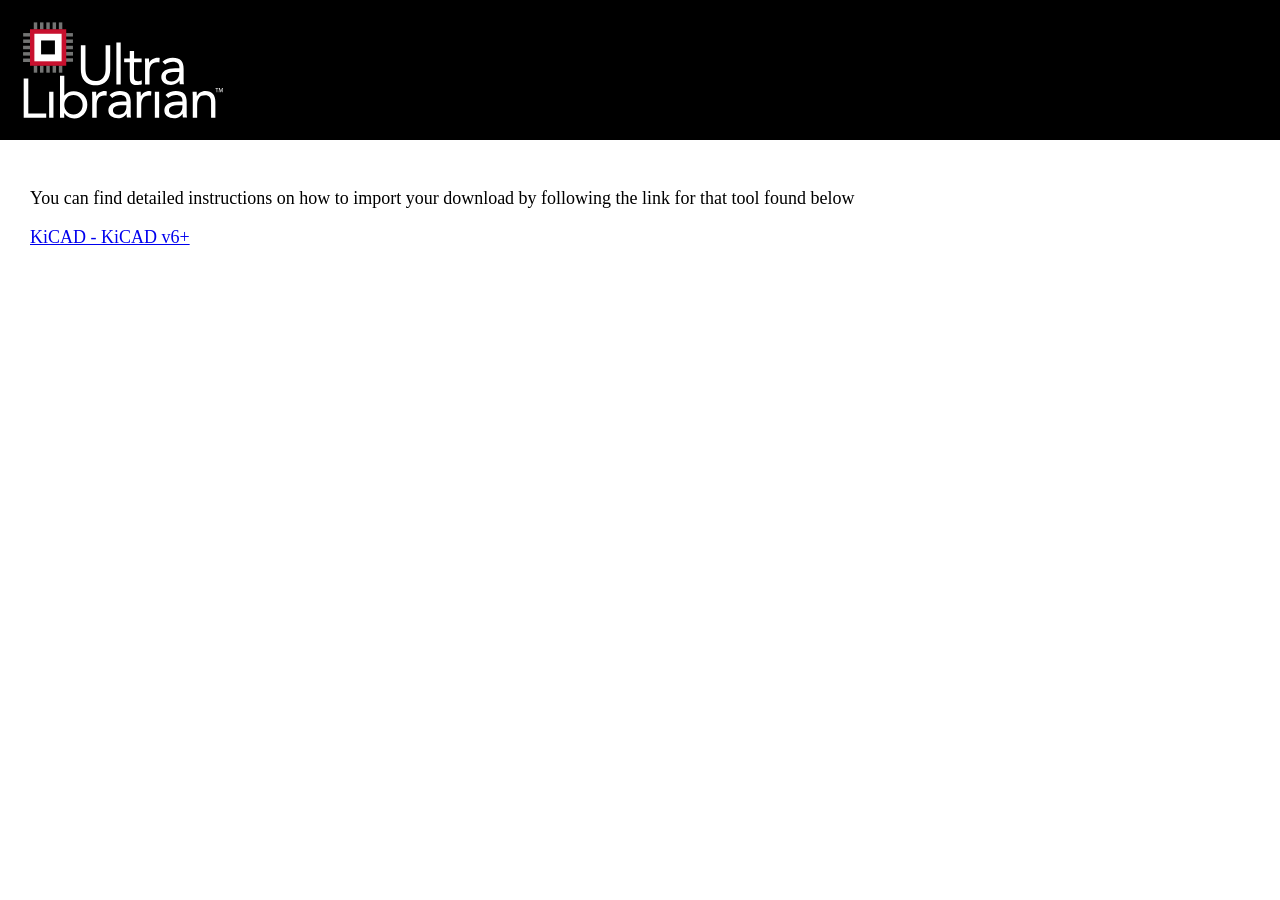
<file: hardware/electronics/user_lib/ul_ISO1042BDWVR/ImportGuides.html>
<html>
	<head>
	</head>
	<body style="padding: 0px;margin: 0px;font-size: 18px;">
		<div style="background: black;">
			<svg version="1.1" id="Layer_1" xmlns="http://www.w3.org/2000/svg" xmlns:xlink="http://www.w3.org/1999/xlink" x="0px" y="0px"
				 viewBox="0 0 266 130" style="enable-background:new 0 0 266 130; height: 100px;padding: 20px;" xml:space="preserve">
			<style type="text/css">
				.st0{fill:#FFFFFF;}
				.st1{fill:#737473;}
				.st2{fill:#C8102E;}
			</style>
			<g>
				<path class="st0" d="M117.3,32.7v31.5c0,2.8-0.3,5.4-1,7.9s-1.8,4.7-3.3,6.6c-1.5,1.9-3.5,3.4-5.9,4.5s-5.4,1.7-8.9,1.7
					s-6.5-0.6-8.9-1.7c-2.4-1.1-4.4-2.6-5.9-4.5s-2.6-4.1-3.3-6.6s-1-5.1-1-7.9V32.7h6v30.7c0,2.1,0.2,4.1,0.6,6
					c0.4,1.9,1.2,3.6,2.2,5.1s2.4,2.7,4,3.6c1.7,0.9,3.8,1.3,6.3,1.3s4.7-0.4,6.3-1.3c1.7-0.9,3-2.1,4-3.6s1.7-3.2,2.2-5.1
					c0.4-1.9,0.6-3.9,0.6-6V32.7H117.3L117.3,32.7z M125.3,83.7V29.3h5.6v54.4H125.3z M158.1,50v4.8h-9.9v16.9l0.1,3.1
					c0,0.9,0.2,1.8,0.6,2.4c0.3,0.7,0.8,1.2,1.5,1.7c0.7,0.4,1.6,0.6,2.9,0.6c0.8,0,1.7-0.1,2.5-0.3c0.9-0.2,1.7-0.5,2.4-0.9l0.2,5.1
					c-1,0.4-2,0.7-3.2,0.9s-2.3,0.3-3.3,0.3c-2,0-3.6-0.3-4.8-0.8s-2.1-1.3-2.8-2.2s-1.1-2.1-1.3-3.6s-0.3-3-0.3-4.7V54.8h-7.3V50h7.3
					v-9.6h5.6V50H158.1L158.1,50z M162.6,83.7V58c0-1.5,0-3-0.1-4.3s-0.1-2.6-0.1-3.7h5.3l0.1,2.7l0.1,2.8h0.1c0.4-0.8,0.9-1.6,1.6-2.4
					c0.7-0.8,1.5-1.5,2.5-2.1s2-1.1,3.2-1.4s2.5-0.5,3.9-0.5c0.4,0,0.8,0,1.2,0.1c0.4,0,0.8,0.1,1.2,0.3l-0.4,5.7c-1-0.3-2-0.4-3-0.4
					c-3.5,0-6,1.1-7.5,3.3c-1.6,2.2-2.3,5.3-2.3,9.2v16.4H162.6L162.6,83.7z M188.7,58l-3.5-3.7c1.7-1.8,3.8-3.1,6.2-3.9
					c2.4-0.8,4.8-1.3,7.2-1.3c5,0,8.6,1.2,10.8,3.5c2.2,2.4,3.3,5.9,3.3,10.7v14.5c0,1,0,2,0.1,3s0.2,2,0.4,2.8h-5.4
					c-0.2-0.8-0.3-1.6-0.3-2.6v-2.5h-0.1c-1.1,1.7-2.6,3.1-4.4,4.2c-1.8,1.1-4.1,1.7-6.7,1.7c-1.7,0-3.3-0.2-4.9-0.6
					c-1.5-0.4-2.8-1.1-4-1.9c-1.1-0.8-2-1.9-2.7-3.1c-0.7-1.2-1-2.7-1-4.3c0-2.8,0.7-5,2.2-6.6c1.4-1.6,3.2-2.8,5.4-3.5
					c2.1-0.8,4.4-1.2,6.9-1.4s4.7-0.3,6.8-0.3h2.2v-1c0-2.4-0.7-4.3-2.2-5.5s-3.5-1.9-6.2-1.9c-1.8,0-3.6,0.3-5.4,0.9
					C191.6,55.8,190,56.7,188.7,58L188.7,58z M207,67.5h-5.6c-3.6,0-6.5,0.5-8.6,1.5s-3.2,2.7-3.2,5c0,2.1,0.7,3.6,2.1,4.5
					s3.2,1.3,5.3,1.3c1.6,0,3.1-0.3,4.3-0.8c1.2-0.6,2.2-1.3,3.1-2.2c0.8-0.9,1.4-2,1.9-3.2c0.4-1.2,0.7-2.5,0.7-3.9L207,67.5L207,67.5
					z"/>
				<rect x="26" y="3.1" class="st1" width="4.5" height="9.3"/>
				<rect x="34.2" y="3.1" class="st1" width="4.5" height="9.3"/>
				<rect x="42.4" y="3.1" class="st1" width="4.5" height="9.3"/>
				<rect x="50.5" y="3.1" class="st1" width="4.5" height="9.3"/>
				<rect x="59.6" y="17" class="st1" width="9.2" height="4.5"/>
				<rect x="59.6" y="25.3" class="st1" width="9.2" height="4.5"/>
				<rect x="59.6" y="33.5" class="st1" width="9.2" height="4.5"/>
				<rect x="59.7" y="49.8" class="st1" width="9.2" height="4.5"/>
				<rect x="59.4" y="41.5" class="st1" width="9.5" height="4.8"/>
				<rect x="50.5" y="59.2" class="st1" width="4.5" height="9.3"/>
				<rect x="42.4" y="59.2" class="st1" width="4.5" height="9.3"/>
				<rect x="34.2" y="59.2" class="st1" width="4.5" height="9.3"/>
				<rect x="26" y="59.2" class="st1" width="4.5" height="9.3"/>
				<rect x="17.9" y="59.2" class="st1" width="4.5" height="9.3"/>
				<rect x="4" y="50.1" class="st1" width="9.2" height="4.5"/>
				<rect x="4" y="41.8" class="st1" width="9.2" height="4.5"/>
				<rect x="4" y="33.5" class="st1" width="9.2" height="4.5"/>
				<rect x="4.1" y="25.3" class="st1" width="9.2" height="4.5"/>
				<rect x="4.1" y="17" class="st1" width="9.2" height="4.5"/>
				<rect x="17.9" y="3.1" class="st1" width="4.5" height="9.3"/>
				<polygon class="st2" points="13,11.9 60.1,11.9 60.1,59.4 13,59.4 	"/>
				<rect x="18.7" y="17.9" class="st0" width="35.4" height="35.8"/>
				<rect x="27.4" y="26.6" width="18" height="18.1"/>
				<path class="st0" d="M4.8,127V76h6v45.4h23.3v5.6H4.8z M37.9,127V93.3h5.6V127H37.9z M52,127V72.6h5.6v25.6h0.1
					c1.5-1.8,3.3-3.2,5.4-4.2c2-1,4.3-1.5,6.7-1.5c2.6,0,5.1,0.4,7.2,1.3c2.2,0.9,4,2.1,5.6,3.7c1.5,1.6,2.7,3.5,3.6,5.6
					c0.9,2.2,1.3,4.5,1.3,7.1s-0.4,4.9-1.3,7.1c-0.9,2.2-2.1,4-3.6,5.6s-3.3,2.8-5.4,3.7c-2.1,0.9-4.3,1.3-6.6,1.3c-3,0-5.7-0.7-8-2
					s-3.9-2.9-5-4.9h-0.1v6L52,127L52,127z M57.6,110.2c0,1.8,0.3,3.4,0.8,4.9c0.6,1.5,1.4,2.8,2.4,4c1.1,1.1,2.3,2,3.8,2.7
					c1.5,0.6,3.1,1,4.9,1c1.8,0,3.5-0.3,4.9-1c1.5-0.6,2.7-1.5,3.8-2.7c1.1-1.1,1.9-2.4,2.4-4c0.6-1.5,0.8-3.2,0.8-4.9
					c0-1.8-0.3-3.4-0.8-4.9c-0.6-1.5-1.4-2.8-2.4-4c-1.1-1.1-2.3-2-3.8-2.7c-1.5-0.6-3.1-1-4.9-1c-1.8,0-3.5,0.3-4.9,1
					c-1.5,0.6-2.7,1.5-3.8,2.7c-1.1,1.1-1.9,2.4-2.4,4C57.9,106.8,57.6,108.4,57.6,110.2L57.6,110.2z M93.9,127v-25.7
					c0-1.5,0-3-0.1-4.3s-0.1-2.6-0.1-3.7H99l0.1,2.7l0.1,2.8h0.1c0.4-0.8,0.9-1.6,1.6-2.4c0.7-0.8,1.5-1.5,2.5-2.1s2-1.1,3.2-1.4
					c1.2-0.4,2.5-0.5,3.9-0.5c0.4,0,0.8,0,1.2,0.1c0.4,0,0.8,0.1,1.2,0.3l-0.4,5.7c-1-0.3-2-0.4-3-0.4c-3.5,0-6,1.1-7.5,3.3
					c-1.6,2.2-2.3,5.3-2.3,9.2V127L93.9,127L93.9,127z M119.9,101.3l-3.5-3.7c1.7-1.8,3.8-3.1,6.2-3.9c2.4-0.8,4.8-1.3,7.2-1.3
					c5,0,8.6,1.2,10.8,3.5s3.3,5.9,3.3,10.7v14.5c0,1,0,2,0.1,3s0.2,2,0.4,2.8H139c-0.2-0.8-0.3-1.6-0.3-2.6v-2.5h-0.1
					c-1.1,1.7-2.6,3.1-4.4,4.2c-1.8,1.1-4.1,1.7-6.7,1.7c-1.7,0-3.3-0.2-4.9-0.6s-2.8-1.1-4-1.9c-1.1-0.8-2-1.9-2.7-3.1
					c-0.7-1.2-1-2.7-1-4.3c0-2.8,0.7-5,2.2-6.6c1.4-1.6,3.2-2.8,5.4-3.5c2.1-0.8,4.4-1.2,6.9-1.4s4.7-0.3,6.8-0.3h2.2v-1
					c0-2.4-0.7-4.3-2.2-5.5s-3.5-1.9-6.2-1.9c-1.8,0-3.6,0.3-5.4,0.9C122.8,99.2,121.3,100.1,119.9,101.3L119.9,101.3z M138.3,110.8
					h-5.6c-3.6,0-6.5,0.5-8.6,1.5s-3.2,2.7-3.2,5c0,2.1,0.7,3.6,2.1,4.5c1.4,0.9,3.2,1.3,5.3,1.3c1.6,0,3.1-0.3,4.3-0.8
					c1.2-0.6,2.2-1.3,3.1-2.2c0.8-0.9,1.4-2,1.9-3.2c0.4-1.2,0.7-2.5,0.7-3.9V110.8L138.3,110.8z M151.8,127v-25.7c0-1.5,0-3-0.1-4.3
					s-0.1-2.6-0.1-3.7h5.3L157,96l0.1,2.8h0.1c0.4-0.8,0.9-1.6,1.6-2.4c0.7-0.8,1.5-1.5,2.5-2.1s2-1.1,3.2-1.4c1.2-0.4,2.5-0.5,3.9-0.5
					c0.4,0,0.8,0,1.2,0.1c0.4,0,0.8,0.1,1.2,0.3l-0.4,5.7c-1-0.3-2-0.4-3-0.4c-3.5,0-6,1.1-7.5,3.3c-1.6,2.2-2.3,5.3-2.3,9.2V127
					L151.8,127L151.8,127z M175.3,127V93.3h5.6V127H175.3z M192.7,101.3l-3.5-3.7c1.7-1.8,3.8-3.1,6.2-3.9c2.4-0.8,4.8-1.3,7.2-1.3
					c5,0,8.6,1.2,10.8,3.5c2.2,2.4,3.3,5.9,3.3,10.7v14.5c0,1,0,2,0.1,3s0.2,2,0.4,2.8h-5.4c-0.2-0.8-0.3-1.6-0.3-2.6v-2.5h-0.1
					c-1.1,1.7-2.6,3.1-4.4,4.2c-1.8,1.1-4.1,1.7-6.7,1.7c-1.7,0-3.3-0.2-4.9-0.6c-1.5-0.4-2.8-1.1-4-1.9c-1.1-0.8-2-1.9-2.7-3.1
					c-0.7-1.2-1-2.7-1-4.3c0-2.8,0.7-5,2.2-6.6c1.4-1.6,3.2-2.8,5.4-3.5c2.1-0.8,4.4-1.2,6.9-1.4s4.7-0.3,6.8-0.3h2.2v-1
					c0-2.4-0.7-4.3-2.2-5.5s-3.5-1.9-6.2-1.9c-1.8,0-3.6,0.3-5.4,0.9C195.6,99.2,194.1,100.1,192.7,101.3L192.7,101.3z M211.1,110.8
					h-5.6c-3.6,0-6.5,0.5-8.6,1.5s-3.2,2.7-3.2,5c0,2.1,0.7,3.6,2.1,4.5s3.2,1.3,5.3,1.3c1.6,0,3.1-0.3,4.3-0.8
					c1.2-0.6,2.2-1.3,3.1-2.2c0.8-0.9,1.4-2,1.9-3.2c0.4-1.2,0.7-2.5,0.7-3.9L211.1,110.8L211.1,110.8z M224.6,127v-25.7
					c0-1.5,0-3-0.1-4.3s-0.1-2.6-0.1-3.7h5.3l0.1,2.7l0.1,2.8h0.1c0.4-0.8,0.9-1.6,1.6-2.4c0.7-0.8,1.5-1.5,2.5-2.1s2-1.1,3.2-1.4
					c1.2-0.4,2.5-0.5,3.9-0.5c2.2,0,4.1,0.3,5.7,1s2.9,1.6,4,2.8s1.8,2.7,2.3,4.4s0.8,3.6,0.8,5.6V127h-5.6v-20.2
					c0-2.8-0.6-5.1-1.9-6.7c-1.2-1.6-3.2-2.4-5.8-2.4c-1.8,0-3.4,0.3-4.7,0.9c-1.3,0.6-2.4,1.5-3.2,2.7c-0.8,1.2-1.5,2.5-1.9,4.1
					s-0.6,3.3-0.6,5.3v16.4h-5.7V127z"/>
				<g>
					<path class="st0" d="M255.6,89H254v-0.6h4V89h-1.6v4.8h-0.7L255.6,89L255.6,89z"/>
					<path class="st0" d="M263.1,91.5c0-0.8-0.1-1.7-0.1-2.3l0,0c-0.2,0.6-0.4,1.3-0.7,2l-1,2.6h-0.5l-0.9-2.6
						c-0.3-0.8-0.5-1.5-0.6-2.1l0,0c0,0.7-0.1,1.6-0.1,2.4l-0.1,2.3h-0.7l0.4-5.4h0.9l0.9,2.6c0.2,0.7,0.4,1.3,0.5,1.8l0,0
						c0.1-0.5,0.3-1.1,0.6-1.8l1-2.6h0.9l0.3,5.4h-0.7L263.1,91.5z"/>
				</g>
			</g>
			</svg>
		</div>
		<div style="padding:30px;">
			<p>You can find detailed instructions on how to import your download by following the link for that tool found below</p>
			<p><p><a href="https://app.ultralibrarian.com/content/help?kicad.htm">KiCAD - KiCAD v6+</a></p></p>			
		</div>
	</body>
</html>
</file>
<file: software/can_fd_sim/static/css/style.css>
/* ─── CAN / CAN-FD SCADA Industrial Design System ────────────── */
/* Based on True Black Industrial SCADA Palette (Zero Violet / Ánh Tím = 0) */

:root {
  --bg-app:        #000000;   /* Pure OLED True Black */
  --bg-surface:    #080808;   /* Pitch Dark Solid Card Panel */
  --bg-surface-sub:#101010;   /* Neutral Deep Zinc Container */
  --bg-surface-alt:#161616;   /* Elevated Container */
  
  --border-light:  #1c1c1c;   /* 1px Fine Neutral Dark Border */
  --border-subtle: #141414;
  --border-color:  #242424;   /* Technical Grid Line */
  --border-focus:  #00e5ff;   /* Pure Cyber Cyan */

  --text-primary:  #ededed;   /* Crisp Pure Off-White */
  --text-secondary:#a1a1aa;   /* Neutral 400 */
  --text-muted:    #666666;   /* Neutral 500 */
  --text-heading:  #ffffff;

  --primary-main:  #00e5ff;   /* High-vis SCADA Cyan */
  --primary-hover: #38bdf8;
  --primary-bg:    rgba(0, 229, 255, 0.12);

  /* Industrial Status Indicators */
  --ok-main:       #10b981;   /* Emerald 500 */
  --ok-bg:         rgba(16, 185, 129, 0.12);
  --ok-border:     rgba(16, 185, 129, 0.35);

  --warn-main:     #f59e0b;   /* Amber 500 */
  --warn-bg:       rgba(245, 158, 11, 0.12);
  --warn-border:   rgba(245, 158, 11, 0.35);

  --danger-main:   #ef4444;   /* Red 500 */
  --danger-bg:     rgba(239, 68, 68, 0.15);
  --danger-border: rgba(239, 68, 68, 0.4);

  --font-sans:     "Plus Jakarta Sans", "Inter", -apple-system, BlinkMacSystemFont, "Segoe UI", Roboto, sans-serif;
  --font-mono:     "JetBrains Mono", ui-monospace, SFMono-Regular, Menlo, monospace;

  --radius-sm:     4px;
  --radius-md:     6px;
  --radius-lg:     8px;
}

*, *::before, *::after {
  box-sizing: border-box;
  margin: 0;
  padding: 0;
}

html {
  font-size: 13px;
  -webkit-font-smoothing: antialiased;
}

body {
  background-color: var(--bg-app);
  color: var(--text-primary);
  font-family: var(--font-sans);
  line-height: 1.4;
  min-height: 100vh;
}

.mono {
  font-family: var(--font-mono);
  font-feature-settings: "tnum";
}

/* ─── Topbar / Header (SCADA Integrated Connectivity) ─────── */
#topbar {
  background: var(--bg-surface);
  height: 48px;
  border-bottom: 1px solid var(--border-light);
  display: flex;
  align-items: center;
  justify-content: space-between;
  padding: 0 16px;
  position: sticky;
  top: 0;
  z-index: 100;
  gap: 12px;
}

.brand-group {
  display: flex;
  align-items: center;
  gap: 10px;
  flex-shrink: 0;
}

.brand-logo {
  width: 26px;
  height: 26px;
  background: var(--primary-main);
  color: #000000;
  border-radius: var(--radius-sm);
  display: flex;
  align-items: center;
  justify-content: center;
  font-weight: 900;
  font-family: var(--font-mono);
  font-size: 12px;
}

.brand-title {
  font-size: 13.5px;
  font-weight: 800;
  color: var(--text-heading);
  letter-spacing: -0.2px;
  display: flex;
  align-items: center;
  gap: 6px;
}

.badge-v2 {
  font-size: 9px;
  font-weight: 800;
  padding: 1px 5px;
  background: var(--primary-main);
  color: #000000;
  border-radius: 2px;
  letter-spacing: 0.5px;
  font-family: var(--font-mono);
}

.header-center-hub {
  display: flex;
  align-items: center;
  gap: 8px;
  flex-wrap: wrap;
}

.status-chip {
  display: inline-flex;
  align-items: center;
  gap: 6px;
  background: var(--bg-surface-sub);
  border: 1px solid var(--border-light);
  padding: 3px 8px;
  border-radius: var(--radius-sm);
  font-size: 11px;
  flex-shrink: 0;
}

.chip-label {
  color: var(--text-muted);
  font-weight: 700;
  font-size: 9.5px;
  text-transform: uppercase;
  font-family: var(--font-mono);
}

.chip-val {
  font-weight: 700;
  color: var(--text-primary);
}

.pulse-dot {
  width: 7px;
  height: 7px;
  border-radius: 50%;
  background: #52525b;
}

.pulse-dot.online {
  background: var(--ok-main);
  box-shadow: 0 0 0 2px var(--ok-border);
}

.pulse-dot.tripped {
  background: var(--danger-main);
  box-shadow: 0 0 0 2px var(--danger-border);
}

/* Header E-Stop and Mode Buttons */
.header-actions {
  display: flex;
  align-items: center;
  gap: 8px;
}

.btn-estop-hard {
  background: var(--danger-main);
  color: #ffffff;
  border: 1px solid #f87171;
  border-radius: var(--radius-sm);
  font-family: var(--font-mono);
  font-weight: 800;
  font-size: 11.5px;
  padding: 6px 16px;
  cursor: pointer;
  letter-spacing: 0.5px;
  text-transform: uppercase;
  transition: all 0.15s ease;
}

.btn-estop-hard:hover {
  background: #dc2626;
  box-shadow: 0 0 10px rgba(239, 68, 68, 0.5);
}

.btn-estop-hard.tripped {
  background: #991b1b;
  border-color: #ffffff;
  animation: estopBlink 0.8s infinite alternate;
}

@keyframes estopBlink {
  from { background: #dc2626; }
  to { background: #450a0a; }
}

.btn-scada {
  background: var(--bg-surface-sub);
  border: 1px solid var(--border-color);
  color: var(--text-primary);
  font-family: var(--font-mono);
  font-size: 11px;
  font-weight: 700;
  padding: 5px 12px;
  border-radius: var(--radius-sm);
  cursor: pointer;
  transition: all 0.15s ease;
}

.btn-scada:hover {
  background: var(--bg-surface-alt);
  border-color: var(--primary-main);
  color: var(--primary-main);
}

.btn-scada.active {
  background: var(--primary-bg);
  border-color: var(--primary-main);
  color: var(--primary-main);
}

/* ─── SCADA Strip Sub-Header (Scenario Selector) ─────────────── */
.scada-substrip {
  background: var(--bg-surface-sub);
  border-bottom: 1px solid var(--border-light);
  padding: 6px 16px;
  display: flex;
  align-items: center;
  justify-content: space-between;
  gap: 8px;
  overflow-x: auto;
}

.substrip-label {
  font-size: 10px;
  font-weight: 800;
  color: var(--text-muted);
  text-transform: uppercase;
  letter-spacing: 0.5px;
  white-space: nowrap;
  font-family: var(--font-mono);
}

.substrip-buttons {
  display: flex;
  align-items: center;
  gap: 6px;
  flex-wrap: nowrap;
}

.btn-scenario-strip {
  background: var(--bg-surface);
  border: 1px solid var(--border-light);
  color: var(--text-secondary);
  font-family: var(--font-mono);
  font-size: 10.5px;
  font-weight: 700;
  padding: 4px 10px;
  border-radius: var(--radius-sm);
  cursor: pointer;
  white-space: nowrap;
  transition: all 0.15s ease;
}

.btn-scenario-strip:hover {
  border-color: var(--primary-main);
  color: var(--text-primary);
}

.btn-scenario-strip.active {
  background: var(--primary-bg);
  border-color: var(--primary-main);
  color: var(--primary-main);
}

/* ─── Main Content Grid ──────────────────────────────────────── */
.main-scada-grid {
  padding: 12px 16px;
  display: flex;
  flex-direction: column;
  gap: 12px;
  max-width: 1720px;
  margin: 0 auto;
}

/* SCADA Industrial Panel */
.scada-panel {
  background: var(--bg-surface);
  border: 1px solid var(--border-light);
  border-radius: var(--radius-md);
  overflow: hidden;
}

.panel-header {
  background: var(--bg-surface-sub);
  border-bottom: 1px solid var(--border-light);
  padding: 8px 14px;
  display: flex;
  align-items: center;
  justify-content: space-between;
  gap: 8px;
}

.panel-title {
  font-size: 11.5px;
  font-weight: 800;
  color: var(--text-heading);
  letter-spacing: 0.2px;
  text-transform: uppercase;
  display: flex;
  align-items: center;
  gap: 8px;
  font-family: var(--font-mono);
}

.panel-title-badge {
  font-size: 9.5px;
  font-weight: 700;
  padding: 1px 6px;
  border-radius: 2px;
  background: rgba(255, 255, 255, 0.08);
  color: var(--text-secondary);
}

/* ─── Metric Gauges Row ──────────────────────────────────────── */
.metric-row {
  display: grid;
  grid-template-columns: repeat(auto-fit, minmax(220px, 1fr));
  gap: 10px;
}

.metric-cell {
  background: var(--bg-surface);
  border: 1px solid var(--border-light);
  border-radius: var(--radius-sm);
  padding: 10px 12px;
  display: flex;
  flex-direction: column;
  gap: 4px;
}

.metric-cell-lbl {
  font-size: 9.5px;
  font-weight: 700;
  color: var(--text-muted);
  text-transform: uppercase;
  letter-spacing: 0.5px;
  font-family: var(--font-mono);
  display: flex;
  justify-content: space-between;
}

.metric-cell-val {
  font-size: 18px;
  font-weight: 800;
  color: var(--text-primary);
  font-family: var(--font-mono);
}

.metric-sub {
  font-size: 10px;
  color: var(--text-muted);
  font-family: var(--font-mono);
}

/* Progress bar for bus load */
.seg-track {
  height: 4px;
  background: #1c1c1c;
  border-radius: 2px;
  overflow: hidden;
  margin-top: 4px;
}

.seg-fill {
  height: 100%;
  background: var(--ok-main);
  transition: width 0.2s ease, background 0.2s ease;
}

/* ─── Dual-Arm Telemetry Split (Tables) ──────────────────────── */
.dual-arm-split {
  display: grid;
  grid-template-columns: 1fr 1fr;
  gap: 12px;
}

@media (max-width: 1200px) {
  .dual-arm-split {
    grid-template-columns: 1fr;
  }
}

/* Industrial Data Table */
.scada-table-wrap {
  overflow-x: auto;
}

.scada-table {
  width: 100%;
  border-collapse: collapse;
  font-size: 11px;
  font-family: var(--font-mono);
}

.scada-table th {
  background: #0d0d0d;
  color: var(--text-muted);
  text-align: left;
  padding: 6px 8px;
  font-weight: 700;
  font-size: 9.5px;
  text-transform: uppercase;
  letter-spacing: 0.5px;
  border-bottom: 1px solid var(--border-light);
  white-space: nowrap;
}

.scada-table td {
  padding: 5px 8px;
  border-bottom: 1px solid #141414;
  white-space: nowrap;
  color: var(--text-primary);
}

.scada-table tr:hover td {
  background: rgba(255, 255, 255, 0.02);
}

.scada-table tr.offline td {
  opacity: 0.4;
}

/* Status Badges */
.tag-ok {
  display: inline-block;
  padding: 1px 5px;
  background: var(--ok-bg);
  border: 1px solid var(--ok-border);
  color: var(--ok-main);
  border-radius: 2px;
  font-weight: 700;
  font-size: 9.5px;
}

.tag-warn {
  display: inline-block;
  padding: 1px 5px;
  background: var(--warn-bg);
  border: 1px solid var(--warn-border);
  color: var(--warn-main);
  border-radius: 2px;
  font-weight: 700;
  font-size: 9.5px;
}

.tag-danger {
  display: inline-block;
  padding: 1px 5px;
  background: var(--danger-bg);
  border: 1px solid var(--danger-border);
  color: var(--danger-main);
  border-radius: 2px;
  font-weight: 700;
  font-size: 9.5px;
}

/* Small Table Buttons */
.btn-tbl {
  background: var(--bg-surface-sub);
  border: 1px solid var(--border-color);
  color: var(--text-secondary);
  font-family: var(--font-mono);
  font-size: 9.5px;
  font-weight: 700;
  padding: 2px 6px;
  border-radius: 2px;
  cursor: pointer;
}

.btn-tbl:hover {
  background: #202020;
  color: var(--text-primary);
  border-color: var(--primary-main);
}

/* ─── Oscillogram & Audit Trail Row ──────────────────────────── */
.bottom-tools-row {
  display: grid;
  grid-template-columns: 1.3fr 0.7fr;
  gap: 12px;
}

@media (max-width: 1100px) {
  .bottom-tools-row {
    grid-template-columns: 1fr;
  }
}

/* Waterfall Canvas */
#waterfallCanvas {
  width: 100%;
  height: 90px;
  background: #040404;
  display: block;
}

.waterfall-legend {
  background: var(--bg-surface-sub);
  border-top: 1px solid var(--border-light);
  padding: 4px 10px;
  display: flex;
  align-items: center;
  gap: 14px;
  font-size: 9.5px;
  font-family: var(--font-mono);
  color: var(--text-muted);
}

.w-item {
  display: flex;
  align-items: center;
  gap: 5px;
}

.w-color {
  width: 8px;
  height: 8px;
  border-radius: 1px;
}

/* Audit Log */
.scada-log-box {
  height: 120px;
  overflow-y: auto;
  background: #040404;
  padding: 8px 10px;
  font-family: var(--font-mono);
  font-size: 10.5px;
  display: flex;
  flex-direction: column;
  gap: 3px;
}

.log-line {
  display: flex;
  gap: 8px;
  line-height: 1.3;
}

.log-ts { color: var(--primary-main); opacity: 0.8; }
.log-estop { color: #f87171; font-weight: 700; }
.log-warn { color: #fbbf24; }
.log-ok { color: #a1a1aa; }

/* Custom Scrollbar */
::-webkit-scrollbar {
  width: 5px;
  height: 5px;
}

::-webkit-scrollbar-track {
  background: #000000;
}

::-webkit-scrollbar-thumb {
  background: #242424;
  border-radius: 2px;
}

::-webkit-scrollbar-thumb:hover {
  background: var(--primary-main);
}
</file>
